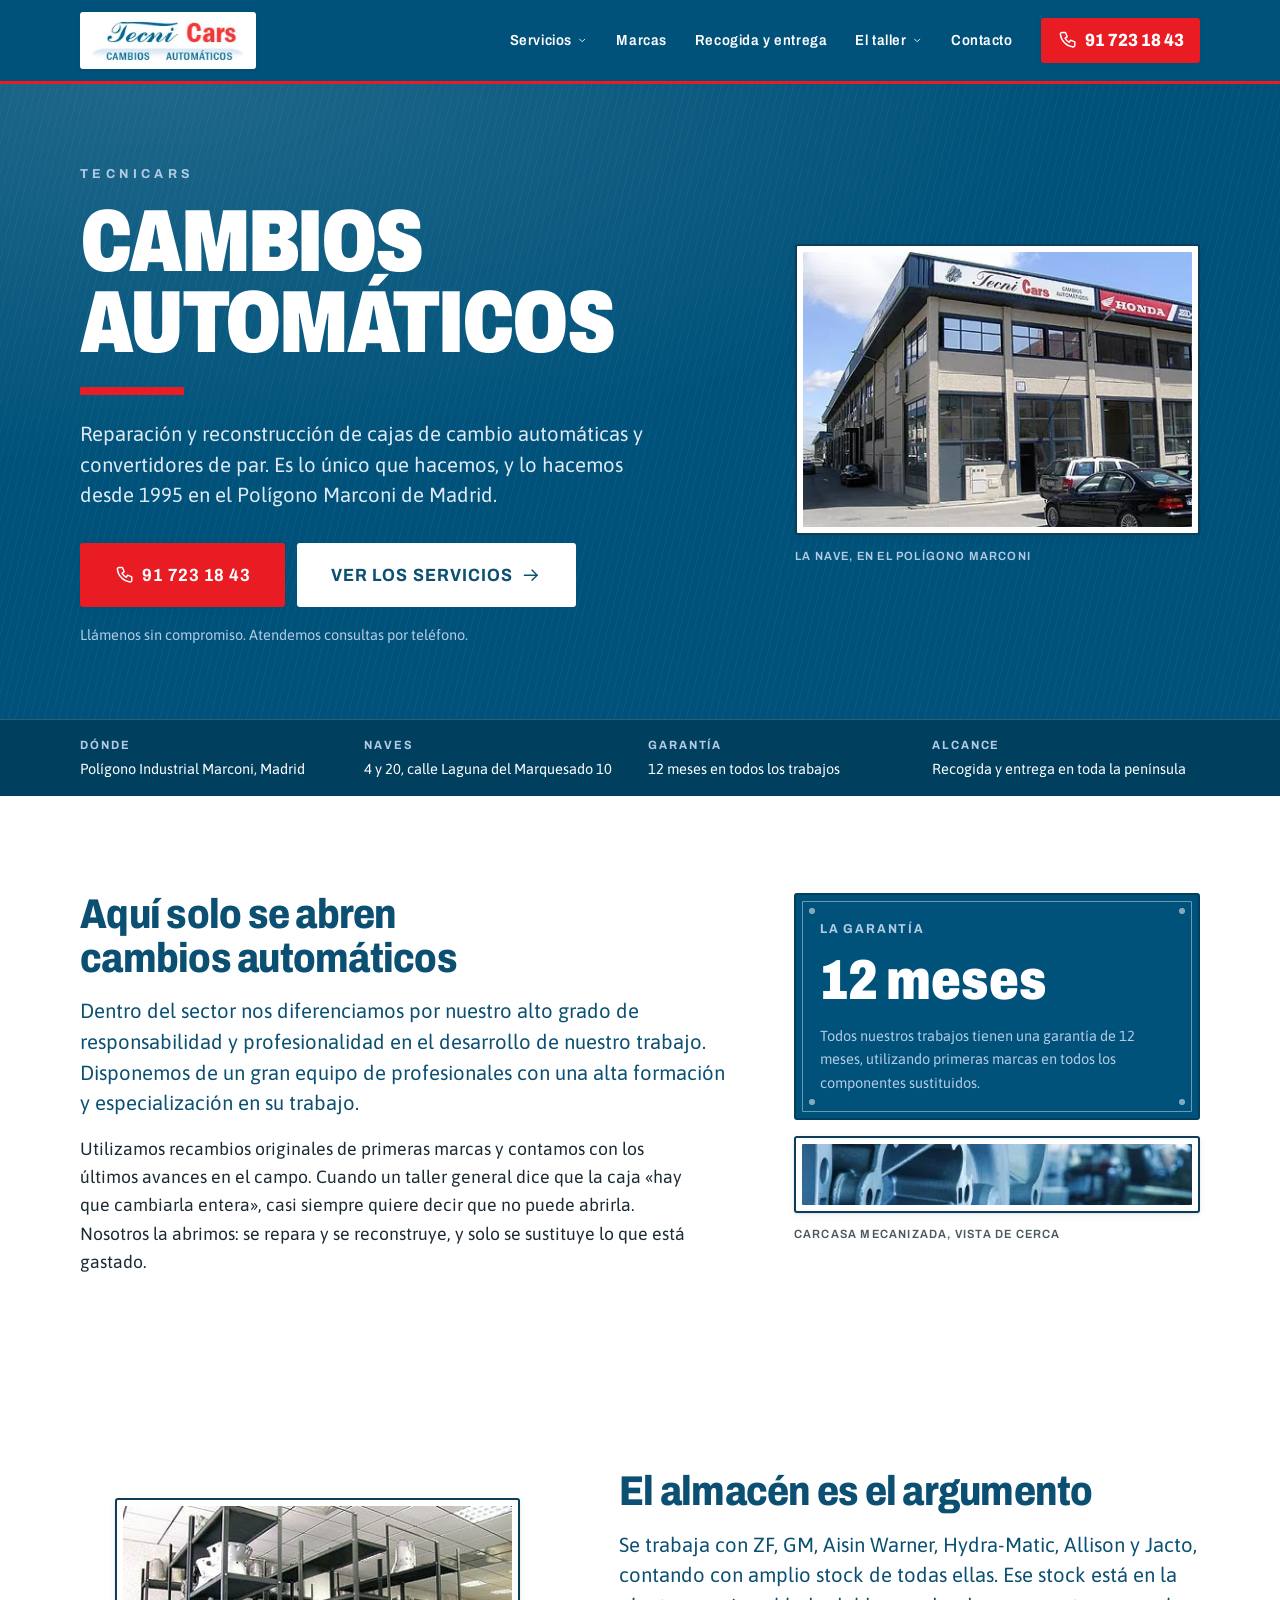
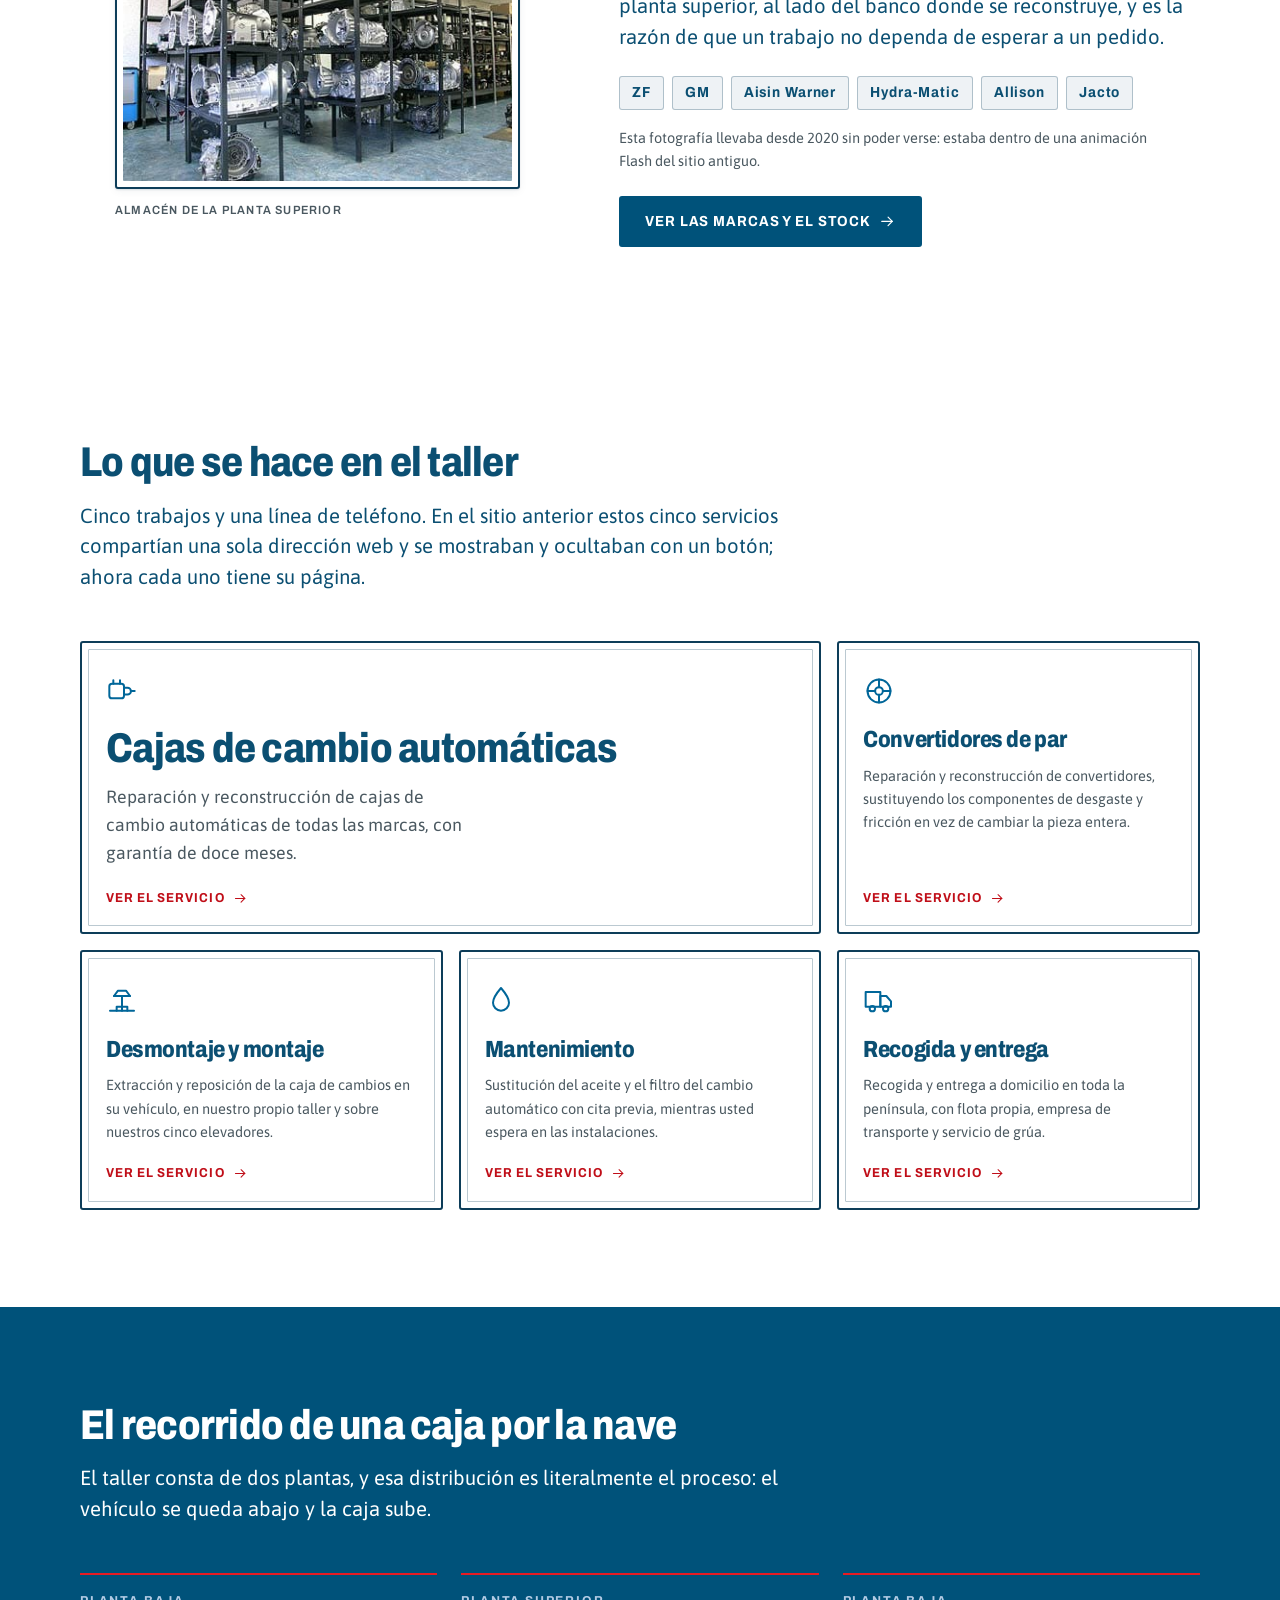
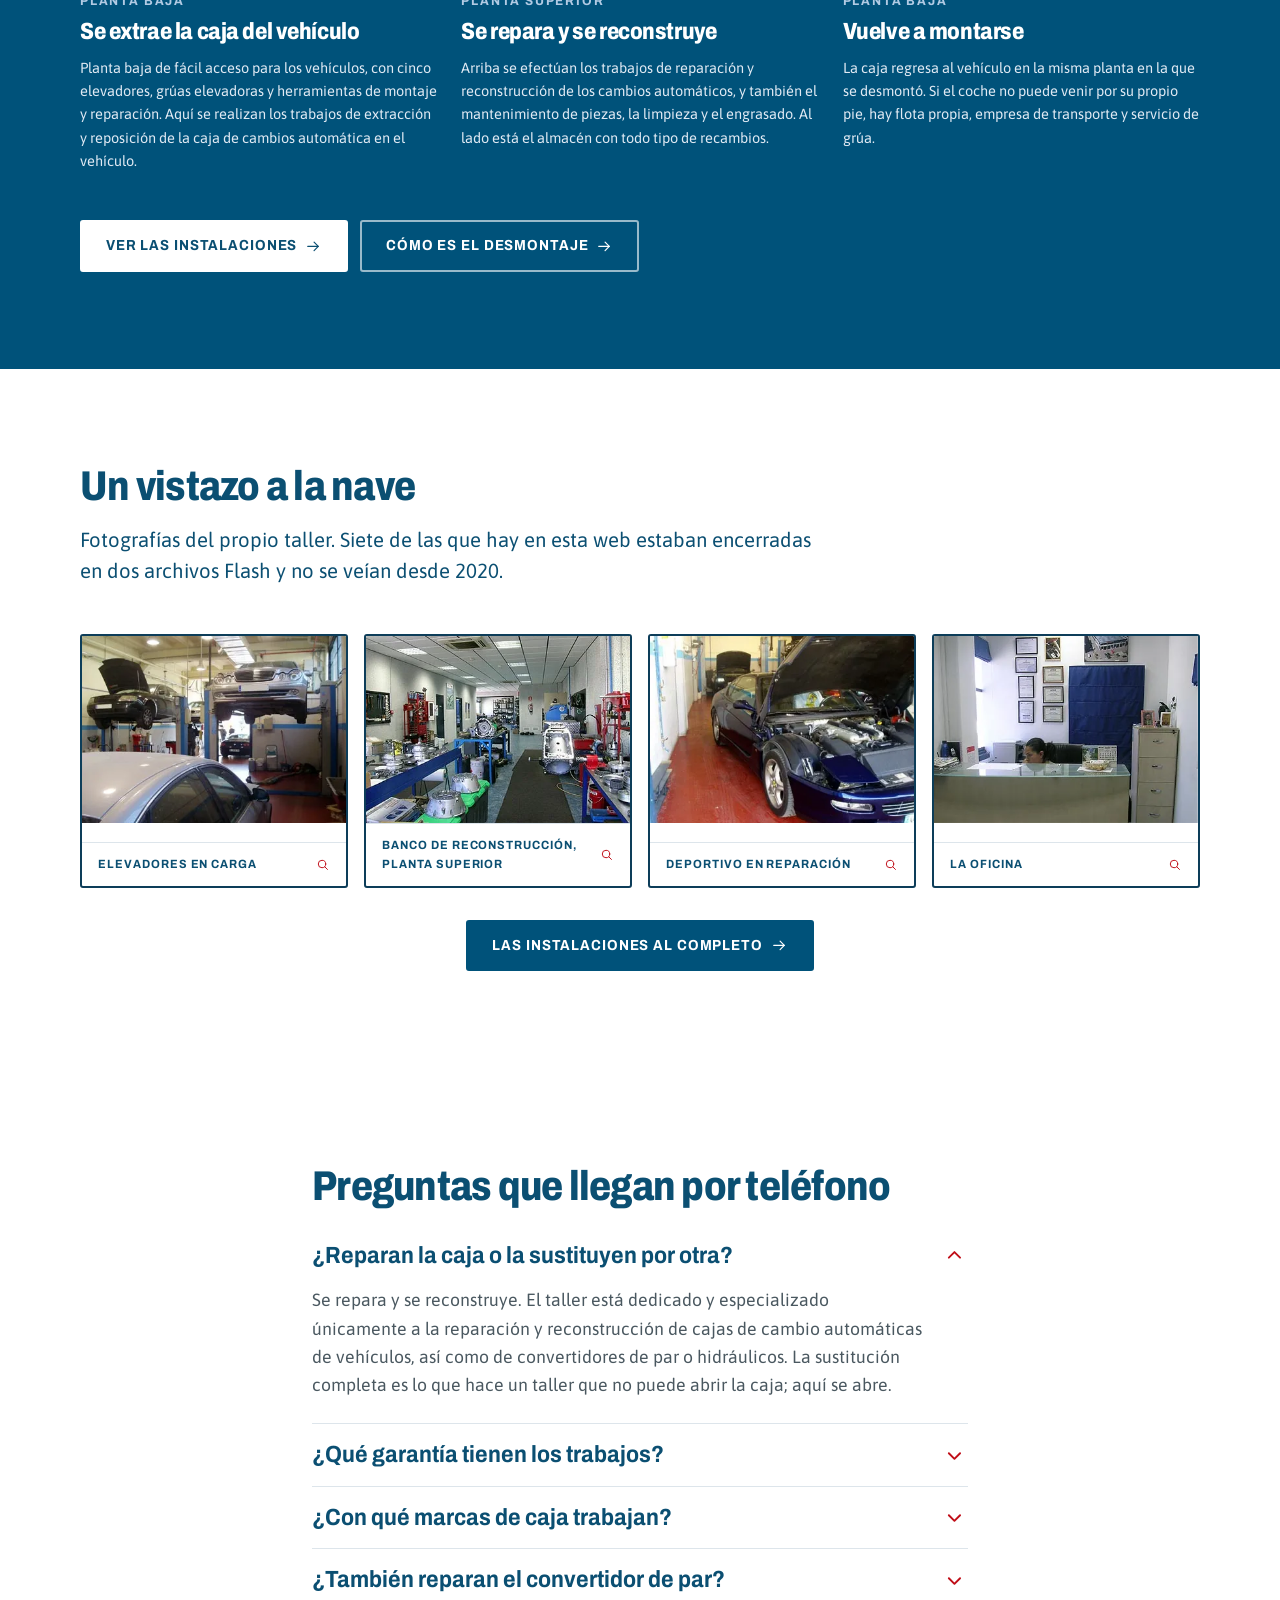
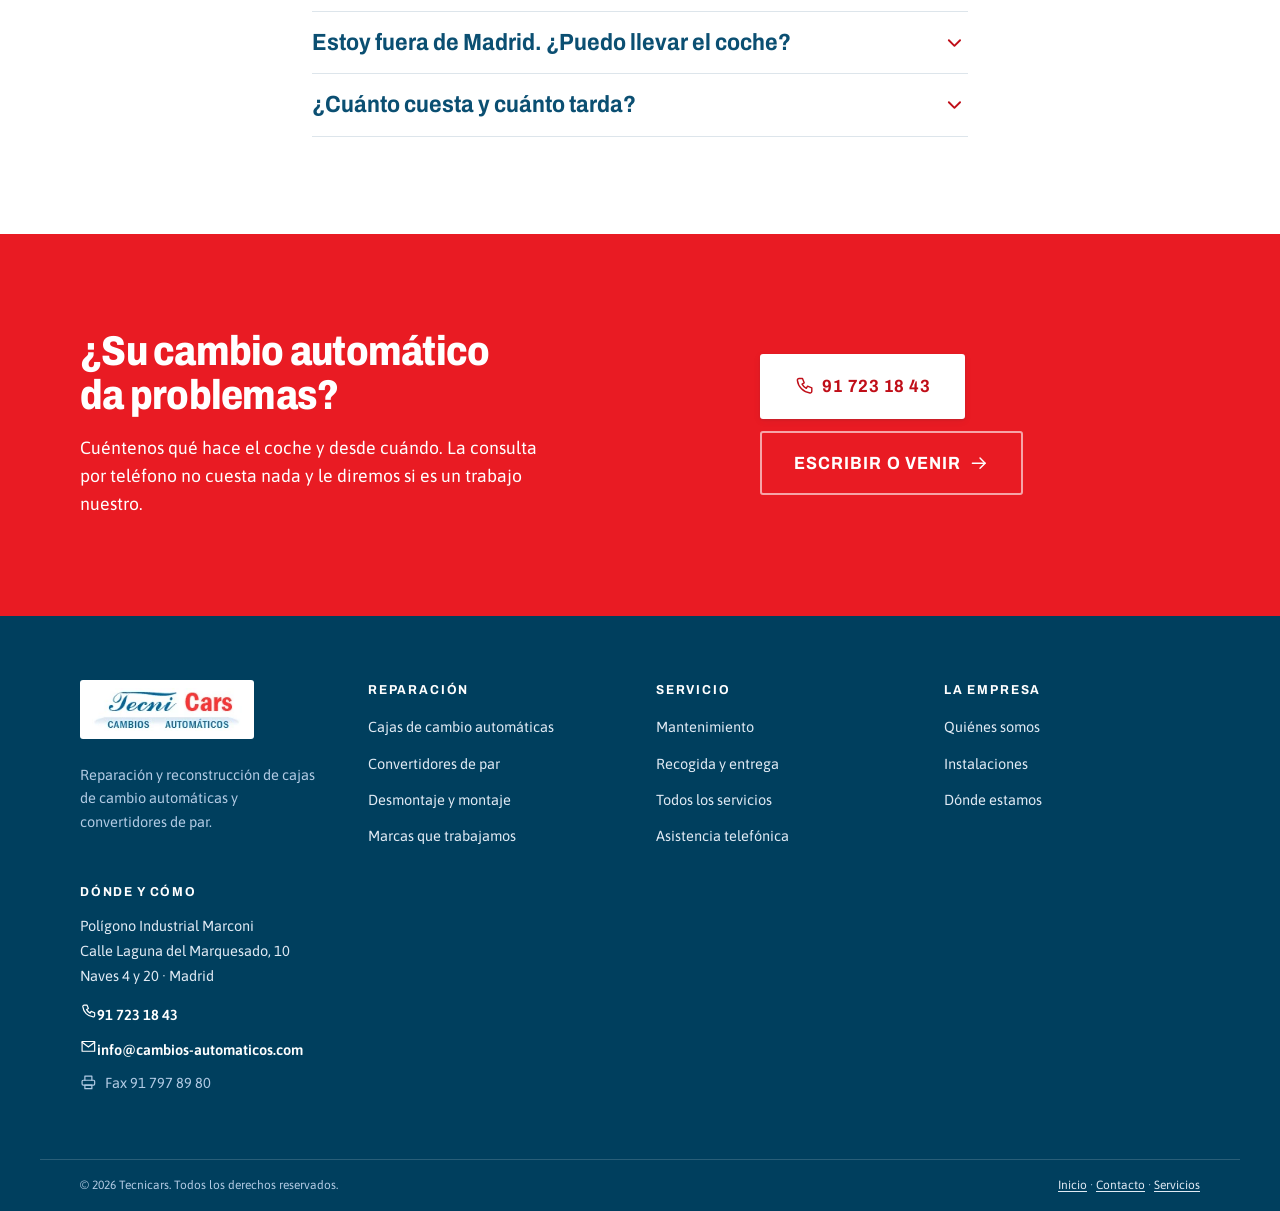
<file: index.html>
<!doctype html>
<html lang="es">
<head>
<!--
  DIRECCIÓN DE DISEÑO — «RÓTULO DE NAVE»

  TESIS: un taller que solo abre cambios automáticos se presenta con el oficio
  de su propio letrero de fachada, no con la foto oscura de motor y las tres
  tarjetas de icono que publica todo el sector.

  MUNDO PROPIO: placas esmaltadas de doble filete sobre esmalte azul #00527a,
  letra de rótulo Archivo condensada y pesada, barra roja #e91b23 de acento,
  aluminio claro para leer. Toda fotografía va montada como placa a su tamaño
  nativo: el material del dominio no pasa de 466 px y no se amplía nunca.

  RELATO: el visitante entiende en un vistazo que aquí se repara la caja en
  vez de sustituirla, lo comprueba viendo el almacén y el banco, y llama.

  PRIMER GOLPE DE VISTA: tablero azul a todo ancho, «CAMBIOS AUTOMÁTICOS» en
  letra de rótulo, teléfono en placa roja a la izquierda, fachada real montada
  a la derecha y banda de datos de nave debajo.

  FORMA: candidata 7 de 7 de la lista ordenada; tirada ae4dd6d5, en modo
  degradado (sin retadores).
-->
<meta charset="utf-8">
<meta name="viewport" content="width=device-width, initial-scale=1, viewport-fit=cover">
<title>Tecnicars · Reparación de cambios automáticos en Madrid</title>
<meta name="description" content="Taller especializado únicamente en reparar y reconstruir cajas de cambio automáticas y convertidores de par. Polígono Marconi, Madrid. Garantía de 12 meses.">
<link rel="canonical" href="https://www.cambios-automaticos.com/">
<meta property="og:type" content="website">
<meta property="og:locale" content="es_ES">
<meta property="og:site_name" content="Tecnicars Cambios Automáticos">
<meta property="og:title" content="Tecnicars · Reparación de cambios automáticos en Madrid">
<meta property="og:description" content="Taller especializado únicamente en reparar y reconstruir cajas de cambio automáticas y convertidores de par. Polígono Marconi, Madrid. Garantía de 12 meses.">
<meta property="og:url" content="https://www.cambios-automaticos.com/">
<meta property="og:image" content="https://www.cambios-automaticos.com/assets/img/og-tecnicars.jpg">
<meta property="og:image:width" content="1200">
<meta property="og:image:height" content="630">
<meta property="og:image:alt" content="Logotipo de Tecnicars Cambios Automáticos junto a la estantería del almacén de cajas de cambio.">
<meta name="twitter:card" content="summary_large_image">
<meta name="twitter:title" content="Tecnicars · Reparación de cambios automáticos en Madrid">
<meta name="twitter:description" content="Taller especializado únicamente en reparar y reconstruir cajas de cambio automáticas y convertidores de par. Polígono Marconi, Madrid. Garantía de 12 meses.">
<meta name="twitter:image" content="https://www.cambios-automaticos.com/assets/img/og-tecnicars.jpg">
<meta name="theme-color" content="#00527a">
<link rel="icon" href="favicon.svg" type="image/svg+xml">
<link rel="icon" href="favicon-32.png" sizes="32x32" type="image/png">
<link rel="apple-touch-icon" href="apple-touch-icon.png">
<link rel="preconnect" href="https://fonts.googleapis.com">
<link rel="preconnect" href="https://fonts.gstatic.com" crossorigin>
<link rel="stylesheet" href="https://fonts.googleapis.com/css2?family=Archivo:wdth,wght@62..125,400..900&amp;family=Asap:ital,wght@0,400..700;1,400..600&amp;display=swap">
<link rel="stylesheet" href="assets/css/site.css">
<!-- Marca el documento como «con JavaScript» antes de que pinte nada, para
     que las animaciones de entrada solo existan si van a poder ejecutarse.
     Sin esta clase, todo el contenido se ve de entrada, sin animación. -->
<script>document.documentElement.className+=" js";</script>

<script type="application/ld+json">[{"@context":"https://schema.org","@type":"AutoRepair","@id":"https://www.cambios-automaticos.com/#negocio","name":"Tecnicars Cambios Automáticos","alternateName":"Tecnicars","url":"https://www.cambios-automaticos.com/","telephone":"+34 91 723 18 43","faxNumber":"+34 91 797 89 80","email":"info@cambios-automaticos.com","image":"https://www.cambios-automaticos.com/assets/img/nave-exterior.jpg","logo":"https://www.cambios-automaticos.com/assets/img/logotipo-tecnicars.png","foundingDate":"1995","description":"Taller especializado únicamente en la reparación y reconstrucción de cajas de cambio automáticas y convertidores de par. Polígono Industrial Marconi, Madrid.","address":{"@type":"PostalAddress","streetAddress":"Calle Laguna del Marquesado, 10, Naves 4 y 20 (Polígono Industrial Marconi)","addressLocality":"Madrid","addressRegion":"Madrid","addressCountry":"ES"},"areaServed":[{"@type":"City","name":"Madrid"},{"@type":"Country","name":"España"}],"knowsAbout":["ZF","GM","Aisin Warner","Hydra-Matic","Allison","Jacto"],"hasOfferCatalog":{"@type":"OfferCatalog","name":"Servicios de Tecnicars","itemListElement":[{"@type":"Offer","itemOffered":{"@type":"Service","name":"Cajas de cambio automáticas","description":"Reparación y reconstrucción de cajas de cambio automáticas de todas las marcas, con garantía de doce meses."}},{"@type":"Offer","itemOffered":{"@type":"Service","name":"Convertidores de par","description":"Reparación y reconstrucción de convertidores, sustituyendo los componentes de desgaste y fricción en vez de cambiar la pieza entera."}},{"@type":"Offer","itemOffered":{"@type":"Service","name":"Desmontaje y montaje","description":"Extracción y reposición de la caja de cambios en su vehículo, en nuestro propio taller y sobre nuestros cinco elevadores."}},{"@type":"Offer","itemOffered":{"@type":"Service","name":"Mantenimiento","description":"Sustitución del aceite y el filtro del cambio automático con cita previa, mientras usted espera en las instalaciones."}},{"@type":"Offer","itemOffered":{"@type":"Service","name":"Recogida y entrega","description":"Recogida y entrega a domicilio en toda la península, con flota propia, empresa de transporte y servicio de grúa."}},{"@type":"Offer","itemOffered":{"@type":"Service","name":"Asistencia telefónica","description":"Para cualquier aclaración, no dude en ponerse en contacto con nosotros por teléfono o por correo."}}]}},{"@context":"https://schema.org","@type":"FAQPage","mainEntity":[{"@type":"Question","name":"¿Reparan la caja o la sustituyen por otra?","acceptedAnswer":{"@type":"Answer","text":"Se repara y se reconstruye. El taller está dedicado y especializado únicamente a la reparación y reconstrucción de cajas de cambio automáticas de vehículos, así como de convertidores de par o hidráulicos. La sustitución completa es lo que hace un taller que no puede abrir la caja; aquí se abre."}},{"@type":"Question","name":"¿Qué garantía tienen los trabajos?","acceptedAnswer":{"@type":"Answer","text":"Todos los trabajos tienen una garantía de 12 meses, utilizando primeras marcas en todos los componentes sustituidos."}},{"@type":"Question","name":"¿Con qué marcas de caja trabajan?","acceptedAnswer":{"@type":"Answer","text":"Algunas de las marcas con las que se trabaja son ZF, GM, Aisin Warner, Hydra-Matic, Allison y Jacto, contando con amplio stock de todas ellas. Si su caja es de otra marca, lo más rápido es preguntarlo por teléfono."}},{"@type":"Question","name":"¿También reparan el convertidor de par?","acceptedAnswer":{"@type":"Answer","text":"Sí. Se sustituyen componentes de desgaste y fricción, como la rueda libre o los discos de impacto, en lugar de reemplazar el convertidor entero."}},{"@type":"Question","name":"Estoy fuera de Madrid. ¿Puedo llevar el coche?","acceptedAnswer":{"@type":"Answer","text":"Hay recogida y entrega a domicilio en toda la península, con flota propia de vehículos, empresa de transporte y servicio de grúa. Las condiciones concretas de cada recogida se acuerdan por teléfono."}},{"@type":"Question","name":"¿Cuánto cuesta y cuánto tarda?","acceptedAnswer":{"@type":"Answer","text":"Depende por completo de la caja y de la avería, y no hay tarifas publicadas: ni el precio ni el plazo se pueden dar por escrito sin ver el vehículo. Llame al 91 723 18 43 y cuéntenos el caso."}}]}]</script>
</head>
<body class="pagina pagina--portada">
<a class="salto" href="#contenido">Saltar al contenido</a>
<header class="cabecera" data-cabecera>
  <div class="cabecera__interior">
    <span class="marca" aria-current="page"><picture><source type="image/webp" srcset="assets/img/logotipo-tecnicars.webp"><img src="assets/img/logotipo-tecnicars.png" alt="Tecnicars, cambios automáticos" width="195" height="56" fetchpriority="high" decoding="async" class="marca__logo"></picture><span class="visually-hidden">Tecnicars Cambios Automáticos, ir a la portada</span></span>
    <nav class="nav" aria-label="Navegación principal">
      <ul class="nav__lista"><li class="nav__item nav__item--mega" data-mega><button type="button" class="nav__enlace nav__enlace--boton" aria-expanded="false" aria-controls="mega-0">Servicios<svg class="ico nav__chevron" viewBox="0 0 24 24" width="24" height="24" fill="none" stroke="currentColor" stroke-width="1.7" stroke-linecap="round" stroke-linejoin="round" aria-hidden="true" focusable="false"><path d="m7 10 5 5 5-5"/></svg></button><div class="mega" id="mega-0" hidden><div class="mega__interior"><div class="mega__columna"><p class="mega__rotulo">En la caja</p><ul class="mega__lista"><li><a class="mega__enlace" href="cajas-de-cambio.html"><span class="mega__enlace-texto">Cajas de cambio automáticas</span><span class="mega__enlace-desc">Reparación y reconstrucción de todas las marcas, con garantía de 12 meses.</span></a></li><li><a class="mega__enlace" href="convertidores.html"><span class="mega__enlace-texto">Convertidores de par</span><span class="mega__enlace-desc">Rueda libre, discos de impacto y demás componentes de desgaste y fricción.</span></a></li></ul></div><div class="mega__columna"><p class="mega__rotulo">En el vehículo</p><ul class="mega__lista"><li><a class="mega__enlace" href="desmontaje-y-montaje.html"><span class="mega__enlace-texto">Desmontaje y montaje</span><span class="mega__enlace-desc">Extracción y reposición de la caja en la planta baja, con cinco elevadores.</span></a></li><li><a class="mega__enlace" href="mantenimiento.html"><span class="mega__enlace-texto">Mantenimiento</span><span class="mega__enlace-desc">Sustitución de aceite y filtro con cita previa, mientras usted espera.</span></a></li></ul></div><div class="mega__columna"><p class="mega__rotulo">Ver todo</p><ul class="mega__lista"><li><a class="mega__enlace" href="servicios.html"><span class="mega__enlace-texto">Los seis servicios</span><span class="mega__enlace-desc">Índice completo de lo que se hace en el taller, en una sola página.</span></a></li></ul></div><div class="mega__destacado"><img src="assets/img/caja-abierta-banco.jpg" alt="Carcasa de una caja de cambios automática abierta sobre el banco de trabajo." width="164" height="123" loading="lazy" decoding="async" class="mega__img"><p class="mega__destacado-titulo">Solo cambios automáticos</p><p class="mega__destacado-texto">No somos un taller general que además toca automáticos. Es lo único que hacemos.</p></div></div></div></li><li class="nav__item"><a class="nav__enlace" href="marcas.html">Marcas</a></li><li class="nav__item"><a class="nav__enlace" href="recogida-y-entrega.html">Recogida y entrega</a></li><li class="nav__item nav__item--mega" data-mega><button type="button" class="nav__enlace nav__enlace--boton" aria-expanded="false" aria-controls="mega-3">El taller<svg class="ico nav__chevron" viewBox="0 0 24 24" width="24" height="24" fill="none" stroke="currentColor" stroke-width="1.7" stroke-linecap="round" stroke-linejoin="round" aria-hidden="true" focusable="false"><path d="m7 10 5 5 5-5"/></svg></button><div class="mega" id="mega-3" hidden><div class="mega__interior"><div class="mega__columna"><p class="mega__rotulo">Quiénes somos</p><ul class="mega__lista"><li><a class="mega__enlace" href="empresa.html"><span class="mega__enlace-texto">La empresa</span><span class="mega__enlace-desc">Especialización, equipo y forma de trabajar desde 1995.</span></a></li></ul></div><div class="mega__columna"><p class="mega__rotulo">Dónde se trabaja</p><ul class="mega__lista"><li><a class="mega__enlace" href="instalaciones.html"><span class="mega__enlace-texto">Instalaciones</span><span class="mega__enlace-desc">Las dos plantas, la oficina y el exterior de la nave, en fotografías.</span></a></li><li><a class="mega__enlace" href="contacto.html#asistencia"><span class="mega__enlace-texto">Asistencia telefónica</span><span class="mega__enlace-desc">Para cualquier aclaración, sin necesidad de acercarse.</span></a></li></ul></div><div class="mega__destacado"><img src="assets/img/almacen-cajas-estanteria.jpg" alt="Estanterías metálicas de la planta superior llenas de cajas de cambio automáticas completas." width="405" height="286" loading="lazy" decoding="async" class="mega__img"><p class="mega__destacado-titulo">Fotografías rescatadas</p><p class="mega__destacado-texto">Siete imágenes del taller llevaban desde 2020 encerradas en dos archivos Flash. Vuelven a verse.</p></div></div></div></li><li class="nav__item"><a class="nav__enlace" href="contacto.html">Contacto</a></li></ul>
    </nav>
    <div class="cabecera__acciones">
      <a class="placa-tel" href="tel:+34917231843" aria-label="Llamar al 91 723 18 43"><svg class="ico" viewBox="0 0 24 24" width="24" height="24" fill="none" stroke="currentColor" stroke-width="1.7" stroke-linecap="round" stroke-linejoin="round" aria-hidden="true" focusable="false"><path d="M6 3h4l2 5-2.5 1.5a12 12 0 0 0 5 5L16 12l5 2v4a2 2 0 0 1-2.2 2A17 17 0 0 1 4 5.2 2 2 0 0 1 6 3Z"/></svg><span>91 723 18 43</span></a>
      <button type="button" class="cajon-boton" aria-expanded="false" aria-controls="cajon" data-abrir-cajon><svg class="ico" viewBox="0 0 24 24" width="24" height="24" fill="none" stroke="currentColor" stroke-width="1.7" stroke-linecap="round" stroke-linejoin="round" aria-hidden="true" focusable="false"><path d="M3 6h18M3 12h18M3 18h18"/></svg><span>Menú</span></button>
    </div>
  </div>
    <noscript><nav class="nav-sin-js" aria-label="Navegación completa"><ul><li><a href="cajas-de-cambio.html">Cajas de cambio automáticas</a></li><li><a href="convertidores.html">Convertidores de par</a></li><li><a href="desmontaje-y-montaje.html">Desmontaje y montaje</a></li><li><a href="mantenimiento.html">Mantenimiento</a></li><li><a href="servicios.html">Los seis servicios</a></li><li><a href="marcas.html">Marcas</a></li><li><a href="recogida-y-entrega.html">Recogida y entrega</a></li><li><a href="empresa.html">La empresa</a></li><li><a href="instalaciones.html">Instalaciones</a></li><li><a href="contacto.html#asistencia">Asistencia telefónica</a></li><li><a href="contacto.html">Contacto</a></li></ul></nav></noscript>
</header>
<div class="cajon-velo" data-velo hidden></div>
<div class="cajon" id="cajon" hidden>
  <div class="cajon__cabeza">
    <p class="cajon__rotulo">Menú</p>
    <button type="button" class="cajon__cerrar" data-cerrar-cajon><svg class="ico" viewBox="0 0 24 24" width="24" height="24" fill="none" stroke="currentColor" stroke-width="1.7" stroke-linecap="round" stroke-linejoin="round" aria-hidden="true" focusable="false"><path d="M5 5 19 19M19 5 5 19"/></svg><span class="visually-hidden">Cerrar el menú</span></button>
  </div>
  <nav class="cajon__nav" aria-label="Navegación del menú lateral">
    <div class="acordeon cajon__acordeon"><details class="acordeon__item"><summary class="acordeon__cabeza"><span class="acordeon__titulo">Servicios</span><span class="acordeon__signo" aria-hidden="true"><svg class="ico" viewBox="0 0 24 24" width="24" height="24" fill="none" stroke="currentColor" stroke-width="1.7" stroke-linecap="round" stroke-linejoin="round" aria-hidden="true" focusable="false"><path d="m7 10 5 5 5-5"/></svg></span></summary><div class="acordeon__cuerpo"><ul class="cajon__lista"><li><a href="cajas-de-cambio.html">Cajas de cambio automáticas</a></li><li><a href="convertidores.html">Convertidores de par</a></li><li><a href="desmontaje-y-montaje.html">Desmontaje y montaje</a></li><li><a href="mantenimiento.html">Mantenimiento</a></li><li><a href="servicios.html">Los seis servicios</a></li></ul></div></details></div><a class="cajon__directo" href="marcas.html">Marcas<svg class="ico" viewBox="0 0 24 24" width="24" height="24" fill="none" stroke="currentColor" stroke-width="1.7" stroke-linecap="round" stroke-linejoin="round" aria-hidden="true" focusable="false"><path d="M4 12h15"/><path d="m13 6 6 6-6 6"/></svg></a><a class="cajon__directo" href="recogida-y-entrega.html">Recogida y entrega<svg class="ico" viewBox="0 0 24 24" width="24" height="24" fill="none" stroke="currentColor" stroke-width="1.7" stroke-linecap="round" stroke-linejoin="round" aria-hidden="true" focusable="false"><path d="M4 12h15"/><path d="m13 6 6 6-6 6"/></svg></a><div class="acordeon cajon__acordeon"><details class="acordeon__item"><summary class="acordeon__cabeza"><span class="acordeon__titulo">El taller</span><span class="acordeon__signo" aria-hidden="true"><svg class="ico" viewBox="0 0 24 24" width="24" height="24" fill="none" stroke="currentColor" stroke-width="1.7" stroke-linecap="round" stroke-linejoin="round" aria-hidden="true" focusable="false"><path d="m7 10 5 5 5-5"/></svg></span></summary><div class="acordeon__cuerpo"><ul class="cajon__lista"><li><a href="empresa.html">La empresa</a></li><li><a href="instalaciones.html">Instalaciones</a></li><li><a href="contacto.html#asistencia">Asistencia telefónica</a></li></ul></div></details></div><a class="cajon__directo" href="contacto.html">Contacto<svg class="ico" viewBox="0 0 24 24" width="24" height="24" fill="none" stroke="currentColor" stroke-width="1.7" stroke-linecap="round" stroke-linejoin="round" aria-hidden="true" focusable="false"><path d="M4 12h15"/><path d="m13 6 6 6-6 6"/></svg></a>
  </nav>
  <div class="cajon__contacto">
    <a class="boton boton--rojo boton--ancho" href="tel:+34917231843"><svg class="ico" viewBox="0 0 24 24" width="24" height="24" fill="none" stroke="currentColor" stroke-width="1.7" stroke-linecap="round" stroke-linejoin="round" aria-hidden="true" focusable="false"><path d="M6 3h4l2 5-2.5 1.5a12 12 0 0 0 5 5L16 12l5 2v4a2 2 0 0 1-2.2 2A17 17 0 0 1 4 5.2 2 2 0 0 1 6 3Z"/></svg><span>Llamar al 91 723 18 43</span></a>
    <a class="boton boton--linea boton--ancho" href="contacto.html" data-correo="info|cambios-automaticos.com"><svg class="ico" viewBox="0 0 24 24" width="24" height="24" fill="none" stroke="currentColor" stroke-width="1.7" stroke-linecap="round" stroke-linejoin="round" aria-hidden="true" focusable="false"><path d="M3 5h18v14H3z"/><path d="m3 6 9 7 9-7"/></svg><span data-correo-texto>Escribir un correo</span></a>
    <p class="cajon__direccion">Calle Laguna del Marquesado, 10, Naves 4 y 20<br>Polígono Industrial Marconi, Madrid</p>
  </div>
</div>
<main id="contenido">
<section class="tablero" aria-labelledby="tablero-titulo">
  <div class="tablero__interior">
    <div class="tablero__texto">
      <p class="tablero__marca">Tecnicars</p>
      <h1 class="tablero__titulo" id="tablero-titulo">Cambios<br>automáticos</h1>
      <p class="tablero__bajada">Reparación y reconstrucción de cajas de cambio automáticas y convertidores de par. Es lo único que hacemos, y lo hacemos desde 1995 en el Polígono Marconi de Madrid.</p>
      <div class="tablero__acciones">
        <a class="boton boton--rojo boton--grande" href="tel:+34917231843" aria-label="Llamar al 91 723 18 43"><svg class="ico" viewBox="0 0 24 24" width="24" height="24" fill="none" stroke="currentColor" stroke-width="1.7" stroke-linecap="round" stroke-linejoin="round" aria-hidden="true" focusable="false"><path d="M6 3h4l2 5-2.5 1.5a12 12 0 0 0 5 5L16 12l5 2v4a2 2 0 0 1-2.2 2A17 17 0 0 1 4 5.2 2 2 0 0 1 6 3Z"/></svg><span>91 723 18 43</span></a>
        <a class="boton boton--claro boton--grande" href="servicios.html">Ver los servicios<svg class="ico" viewBox="0 0 24 24" width="24" height="24" fill="none" stroke="currentColor" stroke-width="1.7" stroke-linecap="round" stroke-linejoin="round" aria-hidden="true" focusable="false"><path d="M4 12h15"/><path d="m13 6 6 6-6 6"/></svg></a>
      </div>
      <p class="tablero__nota">Llámenos sin compromiso. Atendemos consultas por teléfono.</p>
    </div>
    <div class="tablero__placa">
      <figure class="placa-foto" style="--ancho-nativo:405px"><div class="placa-foto__marco"><picture><source type="image/webp" srcset="assets/img/nave-exterior.webp"><img src="assets/img/nave-exterior.jpg" alt="Fachada de la nave de Tecnicars en el Polígono Industrial Marconi, con el rótulo azul y rojo de la empresa sobre la entrada." width="405" height="286" fetchpriority="high" decoding="async"></picture></div><figcaption class="placa-foto__pie">La nave, en el Polígono Marconi</figcaption></figure>
    </div>
  </div>
  <div class="tablero__banda">
    <ul class="banda-datos">
      <li><span class="banda-datos__clave">Dónde</span><span class="banda-datos__valor">Polígono Industrial Marconi, Madrid</span></li>
      <li><span class="banda-datos__clave">Naves</span><span class="banda-datos__valor">4 y 20, calle Laguna del Marquesado 10</span></li>
      <li><span class="banda-datos__clave">Garantía</span><span class="banda-datos__valor">12 meses en todos los trabajos</span></li>
      <li><span class="banda-datos__clave">Alcance</span><span class="banda-datos__valor">Recogida y entrega en toda la península</span></li>
    </ul>
  </div>
</section>
<section class="seccion seccion--especialidad" aria-labelledby="t-especialidad">
  <div class="contenedor">
    <div class="dos-columnas">
      <div class="dos-columnas__principal">
        <h2 class="titular" id="t-especialidad">Aquí solo se abren cambios automáticos</h2>
        <p class="parrafo parrafo--guia">Dentro del sector nos diferenciamos por nuestro alto grado de responsabilidad y profesionalidad en el desarrollo de nuestro trabajo. Disponemos de un gran equipo de profesionales con una alta formación y especialización en su trabajo.</p>
        <p class="parrafo">Utilizamos recambios originales de primeras marcas y contamos con los últimos avances en el campo. Cuando un taller general dice que la caja «hay que cambiarla entera», casi siempre quiere decir que no puede abrirla. Nosotros la abrimos: se repara y se reconstruye, y solo se sustituye lo que está gastado.</p>
      </div>
      <aside class="dos-columnas__lado">
<div class="placa placa--azul destaque"><p class="destaque__rotulo">La garantía</p><p class="destaque__cifra">12 meses</p><p class="destaque__texto">Todos nuestros trabajos tienen una garantía de 12 meses, utilizando primeras marcas en todos los componentes sustituidos.</p></div>
    <figure class="placa-foto placa-foto--lado" style="--ancho-nativo:466px"><div class="placa-foto__marco"><picture><source type="image/webp" srcset="assets/img/detalle-carcasa.webp"><img src="assets/img/detalle-carcasa.jpg" alt="Detalle en primer plano de la carcasa de aluminio de una caja de cambios automática, con el mecanizado a la vista." width="466" height="73" loading="lazy" decoding="async"></picture></div><figcaption class="placa-foto__pie">Carcasa mecanizada, vista de cerca</figcaption></figure>
      </aside>
    </div>
  </div>
</section>
<section class="seccion seccion--prueba" aria-labelledby="t-prueba">
  <div class="contenedor">
    <div class="prueba">
      <div class="prueba__foto">
        <figure class="placa-foto" style="--ancho-nativo:405px"><div class="placa-foto__marco"><img src="assets/img/almacen-cajas-estanteria.jpg" alt="Estanterías metálicas de cuatro alturas llenas de cajas de cambio automáticas completas, ordenadas por modelo." width="405" height="286" loading="lazy" decoding="async"></div><figcaption class="placa-foto__pie">Almacén de la planta superior</figcaption></figure>
      </div>
      <div class="prueba__texto">
        <h2 class="titular" id="t-prueba">El almacén es el argumento</h2>
        <p class="parrafo parrafo--guia">Se trabaja con ZF, GM, Aisin Warner, Hydra-Matic, Allison y Jacto, contando con amplio stock de todas ellas. Ese stock está en la planta superior, al lado del banco donde se reconstruye, y es la razón de que un trabajo no dependa de esperar a un pedido.</p>
        <ul class="lista-marcas">
<li>ZF</li><li>GM</li><li>Aisin Warner</li><li>Hydra-Matic</li><li>Allison</li><li>Jacto</li>
        </ul>
        <p class="parrafo parrafo--pequeno">Esta fotografía llevaba desde 2020 sin poder verse: estaba dentro de una animación Flash del sitio antiguo.</p>
        <a class="boton boton--azul" href="marcas.html">Ver las marcas y el stock<svg class="ico" viewBox="0 0 24 24" width="24" height="24" fill="none" stroke="currentColor" stroke-width="1.7" stroke-linecap="round" stroke-linejoin="round" aria-hidden="true" focusable="false"><path d="M4 12h15"/><path d="m13 6 6 6-6 6"/></svg></a>
      </div>
    </div>
  </div>
</section>
<section class="seccion seccion--servicios" aria-labelledby="t-servicios">
  <div class="contenedor">
    <div class="cabeza-seccion">
      <h2 class="titular" id="t-servicios">Lo que se hace en el taller</h2>
      <p class="parrafo parrafo--guia">Cinco trabajos y una línea de teléfono. En el sitio anterior estos cinco servicios compartían una sola dirección web y se mostraban y ocultaban con un botón; ahora cada uno tiene su página.</p>
    </div>
    <div class="rejilla-servicios">
<div class="placa placa--blanco placa-enlace placa-enlace--ancha"><span class="placa-enlace__ico"><svg class="ico" viewBox="0 0 24 24" width="24" height="24" fill="none" stroke="currentColor" stroke-width="1.7" stroke-linecap="round" stroke-linejoin="round" aria-hidden="true" focusable="false"><rect x="2.5" y="6.5" width="11" height="11" rx="2"/><path d="M13.5 9.5h2.6a2.6 2.6 0 0 1 0 5.2h-2.6"/><path d="M18.7 12H21.5"/><path d="M5.5 6.5V4M10.5 6.5V4"/></svg></span><h3 class="placa-enlace__titulo"><a class="placa-enlace__zona" href="cajas-de-cambio.html">Cajas de cambio automáticas</a></h3><p class="placa-enlace__texto">Reparación y reconstrucción de cajas de cambio automáticas de todas las marcas, con garantía de doce meses.</p><span class="placa-enlace__pie" aria-hidden="true">Ver el servicio<svg class="ico" viewBox="0 0 24 24" width="24" height="24" fill="none" stroke="currentColor" stroke-width="1.7" stroke-linecap="round" stroke-linejoin="round" aria-hidden="true" focusable="false"><path d="M4 12h15"/><path d="m13 6 6 6-6 6"/></svg></span></div><div class="placa placa--blanco placa-enlace"><span class="placa-enlace__ico"><svg class="ico" viewBox="0 0 24 24" width="24" height="24" fill="none" stroke="currentColor" stroke-width="1.7" stroke-linecap="round" stroke-linejoin="round" aria-hidden="true" focusable="false"><circle cx="12" cy="12" r="8.6"/><circle cx="12" cy="12" r="2.9"/><path d="M12 3.4v5.7M12 14.9v5.7M3.4 12h5.7M14.9 12h5.7"/></svg></span><h3 class="placa-enlace__titulo"><a class="placa-enlace__zona" href="convertidores.html">Convertidores de par</a></h3><p class="placa-enlace__texto">Reparación y reconstrucción de convertidores, sustituyendo los componentes de desgaste y fricción en vez de cambiar la pieza entera.</p><span class="placa-enlace__pie" aria-hidden="true">Ver el servicio<svg class="ico" viewBox="0 0 24 24" width="24" height="24" fill="none" stroke="currentColor" stroke-width="1.7" stroke-linecap="round" stroke-linejoin="round" aria-hidden="true" focusable="false"><path d="M4 12h15"/><path d="m13 6 6 6-6 6"/></svg></span></div><div class="placa placa--blanco placa-enlace"><span class="placa-enlace__ico"><svg class="ico" viewBox="0 0 24 24" width="24" height="24" fill="none" stroke="currentColor" stroke-width="1.7" stroke-linecap="round" stroke-linejoin="round" aria-hidden="true" focusable="false"><path d="M3 20h18"/><path d="M12 20V9"/><path d="M6 9h12"/><path d="M6 9 9 5h6l3 4"/><path d="M8 20v-3h8v3"/></svg></span><h3 class="placa-enlace__titulo"><a class="placa-enlace__zona" href="desmontaje-y-montaje.html">Desmontaje y montaje</a></h3><p class="placa-enlace__texto">Extracción y reposición de la caja de cambios en su vehículo, en nuestro propio taller y sobre nuestros cinco elevadores.</p><span class="placa-enlace__pie" aria-hidden="true">Ver el servicio<svg class="ico" viewBox="0 0 24 24" width="24" height="24" fill="none" stroke="currentColor" stroke-width="1.7" stroke-linecap="round" stroke-linejoin="round" aria-hidden="true" focusable="false"><path d="M4 12h15"/><path d="m13 6 6 6-6 6"/></svg></span></div><div class="placa placa--blanco placa-enlace"><span class="placa-enlace__ico"><svg class="ico" viewBox="0 0 24 24" width="24" height="24" fill="none" stroke="currentColor" stroke-width="1.7" stroke-linecap="round" stroke-linejoin="round" aria-hidden="true" focusable="false"><path d="M12 3s6 7 6 11a6 6 0 0 1-12 0c0-4 6-11 6-11Z"/></svg></span><h3 class="placa-enlace__titulo"><a class="placa-enlace__zona" href="mantenimiento.html">Mantenimiento</a></h3><p class="placa-enlace__texto">Sustitución del aceite y el filtro del cambio automático con cita previa, mientras usted espera en las instalaciones.</p><span class="placa-enlace__pie" aria-hidden="true">Ver el servicio<svg class="ico" viewBox="0 0 24 24" width="24" height="24" fill="none" stroke="currentColor" stroke-width="1.7" stroke-linecap="round" stroke-linejoin="round" aria-hidden="true" focusable="false"><path d="M4 12h15"/><path d="m13 6 6 6-6 6"/></svg></span></div><div class="placa placa--blanco placa-enlace"><span class="placa-enlace__ico"><svg class="ico" viewBox="0 0 24 24" width="24" height="24" fill="none" stroke="currentColor" stroke-width="1.7" stroke-linecap="round" stroke-linejoin="round" aria-hidden="true" focusable="false"><path d="M2 6h11v11H2z"/><path d="M13 9h4.5l3.5 4v4h-8z"/><circle cx="7" cy="18.5" r="2"/><circle cx="17" cy="18.5" r="2"/></svg></span><h3 class="placa-enlace__titulo"><a class="placa-enlace__zona" href="recogida-y-entrega.html">Recogida y entrega</a></h3><p class="placa-enlace__texto">Recogida y entrega a domicilio en toda la península, con flota propia, empresa de transporte y servicio de grúa.</p><span class="placa-enlace__pie" aria-hidden="true">Ver el servicio<svg class="ico" viewBox="0 0 24 24" width="24" height="24" fill="none" stroke="currentColor" stroke-width="1.7" stroke-linecap="round" stroke-linejoin="round" aria-hidden="true" focusable="false"><path d="M4 12h15"/><path d="m13 6 6 6-6 6"/></svg></span></div>
    </div>
  </div>
</section>
<section class="seccion seccion--recorrido" aria-labelledby="t-recorrido">
  <div class="contenedor">
    <div class="cabeza-seccion cabeza-seccion--clara">
      <h2 class="titular titular--claro" id="t-recorrido">El recorrido de una caja por la nave</h2>
      <p class="parrafo parrafo--claro parrafo--guia">El taller consta de dos plantas, y esa distribución es literalmente el proceso: el vehículo se queda abajo y la caja sube.</p>
    </div>
    <ol class="recorrido">
      <li class="recorrido__paso">
        <p class="recorrido__planta">Planta baja</p>
        <h3 class="recorrido__titulo">Se extrae la caja del vehículo</h3>
        <p class="recorrido__texto">Planta baja de fácil acceso para los vehículos, con cinco elevadores, grúas elevadoras y herramientas de montaje y reparación. Aquí se realizan los trabajos de extracción y reposición de la caja de cambios automática en el vehículo.</p>
      </li>
      <li class="recorrido__paso">
        <p class="recorrido__planta">Planta superior</p>
        <h3 class="recorrido__titulo">Se repara y se reconstruye</h3>
        <p class="recorrido__texto">Arriba se efectúan los trabajos de reparación y reconstrucción de los cambios automáticos, y también el mantenimiento de piezas, la limpieza y el engrasado. Al lado está el almacén con todo tipo de recambios.</p>
      </li>
      <li class="recorrido__paso">
        <p class="recorrido__planta">Planta baja</p>
        <h3 class="recorrido__titulo">Vuelve a montarse</h3>
        <p class="recorrido__texto">La caja regresa al vehículo en la misma planta en la que se desmontó. Si el coche no puede venir por su propio pie, hay flota propia, empresa de transporte y servicio de grúa.</p>
      </li>
    </ol>
    <div class="recorrido__pie">
      <a class="boton boton--claro" href="instalaciones.html">Ver las instalaciones<svg class="ico" viewBox="0 0 24 24" width="24" height="24" fill="none" stroke="currentColor" stroke-width="1.7" stroke-linecap="round" stroke-linejoin="round" aria-hidden="true" focusable="false"><path d="M4 12h15"/><path d="m13 6 6 6-6 6"/></svg></a>
      <a class="boton boton--linea-claro" href="desmontaje-y-montaje.html">Cómo es el desmontaje<svg class="ico" viewBox="0 0 24 24" width="24" height="24" fill="none" stroke="currentColor" stroke-width="1.7" stroke-linecap="round" stroke-linejoin="round" aria-hidden="true" focusable="false"><path d="M4 12h15"/><path d="m13 6 6 6-6 6"/></svg></a>
    </div>
  </div>
</section>
<section class="seccion seccion--vistazo" aria-labelledby="t-vistazo">
  <div class="contenedor">
    <div class="cabeza-seccion">
      <h2 class="titular" id="t-vistazo">Un vistazo a la nave</h2>
      <p class="parrafo parrafo--guia">Fotografías del propio taller. Siete de las que hay en esta web estaban encerradas en dos archivos Flash y no se veían desde 2020.</p>
    </div>
    <ul class="galeria galeria--cuatro" data-galeria><li class="galeria__item"><a class="galeria__enlace" href="assets/img/planta-baja-elevadores.jpg" data-visor="0" data-pie="Elevadores en carga" data-alt="Dos vehículos subidos en elevadores de la planta baja, con un tercer coche esperando en el suelo rojo del taller."><picture><source type="image/webp" srcset="assets/img/planta-baja-elevadores.webp"><img src="assets/img/planta-baja-elevadores.jpg" alt="Dos vehículos subidos en elevadores de la planta baja, con un tercer coche esperando en el suelo rojo del taller." width="405" height="286" loading="lazy" decoding="async" class="galeria__img"></picture><span class="galeria__pie">Elevadores en carga<span class="galeria__lupa" aria-hidden="true"><svg class="ico" viewBox="0 0 24 24" width="24" height="24" fill="none" stroke="currentColor" stroke-width="1.7" stroke-linecap="round" stroke-linejoin="round" aria-hidden="true" focusable="false"><circle cx="10.5" cy="10.5" r="6.5"/><path d="m15.5 15.5 4.5 4.5"/></svg></span></span><span class="galeria__medidas" aria-hidden="true">405×286</span></a></li><li class="galeria__item"><a class="galeria__enlace" href="assets/img/planta-alta-taller.jpg" data-visor="1" data-pie="Banco de reconstrucción, planta superior" data-alt="Planta superior del taller: bancos azules a ambos lados, carcasas de cambio desmontadas sobre las mesas y prensa roja al fondo."><picture><source type="image/webp" srcset="assets/img/planta-alta-taller.webp"><img src="assets/img/planta-alta-taller.jpg" alt="Planta superior del taller: bancos azules a ambos lados, carcasas de cambio desmontadas sobre las mesas y prensa roja al fondo." width="405" height="286" loading="lazy" decoding="async" class="galeria__img"></picture><span class="galeria__pie">Banco de reconstrucción, planta superior<span class="galeria__lupa" aria-hidden="true"><svg class="ico" viewBox="0 0 24 24" width="24" height="24" fill="none" stroke="currentColor" stroke-width="1.7" stroke-linecap="round" stroke-linejoin="round" aria-hidden="true" focusable="false"><circle cx="10.5" cy="10.5" r="6.5"/><path d="m15.5 15.5 4.5 4.5"/></svg></span></span><span class="galeria__medidas" aria-hidden="true">405×286</span></a></li><li class="galeria__item"><a class="galeria__enlace" href="assets/img/planta-baja-deportivo.jpg" data-visor="2" data-pie="Deportivo en reparación" data-alt="Deportivo azul oscuro de gran cilindrada con el capó levantado, en el interior de la planta baja."><picture><source type="image/webp" srcset="assets/img/planta-baja-deportivo.webp"><img src="assets/img/planta-baja-deportivo.jpg" alt="Deportivo azul oscuro de gran cilindrada con el capó levantado, en el interior de la planta baja." width="405" height="286" loading="lazy" decoding="async" class="galeria__img"></picture><span class="galeria__pie">Deportivo en reparación<span class="galeria__lupa" aria-hidden="true"><svg class="ico" viewBox="0 0 24 24" width="24" height="24" fill="none" stroke="currentColor" stroke-width="1.7" stroke-linecap="round" stroke-linejoin="round" aria-hidden="true" focusable="false"><circle cx="10.5" cy="10.5" r="6.5"/><path d="m15.5 15.5 4.5 4.5"/></svg></span></span><span class="galeria__medidas" aria-hidden="true">405×286</span></a></li><li class="galeria__item"><a class="galeria__enlace" href="assets/img/oficina-recepcion.jpg" data-visor="3" data-pie="La oficina" data-alt="Oficina de recepción con el mostrador, archivadores y una pared con diplomas enmarcados."><picture><source type="image/webp" srcset="assets/img/oficina-recepcion.webp"><img src="assets/img/oficina-recepcion.jpg" alt="Oficina de recepción con el mostrador, archivadores y una pared con diplomas enmarcados." width="405" height="286" loading="lazy" decoding="async" class="galeria__img"></picture><span class="galeria__pie">La oficina<span class="galeria__lupa" aria-hidden="true"><svg class="ico" viewBox="0 0 24 24" width="24" height="24" fill="none" stroke="currentColor" stroke-width="1.7" stroke-linecap="round" stroke-linejoin="round" aria-hidden="true" focusable="false"><circle cx="10.5" cy="10.5" r="6.5"/><path d="m15.5 15.5 4.5 4.5"/></svg></span></span><span class="galeria__medidas" aria-hidden="true">405×286</span></a></li></ul>
    <p class="centrado"><a class="boton boton--azul" href="instalaciones.html">Las instalaciones al completo<svg class="ico" viewBox="0 0 24 24" width="24" height="24" fill="none" stroke="currentColor" stroke-width="1.7" stroke-linecap="round" stroke-linejoin="round" aria-hidden="true" focusable="false"><path d="M4 12h15"/><path d="m13 6 6 6-6 6"/></svg></a></p>
  </div>
</section>
<section class="seccion seccion--preguntas" aria-labelledby="t-preguntas">
  <div class="contenedor contenedor--estrecho">
    <h2 class="titular" id="t-preguntas">Preguntas que llegan por teléfono</h2>
    <div class="acordeon" data-acordeon-unico><details class="acordeon__item" open><summary class="acordeon__cabeza"><span class="acordeon__titulo">¿Reparan la caja o la sustituyen por otra?</span><span class="acordeon__signo" aria-hidden="true"><svg class="ico" viewBox="0 0 24 24" width="24" height="24" fill="none" stroke="currentColor" stroke-width="1.7" stroke-linecap="round" stroke-linejoin="round" aria-hidden="true" focusable="false"><path d="m7 10 5 5 5-5"/></svg></span></summary><div class="acordeon__cuerpo"><p>Se repara y se reconstruye. El taller está dedicado y especializado únicamente a la reparación y reconstrucción de cajas de cambio automáticas de vehículos, así como de convertidores de par o hidráulicos. La sustitución completa es lo que hace un taller que no puede abrir la caja; aquí se abre.</p></div></details><details class="acordeon__item"><summary class="acordeon__cabeza"><span class="acordeon__titulo">¿Qué garantía tienen los trabajos?</span><span class="acordeon__signo" aria-hidden="true"><svg class="ico" viewBox="0 0 24 24" width="24" height="24" fill="none" stroke="currentColor" stroke-width="1.7" stroke-linecap="round" stroke-linejoin="round" aria-hidden="true" focusable="false"><path d="m7 10 5 5 5-5"/></svg></span></summary><div class="acordeon__cuerpo"><p>Todos los trabajos tienen una <strong>garantía de 12 meses</strong>, utilizando primeras marcas en todos los componentes sustituidos.</p></div></details><details class="acordeon__item"><summary class="acordeon__cabeza"><span class="acordeon__titulo">¿Con qué marcas de caja trabajan?</span><span class="acordeon__signo" aria-hidden="true"><svg class="ico" viewBox="0 0 24 24" width="24" height="24" fill="none" stroke="currentColor" stroke-width="1.7" stroke-linecap="round" stroke-linejoin="round" aria-hidden="true" focusable="false"><path d="m7 10 5 5 5-5"/></svg></span></summary><div class="acordeon__cuerpo"><p>Algunas de las marcas con las que se trabaja son <strong>ZF, GM, Aisin Warner, Hydra-Matic, Allison y Jacto</strong>, contando con amplio stock de todas ellas. Si su caja es de otra marca, lo más rápido es preguntarlo por teléfono.</p></div></details><details class="acordeon__item"><summary class="acordeon__cabeza"><span class="acordeon__titulo">¿También reparan el convertidor de par?</span><span class="acordeon__signo" aria-hidden="true"><svg class="ico" viewBox="0 0 24 24" width="24" height="24" fill="none" stroke="currentColor" stroke-width="1.7" stroke-linecap="round" stroke-linejoin="round" aria-hidden="true" focusable="false"><path d="m7 10 5 5 5-5"/></svg></span></summary><div class="acordeon__cuerpo"><p>Sí. Se sustituyen componentes de desgaste y fricción, como la rueda libre o los discos de impacto, en lugar de reemplazar el convertidor entero.</p></div></details><details class="acordeon__item"><summary class="acordeon__cabeza"><span class="acordeon__titulo">Estoy fuera de Madrid. ¿Puedo llevar el coche?</span><span class="acordeon__signo" aria-hidden="true"><svg class="ico" viewBox="0 0 24 24" width="24" height="24" fill="none" stroke="currentColor" stroke-width="1.7" stroke-linecap="round" stroke-linejoin="round" aria-hidden="true" focusable="false"><path d="m7 10 5 5 5-5"/></svg></span></summary><div class="acordeon__cuerpo"><p>Hay recogida y entrega a domicilio en toda la península, con flota propia de vehículos, empresa de transporte y servicio de grúa. Las condiciones concretas de cada recogida se acuerdan por teléfono.</p></div></details><details class="acordeon__item"><summary class="acordeon__cabeza"><span class="acordeon__titulo">¿Cuánto cuesta y cuánto tarda?</span><span class="acordeon__signo" aria-hidden="true"><svg class="ico" viewBox="0 0 24 24" width="24" height="24" fill="none" stroke="currentColor" stroke-width="1.7" stroke-linecap="round" stroke-linejoin="round" aria-hidden="true" focusable="false"><path d="m7 10 5 5 5-5"/></svg></span></summary><div class="acordeon__cuerpo"><p>Depende por completo de la caja y de la avería, y no hay tarifas publicadas: ni el precio ni el plazo se pueden dar por escrito sin ver el vehículo. Llame al <strong>91 723 18 43</strong> y cuéntenos el caso.</p></div></details></div>
  </div>
</section>
</main>
<section class="cta" aria-labelledby="cta-titulo">
  <div class="cta__interior">
    <div class="cta__texto">
      <h2 class="cta__titulo" id="cta-titulo">¿Su cambio automático da problemas?</h2>
      <p class="cta__bajada">Cuéntenos qué hace el coche y desde cuándo. La consulta por teléfono no cuesta nada y le diremos si es un trabajo nuestro.</p>
    </div>
    <div class="cta__acciones">
      <a class="boton boton--rojo boton--grande" href="tel:+34917231843" aria-label="Llamar al 91 723 18 43"><svg class="ico" viewBox="0 0 24 24" width="24" height="24" fill="none" stroke="currentColor" stroke-width="1.7" stroke-linecap="round" stroke-linejoin="round" aria-hidden="true" focusable="false"><path d="M6 3h4l2 5-2.5 1.5a12 12 0 0 0 5 5L16 12l5 2v4a2 2 0 0 1-2.2 2A17 17 0 0 1 4 5.2 2 2 0 0 1 6 3Z"/></svg><span>91 723 18 43</span></a>
      <a class="boton boton--linea-claro boton--grande" href="contacto.html">Escribir o venir<svg class="ico" viewBox="0 0 24 24" width="24" height="24" fill="none" stroke="currentColor" stroke-width="1.7" stroke-linecap="round" stroke-linejoin="round" aria-hidden="true" focusable="false"><path d="M4 12h15"/><path d="m13 6 6 6-6 6"/></svg></a>
    </div>
  </div>
</section>
<footer class="pie">
  <div class="pie__interior">
    <div class="pie__marca">
      <div class="pie__placa"><picture><source type="image/webp" srcset="assets/img/logotipo-tecnicars.webp"><img src="assets/img/logotipo-tecnicars.png" alt="Tecnicars, cambios automáticos" width="195" height="56" loading="lazy" decoding="async" class="pie__logo"></picture></div>
      <p class="pie__lema">Reparación y reconstrucción de cajas de cambio automáticas y convertidores de par.</p>
    </div>
    <div class="pie__columna"><p class="pie__rotulo">Reparación</p><ul><li><a href="cajas-de-cambio.html">Cajas de cambio automáticas</a></li><li><a href="convertidores.html">Convertidores de par</a></li><li><a href="desmontaje-y-montaje.html">Desmontaje y montaje</a></li><li><a href="marcas.html">Marcas que trabajamos</a></li></ul></div><div class="pie__columna"><p class="pie__rotulo">Servicio</p><ul><li><a href="mantenimiento.html">Mantenimiento</a></li><li><a href="recogida-y-entrega.html">Recogida y entrega</a></li><li><a href="servicios.html">Todos los servicios</a></li><li><a href="contacto.html#asistencia">Asistencia telefónica</a></li></ul></div><div class="pie__columna"><p class="pie__rotulo">La empresa</p><ul><li><a href="empresa.html">Quiénes somos</a></li><li><a href="instalaciones.html">Instalaciones</a></li><li><a href="contacto.html">Dónde estamos</a></li></ul></div>
    <div class="pie__columna pie__columna--contacto">
      <p class="pie__rotulo">Dónde y cómo</p>
      <address class="pie__direccion">
        Polígono Industrial Marconi<br>
        Calle Laguna del Marquesado, 10<br>
        Naves 4 y 20 &middot; Madrid<br>
      </address>
      <ul class="pie__contacto">
        <li><a class="enlace-tel" href="tel:+34917231843"><svg class="ico" viewBox="0 0 24 24" width="24" height="24" fill="none" stroke="currentColor" stroke-width="1.7" stroke-linecap="round" stroke-linejoin="round" aria-hidden="true" focusable="false"><path d="M6 3h4l2 5-2.5 1.5a12 12 0 0 0 5 5L16 12l5 2v4a2 2 0 0 1-2.2 2A17 17 0 0 1 4 5.2 2 2 0 0 1 6 3Z"/></svg><span>91 723 18 43</span></a></li>
        <li><a class="enlace-correo" href="contacto.html" data-correo="info|cambios-automaticos.com"><svg class="ico" viewBox="0 0 24 24" width="24" height="24" fill="none" stroke="currentColor" stroke-width="1.7" stroke-linecap="round" stroke-linejoin="round" aria-hidden="true" focusable="false"><path d="M3 5h18v14H3z"/><path d="m3 6 9 7 9-7"/></svg><span data-correo-texto>Escríbanos</span></a></li>
        <li class="pie__fax"><svg class="ico" viewBox="0 0 24 24" width="24" height="24" fill="none" stroke="currentColor" stroke-width="1.7" stroke-linecap="round" stroke-linejoin="round" aria-hidden="true" focusable="false"><path d="M7 9V3h10v6"/><rect x="3" y="9" width="18" height="7" rx="1.5"/><path d="M7 16h10v5H7z"/></svg><span>Fax 91 797 89 80</span></li>
      </ul>
    </div>
  </div>
  <div class="pie__legal">
    <p>&copy; 2026 Tecnicars. Todos los derechos reservados.</p>
    <p><a href="index.html">Inicio</a> &middot; <a href="contacto.html">Contacto</a> &middot; <a href="servicios.html">Servicios</a></p>
  </div>
</footer>
<div class="barra-movil" role="group" aria-label="Acciones rápidas">
  <a class="barra-movil__accion barra-movil__accion--principal" href="tel:+34917231843" aria-label="Llamar al 91 723 18 43"><svg class="ico" viewBox="0 0 24 24" width="24" height="24" fill="none" stroke="currentColor" stroke-width="1.7" stroke-linecap="round" stroke-linejoin="round" aria-hidden="true" focusable="false"><path d="M6 3h4l2 5-2.5 1.5a12 12 0 0 0 5 5L16 12l5 2v4a2 2 0 0 1-2.2 2A17 17 0 0 1 4 5.2 2 2 0 0 1 6 3Z"/></svg><span>Llamar</span></a>
  <a class="barra-movil__accion" href="contacto.html" data-correo="info|cambios-automaticos.com"><svg class="ico" viewBox="0 0 24 24" width="24" height="24" fill="none" stroke="currentColor" stroke-width="1.7" stroke-linecap="round" stroke-linejoin="round" aria-hidden="true" focusable="false"><path d="M3 5h18v14H3z"/><path d="m3 6 9 7 9-7"/></svg><span data-correo-texto>Correo</span></a>
  <a class="barra-movil__accion" href="contacto.html"><svg class="ico" viewBox="0 0 24 24" width="24" height="24" fill="none" stroke="currentColor" stroke-width="1.7" stroke-linecap="round" stroke-linejoin="round" aria-hidden="true" focusable="false"><path d="M12 21s7-6.4 7-11.5A7 7 0 0 0 5 9.5C5 14.6 12 21 12 21Z"/><circle cx="12" cy="9.5" r="2.5"/></svg><span>Cómo llegar</span></a>
</div>
<script src="assets/js/site.js" defer></script>
</body>
</html>
</file>
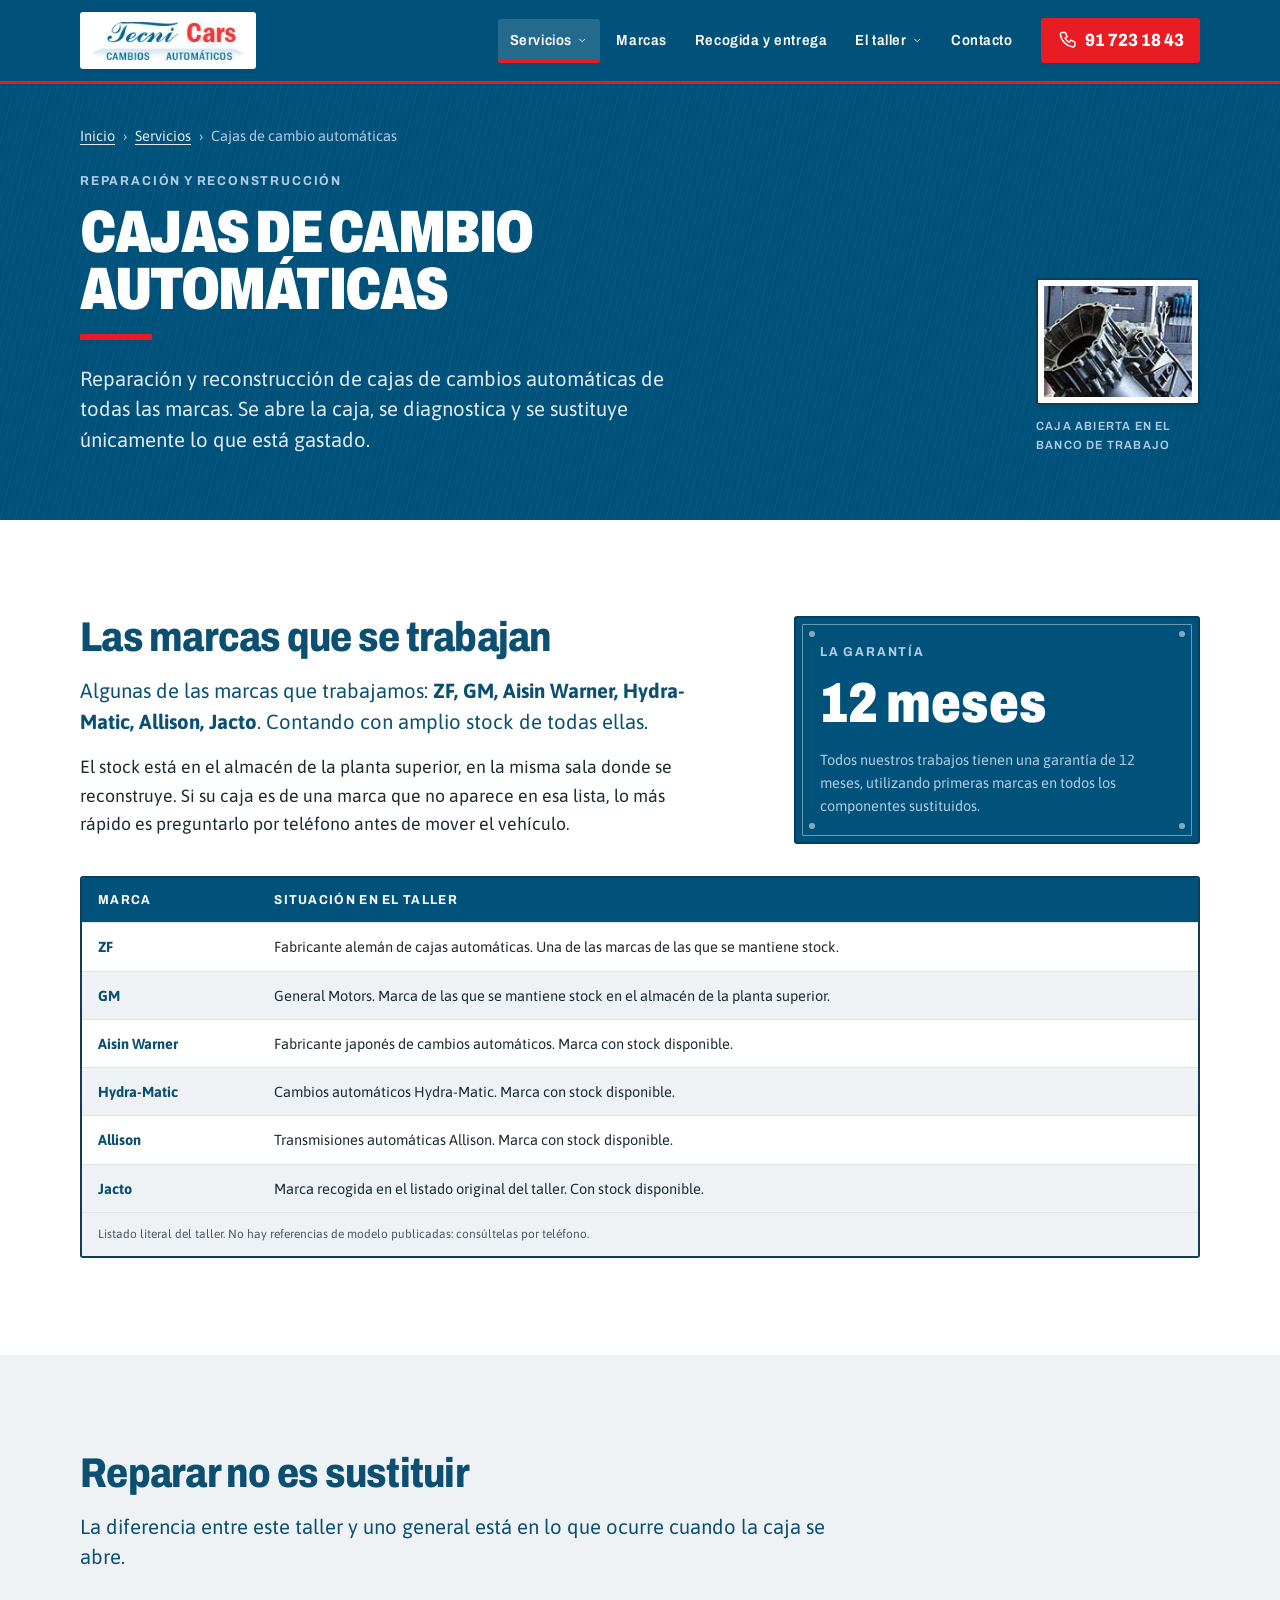
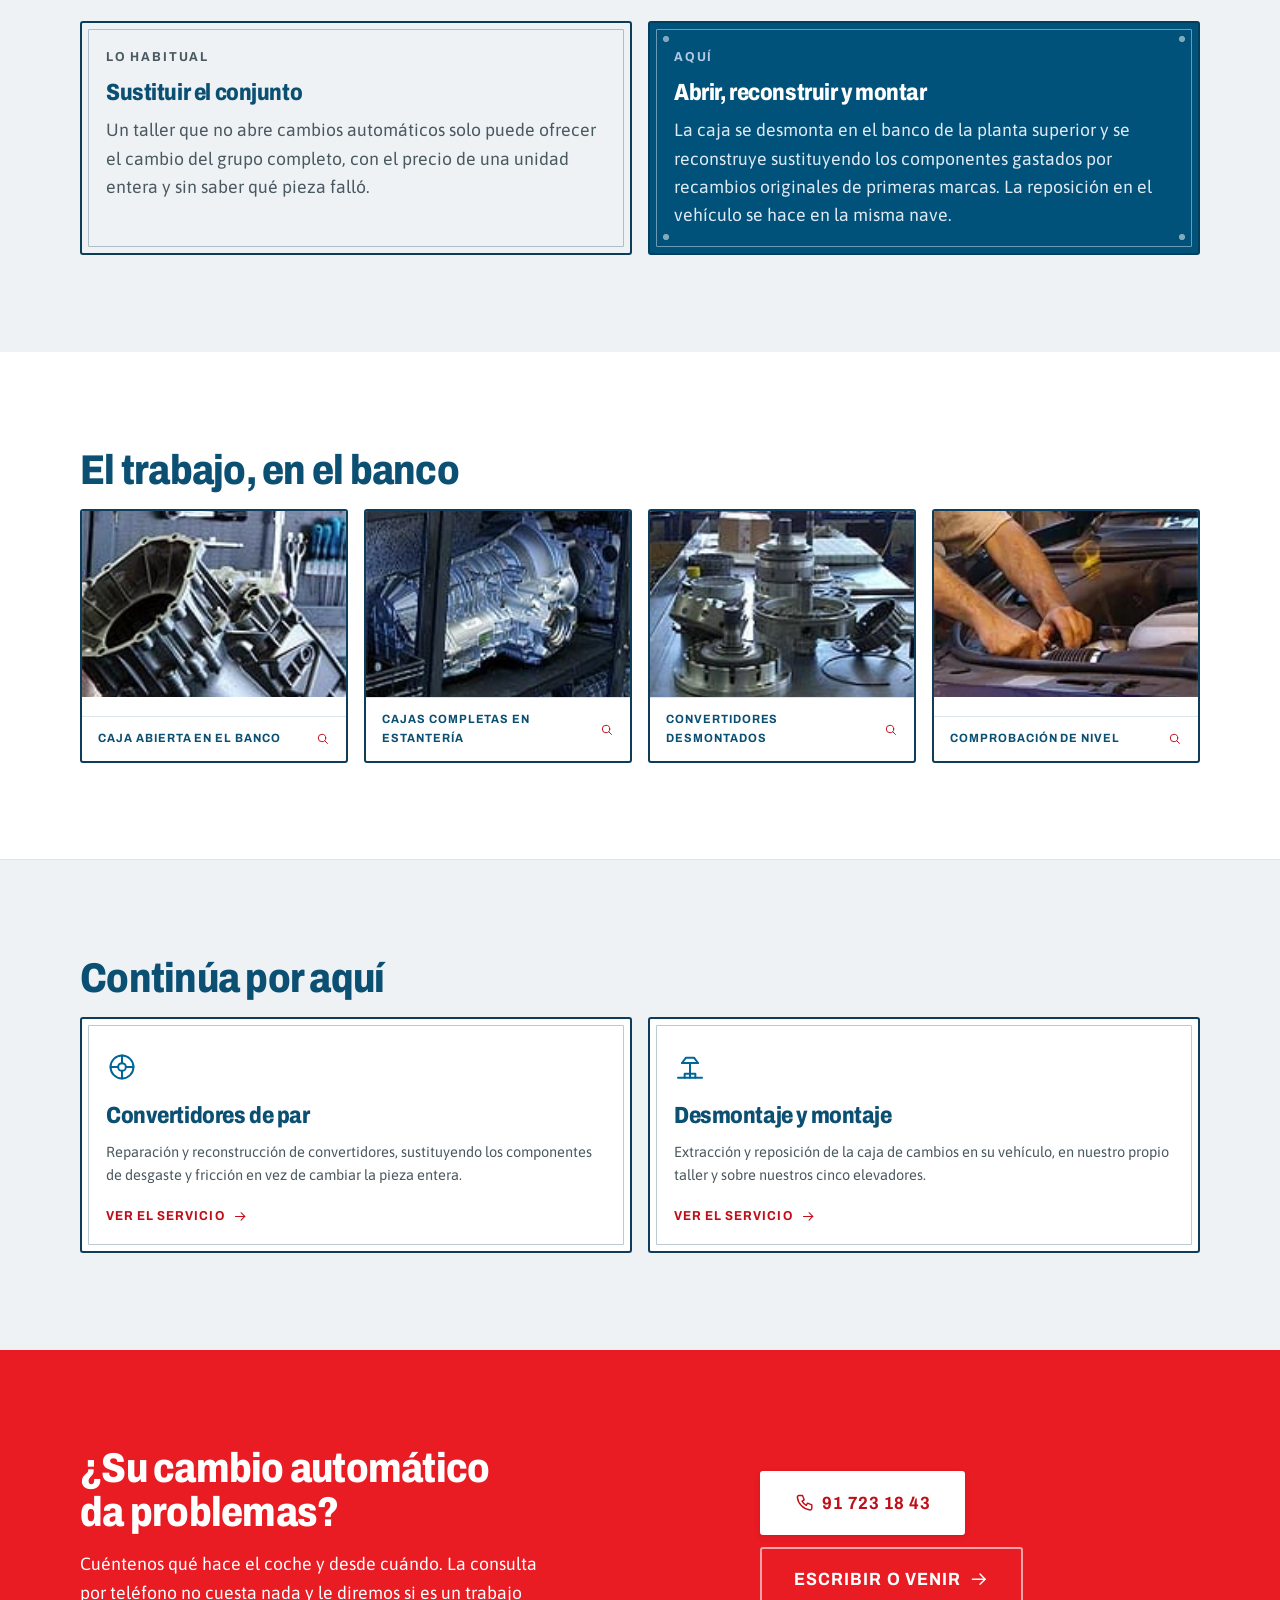
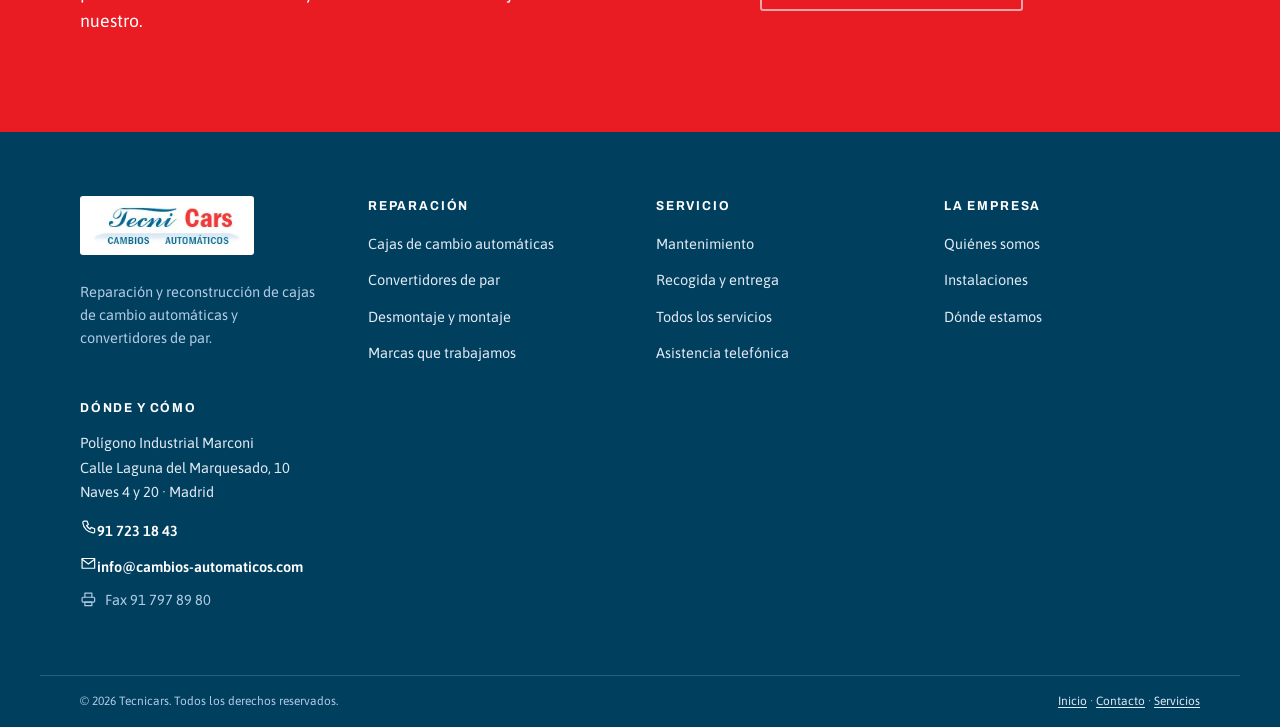
<file: cajas-de-cambio.html>
<!doctype html>
<html lang="es">
<head>
<!--
  DIRECCIÓN DE DISEÑO — «RÓTULO DE NAVE»

  TESIS: un taller que solo abre cambios automáticos se presenta con el oficio
  de su propio letrero de fachada, no con la foto oscura de motor y las tres
  tarjetas de icono que publica todo el sector.

  MUNDO PROPIO: placas esmaltadas de doble filete sobre esmalte azul #00527a,
  letra de rótulo Archivo condensada y pesada, barra roja #e91b23 de acento,
  aluminio claro para leer. Toda fotografía va montada como placa a su tamaño
  nativo: el material del dominio no pasa de 466 px y no se amplía nunca.

  RELATO: el visitante entiende en un vistazo que aquí se repara la caja en
  vez de sustituirla, lo comprueba viendo el almacén y el banco, y llama.

  PRIMER GOLPE DE VISTA: tablero azul a todo ancho, «CAMBIOS AUTOMÁTICOS» en
  letra de rótulo, teléfono en placa roja a la izquierda, fachada real montada
  a la derecha y banda de datos de nave debajo.

  FORMA: candidata 7 de 7 de la lista ordenada; tirada ae4dd6d5, en modo
  degradado (sin retadores).
-->
<meta charset="utf-8">
<meta name="viewport" content="width=device-width, initial-scale=1, viewport-fit=cover">
<title>Reparación de cajas de cambio automáticas · Tecnicars Madrid</title>
<meta name="description" content="Reparación y reconstrucción de cajas automáticas de todas las marcas: ZF, GM, Aisin Warner, Hydra-Matic, Allison y Jacto. Garantía de 12 meses.">
<link rel="canonical" href="https://www.cambios-automaticos.com/cajas-de-cambio.html">
<meta property="og:type" content="website">
<meta property="og:locale" content="es_ES">
<meta property="og:site_name" content="Tecnicars Cambios Automáticos">
<meta property="og:title" content="Reparación de cajas de cambio automáticas · Tecnicars Madrid">
<meta property="og:description" content="Reparación y reconstrucción de cajas automáticas de todas las marcas: ZF, GM, Aisin Warner, Hydra-Matic, Allison y Jacto. Garantía de 12 meses.">
<meta property="og:url" content="https://www.cambios-automaticos.com/cajas-de-cambio.html">
<meta property="og:image" content="https://www.cambios-automaticos.com/assets/img/og-tecnicars.jpg">
<meta property="og:image:width" content="1200">
<meta property="og:image:height" content="630">
<meta property="og:image:alt" content="Logotipo de Tecnicars Cambios Automáticos junto a la estantería del almacén de cajas de cambio.">
<meta name="twitter:card" content="summary_large_image">
<meta name="twitter:title" content="Reparación de cajas de cambio automáticas · Tecnicars Madrid">
<meta name="twitter:description" content="Reparación y reconstrucción de cajas automáticas de todas las marcas: ZF, GM, Aisin Warner, Hydra-Matic, Allison y Jacto. Garantía de 12 meses.">
<meta name="twitter:image" content="https://www.cambios-automaticos.com/assets/img/og-tecnicars.jpg">
<meta name="theme-color" content="#00527a">
<link rel="icon" href="favicon.svg" type="image/svg+xml">
<link rel="icon" href="favicon-32.png" sizes="32x32" type="image/png">
<link rel="apple-touch-icon" href="apple-touch-icon.png">
<link rel="preconnect" href="https://fonts.googleapis.com">
<link rel="preconnect" href="https://fonts.gstatic.com" crossorigin>
<link rel="stylesheet" href="https://fonts.googleapis.com/css2?family=Archivo:wdth,wght@62..125,400..900&amp;family=Asap:ital,wght@0,400..700;1,400..600&amp;display=swap">
<link rel="stylesheet" href="assets/css/site.css">
<!-- Marca el documento como «con JavaScript» antes de que pinte nada, para
     que las animaciones de entrada solo existan si van a poder ejecutarse.
     Sin esta clase, todo el contenido se ve de entrada, sin animación. -->
<script>document.documentElement.className+=" js";</script>

<script type="application/ld+json">{"@context":"https://schema.org","@type":"Service","name":"Cajas de cambio automáticas","description":"Reparación y reconstrucción de cajas de cambio automáticas de todas las marcas, con garantía de doce meses.","serviceType":"Cajas de cambio automáticas","url":"https://www.cambios-automaticos.com/cajas-de-cambio.html","areaServed":{"@type":"Country","name":"España"},"provider":{"@type":"AutoRepair","@id":"https://www.cambios-automaticos.com/#negocio","name":"Tecnicars Cambios Automáticos","telephone":"+34 91 723 18 43"}}</script>
</head>
<body class="pagina pagina--interior">
<a class="salto" href="#contenido">Saltar al contenido</a>
<header class="cabecera" data-cabecera>
  <div class="cabecera__interior">
    <a class="marca" href="index.html"><picture><source type="image/webp" srcset="assets/img/logotipo-tecnicars.webp"><img src="assets/img/logotipo-tecnicars.png" alt="Tecnicars, cambios automáticos" width="195" height="56" fetchpriority="high" decoding="async" class="marca__logo"></picture><span class="visually-hidden">Tecnicars Cambios Automáticos, ir a la portada</span></a>
    <nav class="nav" aria-label="Navegación principal">
      <ul class="nav__lista"><li class="nav__item nav__item--mega" data-mega><button type="button" class="nav__enlace nav__enlace--boton" aria-expanded="false" aria-controls="mega-0" data-familia-activa="true">Servicios<svg class="ico nav__chevron" viewBox="0 0 24 24" width="24" height="24" fill="none" stroke="currentColor" stroke-width="1.7" stroke-linecap="round" stroke-linejoin="round" aria-hidden="true" focusable="false"><path d="m7 10 5 5 5-5"/></svg></button><div class="mega" id="mega-0" hidden><div class="mega__interior"><div class="mega__columna"><p class="mega__rotulo">En la caja</p><ul class="mega__lista"><li><a class="mega__enlace" href="cajas-de-cambio.html" aria-current="page"><span class="mega__enlace-texto">Cajas de cambio automáticas</span><span class="mega__enlace-desc">Reparación y reconstrucción de todas las marcas, con garantía de 12 meses.</span></a></li><li><a class="mega__enlace" href="convertidores.html"><span class="mega__enlace-texto">Convertidores de par</span><span class="mega__enlace-desc">Rueda libre, discos de impacto y demás componentes de desgaste y fricción.</span></a></li></ul></div><div class="mega__columna"><p class="mega__rotulo">En el vehículo</p><ul class="mega__lista"><li><a class="mega__enlace" href="desmontaje-y-montaje.html"><span class="mega__enlace-texto">Desmontaje y montaje</span><span class="mega__enlace-desc">Extracción y reposición de la caja en la planta baja, con cinco elevadores.</span></a></li><li><a class="mega__enlace" href="mantenimiento.html"><span class="mega__enlace-texto">Mantenimiento</span><span class="mega__enlace-desc">Sustitución de aceite y filtro con cita previa, mientras usted espera.</span></a></li></ul></div><div class="mega__columna"><p class="mega__rotulo">Ver todo</p><ul class="mega__lista"><li><a class="mega__enlace" href="servicios.html"><span class="mega__enlace-texto">Los seis servicios</span><span class="mega__enlace-desc">Índice completo de lo que se hace en el taller, en una sola página.</span></a></li></ul></div><div class="mega__destacado"><img src="assets/img/caja-abierta-banco.jpg" alt="Carcasa de una caja de cambios automática abierta sobre el banco de trabajo." width="164" height="123" loading="lazy" decoding="async" class="mega__img"><p class="mega__destacado-titulo">Solo cambios automáticos</p><p class="mega__destacado-texto">No somos un taller general que además toca automáticos. Es lo único que hacemos.</p></div></div></div></li><li class="nav__item"><a class="nav__enlace" href="marcas.html">Marcas</a></li><li class="nav__item"><a class="nav__enlace" href="recogida-y-entrega.html">Recogida y entrega</a></li><li class="nav__item nav__item--mega" data-mega><button type="button" class="nav__enlace nav__enlace--boton" aria-expanded="false" aria-controls="mega-3">El taller<svg class="ico nav__chevron" viewBox="0 0 24 24" width="24" height="24" fill="none" stroke="currentColor" stroke-width="1.7" stroke-linecap="round" stroke-linejoin="round" aria-hidden="true" focusable="false"><path d="m7 10 5 5 5-5"/></svg></button><div class="mega" id="mega-3" hidden><div class="mega__interior"><div class="mega__columna"><p class="mega__rotulo">Quiénes somos</p><ul class="mega__lista"><li><a class="mega__enlace" href="empresa.html"><span class="mega__enlace-texto">La empresa</span><span class="mega__enlace-desc">Especialización, equipo y forma de trabajar desde 1995.</span></a></li></ul></div><div class="mega__columna"><p class="mega__rotulo">Dónde se trabaja</p><ul class="mega__lista"><li><a class="mega__enlace" href="instalaciones.html"><span class="mega__enlace-texto">Instalaciones</span><span class="mega__enlace-desc">Las dos plantas, la oficina y el exterior de la nave, en fotografías.</span></a></li><li><a class="mega__enlace" href="contacto.html#asistencia"><span class="mega__enlace-texto">Asistencia telefónica</span><span class="mega__enlace-desc">Para cualquier aclaración, sin necesidad de acercarse.</span></a></li></ul></div><div class="mega__destacado"><img src="assets/img/almacen-cajas-estanteria.jpg" alt="Estanterías metálicas de la planta superior llenas de cajas de cambio automáticas completas." width="405" height="286" loading="lazy" decoding="async" class="mega__img"><p class="mega__destacado-titulo">Fotografías rescatadas</p><p class="mega__destacado-texto">Siete imágenes del taller llevaban desde 2020 encerradas en dos archivos Flash. Vuelven a verse.</p></div></div></div></li><li class="nav__item"><a class="nav__enlace" href="contacto.html">Contacto</a></li></ul>
    </nav>
    <div class="cabecera__acciones">
      <a class="placa-tel" href="tel:+34917231843" aria-label="Llamar al 91 723 18 43"><svg class="ico" viewBox="0 0 24 24" width="24" height="24" fill="none" stroke="currentColor" stroke-width="1.7" stroke-linecap="round" stroke-linejoin="round" aria-hidden="true" focusable="false"><path d="M6 3h4l2 5-2.5 1.5a12 12 0 0 0 5 5L16 12l5 2v4a2 2 0 0 1-2.2 2A17 17 0 0 1 4 5.2 2 2 0 0 1 6 3Z"/></svg><span>91 723 18 43</span></a>
      <button type="button" class="cajon-boton" aria-expanded="false" aria-controls="cajon" data-abrir-cajon><svg class="ico" viewBox="0 0 24 24" width="24" height="24" fill="none" stroke="currentColor" stroke-width="1.7" stroke-linecap="round" stroke-linejoin="round" aria-hidden="true" focusable="false"><path d="M3 6h18M3 12h18M3 18h18"/></svg><span>Menú</span></button>
    </div>
  </div>
    <noscript><nav class="nav-sin-js" aria-label="Navegación completa"><ul><li><a href="cajas-de-cambio.html" aria-current="page">Cajas de cambio automáticas</a></li><li><a href="convertidores.html">Convertidores de par</a></li><li><a href="desmontaje-y-montaje.html">Desmontaje y montaje</a></li><li><a href="mantenimiento.html">Mantenimiento</a></li><li><a href="servicios.html">Los seis servicios</a></li><li><a href="marcas.html">Marcas</a></li><li><a href="recogida-y-entrega.html">Recogida y entrega</a></li><li><a href="empresa.html">La empresa</a></li><li><a href="instalaciones.html">Instalaciones</a></li><li><a href="contacto.html#asistencia">Asistencia telefónica</a></li><li><a href="contacto.html">Contacto</a></li></ul></nav></noscript>
</header>
<div class="cajon-velo" data-velo hidden></div>
<div class="cajon" id="cajon" hidden>
  <div class="cajon__cabeza">
    <p class="cajon__rotulo">Menú</p>
    <button type="button" class="cajon__cerrar" data-cerrar-cajon><svg class="ico" viewBox="0 0 24 24" width="24" height="24" fill="none" stroke="currentColor" stroke-width="1.7" stroke-linecap="round" stroke-linejoin="round" aria-hidden="true" focusable="false"><path d="M5 5 19 19M19 5 5 19"/></svg><span class="visually-hidden">Cerrar el menú</span></button>
  </div>
  <nav class="cajon__nav" aria-label="Navegación del menú lateral">
    <div class="acordeon cajon__acordeon"><details class="acordeon__item"><summary class="acordeon__cabeza"><span class="acordeon__titulo">Servicios</span><span class="acordeon__signo" aria-hidden="true"><svg class="ico" viewBox="0 0 24 24" width="24" height="24" fill="none" stroke="currentColor" stroke-width="1.7" stroke-linecap="round" stroke-linejoin="round" aria-hidden="true" focusable="false"><path d="m7 10 5 5 5-5"/></svg></span></summary><div class="acordeon__cuerpo"><ul class="cajon__lista"><li><a href="cajas-de-cambio.html" aria-current="page">Cajas de cambio automáticas</a></li><li><a href="convertidores.html">Convertidores de par</a></li><li><a href="desmontaje-y-montaje.html">Desmontaje y montaje</a></li><li><a href="mantenimiento.html">Mantenimiento</a></li><li><a href="servicios.html">Los seis servicios</a></li></ul></div></details></div><a class="cajon__directo" href="marcas.html">Marcas<svg class="ico" viewBox="0 0 24 24" width="24" height="24" fill="none" stroke="currentColor" stroke-width="1.7" stroke-linecap="round" stroke-linejoin="round" aria-hidden="true" focusable="false"><path d="M4 12h15"/><path d="m13 6 6 6-6 6"/></svg></a><a class="cajon__directo" href="recogida-y-entrega.html">Recogida y entrega<svg class="ico" viewBox="0 0 24 24" width="24" height="24" fill="none" stroke="currentColor" stroke-width="1.7" stroke-linecap="round" stroke-linejoin="round" aria-hidden="true" focusable="false"><path d="M4 12h15"/><path d="m13 6 6 6-6 6"/></svg></a><div class="acordeon cajon__acordeon"><details class="acordeon__item"><summary class="acordeon__cabeza"><span class="acordeon__titulo">El taller</span><span class="acordeon__signo" aria-hidden="true"><svg class="ico" viewBox="0 0 24 24" width="24" height="24" fill="none" stroke="currentColor" stroke-width="1.7" stroke-linecap="round" stroke-linejoin="round" aria-hidden="true" focusable="false"><path d="m7 10 5 5 5-5"/></svg></span></summary><div class="acordeon__cuerpo"><ul class="cajon__lista"><li><a href="empresa.html">La empresa</a></li><li><a href="instalaciones.html">Instalaciones</a></li><li><a href="contacto.html#asistencia">Asistencia telefónica</a></li></ul></div></details></div><a class="cajon__directo" href="contacto.html">Contacto<svg class="ico" viewBox="0 0 24 24" width="24" height="24" fill="none" stroke="currentColor" stroke-width="1.7" stroke-linecap="round" stroke-linejoin="round" aria-hidden="true" focusable="false"><path d="M4 12h15"/><path d="m13 6 6 6-6 6"/></svg></a>
  </nav>
  <div class="cajon__contacto">
    <a class="boton boton--rojo boton--ancho" href="tel:+34917231843"><svg class="ico" viewBox="0 0 24 24" width="24" height="24" fill="none" stroke="currentColor" stroke-width="1.7" stroke-linecap="round" stroke-linejoin="round" aria-hidden="true" focusable="false"><path d="M6 3h4l2 5-2.5 1.5a12 12 0 0 0 5 5L16 12l5 2v4a2 2 0 0 1-2.2 2A17 17 0 0 1 4 5.2 2 2 0 0 1 6 3Z"/></svg><span>Llamar al 91 723 18 43</span></a>
    <a class="boton boton--linea boton--ancho" href="contacto.html" data-correo="info|cambios-automaticos.com"><svg class="ico" viewBox="0 0 24 24" width="24" height="24" fill="none" stroke="currentColor" stroke-width="1.7" stroke-linecap="round" stroke-linejoin="round" aria-hidden="true" focusable="false"><path d="M3 5h18v14H3z"/><path d="m3 6 9 7 9-7"/></svg><span data-correo-texto>Escribir un correo</span></a>
    <p class="cajon__direccion">Calle Laguna del Marquesado, 10, Naves 4 y 20<br>Polígono Industrial Marconi, Madrid</p>
  </div>
</div>
<main id="contenido">
<section class="rotulo rotulo--con-foto">
  <div class="rotulo__interior">
    <div class="rotulo__texto">
      <nav class="migas" aria-label="Migas de pan"><ol><li><a href="index.html">Inicio</a></li><li><a href="servicios.html">Servicios</a></li><li><span aria-current="page">Cajas de cambio automáticas</span></li></ol></nav>
      <p class="rotulo__ante">Reparación y reconstrucción</p>
      <h1 class="rotulo__titulo">Cajas de cambio<br>automáticas</h1>
      <p class="rotulo__entradilla">Reparación y reconstrucción de cajas de cambios automáticas de todas las marcas. Se abre la caja, se diagnostica y se sustituye únicamente lo que está gastado.</p>
    </div>
    <div class="rotulo__foto"><figure class="placa-foto" style="--ancho-nativo:164px"><div class="placa-foto__marco"><img src="assets/img/caja-abierta-banco.jpg" alt="Carcasa de una caja de cambios automática abierta sobre el banco, con la herramienta preparada al lado." width="164" height="123" fetchpriority="high" decoding="async"></div><figcaption class="placa-foto__pie">Caja abierta en el banco de trabajo</figcaption></figure></div>
  </div>
</section>
<section class="seccion" aria-labelledby="t-marcas">
  <div class="contenedor">
    <div class="dos-columnas">
      <div class="dos-columnas__principal">
        <h2 class="titular" id="t-marcas">Las marcas que se trabajan</h2>
        <p class="parrafo parrafo--guia">Algunas de las marcas que trabajamos: <strong>ZF, GM, Aisin Warner, Hydra-Matic, Allison, Jacto</strong>. Contando con amplio stock de todas ellas.</p>
        <p class="parrafo">El stock está en el almacén de la planta superior, en la misma sala donde se reconstruye. Si su caja es de una marca que no aparece en esa lista, lo más rápido es preguntarlo por teléfono antes de mover el vehículo.</p>
      </div>
      <aside class="dos-columnas__lado">
<div class="placa placa--azul destaque"><p class="destaque__rotulo">La garantía</p><p class="destaque__cifra">12 meses</p><p class="destaque__texto">Todos nuestros trabajos tienen una garantía de 12 meses, utilizando primeras marcas en todos los componentes sustituidos.</p></div>
      </aside>
    </div>
    <div class="tabla-marco" tabindex="0" role="region" aria-label="Marcas de caja de cambios que se trabajan"><table class="tabla"><caption>Listado literal del taller. No hay referencias de modelo publicadas: consúltelas por teléfono.</caption><thead><tr><th scope="col">Marca</th><th scope="col">Situación en el taller</th></tr></thead><tbody><tr><th scope="row"><strong>ZF</strong></th><td>Fabricante alemán de cajas automáticas. Una de las marcas de las que se mantiene stock.</td></tr><tr><th scope="row"><strong>GM</strong></th><td>General Motors. Marca de las que se mantiene stock en el almacén de la planta superior.</td></tr><tr><th scope="row"><strong>Aisin Warner</strong></th><td>Fabricante japonés de cambios automáticos. Marca con stock disponible.</td></tr><tr><th scope="row"><strong>Hydra-Matic</strong></th><td>Cambios automáticos Hydra-Matic. Marca con stock disponible.</td></tr><tr><th scope="row"><strong>Allison</strong></th><td>Transmisiones automáticas Allison. Marca con stock disponible.</td></tr><tr><th scope="row"><strong>Jacto</strong></th><td>Marca recogida en el listado original del taller. Con stock disponible.</td></tr></tbody></table></div>
  </div>
</section>
<section class="seccion seccion--claro" aria-labelledby="t-proceso">
  <div class="contenedor">
    <div class="cabeza-seccion">
      <h2 class="titular" id="t-proceso">Reparar no es sustituir</h2>
      <p class="parrafo parrafo--guia">La diferencia entre este taller y uno general está en lo que ocurre cuando la caja se abre.</p>
    </div>
    <div class="comparativa">
<div class="placa placa--claro comparativa__lado"><p class="comparativa__rotulo">Lo habitual</p><h3 class="comparativa__titulo">Sustituir el conjunto</h3><p class="comparativa__texto">Un taller que no abre cambios automáticos solo puede ofrecer el cambio del grupo completo, con el precio de una unidad entera y sin saber qué pieza falló.</p></div>
<div class="placa placa--azul comparativa__lado comparativa__lado--nuestro"><p class="comparativa__rotulo">Aquí</p><h3 class="comparativa__titulo">Abrir, reconstruir y montar</h3><p class="comparativa__texto">La caja se desmonta en el banco de la planta superior y se reconstruye sustituyendo los componentes gastados por recambios originales de primeras marcas. La reposición en el vehículo se hace en la misma nave.</p></div>
    </div>
  </div>
</section>
<section class="seccion" aria-labelledby="t-fotos">
  <div class="contenedor">
    <h2 class="titular" id="t-fotos">El trabajo, en el banco</h2>
    <ul class="galeria galeria--cuatro" data-galeria><li class="galeria__item"><a class="galeria__enlace" href="assets/img/caja-abierta-banco.jpg" data-visor="0" data-pie="Caja abierta en el banco" data-alt="Carcasa de una caja de cambios automática abierta sobre el banco, con la herramienta preparada al lado."><img src="assets/img/caja-abierta-banco.jpg" alt="Carcasa de una caja de cambios automática abierta sobre el banco, con la herramienta preparada al lado." width="164" height="123" loading="lazy" decoding="async" class="galeria__img"><span class="galeria__pie">Caja abierta en el banco<span class="galeria__lupa" aria-hidden="true"><svg class="ico" viewBox="0 0 24 24" width="24" height="24" fill="none" stroke="currentColor" stroke-width="1.7" stroke-linecap="round" stroke-linejoin="round" aria-hidden="true" focusable="false"><circle cx="10.5" cy="10.5" r="6.5"/><path d="m15.5 15.5 4.5 4.5"/></svg></span></span><span class="galeria__medidas" aria-hidden="true">164×123</span></a></li><li class="galeria__item"><a class="galeria__enlace" href="assets/img/cajas-estanteria-detalle.jpg" data-visor="1" data-pie="Cajas completas en estantería" data-alt="Detalle de dos cajas de cambio automáticas completas colocadas en la estantería del almacén."><img src="assets/img/cajas-estanteria-detalle.jpg" alt="Detalle de dos cajas de cambio automáticas completas colocadas en la estantería del almacén." width="164" height="123" loading="lazy" decoding="async" class="galeria__img"><span class="galeria__pie">Cajas completas en estantería<span class="galeria__lupa" aria-hidden="true"><svg class="ico" viewBox="0 0 24 24" width="24" height="24" fill="none" stroke="currentColor" stroke-width="1.7" stroke-linecap="round" stroke-linejoin="round" aria-hidden="true" focusable="false"><circle cx="10.5" cy="10.5" r="6.5"/><path d="m15.5 15.5 4.5 4.5"/></svg></span></span><span class="galeria__medidas" aria-hidden="true">164×123</span></a></li><li class="galeria__item"><a class="galeria__enlace" href="assets/img/convertidores-banco.jpg" data-visor="2" data-pie="Convertidores desmontados" data-alt="Cuatro convertidores de par desmontados y colocados en fila sobre la mesa de trabajo."><img src="assets/img/convertidores-banco.jpg" alt="Cuatro convertidores de par desmontados y colocados en fila sobre la mesa de trabajo." width="164" height="123" loading="lazy" decoding="async" class="galeria__img"><span class="galeria__pie">Convertidores desmontados<span class="galeria__lupa" aria-hidden="true"><svg class="ico" viewBox="0 0 24 24" width="24" height="24" fill="none" stroke="currentColor" stroke-width="1.7" stroke-linecap="round" stroke-linejoin="round" aria-hidden="true" focusable="false"><circle cx="10.5" cy="10.5" r="6.5"/><path d="m15.5 15.5 4.5 4.5"/></svg></span></span><span class="galeria__medidas" aria-hidden="true">164×123</span></a></li><li class="galeria__item"><a class="galeria__enlace" href="assets/img/varilla-nivel-aceite.jpg" data-visor="3" data-pie="Comprobación de nivel" data-alt="Manos de un técnico comprobando la varilla del nivel de aceite del cambio en el vano motor de un vehículo."><picture><source type="image/webp" srcset="assets/img/varilla-nivel-aceite.webp"><img src="assets/img/varilla-nivel-aceite.jpg" alt="Manos de un técnico comprobando la varilla del nivel de aceite del cambio en el vano motor de un vehículo." width="164" height="123" loading="lazy" decoding="async" class="galeria__img"></picture><span class="galeria__pie">Comprobación de nivel<span class="galeria__lupa" aria-hidden="true"><svg class="ico" viewBox="0 0 24 24" width="24" height="24" fill="none" stroke="currentColor" stroke-width="1.7" stroke-linecap="round" stroke-linejoin="round" aria-hidden="true" focusable="false"><circle cx="10.5" cy="10.5" r="6.5"/><path d="m15.5 15.5 4.5 4.5"/></svg></span></span><span class="galeria__medidas" aria-hidden="true">164×123</span></a></li></ul>
  </div>
</section>
<section class="seccion seccion--siguiente" aria-labelledby="t-siguiente">
  <div class="contenedor">
    <h2 class="titular" id="t-siguiente">Continúa por aquí</h2>
    <div class="rejilla-servicios rejilla-servicios--pareja">
<div class="placa placa--blanco placa-enlace"><span class="placa-enlace__ico"><svg class="ico" viewBox="0 0 24 24" width="24" height="24" fill="none" stroke="currentColor" stroke-width="1.7" stroke-linecap="round" stroke-linejoin="round" aria-hidden="true" focusable="false"><circle cx="12" cy="12" r="8.6"/><circle cx="12" cy="12" r="2.9"/><path d="M12 3.4v5.7M12 14.9v5.7M3.4 12h5.7M14.9 12h5.7"/></svg></span><h3 class="placa-enlace__titulo"><a class="placa-enlace__zona" href="convertidores.html">Convertidores de par</a></h3><p class="placa-enlace__texto">Reparación y reconstrucción de convertidores, sustituyendo los componentes de desgaste y fricción en vez de cambiar la pieza entera.</p><span class="placa-enlace__pie" aria-hidden="true">Ver el servicio<svg class="ico" viewBox="0 0 24 24" width="24" height="24" fill="none" stroke="currentColor" stroke-width="1.7" stroke-linecap="round" stroke-linejoin="round" aria-hidden="true" focusable="false"><path d="M4 12h15"/><path d="m13 6 6 6-6 6"/></svg></span></div>
<div class="placa placa--blanco placa-enlace"><span class="placa-enlace__ico"><svg class="ico" viewBox="0 0 24 24" width="24" height="24" fill="none" stroke="currentColor" stroke-width="1.7" stroke-linecap="round" stroke-linejoin="round" aria-hidden="true" focusable="false"><path d="M3 20h18"/><path d="M12 20V9"/><path d="M6 9h12"/><path d="M6 9 9 5h6l3 4"/><path d="M8 20v-3h8v3"/></svg></span><h3 class="placa-enlace__titulo"><a class="placa-enlace__zona" href="desmontaje-y-montaje.html">Desmontaje y montaje</a></h3><p class="placa-enlace__texto">Extracción y reposición de la caja de cambios en su vehículo, en nuestro propio taller y sobre nuestros cinco elevadores.</p><span class="placa-enlace__pie" aria-hidden="true">Ver el servicio<svg class="ico" viewBox="0 0 24 24" width="24" height="24" fill="none" stroke="currentColor" stroke-width="1.7" stroke-linecap="round" stroke-linejoin="round" aria-hidden="true" focusable="false"><path d="M4 12h15"/><path d="m13 6 6 6-6 6"/></svg></span></div>
    </div>
  </div>
</section>
</main>
<section class="cta" aria-labelledby="cta-titulo">
  <div class="cta__interior">
    <div class="cta__texto">
      <h2 class="cta__titulo" id="cta-titulo">¿Su cambio automático da problemas?</h2>
      <p class="cta__bajada">Cuéntenos qué hace el coche y desde cuándo. La consulta por teléfono no cuesta nada y le diremos si es un trabajo nuestro.</p>
    </div>
    <div class="cta__acciones">
      <a class="boton boton--rojo boton--grande" href="tel:+34917231843" aria-label="Llamar al 91 723 18 43"><svg class="ico" viewBox="0 0 24 24" width="24" height="24" fill="none" stroke="currentColor" stroke-width="1.7" stroke-linecap="round" stroke-linejoin="round" aria-hidden="true" focusable="false"><path d="M6 3h4l2 5-2.5 1.5a12 12 0 0 0 5 5L16 12l5 2v4a2 2 0 0 1-2.2 2A17 17 0 0 1 4 5.2 2 2 0 0 1 6 3Z"/></svg><span>91 723 18 43</span></a>
      <a class="boton boton--linea-claro boton--grande" href="contacto.html">Escribir o venir<svg class="ico" viewBox="0 0 24 24" width="24" height="24" fill="none" stroke="currentColor" stroke-width="1.7" stroke-linecap="round" stroke-linejoin="round" aria-hidden="true" focusable="false"><path d="M4 12h15"/><path d="m13 6 6 6-6 6"/></svg></a>
    </div>
  </div>
</section>
<footer class="pie">
  <div class="pie__interior">
    <div class="pie__marca">
      <div class="pie__placa"><picture><source type="image/webp" srcset="assets/img/logotipo-tecnicars.webp"><img src="assets/img/logotipo-tecnicars.png" alt="Tecnicars, cambios automáticos" width="195" height="56" loading="lazy" decoding="async" class="pie__logo"></picture></div>
      <p class="pie__lema">Reparación y reconstrucción de cajas de cambio automáticas y convertidores de par.</p>
    </div>
    <div class="pie__columna"><p class="pie__rotulo">Reparación</p><ul><li><a href="cajas-de-cambio.html">Cajas de cambio automáticas</a></li><li><a href="convertidores.html">Convertidores de par</a></li><li><a href="desmontaje-y-montaje.html">Desmontaje y montaje</a></li><li><a href="marcas.html">Marcas que trabajamos</a></li></ul></div><div class="pie__columna"><p class="pie__rotulo">Servicio</p><ul><li><a href="mantenimiento.html">Mantenimiento</a></li><li><a href="recogida-y-entrega.html">Recogida y entrega</a></li><li><a href="servicios.html">Todos los servicios</a></li><li><a href="contacto.html#asistencia">Asistencia telefónica</a></li></ul></div><div class="pie__columna"><p class="pie__rotulo">La empresa</p><ul><li><a href="empresa.html">Quiénes somos</a></li><li><a href="instalaciones.html">Instalaciones</a></li><li><a href="contacto.html">Dónde estamos</a></li></ul></div>
    <div class="pie__columna pie__columna--contacto">
      <p class="pie__rotulo">Dónde y cómo</p>
      <address class="pie__direccion">
        Polígono Industrial Marconi<br>
        Calle Laguna del Marquesado, 10<br>
        Naves 4 y 20 &middot; Madrid<br>
      </address>
      <ul class="pie__contacto">
        <li><a class="enlace-tel" href="tel:+34917231843"><svg class="ico" viewBox="0 0 24 24" width="24" height="24" fill="none" stroke="currentColor" stroke-width="1.7" stroke-linecap="round" stroke-linejoin="round" aria-hidden="true" focusable="false"><path d="M6 3h4l2 5-2.5 1.5a12 12 0 0 0 5 5L16 12l5 2v4a2 2 0 0 1-2.2 2A17 17 0 0 1 4 5.2 2 2 0 0 1 6 3Z"/></svg><span>91 723 18 43</span></a></li>
        <li><a class="enlace-correo" href="contacto.html" data-correo="info|cambios-automaticos.com"><svg class="ico" viewBox="0 0 24 24" width="24" height="24" fill="none" stroke="currentColor" stroke-width="1.7" stroke-linecap="round" stroke-linejoin="round" aria-hidden="true" focusable="false"><path d="M3 5h18v14H3z"/><path d="m3 6 9 7 9-7"/></svg><span data-correo-texto>Escríbanos</span></a></li>
        <li class="pie__fax"><svg class="ico" viewBox="0 0 24 24" width="24" height="24" fill="none" stroke="currentColor" stroke-width="1.7" stroke-linecap="round" stroke-linejoin="round" aria-hidden="true" focusable="false"><path d="M7 9V3h10v6"/><rect x="3" y="9" width="18" height="7" rx="1.5"/><path d="M7 16h10v5H7z"/></svg><span>Fax 91 797 89 80</span></li>
      </ul>
    </div>
  </div>
  <div class="pie__legal">
    <p>&copy; 2026 Tecnicars. Todos los derechos reservados.</p>
    <p><a href="index.html">Inicio</a> &middot; <a href="contacto.html">Contacto</a> &middot; <a href="servicios.html">Servicios</a></p>
  </div>
</footer>
<div class="barra-movil" role="group" aria-label="Acciones rápidas">
  <a class="barra-movil__accion barra-movil__accion--principal" href="tel:+34917231843" aria-label="Llamar al 91 723 18 43"><svg class="ico" viewBox="0 0 24 24" width="24" height="24" fill="none" stroke="currentColor" stroke-width="1.7" stroke-linecap="round" stroke-linejoin="round" aria-hidden="true" focusable="false"><path d="M6 3h4l2 5-2.5 1.5a12 12 0 0 0 5 5L16 12l5 2v4a2 2 0 0 1-2.2 2A17 17 0 0 1 4 5.2 2 2 0 0 1 6 3Z"/></svg><span>Llamar</span></a>
  <a class="barra-movil__accion" href="contacto.html" data-correo="info|cambios-automaticos.com"><svg class="ico" viewBox="0 0 24 24" width="24" height="24" fill="none" stroke="currentColor" stroke-width="1.7" stroke-linecap="round" stroke-linejoin="round" aria-hidden="true" focusable="false"><path d="M3 5h18v14H3z"/><path d="m3 6 9 7 9-7"/></svg><span data-correo-texto>Correo</span></a>
  <a class="barra-movil__accion" href="contacto.html"><svg class="ico" viewBox="0 0 24 24" width="24" height="24" fill="none" stroke="currentColor" stroke-width="1.7" stroke-linecap="round" stroke-linejoin="round" aria-hidden="true" focusable="false"><path d="M12 21s7-6.4 7-11.5A7 7 0 0 0 5 9.5C5 14.6 12 21 12 21Z"/><circle cx="12" cy="9.5" r="2.5"/></svg><span>Cómo llegar</span></a>
</div>
<script src="assets/js/site.js" defer></script>
</body>
</html>
</file>
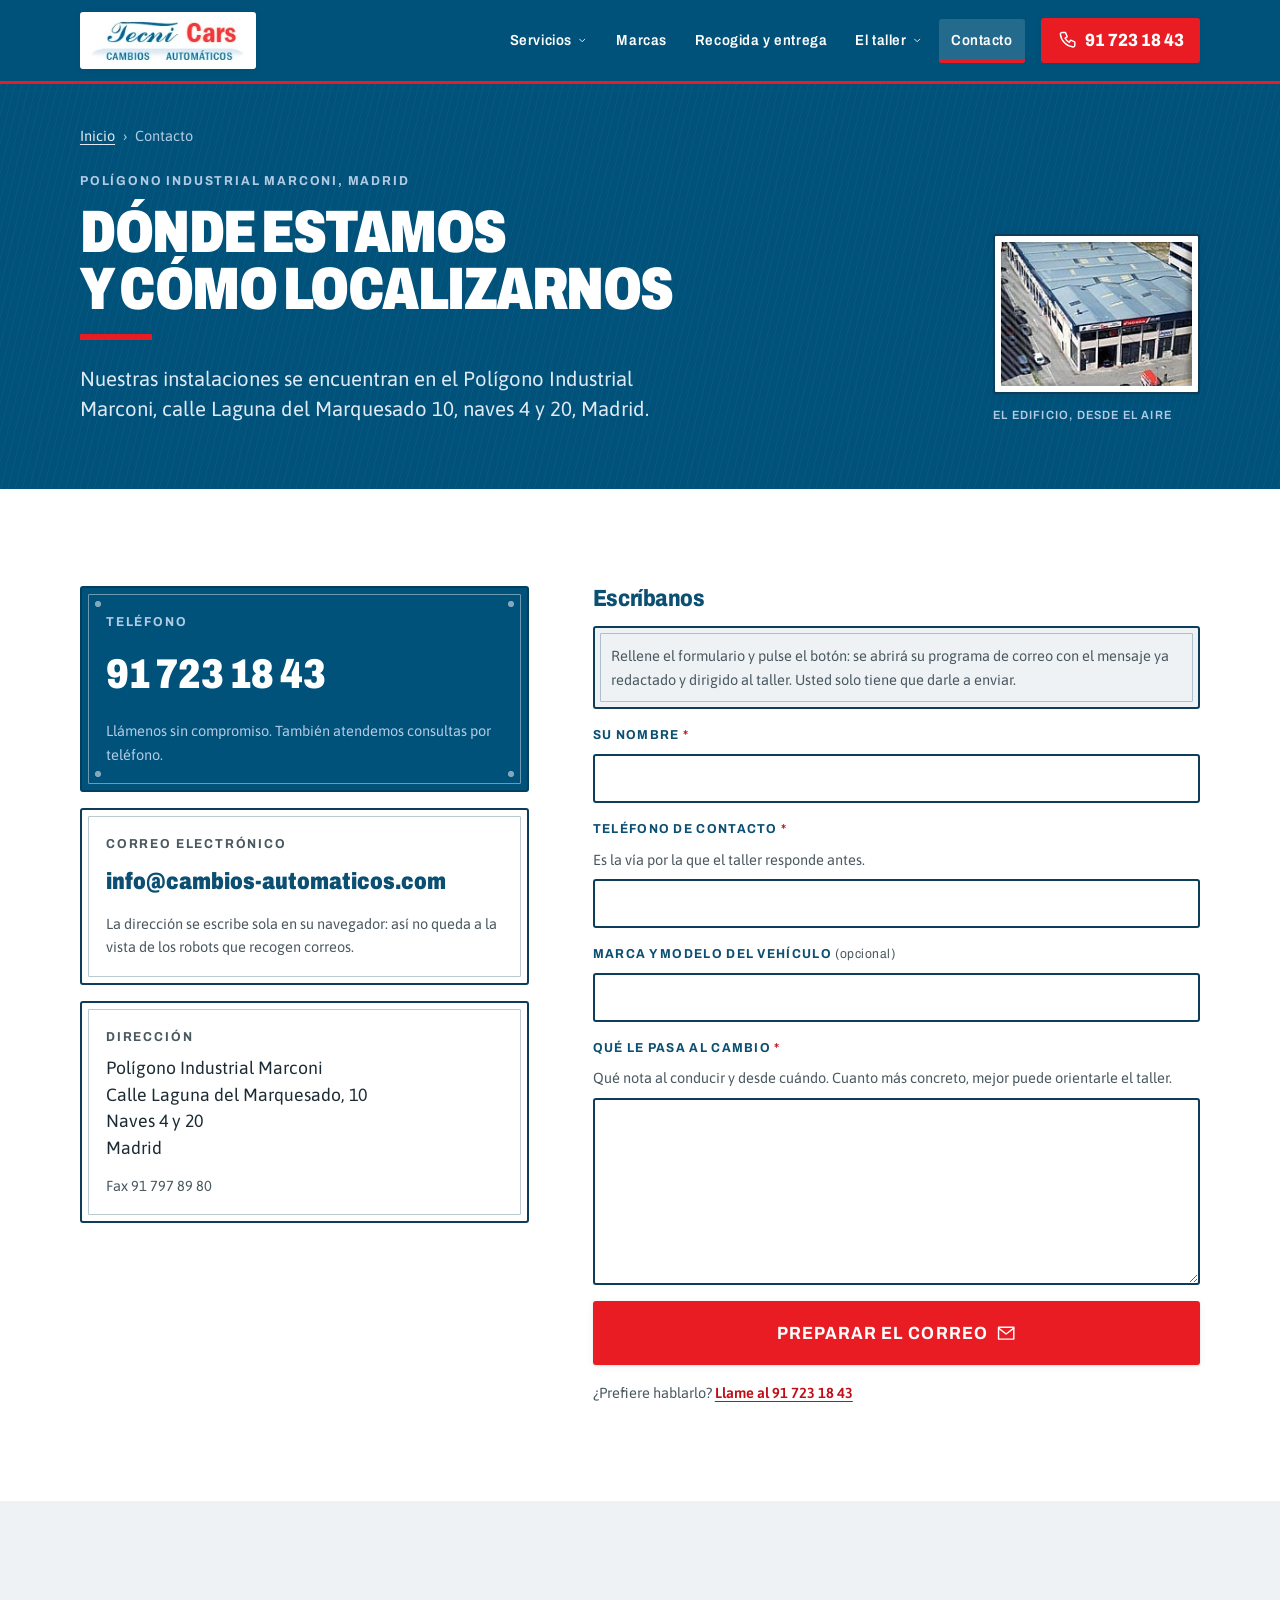
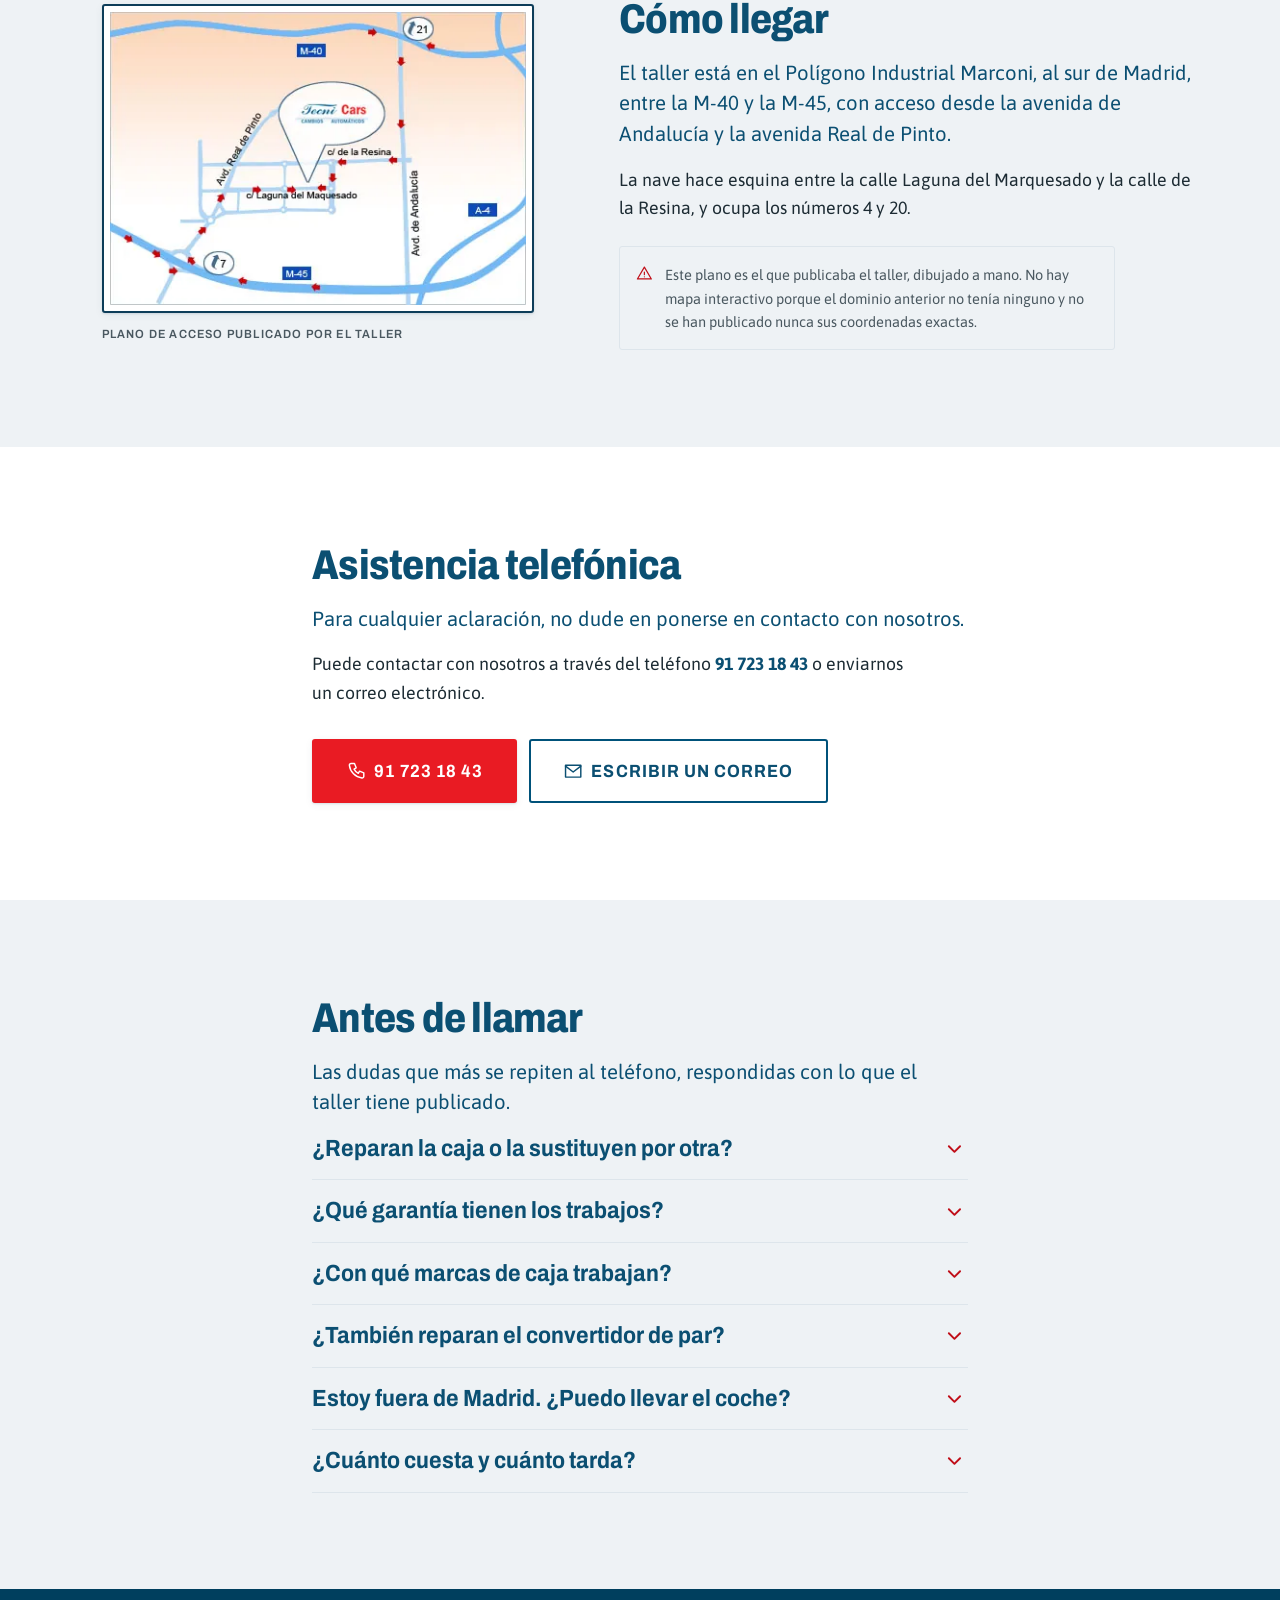
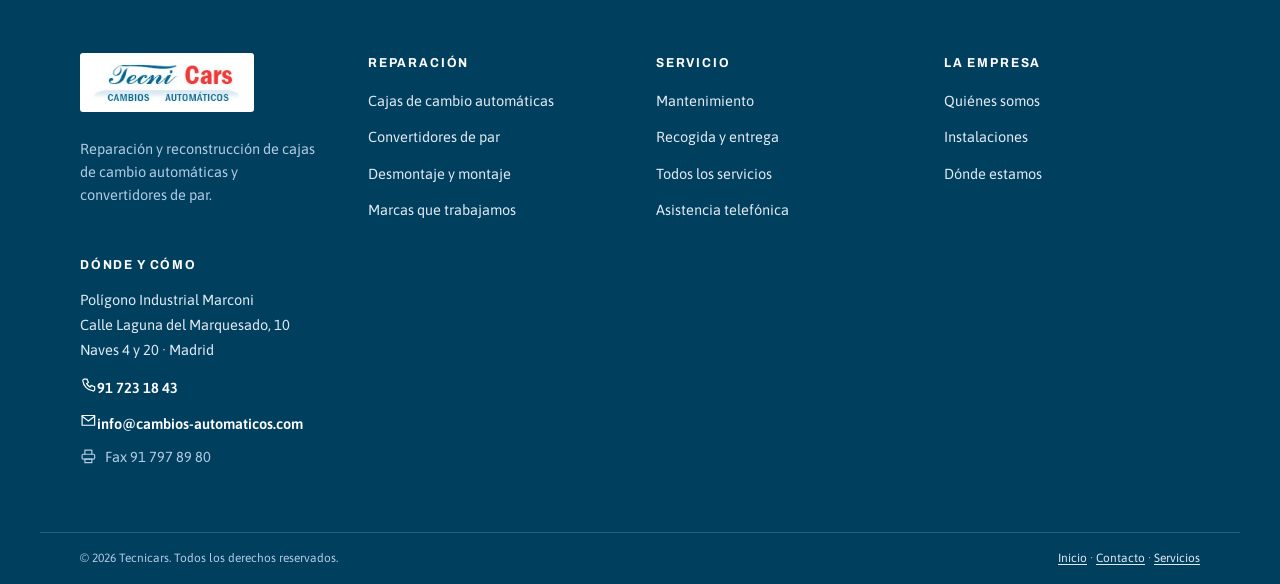
<file: contacto.html>
<!doctype html>
<html lang="es">
<head>
<!--
  DIRECCIÓN DE DISEÑO — «RÓTULO DE NAVE»

  TESIS: un taller que solo abre cambios automáticos se presenta con el oficio
  de su propio letrero de fachada, no con la foto oscura de motor y las tres
  tarjetas de icono que publica todo el sector.

  MUNDO PROPIO: placas esmaltadas de doble filete sobre esmalte azul #00527a,
  letra de rótulo Archivo condensada y pesada, barra roja #e91b23 de acento,
  aluminio claro para leer. Toda fotografía va montada como placa a su tamaño
  nativo: el material del dominio no pasa de 466 px y no se amplía nunca.

  RELATO: el visitante entiende en un vistazo que aquí se repara la caja en
  vez de sustituirla, lo comprueba viendo el almacén y el banco, y llama.

  PRIMER GOLPE DE VISTA: tablero azul a todo ancho, «CAMBIOS AUTOMÁTICOS» en
  letra de rótulo, teléfono en placa roja a la izquierda, fachada real montada
  a la derecha y banda de datos de nave debajo.

  FORMA: candidata 7 de 7 de la lista ordenada; tirada ae4dd6d5, en modo
  degradado (sin retadores).
-->
<meta charset="utf-8">
<meta name="viewport" content="width=device-width, initial-scale=1, viewport-fit=cover">
<title>Contacto y cómo llegar · Tecnicars, Polígono Marconi Madrid</title>
<meta name="description" content="Teléfono 91 723 18 43, fax 91 797 89 80 y dirección del taller: calle Laguna del Marquesado 10, naves 4 y 20, Polígono Industrial Marconi, Madrid.">
<link rel="canonical" href="https://www.cambios-automaticos.com/contacto.html">
<meta property="og:type" content="website">
<meta property="og:locale" content="es_ES">
<meta property="og:site_name" content="Tecnicars Cambios Automáticos">
<meta property="og:title" content="Contacto y cómo llegar · Tecnicars, Polígono Marconi Madrid">
<meta property="og:description" content="Teléfono 91 723 18 43, fax 91 797 89 80 y dirección del taller: calle Laguna del Marquesado 10, naves 4 y 20, Polígono Industrial Marconi, Madrid.">
<meta property="og:url" content="https://www.cambios-automaticos.com/contacto.html">
<meta property="og:image" content="https://www.cambios-automaticos.com/assets/img/og-tecnicars.jpg">
<meta property="og:image:width" content="1200">
<meta property="og:image:height" content="630">
<meta property="og:image:alt" content="Logotipo de Tecnicars Cambios Automáticos junto a la estantería del almacén de cajas de cambio.">
<meta name="twitter:card" content="summary_large_image">
<meta name="twitter:title" content="Contacto y cómo llegar · Tecnicars, Polígono Marconi Madrid">
<meta name="twitter:description" content="Teléfono 91 723 18 43, fax 91 797 89 80 y dirección del taller: calle Laguna del Marquesado 10, naves 4 y 20, Polígono Industrial Marconi, Madrid.">
<meta name="twitter:image" content="https://www.cambios-automaticos.com/assets/img/og-tecnicars.jpg">
<meta name="theme-color" content="#00527a">
<link rel="icon" href="favicon.svg" type="image/svg+xml">
<link rel="icon" href="favicon-32.png" sizes="32x32" type="image/png">
<link rel="apple-touch-icon" href="apple-touch-icon.png">
<link rel="preconnect" href="https://fonts.googleapis.com">
<link rel="preconnect" href="https://fonts.gstatic.com" crossorigin>
<link rel="stylesheet" href="https://fonts.googleapis.com/css2?family=Archivo:wdth,wght@62..125,400..900&amp;family=Asap:ital,wght@0,400..700;1,400..600&amp;display=swap">
<link rel="stylesheet" href="assets/css/site.css">
<!-- Marca el documento como «con JavaScript» antes de que pinte nada, para
     que las animaciones de entrada solo existan si van a poder ejecutarse.
     Sin esta clase, todo el contenido se ve de entrada, sin animación. -->
<script>document.documentElement.className+=" js";</script>

<script type="application/ld+json">{"@context":"https://schema.org","@type":"AutoRepair","@id":"https://www.cambios-automaticos.com/#negocio","name":"Tecnicars Cambios Automáticos","alternateName":"Tecnicars","url":"https://www.cambios-automaticos.com/","telephone":"+34 91 723 18 43","faxNumber":"+34 91 797 89 80","email":"info@cambios-automaticos.com","image":"https://www.cambios-automaticos.com/assets/img/nave-exterior.jpg","logo":"https://www.cambios-automaticos.com/assets/img/logotipo-tecnicars.png","foundingDate":"1995","description":"Taller especializado únicamente en la reparación y reconstrucción de cajas de cambio automáticas y convertidores de par. Polígono Industrial Marconi, Madrid.","address":{"@type":"PostalAddress","streetAddress":"Calle Laguna del Marquesado, 10, Naves 4 y 20 (Polígono Industrial Marconi)","addressLocality":"Madrid","addressRegion":"Madrid","addressCountry":"ES"},"areaServed":[{"@type":"City","name":"Madrid"},{"@type":"Country","name":"España"}],"knowsAbout":["ZF","GM","Aisin Warner","Hydra-Matic","Allison","Jacto"],"hasOfferCatalog":{"@type":"OfferCatalog","name":"Servicios de Tecnicars","itemListElement":[{"@type":"Offer","itemOffered":{"@type":"Service","name":"Cajas de cambio automáticas","description":"Reparación y reconstrucción de cajas de cambio automáticas de todas las marcas, con garantía de doce meses."}},{"@type":"Offer","itemOffered":{"@type":"Service","name":"Convertidores de par","description":"Reparación y reconstrucción de convertidores, sustituyendo los componentes de desgaste y fricción en vez de cambiar la pieza entera."}},{"@type":"Offer","itemOffered":{"@type":"Service","name":"Desmontaje y montaje","description":"Extracción y reposición de la caja de cambios en su vehículo, en nuestro propio taller y sobre nuestros cinco elevadores."}},{"@type":"Offer","itemOffered":{"@type":"Service","name":"Mantenimiento","description":"Sustitución del aceite y el filtro del cambio automático con cita previa, mientras usted espera en las instalaciones."}},{"@type":"Offer","itemOffered":{"@type":"Service","name":"Recogida y entrega","description":"Recogida y entrega a domicilio en toda la península, con flota propia, empresa de transporte y servicio de grúa."}},{"@type":"Offer","itemOffered":{"@type":"Service","name":"Asistencia telefónica","description":"Para cualquier aclaración, no dude en ponerse en contacto con nosotros por teléfono o por correo."}}]}}</script>
</head>
<body class="pagina pagina--interior">
<a class="salto" href="#contenido">Saltar al contenido</a>
<header class="cabecera" data-cabecera>
  <div class="cabecera__interior">
    <a class="marca" href="index.html"><picture><source type="image/webp" srcset="assets/img/logotipo-tecnicars.webp"><img src="assets/img/logotipo-tecnicars.png" alt="Tecnicars, cambios automáticos" width="195" height="56" fetchpriority="high" decoding="async" class="marca__logo"></picture><span class="visually-hidden">Tecnicars Cambios Automáticos, ir a la portada</span></a>
    <nav class="nav" aria-label="Navegación principal">
      <ul class="nav__lista"><li class="nav__item nav__item--mega" data-mega><button type="button" class="nav__enlace nav__enlace--boton" aria-expanded="false" aria-controls="mega-0">Servicios<svg class="ico nav__chevron" viewBox="0 0 24 24" width="24" height="24" fill="none" stroke="currentColor" stroke-width="1.7" stroke-linecap="round" stroke-linejoin="round" aria-hidden="true" focusable="false"><path d="m7 10 5 5 5-5"/></svg></button><div class="mega" id="mega-0" hidden><div class="mega__interior"><div class="mega__columna"><p class="mega__rotulo">En la caja</p><ul class="mega__lista"><li><a class="mega__enlace" href="cajas-de-cambio.html"><span class="mega__enlace-texto">Cajas de cambio automáticas</span><span class="mega__enlace-desc">Reparación y reconstrucción de todas las marcas, con garantía de 12 meses.</span></a></li><li><a class="mega__enlace" href="convertidores.html"><span class="mega__enlace-texto">Convertidores de par</span><span class="mega__enlace-desc">Rueda libre, discos de impacto y demás componentes de desgaste y fricción.</span></a></li></ul></div><div class="mega__columna"><p class="mega__rotulo">En el vehículo</p><ul class="mega__lista"><li><a class="mega__enlace" href="desmontaje-y-montaje.html"><span class="mega__enlace-texto">Desmontaje y montaje</span><span class="mega__enlace-desc">Extracción y reposición de la caja en la planta baja, con cinco elevadores.</span></a></li><li><a class="mega__enlace" href="mantenimiento.html"><span class="mega__enlace-texto">Mantenimiento</span><span class="mega__enlace-desc">Sustitución de aceite y filtro con cita previa, mientras usted espera.</span></a></li></ul></div><div class="mega__columna"><p class="mega__rotulo">Ver todo</p><ul class="mega__lista"><li><a class="mega__enlace" href="servicios.html"><span class="mega__enlace-texto">Los seis servicios</span><span class="mega__enlace-desc">Índice completo de lo que se hace en el taller, en una sola página.</span></a></li></ul></div><div class="mega__destacado"><img src="assets/img/caja-abierta-banco.jpg" alt="Carcasa de una caja de cambios automática abierta sobre el banco de trabajo." width="164" height="123" loading="lazy" decoding="async" class="mega__img"><p class="mega__destacado-titulo">Solo cambios automáticos</p><p class="mega__destacado-texto">No somos un taller general que además toca automáticos. Es lo único que hacemos.</p></div></div></div></li><li class="nav__item"><a class="nav__enlace" href="marcas.html">Marcas</a></li><li class="nav__item"><a class="nav__enlace" href="recogida-y-entrega.html">Recogida y entrega</a></li><li class="nav__item nav__item--mega" data-mega><button type="button" class="nav__enlace nav__enlace--boton" aria-expanded="false" aria-controls="mega-3">El taller<svg class="ico nav__chevron" viewBox="0 0 24 24" width="24" height="24" fill="none" stroke="currentColor" stroke-width="1.7" stroke-linecap="round" stroke-linejoin="round" aria-hidden="true" focusable="false"><path d="m7 10 5 5 5-5"/></svg></button><div class="mega" id="mega-3" hidden><div class="mega__interior"><div class="mega__columna"><p class="mega__rotulo">Quiénes somos</p><ul class="mega__lista"><li><a class="mega__enlace" href="empresa.html"><span class="mega__enlace-texto">La empresa</span><span class="mega__enlace-desc">Especialización, equipo y forma de trabajar desde 1995.</span></a></li></ul></div><div class="mega__columna"><p class="mega__rotulo">Dónde se trabaja</p><ul class="mega__lista"><li><a class="mega__enlace" href="instalaciones.html"><span class="mega__enlace-texto">Instalaciones</span><span class="mega__enlace-desc">Las dos plantas, la oficina y el exterior de la nave, en fotografías.</span></a></li><li><a class="mega__enlace" href="contacto.html#asistencia"><span class="mega__enlace-texto">Asistencia telefónica</span><span class="mega__enlace-desc">Para cualquier aclaración, sin necesidad de acercarse.</span></a></li></ul></div><div class="mega__destacado"><img src="assets/img/almacen-cajas-estanteria.jpg" alt="Estanterías metálicas de la planta superior llenas de cajas de cambio automáticas completas." width="405" height="286" loading="lazy" decoding="async" class="mega__img"><p class="mega__destacado-titulo">Fotografías rescatadas</p><p class="mega__destacado-texto">Siete imágenes del taller llevaban desde 2020 encerradas en dos archivos Flash. Vuelven a verse.</p></div></div></div></li><li class="nav__item"><a class="nav__enlace" href="contacto.html" aria-current="page">Contacto</a></li></ul>
    </nav>
    <div class="cabecera__acciones">
      <a class="placa-tel" href="tel:+34917231843" aria-label="Llamar al 91 723 18 43"><svg class="ico" viewBox="0 0 24 24" width="24" height="24" fill="none" stroke="currentColor" stroke-width="1.7" stroke-linecap="round" stroke-linejoin="round" aria-hidden="true" focusable="false"><path d="M6 3h4l2 5-2.5 1.5a12 12 0 0 0 5 5L16 12l5 2v4a2 2 0 0 1-2.2 2A17 17 0 0 1 4 5.2 2 2 0 0 1 6 3Z"/></svg><span>91 723 18 43</span></a>
      <button type="button" class="cajon-boton" aria-expanded="false" aria-controls="cajon" data-abrir-cajon><svg class="ico" viewBox="0 0 24 24" width="24" height="24" fill="none" stroke="currentColor" stroke-width="1.7" stroke-linecap="round" stroke-linejoin="round" aria-hidden="true" focusable="false"><path d="M3 6h18M3 12h18M3 18h18"/></svg><span>Menú</span></button>
    </div>
  </div>
    <noscript><nav class="nav-sin-js" aria-label="Navegación completa"><ul><li><a href="cajas-de-cambio.html">Cajas de cambio automáticas</a></li><li><a href="convertidores.html">Convertidores de par</a></li><li><a href="desmontaje-y-montaje.html">Desmontaje y montaje</a></li><li><a href="mantenimiento.html">Mantenimiento</a></li><li><a href="servicios.html">Los seis servicios</a></li><li><a href="marcas.html">Marcas</a></li><li><a href="recogida-y-entrega.html">Recogida y entrega</a></li><li><a href="empresa.html">La empresa</a></li><li><a href="instalaciones.html">Instalaciones</a></li><li><a href="contacto.html#asistencia">Asistencia telefónica</a></li><li><a href="contacto.html" aria-current="page">Contacto</a></li></ul></nav></noscript>
</header>
<div class="cajon-velo" data-velo hidden></div>
<div class="cajon" id="cajon" hidden>
  <div class="cajon__cabeza">
    <p class="cajon__rotulo">Menú</p>
    <button type="button" class="cajon__cerrar" data-cerrar-cajon><svg class="ico" viewBox="0 0 24 24" width="24" height="24" fill="none" stroke="currentColor" stroke-width="1.7" stroke-linecap="round" stroke-linejoin="round" aria-hidden="true" focusable="false"><path d="M5 5 19 19M19 5 5 19"/></svg><span class="visually-hidden">Cerrar el menú</span></button>
  </div>
  <nav class="cajon__nav" aria-label="Navegación del menú lateral">
    <div class="acordeon cajon__acordeon"><details class="acordeon__item"><summary class="acordeon__cabeza"><span class="acordeon__titulo">Servicios</span><span class="acordeon__signo" aria-hidden="true"><svg class="ico" viewBox="0 0 24 24" width="24" height="24" fill="none" stroke="currentColor" stroke-width="1.7" stroke-linecap="round" stroke-linejoin="round" aria-hidden="true" focusable="false"><path d="m7 10 5 5 5-5"/></svg></span></summary><div class="acordeon__cuerpo"><ul class="cajon__lista"><li><a href="cajas-de-cambio.html">Cajas de cambio automáticas</a></li><li><a href="convertidores.html">Convertidores de par</a></li><li><a href="desmontaje-y-montaje.html">Desmontaje y montaje</a></li><li><a href="mantenimiento.html">Mantenimiento</a></li><li><a href="servicios.html">Los seis servicios</a></li></ul></div></details></div><a class="cajon__directo" href="marcas.html">Marcas<svg class="ico" viewBox="0 0 24 24" width="24" height="24" fill="none" stroke="currentColor" stroke-width="1.7" stroke-linecap="round" stroke-linejoin="round" aria-hidden="true" focusable="false"><path d="M4 12h15"/><path d="m13 6 6 6-6 6"/></svg></a><a class="cajon__directo" href="recogida-y-entrega.html">Recogida y entrega<svg class="ico" viewBox="0 0 24 24" width="24" height="24" fill="none" stroke="currentColor" stroke-width="1.7" stroke-linecap="round" stroke-linejoin="round" aria-hidden="true" focusable="false"><path d="M4 12h15"/><path d="m13 6 6 6-6 6"/></svg></a><div class="acordeon cajon__acordeon"><details class="acordeon__item"><summary class="acordeon__cabeza"><span class="acordeon__titulo">El taller</span><span class="acordeon__signo" aria-hidden="true"><svg class="ico" viewBox="0 0 24 24" width="24" height="24" fill="none" stroke="currentColor" stroke-width="1.7" stroke-linecap="round" stroke-linejoin="round" aria-hidden="true" focusable="false"><path d="m7 10 5 5 5-5"/></svg></span></summary><div class="acordeon__cuerpo"><ul class="cajon__lista"><li><a href="empresa.html">La empresa</a></li><li><a href="instalaciones.html">Instalaciones</a></li><li><a href="contacto.html#asistencia">Asistencia telefónica</a></li></ul></div></details></div><a class="cajon__directo" href="contacto.html" aria-current="page">Contacto<svg class="ico" viewBox="0 0 24 24" width="24" height="24" fill="none" stroke="currentColor" stroke-width="1.7" stroke-linecap="round" stroke-linejoin="round" aria-hidden="true" focusable="false"><path d="M4 12h15"/><path d="m13 6 6 6-6 6"/></svg></a>
  </nav>
  <div class="cajon__contacto">
    <a class="boton boton--rojo boton--ancho" href="tel:+34917231843"><svg class="ico" viewBox="0 0 24 24" width="24" height="24" fill="none" stroke="currentColor" stroke-width="1.7" stroke-linecap="round" stroke-linejoin="round" aria-hidden="true" focusable="false"><path d="M6 3h4l2 5-2.5 1.5a12 12 0 0 0 5 5L16 12l5 2v4a2 2 0 0 1-2.2 2A17 17 0 0 1 4 5.2 2 2 0 0 1 6 3Z"/></svg><span>Llamar al 91 723 18 43</span></a>
    <a class="boton boton--linea boton--ancho" href="contacto.html" data-correo="info|cambios-automaticos.com"><svg class="ico" viewBox="0 0 24 24" width="24" height="24" fill="none" stroke="currentColor" stroke-width="1.7" stroke-linecap="round" stroke-linejoin="round" aria-hidden="true" focusable="false"><path d="M3 5h18v14H3z"/><path d="m3 6 9 7 9-7"/></svg><span data-correo-texto>Escribir un correo</span></a>
    <p class="cajon__direccion">Calle Laguna del Marquesado, 10, Naves 4 y 20<br>Polígono Industrial Marconi, Madrid</p>
  </div>
</div>
<main id="contenido">
<section class="rotulo rotulo--con-foto">
  <div class="rotulo__interior">
    <div class="rotulo__texto">
      <nav class="migas" aria-label="Migas de pan"><ol><li><a href="index.html">Inicio</a></li><li><span aria-current="page">Contacto</span></li></ol></nav>
      <p class="rotulo__ante">Polígono Industrial Marconi, Madrid</p>
      <h1 class="rotulo__titulo">Dónde estamos<br>y cómo localizarnos</h1>
      <p class="rotulo__entradilla">Nuestras instalaciones se encuentran en el Polígono Industrial Marconi, calle Laguna del Marquesado 10, naves 4 y 20, Madrid.</p>
    </div>
    <div class="rotulo__foto"><figure class="placa-foto" style="--ancho-nativo:207px"><div class="placa-foto__marco"><img src="assets/img/nave-vista-aerea.jpg" alt="Vista aérea del edificio de Tecnicars, con la cubierta azul y los rótulos comerciales en la fachada." width="207" height="156" fetchpriority="high" decoding="async"></div><figcaption class="placa-foto__pie">El edificio, desde el aire</figcaption></figure></div>
  </div>
</section>
<section class="seccion seccion--contacto" aria-labelledby="t-datos">
  <div class="contenedor">
    <h2 class="visually-hidden" id="t-datos">Datos de contacto</h2>
    <div class="contacto">
      <div class="contacto__datos">
<div class="placa placa--azul ficha ficha--principal"><p class="ficha__rotulo">Teléfono</p><p class="ficha__dato"><a class="ficha__enlace" href="tel:+34917231843"><span>91 723 18 43</span></a></p><p class="ficha__nota">Llámenos sin compromiso. También atendemos consultas por teléfono.</p></div>
<div class="placa placa--blanco ficha"><p class="ficha__rotulo">Correo electrónico</p><p class="ficha__dato"><a class="ficha__enlace" href="contacto.html" data-correo="info|cambios-automaticos.com"><span data-correo-texto>Escríbanos</span></a></p><p class="ficha__nota">La dirección se escribe sola en su navegador: así no queda a la vista de los robots que recogen correos.</p></div>
<div class="placa placa--blanco ficha"><p class="ficha__rotulo">Dirección</p><address class="ficha__direccion">Polígono Industrial Marconi<br>Calle Laguna del Marquesado, 10<br>Naves 4 y 20<br>Madrid</address><p class="ficha__nota">Fax 91 797 89 80</p></div>
      </div>
      <div class="contacto__formulario">
        <h3 class="titular titular--menor">Escríbanos</h3>
<form class="formulario" data-formulario novalidate>
  <p class="formulario__intro">Rellene el formulario y pulse el botón: se abrirá su programa de correo con el mensaje ya redactado y dirigido al taller. Usted solo tiene que darle a enviar.</p>
<div class="campo" data-campo><label class="campo__etiqueta" for="c-nombre">Su nombre <span class="campo__obligatorio" aria-hidden="true">*</span></label><input type="text" id="c-nombre" name="nombre" class="campo__control" required autocomplete="name" aria-describedby="c-nombre-error"><p class="campo__error" id="c-nombre-error" data-error hidden></p></div>
<div class="campo" data-campo><label class="campo__etiqueta" for="c-telefono">Teléfono de contacto <span class="campo__obligatorio" aria-hidden="true">*</span></label><p class="campo__ayuda" id="c-telefono-ayuda">Es la vía por la que el taller responde antes.</p><input type="tel" id="c-telefono" name="telefono" class="campo__control" required inputmode="tel" autocomplete="tel" aria-describedby="c-telefono-error c-telefono-ayuda"><p class="campo__error" id="c-telefono-error" data-error hidden></p></div>
<div class="campo" data-campo><label class="campo__etiqueta" for="c-vehiculo">Marca y modelo del vehículo <span class="campo__opcional">(opcional)</span></label><input type="text" id="c-vehiculo" name="vehiculo" class="campo__control" aria-describedby="c-vehiculo-error"><p class="campo__error" id="c-vehiculo-error" data-error hidden></p></div>
<div class="campo" data-campo><label class="campo__etiqueta" for="c-mensaje">Qué le pasa al cambio <span class="campo__obligatorio" aria-hidden="true">*</span></label><p class="campo__ayuda" id="c-mensaje-ayuda">Qué nota al conducir y desde cuándo. Cuanto más concreto, mejor puede orientarle el taller.</p><textarea id="c-mensaje" name="mensaje" class="campo__control" required aria-describedby="c-mensaje-error c-mensaje-ayuda" rows="6"></textarea><p class="campo__error" id="c-mensaje-error" data-error hidden></p></div>
  <div class="trampa" aria-hidden="true">
    <label for="c-empresa-web">No rellene este campo</label>
    <input type="text" id="c-empresa-web" name="empresa_web" tabindex="-1" autocomplete="off">
  </div>
  <noscript><p class="formulario__intro formulario__intro--sinjs">Su navegador tiene JavaScript desactivado, así que este formulario no puede componer el correo. Llame al 91 723 18 43 o escriba a info (arroba) cambios-automaticos.com.</p></noscript>
  <p class="formulario__aviso" data-formulario-estado role="status"></p>
  <button type="submit" class="boton boton--rojo boton--grande boton--ancho">Preparar el correo<svg class="ico" viewBox="0 0 24 24" width="24" height="24" fill="none" stroke="currentColor" stroke-width="1.7" stroke-linecap="round" stroke-linejoin="round" aria-hidden="true" focusable="false"><path d="M3 5h18v14H3z"/><path d="m3 6 9 7 9-7"/></svg></button>
  <p class="formulario__pie">¿Prefiere hablarlo? <a class="enlace-tel enlace-tel--linea" href="tel:+34917231843"><span>Llame al 91 723 18 43</span></a></p>
</form>
      </div>
    </div>
  </div>
</section>
<section class="seccion seccion--claro" aria-labelledby="t-plano">
  <div class="contenedor">
    <div class="prueba">
      <div class="prueba__foto">
        <figure class="placa-foto" style="--ancho-nativo:432px"><div class="placa-foto__marco"><picture><source type="image/webp" srcset="assets/img/plano-acceso.webp"><img src="assets/img/plano-acceso.jpg" alt="Plano de acceso dibujado a mano: la nave de Tecnicars entre la calle Laguna del Marquesado y la calle de la Resina, con las salidas de la M-40, la M-45, la A-4 y la avenida de Andalucía." width="432" height="305" loading="lazy" decoding="async"></picture></div><figcaption class="placa-foto__pie">Plano de acceso publicado por el taller</figcaption></figure>
      </div>
      <div class="prueba__texto">
        <h2 class="titular" id="t-plano">Cómo llegar</h2>
        <p class="parrafo parrafo--guia">El taller está en el Polígono Industrial Marconi, al sur de Madrid, entre la M-40 y la M-45, con acceso desde la avenida de Andalucía y la avenida Real de Pinto.</p>
        <p class="parrafo">La nave hace esquina entre la calle Laguna del Marquesado y la calle de la Resina, y ocupa los números 4 y 20.</p>
        <p class="aviso" role="note"><svg class="ico" viewBox="0 0 24 24" width="24" height="24" fill="none" stroke="currentColor" stroke-width="1.7" stroke-linecap="round" stroke-linejoin="round" aria-hidden="true" focusable="false"><path d="M12 3 2 20h20Z"/><path d="M12 10v4"/><path d="M12 17h.01"/></svg><span>Este plano es el que publicaba el taller, dibujado a mano. No hay mapa interactivo porque el dominio anterior no tenía ninguno y no se han publicado nunca sus coordenadas exactas.</span></p>
      </div>
    </div>
  </div>
</section>
<section class="seccion" id="asistencia" aria-labelledby="t-asistencia">
  <div class="contenedor contenedor--estrecho">
    <h2 class="titular" id="t-asistencia">Asistencia telefónica</h2>
    <p class="parrafo parrafo--guia">Para cualquier aclaración, no dude en ponerse en contacto con nosotros.</p>
    <p class="parrafo">Puede contactar con nosotros a través del teléfono <strong>91 723 18 43</strong> o enviarnos un correo electrónico.</p>
    <div class="asistencia__acciones">
      <a class="boton boton--rojo boton--grande" href="tel:+34917231843" aria-label="Llamar al 91 723 18 43"><svg class="ico" viewBox="0 0 24 24" width="24" height="24" fill="none" stroke="currentColor" stroke-width="1.7" stroke-linecap="round" stroke-linejoin="round" aria-hidden="true" focusable="false"><path d="M6 3h4l2 5-2.5 1.5a12 12 0 0 0 5 5L16 12l5 2v4a2 2 0 0 1-2.2 2A17 17 0 0 1 4 5.2 2 2 0 0 1 6 3Z"/></svg><span>91 723 18 43</span></a>
      <a class="boton boton--linea boton--grande" href="contacto.html" data-correo="info|cambios-automaticos.com"><svg class="ico" viewBox="0 0 24 24" width="24" height="24" fill="none" stroke="currentColor" stroke-width="1.7" stroke-linecap="round" stroke-linejoin="round" aria-hidden="true" focusable="false"><path d="M3 5h18v14H3z"/><path d="m3 6 9 7 9-7"/></svg><span data-correo-texto>Escribir un correo</span></a>
    </div>
  </div>
</section>
<section class="seccion seccion--claro" aria-labelledby="t-preguntas">
  <div class="contenedor contenedor--estrecho">
    <h2 class="titular" id="t-preguntas">Antes de llamar</h2>
    <p class="parrafo parrafo--guia">Las dudas que más se repiten al teléfono, respondidas con lo que el taller tiene publicado.</p>
    <div class="acordeon" data-acordeon-unico><details class="acordeon__item"><summary class="acordeon__cabeza"><span class="acordeon__titulo">¿Reparan la caja o la sustituyen por otra?</span><span class="acordeon__signo" aria-hidden="true"><svg class="ico" viewBox="0 0 24 24" width="24" height="24" fill="none" stroke="currentColor" stroke-width="1.7" stroke-linecap="round" stroke-linejoin="round" aria-hidden="true" focusable="false"><path d="m7 10 5 5 5-5"/></svg></span></summary><div class="acordeon__cuerpo"><p>Se repara y se reconstruye. El taller está dedicado y especializado únicamente a la reparación y reconstrucción de cajas de cambio automáticas de vehículos, así como de convertidores de par o hidráulicos. La sustitución completa es lo que hace un taller que no puede abrir la caja; aquí se abre.</p></div></details><details class="acordeon__item"><summary class="acordeon__cabeza"><span class="acordeon__titulo">¿Qué garantía tienen los trabajos?</span><span class="acordeon__signo" aria-hidden="true"><svg class="ico" viewBox="0 0 24 24" width="24" height="24" fill="none" stroke="currentColor" stroke-width="1.7" stroke-linecap="round" stroke-linejoin="round" aria-hidden="true" focusable="false"><path d="m7 10 5 5 5-5"/></svg></span></summary><div class="acordeon__cuerpo"><p>Todos los trabajos tienen una <strong>garantía de 12 meses</strong>, utilizando primeras marcas en todos los componentes sustituidos.</p></div></details><details class="acordeon__item"><summary class="acordeon__cabeza"><span class="acordeon__titulo">¿Con qué marcas de caja trabajan?</span><span class="acordeon__signo" aria-hidden="true"><svg class="ico" viewBox="0 0 24 24" width="24" height="24" fill="none" stroke="currentColor" stroke-width="1.7" stroke-linecap="round" stroke-linejoin="round" aria-hidden="true" focusable="false"><path d="m7 10 5 5 5-5"/></svg></span></summary><div class="acordeon__cuerpo"><p>Algunas de las marcas con las que se trabaja son <strong>ZF, GM, Aisin Warner, Hydra-Matic, Allison y Jacto</strong>, contando con amplio stock de todas ellas. Si su caja es de otra marca, lo más rápido es preguntarlo por teléfono.</p></div></details><details class="acordeon__item"><summary class="acordeon__cabeza"><span class="acordeon__titulo">¿También reparan el convertidor de par?</span><span class="acordeon__signo" aria-hidden="true"><svg class="ico" viewBox="0 0 24 24" width="24" height="24" fill="none" stroke="currentColor" stroke-width="1.7" stroke-linecap="round" stroke-linejoin="round" aria-hidden="true" focusable="false"><path d="m7 10 5 5 5-5"/></svg></span></summary><div class="acordeon__cuerpo"><p>Sí. Se sustituyen componentes de desgaste y fricción, como la rueda libre o los discos de impacto, en lugar de reemplazar el convertidor entero.</p></div></details><details class="acordeon__item"><summary class="acordeon__cabeza"><span class="acordeon__titulo">Estoy fuera de Madrid. ¿Puedo llevar el coche?</span><span class="acordeon__signo" aria-hidden="true"><svg class="ico" viewBox="0 0 24 24" width="24" height="24" fill="none" stroke="currentColor" stroke-width="1.7" stroke-linecap="round" stroke-linejoin="round" aria-hidden="true" focusable="false"><path d="m7 10 5 5 5-5"/></svg></span></summary><div class="acordeon__cuerpo"><p>Hay recogida y entrega a domicilio en toda la península, con flota propia de vehículos, empresa de transporte y servicio de grúa. Las condiciones concretas de cada recogida se acuerdan por teléfono.</p></div></details><details class="acordeon__item"><summary class="acordeon__cabeza"><span class="acordeon__titulo">¿Cuánto cuesta y cuánto tarda?</span><span class="acordeon__signo" aria-hidden="true"><svg class="ico" viewBox="0 0 24 24" width="24" height="24" fill="none" stroke="currentColor" stroke-width="1.7" stroke-linecap="round" stroke-linejoin="round" aria-hidden="true" focusable="false"><path d="m7 10 5 5 5-5"/></svg></span></summary><div class="acordeon__cuerpo"><p>Depende por completo de la caja y de la avería, y no hay tarifas publicadas: ni el precio ni el plazo se pueden dar por escrito sin ver el vehículo. Llame al <strong>91 723 18 43</strong> y cuéntenos el caso.</p></div></details></div>
  </div>
</section>
</main>
<footer class="pie">
  <div class="pie__interior">
    <div class="pie__marca">
      <div class="pie__placa"><picture><source type="image/webp" srcset="assets/img/logotipo-tecnicars.webp"><img src="assets/img/logotipo-tecnicars.png" alt="Tecnicars, cambios automáticos" width="195" height="56" loading="lazy" decoding="async" class="pie__logo"></picture></div>
      <p class="pie__lema">Reparación y reconstrucción de cajas de cambio automáticas y convertidores de par.</p>
    </div>
    <div class="pie__columna"><p class="pie__rotulo">Reparación</p><ul><li><a href="cajas-de-cambio.html">Cajas de cambio automáticas</a></li><li><a href="convertidores.html">Convertidores de par</a></li><li><a href="desmontaje-y-montaje.html">Desmontaje y montaje</a></li><li><a href="marcas.html">Marcas que trabajamos</a></li></ul></div><div class="pie__columna"><p class="pie__rotulo">Servicio</p><ul><li><a href="mantenimiento.html">Mantenimiento</a></li><li><a href="recogida-y-entrega.html">Recogida y entrega</a></li><li><a href="servicios.html">Todos los servicios</a></li><li><a href="contacto.html#asistencia">Asistencia telefónica</a></li></ul></div><div class="pie__columna"><p class="pie__rotulo">La empresa</p><ul><li><a href="empresa.html">Quiénes somos</a></li><li><a href="instalaciones.html">Instalaciones</a></li><li><a href="contacto.html">Dónde estamos</a></li></ul></div>
    <div class="pie__columna pie__columna--contacto">
      <p class="pie__rotulo">Dónde y cómo</p>
      <address class="pie__direccion">
        Polígono Industrial Marconi<br>
        Calle Laguna del Marquesado, 10<br>
        Naves 4 y 20 &middot; Madrid<br>
      </address>
      <ul class="pie__contacto">
        <li><a class="enlace-tel" href="tel:+34917231843"><svg class="ico" viewBox="0 0 24 24" width="24" height="24" fill="none" stroke="currentColor" stroke-width="1.7" stroke-linecap="round" stroke-linejoin="round" aria-hidden="true" focusable="false"><path d="M6 3h4l2 5-2.5 1.5a12 12 0 0 0 5 5L16 12l5 2v4a2 2 0 0 1-2.2 2A17 17 0 0 1 4 5.2 2 2 0 0 1 6 3Z"/></svg><span>91 723 18 43</span></a></li>
        <li><a class="enlace-correo" href="contacto.html" data-correo="info|cambios-automaticos.com"><svg class="ico" viewBox="0 0 24 24" width="24" height="24" fill="none" stroke="currentColor" stroke-width="1.7" stroke-linecap="round" stroke-linejoin="round" aria-hidden="true" focusable="false"><path d="M3 5h18v14H3z"/><path d="m3 6 9 7 9-7"/></svg><span data-correo-texto>Escríbanos</span></a></li>
        <li class="pie__fax"><svg class="ico" viewBox="0 0 24 24" width="24" height="24" fill="none" stroke="currentColor" stroke-width="1.7" stroke-linecap="round" stroke-linejoin="round" aria-hidden="true" focusable="false"><path d="M7 9V3h10v6"/><rect x="3" y="9" width="18" height="7" rx="1.5"/><path d="M7 16h10v5H7z"/></svg><span>Fax 91 797 89 80</span></li>
      </ul>
    </div>
  </div>
  <div class="pie__legal">
    <p>&copy; 2026 Tecnicars. Todos los derechos reservados.</p>
    <p><a href="index.html">Inicio</a> &middot; <a href="contacto.html">Contacto</a> &middot; <a href="servicios.html">Servicios</a></p>
  </div>
</footer>
<div class="barra-movil" role="group" aria-label="Acciones rápidas">
  <a class="barra-movil__accion barra-movil__accion--principal" href="tel:+34917231843" aria-label="Llamar al 91 723 18 43"><svg class="ico" viewBox="0 0 24 24" width="24" height="24" fill="none" stroke="currentColor" stroke-width="1.7" stroke-linecap="round" stroke-linejoin="round" aria-hidden="true" focusable="false"><path d="M6 3h4l2 5-2.5 1.5a12 12 0 0 0 5 5L16 12l5 2v4a2 2 0 0 1-2.2 2A17 17 0 0 1 4 5.2 2 2 0 0 1 6 3Z"/></svg><span>Llamar</span></a>
  <a class="barra-movil__accion" href="contacto.html" data-correo="info|cambios-automaticos.com"><svg class="ico" viewBox="0 0 24 24" width="24" height="24" fill="none" stroke="currentColor" stroke-width="1.7" stroke-linecap="round" stroke-linejoin="round" aria-hidden="true" focusable="false"><path d="M3 5h18v14H3z"/><path d="m3 6 9 7 9-7"/></svg><span data-correo-texto>Correo</span></a>
  <a class="barra-movil__accion" href="contacto.html"><svg class="ico" viewBox="0 0 24 24" width="24" height="24" fill="none" stroke="currentColor" stroke-width="1.7" stroke-linecap="round" stroke-linejoin="round" aria-hidden="true" focusable="false"><path d="M12 21s7-6.4 7-11.5A7 7 0 0 0 5 9.5C5 14.6 12 21 12 21Z"/><circle cx="12" cy="9.5" r="2.5"/></svg><span>Cómo llegar</span></a>
</div>
<script src="assets/js/site.js" defer></script>
</body>
</html>
</file>
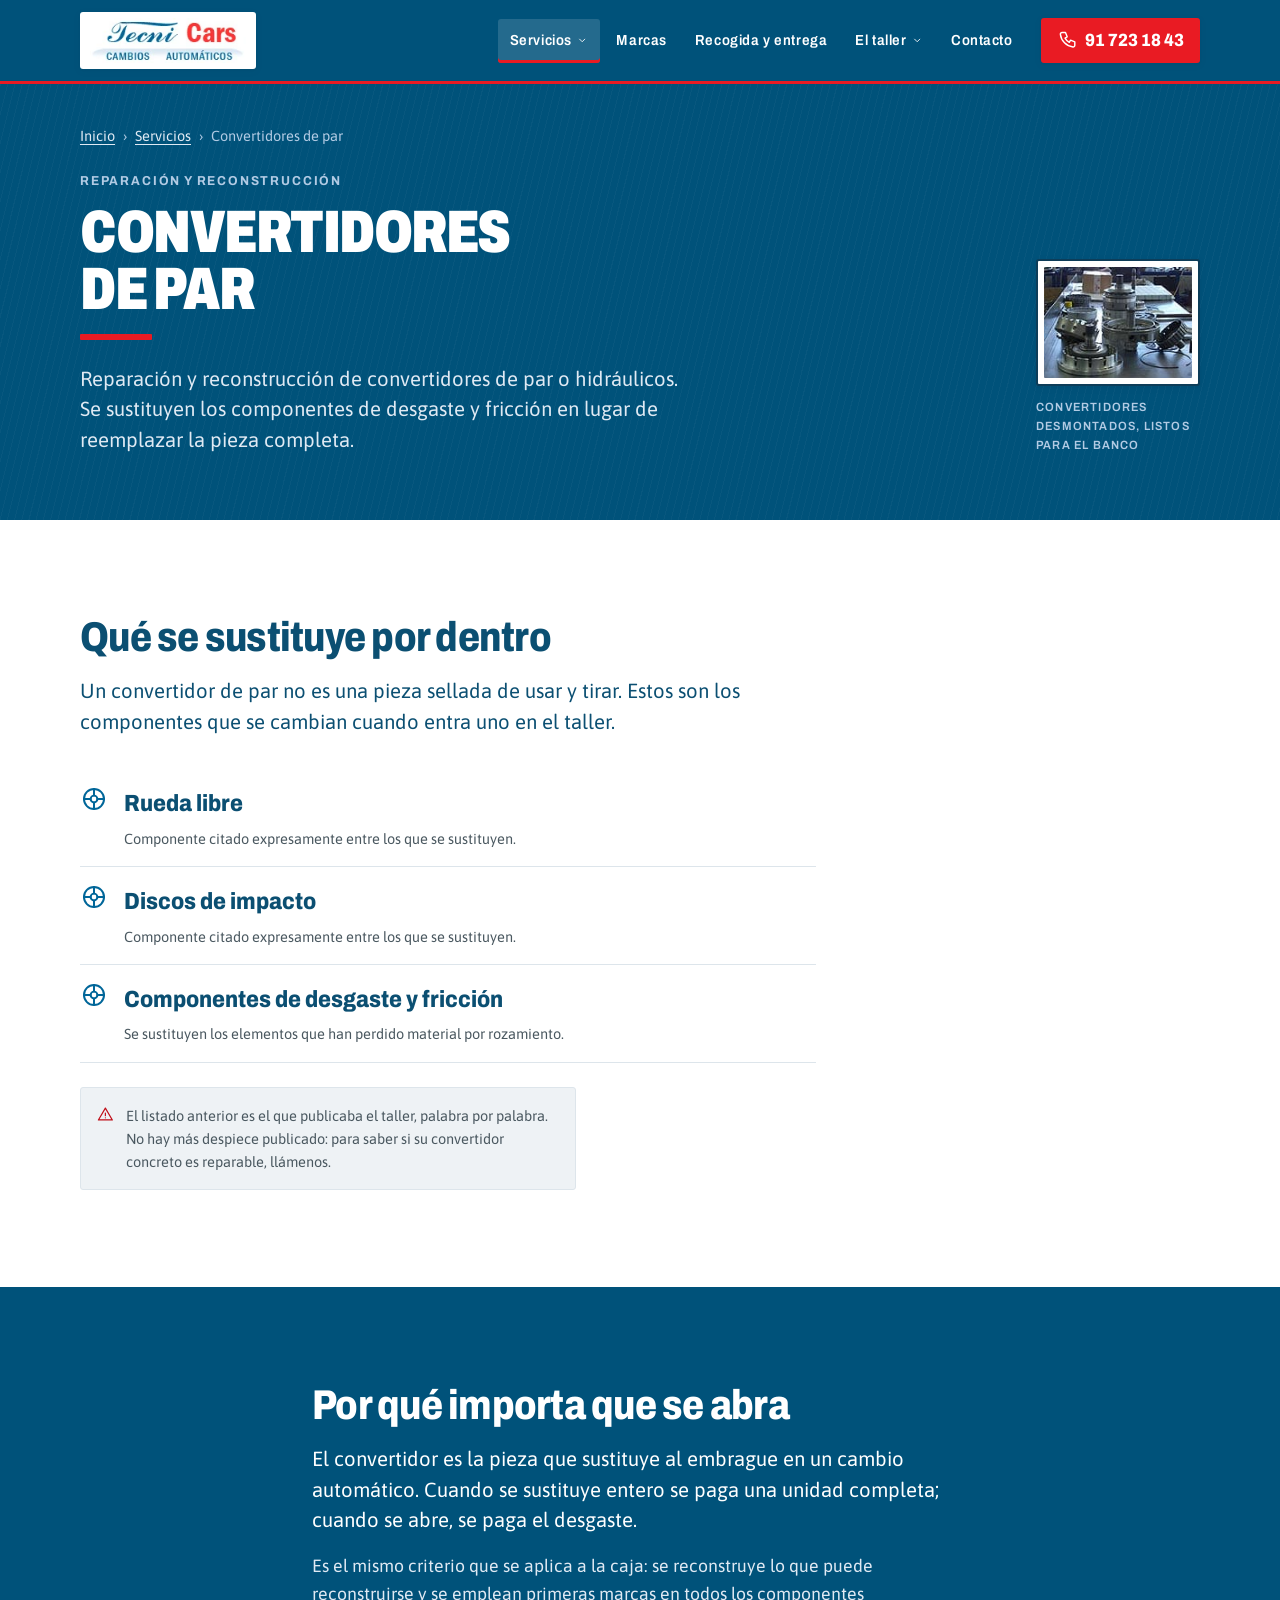
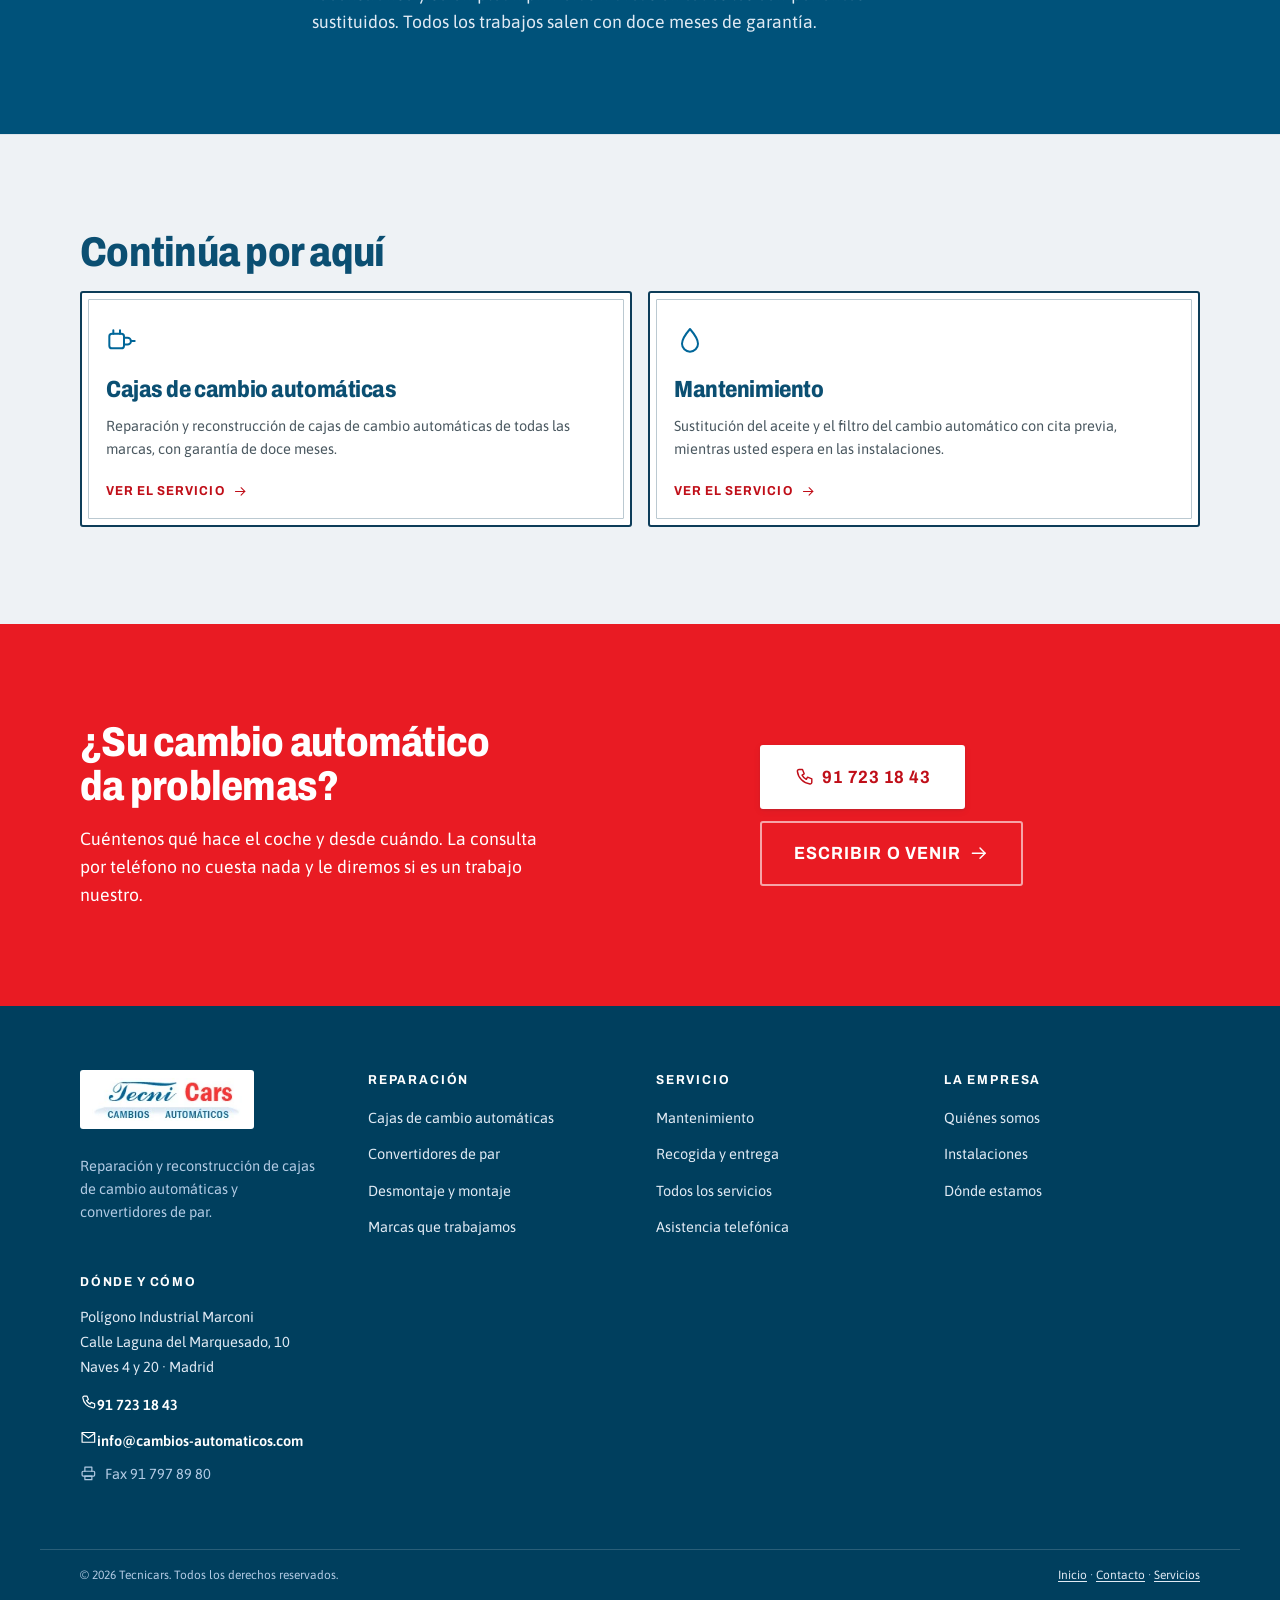
<file: convertidores.html>
<!doctype html>
<html lang="es">
<head>
<!--
  DIRECCIÓN DE DISEÑO — «RÓTULO DE NAVE»

  TESIS: un taller que solo abre cambios automáticos se presenta con el oficio
  de su propio letrero de fachada, no con la foto oscura de motor y las tres
  tarjetas de icono que publica todo el sector.

  MUNDO PROPIO: placas esmaltadas de doble filete sobre esmalte azul #00527a,
  letra de rótulo Archivo condensada y pesada, barra roja #e91b23 de acento,
  aluminio claro para leer. Toda fotografía va montada como placa a su tamaño
  nativo: el material del dominio no pasa de 466 px y no se amplía nunca.

  RELATO: el visitante entiende en un vistazo que aquí se repara la caja en
  vez de sustituirla, lo comprueba viendo el almacén y el banco, y llama.

  PRIMER GOLPE DE VISTA: tablero azul a todo ancho, «CAMBIOS AUTOMÁTICOS» en
  letra de rótulo, teléfono en placa roja a la izquierda, fachada real montada
  a la derecha y banda de datos de nave debajo.

  FORMA: candidata 7 de 7 de la lista ordenada; tirada ae4dd6d5, en modo
  degradado (sin retadores).
-->
<meta charset="utf-8">
<meta name="viewport" content="width=device-width, initial-scale=1, viewport-fit=cover">
<title>Reparación de convertidores de par · Tecnicars Madrid</title>
<meta name="description" content="Reparación y reconstrucción de convertidores de par o hidráulicos: rueda libre, discos de impacto y demás componentes de desgaste y fricción. Garantía de 12 meses.">
<link rel="canonical" href="https://www.cambios-automaticos.com/convertidores.html">
<meta property="og:type" content="website">
<meta property="og:locale" content="es_ES">
<meta property="og:site_name" content="Tecnicars Cambios Automáticos">
<meta property="og:title" content="Reparación de convertidores de par · Tecnicars Madrid">
<meta property="og:description" content="Reparación y reconstrucción de convertidores de par o hidráulicos: rueda libre, discos de impacto y demás componentes de desgaste y fricción. Garantía de 12 meses.">
<meta property="og:url" content="https://www.cambios-automaticos.com/convertidores.html">
<meta property="og:image" content="https://www.cambios-automaticos.com/assets/img/og-tecnicars.jpg">
<meta property="og:image:width" content="1200">
<meta property="og:image:height" content="630">
<meta property="og:image:alt" content="Logotipo de Tecnicars Cambios Automáticos junto a la estantería del almacén de cajas de cambio.">
<meta name="twitter:card" content="summary_large_image">
<meta name="twitter:title" content="Reparación de convertidores de par · Tecnicars Madrid">
<meta name="twitter:description" content="Reparación y reconstrucción de convertidores de par o hidráulicos: rueda libre, discos de impacto y demás componentes de desgaste y fricción. Garantía de 12 meses.">
<meta name="twitter:image" content="https://www.cambios-automaticos.com/assets/img/og-tecnicars.jpg">
<meta name="theme-color" content="#00527a">
<link rel="icon" href="favicon.svg" type="image/svg+xml">
<link rel="icon" href="favicon-32.png" sizes="32x32" type="image/png">
<link rel="apple-touch-icon" href="apple-touch-icon.png">
<link rel="preconnect" href="https://fonts.googleapis.com">
<link rel="preconnect" href="https://fonts.gstatic.com" crossorigin>
<link rel="stylesheet" href="https://fonts.googleapis.com/css2?family=Archivo:wdth,wght@62..125,400..900&amp;family=Asap:ital,wght@0,400..700;1,400..600&amp;display=swap">
<link rel="stylesheet" href="assets/css/site.css">
<!-- Marca el documento como «con JavaScript» antes de que pinte nada, para
     que las animaciones de entrada solo existan si van a poder ejecutarse.
     Sin esta clase, todo el contenido se ve de entrada, sin animación. -->
<script>document.documentElement.className+=" js";</script>

<script type="application/ld+json">{"@context":"https://schema.org","@type":"Service","name":"Convertidores de par","description":"Reparación y reconstrucción de convertidores, sustituyendo los componentes de desgaste y fricción en vez de cambiar la pieza entera.","serviceType":"Convertidores de par","url":"https://www.cambios-automaticos.com/convertidores.html","areaServed":{"@type":"Country","name":"España"},"provider":{"@type":"AutoRepair","@id":"https://www.cambios-automaticos.com/#negocio","name":"Tecnicars Cambios Automáticos","telephone":"+34 91 723 18 43"}}</script>
</head>
<body class="pagina pagina--interior">
<a class="salto" href="#contenido">Saltar al contenido</a>
<header class="cabecera" data-cabecera>
  <div class="cabecera__interior">
    <a class="marca" href="index.html"><picture><source type="image/webp" srcset="assets/img/logotipo-tecnicars.webp"><img src="assets/img/logotipo-tecnicars.png" alt="Tecnicars, cambios automáticos" width="195" height="56" fetchpriority="high" decoding="async" class="marca__logo"></picture><span class="visually-hidden">Tecnicars Cambios Automáticos, ir a la portada</span></a>
    <nav class="nav" aria-label="Navegación principal">
      <ul class="nav__lista"><li class="nav__item nav__item--mega" data-mega><button type="button" class="nav__enlace nav__enlace--boton" aria-expanded="false" aria-controls="mega-0" data-familia-activa="true">Servicios<svg class="ico nav__chevron" viewBox="0 0 24 24" width="24" height="24" fill="none" stroke="currentColor" stroke-width="1.7" stroke-linecap="round" stroke-linejoin="round" aria-hidden="true" focusable="false"><path d="m7 10 5 5 5-5"/></svg></button><div class="mega" id="mega-0" hidden><div class="mega__interior"><div class="mega__columna"><p class="mega__rotulo">En la caja</p><ul class="mega__lista"><li><a class="mega__enlace" href="cajas-de-cambio.html"><span class="mega__enlace-texto">Cajas de cambio automáticas</span><span class="mega__enlace-desc">Reparación y reconstrucción de todas las marcas, con garantía de 12 meses.</span></a></li><li><a class="mega__enlace" href="convertidores.html" aria-current="page"><span class="mega__enlace-texto">Convertidores de par</span><span class="mega__enlace-desc">Rueda libre, discos de impacto y demás componentes de desgaste y fricción.</span></a></li></ul></div><div class="mega__columna"><p class="mega__rotulo">En el vehículo</p><ul class="mega__lista"><li><a class="mega__enlace" href="desmontaje-y-montaje.html"><span class="mega__enlace-texto">Desmontaje y montaje</span><span class="mega__enlace-desc">Extracción y reposición de la caja en la planta baja, con cinco elevadores.</span></a></li><li><a class="mega__enlace" href="mantenimiento.html"><span class="mega__enlace-texto">Mantenimiento</span><span class="mega__enlace-desc">Sustitución de aceite y filtro con cita previa, mientras usted espera.</span></a></li></ul></div><div class="mega__columna"><p class="mega__rotulo">Ver todo</p><ul class="mega__lista"><li><a class="mega__enlace" href="servicios.html"><span class="mega__enlace-texto">Los seis servicios</span><span class="mega__enlace-desc">Índice completo de lo que se hace en el taller, en una sola página.</span></a></li></ul></div><div class="mega__destacado"><img src="assets/img/caja-abierta-banco.jpg" alt="Carcasa de una caja de cambios automática abierta sobre el banco de trabajo." width="164" height="123" loading="lazy" decoding="async" class="mega__img"><p class="mega__destacado-titulo">Solo cambios automáticos</p><p class="mega__destacado-texto">No somos un taller general que además toca automáticos. Es lo único que hacemos.</p></div></div></div></li><li class="nav__item"><a class="nav__enlace" href="marcas.html">Marcas</a></li><li class="nav__item"><a class="nav__enlace" href="recogida-y-entrega.html">Recogida y entrega</a></li><li class="nav__item nav__item--mega" data-mega><button type="button" class="nav__enlace nav__enlace--boton" aria-expanded="false" aria-controls="mega-3">El taller<svg class="ico nav__chevron" viewBox="0 0 24 24" width="24" height="24" fill="none" stroke="currentColor" stroke-width="1.7" stroke-linecap="round" stroke-linejoin="round" aria-hidden="true" focusable="false"><path d="m7 10 5 5 5-5"/></svg></button><div class="mega" id="mega-3" hidden><div class="mega__interior"><div class="mega__columna"><p class="mega__rotulo">Quiénes somos</p><ul class="mega__lista"><li><a class="mega__enlace" href="empresa.html"><span class="mega__enlace-texto">La empresa</span><span class="mega__enlace-desc">Especialización, equipo y forma de trabajar desde 1995.</span></a></li></ul></div><div class="mega__columna"><p class="mega__rotulo">Dónde se trabaja</p><ul class="mega__lista"><li><a class="mega__enlace" href="instalaciones.html"><span class="mega__enlace-texto">Instalaciones</span><span class="mega__enlace-desc">Las dos plantas, la oficina y el exterior de la nave, en fotografías.</span></a></li><li><a class="mega__enlace" href="contacto.html#asistencia"><span class="mega__enlace-texto">Asistencia telefónica</span><span class="mega__enlace-desc">Para cualquier aclaración, sin necesidad de acercarse.</span></a></li></ul></div><div class="mega__destacado"><img src="assets/img/almacen-cajas-estanteria.jpg" alt="Estanterías metálicas de la planta superior llenas de cajas de cambio automáticas completas." width="405" height="286" loading="lazy" decoding="async" class="mega__img"><p class="mega__destacado-titulo">Fotografías rescatadas</p><p class="mega__destacado-texto">Siete imágenes del taller llevaban desde 2020 encerradas en dos archivos Flash. Vuelven a verse.</p></div></div></div></li><li class="nav__item"><a class="nav__enlace" href="contacto.html">Contacto</a></li></ul>
    </nav>
    <div class="cabecera__acciones">
      <a class="placa-tel" href="tel:+34917231843" aria-label="Llamar al 91 723 18 43"><svg class="ico" viewBox="0 0 24 24" width="24" height="24" fill="none" stroke="currentColor" stroke-width="1.7" stroke-linecap="round" stroke-linejoin="round" aria-hidden="true" focusable="false"><path d="M6 3h4l2 5-2.5 1.5a12 12 0 0 0 5 5L16 12l5 2v4a2 2 0 0 1-2.2 2A17 17 0 0 1 4 5.2 2 2 0 0 1 6 3Z"/></svg><span>91 723 18 43</span></a>
      <button type="button" class="cajon-boton" aria-expanded="false" aria-controls="cajon" data-abrir-cajon><svg class="ico" viewBox="0 0 24 24" width="24" height="24" fill="none" stroke="currentColor" stroke-width="1.7" stroke-linecap="round" stroke-linejoin="round" aria-hidden="true" focusable="false"><path d="M3 6h18M3 12h18M3 18h18"/></svg><span>Menú</span></button>
    </div>
  </div>
    <noscript><nav class="nav-sin-js" aria-label="Navegación completa"><ul><li><a href="cajas-de-cambio.html">Cajas de cambio automáticas</a></li><li><a href="convertidores.html" aria-current="page">Convertidores de par</a></li><li><a href="desmontaje-y-montaje.html">Desmontaje y montaje</a></li><li><a href="mantenimiento.html">Mantenimiento</a></li><li><a href="servicios.html">Los seis servicios</a></li><li><a href="marcas.html">Marcas</a></li><li><a href="recogida-y-entrega.html">Recogida y entrega</a></li><li><a href="empresa.html">La empresa</a></li><li><a href="instalaciones.html">Instalaciones</a></li><li><a href="contacto.html#asistencia">Asistencia telefónica</a></li><li><a href="contacto.html">Contacto</a></li></ul></nav></noscript>
</header>
<div class="cajon-velo" data-velo hidden></div>
<div class="cajon" id="cajon" hidden>
  <div class="cajon__cabeza">
    <p class="cajon__rotulo">Menú</p>
    <button type="button" class="cajon__cerrar" data-cerrar-cajon><svg class="ico" viewBox="0 0 24 24" width="24" height="24" fill="none" stroke="currentColor" stroke-width="1.7" stroke-linecap="round" stroke-linejoin="round" aria-hidden="true" focusable="false"><path d="M5 5 19 19M19 5 5 19"/></svg><span class="visually-hidden">Cerrar el menú</span></button>
  </div>
  <nav class="cajon__nav" aria-label="Navegación del menú lateral">
    <div class="acordeon cajon__acordeon"><details class="acordeon__item"><summary class="acordeon__cabeza"><span class="acordeon__titulo">Servicios</span><span class="acordeon__signo" aria-hidden="true"><svg class="ico" viewBox="0 0 24 24" width="24" height="24" fill="none" stroke="currentColor" stroke-width="1.7" stroke-linecap="round" stroke-linejoin="round" aria-hidden="true" focusable="false"><path d="m7 10 5 5 5-5"/></svg></span></summary><div class="acordeon__cuerpo"><ul class="cajon__lista"><li><a href="cajas-de-cambio.html">Cajas de cambio automáticas</a></li><li><a href="convertidores.html" aria-current="page">Convertidores de par</a></li><li><a href="desmontaje-y-montaje.html">Desmontaje y montaje</a></li><li><a href="mantenimiento.html">Mantenimiento</a></li><li><a href="servicios.html">Los seis servicios</a></li></ul></div></details></div><a class="cajon__directo" href="marcas.html">Marcas<svg class="ico" viewBox="0 0 24 24" width="24" height="24" fill="none" stroke="currentColor" stroke-width="1.7" stroke-linecap="round" stroke-linejoin="round" aria-hidden="true" focusable="false"><path d="M4 12h15"/><path d="m13 6 6 6-6 6"/></svg></a><a class="cajon__directo" href="recogida-y-entrega.html">Recogida y entrega<svg class="ico" viewBox="0 0 24 24" width="24" height="24" fill="none" stroke="currentColor" stroke-width="1.7" stroke-linecap="round" stroke-linejoin="round" aria-hidden="true" focusable="false"><path d="M4 12h15"/><path d="m13 6 6 6-6 6"/></svg></a><div class="acordeon cajon__acordeon"><details class="acordeon__item"><summary class="acordeon__cabeza"><span class="acordeon__titulo">El taller</span><span class="acordeon__signo" aria-hidden="true"><svg class="ico" viewBox="0 0 24 24" width="24" height="24" fill="none" stroke="currentColor" stroke-width="1.7" stroke-linecap="round" stroke-linejoin="round" aria-hidden="true" focusable="false"><path d="m7 10 5 5 5-5"/></svg></span></summary><div class="acordeon__cuerpo"><ul class="cajon__lista"><li><a href="empresa.html">La empresa</a></li><li><a href="instalaciones.html">Instalaciones</a></li><li><a href="contacto.html#asistencia">Asistencia telefónica</a></li></ul></div></details></div><a class="cajon__directo" href="contacto.html">Contacto<svg class="ico" viewBox="0 0 24 24" width="24" height="24" fill="none" stroke="currentColor" stroke-width="1.7" stroke-linecap="round" stroke-linejoin="round" aria-hidden="true" focusable="false"><path d="M4 12h15"/><path d="m13 6 6 6-6 6"/></svg></a>
  </nav>
  <div class="cajon__contacto">
    <a class="boton boton--rojo boton--ancho" href="tel:+34917231843"><svg class="ico" viewBox="0 0 24 24" width="24" height="24" fill="none" stroke="currentColor" stroke-width="1.7" stroke-linecap="round" stroke-linejoin="round" aria-hidden="true" focusable="false"><path d="M6 3h4l2 5-2.5 1.5a12 12 0 0 0 5 5L16 12l5 2v4a2 2 0 0 1-2.2 2A17 17 0 0 1 4 5.2 2 2 0 0 1 6 3Z"/></svg><span>Llamar al 91 723 18 43</span></a>
    <a class="boton boton--linea boton--ancho" href="contacto.html" data-correo="info|cambios-automaticos.com"><svg class="ico" viewBox="0 0 24 24" width="24" height="24" fill="none" stroke="currentColor" stroke-width="1.7" stroke-linecap="round" stroke-linejoin="round" aria-hidden="true" focusable="false"><path d="M3 5h18v14H3z"/><path d="m3 6 9 7 9-7"/></svg><span data-correo-texto>Escribir un correo</span></a>
    <p class="cajon__direccion">Calle Laguna del Marquesado, 10, Naves 4 y 20<br>Polígono Industrial Marconi, Madrid</p>
  </div>
</div>
<main id="contenido">
<section class="rotulo rotulo--con-foto">
  <div class="rotulo__interior">
    <div class="rotulo__texto">
      <nav class="migas" aria-label="Migas de pan"><ol><li><a href="index.html">Inicio</a></li><li><a href="servicios.html">Servicios</a></li><li><span aria-current="page">Convertidores de par</span></li></ol></nav>
      <p class="rotulo__ante">Reparación y reconstrucción</p>
      <h1 class="rotulo__titulo">Convertidores<br>de par</h1>
      <p class="rotulo__entradilla">Reparación y reconstrucción de convertidores de par o hidráulicos. Se sustituyen los componentes de desgaste y fricción en lugar de reemplazar la pieza completa.</p>
    </div>
    <div class="rotulo__foto"><figure class="placa-foto" style="--ancho-nativo:164px"><div class="placa-foto__marco"><img src="assets/img/convertidores-banco.jpg" alt="Cuatro convertidores de par desmontados y colocados en fila sobre la mesa de trabajo." width="164" height="123" fetchpriority="high" decoding="async"></div><figcaption class="placa-foto__pie">Convertidores desmontados, listos para el banco</figcaption></figure></div>
  </div>
</section>
<section class="seccion" aria-labelledby="t-piezas">
  <div class="contenedor">
    <div class="cabeza-seccion">
      <h2 class="titular" id="t-piezas">Qué se sustituye por dentro</h2>
      <p class="parrafo parrafo--guia">Un convertidor de par no es una pieza sellada de usar y tirar. Estos son los componentes que se cambian cuando entra uno en el taller.</p>
    </div>
    <ul class="lista-piezas">
<li class="lista-piezas__item"><span class="lista-piezas__ico"><svg class="ico" viewBox="0 0 24 24" width="24" height="24" fill="none" stroke="currentColor" stroke-width="1.7" stroke-linecap="round" stroke-linejoin="round" aria-hidden="true" focusable="false"><circle cx="12" cy="12" r="8.6"/><circle cx="12" cy="12" r="2.9"/><path d="M12 3.4v5.7M12 14.9v5.7M3.4 12h5.7M14.9 12h5.7"/></svg></span><div><p class="lista-piezas__nombre">Rueda libre</p><p class="lista-piezas__nota">Componente citado expresamente entre los que se sustituyen.</p></div></li><li class="lista-piezas__item"><span class="lista-piezas__ico"><svg class="ico" viewBox="0 0 24 24" width="24" height="24" fill="none" stroke="currentColor" stroke-width="1.7" stroke-linecap="round" stroke-linejoin="round" aria-hidden="true" focusable="false"><circle cx="12" cy="12" r="8.6"/><circle cx="12" cy="12" r="2.9"/><path d="M12 3.4v5.7M12 14.9v5.7M3.4 12h5.7M14.9 12h5.7"/></svg></span><div><p class="lista-piezas__nombre">Discos de impacto</p><p class="lista-piezas__nota">Componente citado expresamente entre los que se sustituyen.</p></div></li><li class="lista-piezas__item"><span class="lista-piezas__ico"><svg class="ico" viewBox="0 0 24 24" width="24" height="24" fill="none" stroke="currentColor" stroke-width="1.7" stroke-linecap="round" stroke-linejoin="round" aria-hidden="true" focusable="false"><circle cx="12" cy="12" r="8.6"/><circle cx="12" cy="12" r="2.9"/><path d="M12 3.4v5.7M12 14.9v5.7M3.4 12h5.7M14.9 12h5.7"/></svg></span><div><p class="lista-piezas__nombre">Componentes de desgaste y fricción</p><p class="lista-piezas__nota">Se sustituyen los elementos que han perdido material por rozamiento.</p></div></li>
    </ul>
    <p class="aviso" role="note"><svg class="ico" viewBox="0 0 24 24" width="24" height="24" fill="none" stroke="currentColor" stroke-width="1.7" stroke-linecap="round" stroke-linejoin="round" aria-hidden="true" focusable="false"><path d="M12 3 2 20h20Z"/><path d="M12 10v4"/><path d="M12 17h.01"/></svg><span>El listado anterior es el que publicaba el taller, palabra por palabra. No hay más despiece publicado: para saber si su convertidor concreto es reparable, llámenos.</span></p>
  </div>
</section>
<section class="seccion seccion--azul" aria-labelledby="t-porque">
  <div class="contenedor contenedor--estrecho">
    <h2 class="titular titular--claro" id="t-porque">Por qué importa que se abra</h2>
    <p class="parrafo parrafo--claro parrafo--guia">El convertidor es la pieza que sustituye al embrague en un cambio automático. Cuando se sustituye entero se paga una unidad completa; cuando se abre, se paga el desgaste.</p>
    <p class="parrafo parrafo--claro">Es el mismo criterio que se aplica a la caja: se reconstruye lo que puede reconstruirse y se emplean primeras marcas en todos los componentes sustituidos. Todos los trabajos salen con doce meses de garantía.</p>
  </div>
</section>
<section class="seccion seccion--siguiente" aria-labelledby="t-siguiente">
  <div class="contenedor">
    <h2 class="titular" id="t-siguiente">Continúa por aquí</h2>
    <div class="rejilla-servicios rejilla-servicios--pareja">
<div class="placa placa--blanco placa-enlace"><span class="placa-enlace__ico"><svg class="ico" viewBox="0 0 24 24" width="24" height="24" fill="none" stroke="currentColor" stroke-width="1.7" stroke-linecap="round" stroke-linejoin="round" aria-hidden="true" focusable="false"><rect x="2.5" y="6.5" width="11" height="11" rx="2"/><path d="M13.5 9.5h2.6a2.6 2.6 0 0 1 0 5.2h-2.6"/><path d="M18.7 12H21.5"/><path d="M5.5 6.5V4M10.5 6.5V4"/></svg></span><h3 class="placa-enlace__titulo"><a class="placa-enlace__zona" href="cajas-de-cambio.html">Cajas de cambio automáticas</a></h3><p class="placa-enlace__texto">Reparación y reconstrucción de cajas de cambio automáticas de todas las marcas, con garantía de doce meses.</p><span class="placa-enlace__pie" aria-hidden="true">Ver el servicio<svg class="ico" viewBox="0 0 24 24" width="24" height="24" fill="none" stroke="currentColor" stroke-width="1.7" stroke-linecap="round" stroke-linejoin="round" aria-hidden="true" focusable="false"><path d="M4 12h15"/><path d="m13 6 6 6-6 6"/></svg></span></div>
<div class="placa placa--blanco placa-enlace"><span class="placa-enlace__ico"><svg class="ico" viewBox="0 0 24 24" width="24" height="24" fill="none" stroke="currentColor" stroke-width="1.7" stroke-linecap="round" stroke-linejoin="round" aria-hidden="true" focusable="false"><path d="M12 3s6 7 6 11a6 6 0 0 1-12 0c0-4 6-11 6-11Z"/></svg></span><h3 class="placa-enlace__titulo"><a class="placa-enlace__zona" href="mantenimiento.html">Mantenimiento</a></h3><p class="placa-enlace__texto">Sustitución del aceite y el filtro del cambio automático con cita previa, mientras usted espera en las instalaciones.</p><span class="placa-enlace__pie" aria-hidden="true">Ver el servicio<svg class="ico" viewBox="0 0 24 24" width="24" height="24" fill="none" stroke="currentColor" stroke-width="1.7" stroke-linecap="round" stroke-linejoin="round" aria-hidden="true" focusable="false"><path d="M4 12h15"/><path d="m13 6 6 6-6 6"/></svg></span></div>
    </div>
  </div>
</section>
</main>
<section class="cta" aria-labelledby="cta-titulo">
  <div class="cta__interior">
    <div class="cta__texto">
      <h2 class="cta__titulo" id="cta-titulo">¿Su cambio automático da problemas?</h2>
      <p class="cta__bajada">Cuéntenos qué hace el coche y desde cuándo. La consulta por teléfono no cuesta nada y le diremos si es un trabajo nuestro.</p>
    </div>
    <div class="cta__acciones">
      <a class="boton boton--rojo boton--grande" href="tel:+34917231843" aria-label="Llamar al 91 723 18 43"><svg class="ico" viewBox="0 0 24 24" width="24" height="24" fill="none" stroke="currentColor" stroke-width="1.7" stroke-linecap="round" stroke-linejoin="round" aria-hidden="true" focusable="false"><path d="M6 3h4l2 5-2.5 1.5a12 12 0 0 0 5 5L16 12l5 2v4a2 2 0 0 1-2.2 2A17 17 0 0 1 4 5.2 2 2 0 0 1 6 3Z"/></svg><span>91 723 18 43</span></a>
      <a class="boton boton--linea-claro boton--grande" href="contacto.html">Escribir o venir<svg class="ico" viewBox="0 0 24 24" width="24" height="24" fill="none" stroke="currentColor" stroke-width="1.7" stroke-linecap="round" stroke-linejoin="round" aria-hidden="true" focusable="false"><path d="M4 12h15"/><path d="m13 6 6 6-6 6"/></svg></a>
    </div>
  </div>
</section>
<footer class="pie">
  <div class="pie__interior">
    <div class="pie__marca">
      <div class="pie__placa"><picture><source type="image/webp" srcset="assets/img/logotipo-tecnicars.webp"><img src="assets/img/logotipo-tecnicars.png" alt="Tecnicars, cambios automáticos" width="195" height="56" loading="lazy" decoding="async" class="pie__logo"></picture></div>
      <p class="pie__lema">Reparación y reconstrucción de cajas de cambio automáticas y convertidores de par.</p>
    </div>
    <div class="pie__columna"><p class="pie__rotulo">Reparación</p><ul><li><a href="cajas-de-cambio.html">Cajas de cambio automáticas</a></li><li><a href="convertidores.html">Convertidores de par</a></li><li><a href="desmontaje-y-montaje.html">Desmontaje y montaje</a></li><li><a href="marcas.html">Marcas que trabajamos</a></li></ul></div><div class="pie__columna"><p class="pie__rotulo">Servicio</p><ul><li><a href="mantenimiento.html">Mantenimiento</a></li><li><a href="recogida-y-entrega.html">Recogida y entrega</a></li><li><a href="servicios.html">Todos los servicios</a></li><li><a href="contacto.html#asistencia">Asistencia telefónica</a></li></ul></div><div class="pie__columna"><p class="pie__rotulo">La empresa</p><ul><li><a href="empresa.html">Quiénes somos</a></li><li><a href="instalaciones.html">Instalaciones</a></li><li><a href="contacto.html">Dónde estamos</a></li></ul></div>
    <div class="pie__columna pie__columna--contacto">
      <p class="pie__rotulo">Dónde y cómo</p>
      <address class="pie__direccion">
        Polígono Industrial Marconi<br>
        Calle Laguna del Marquesado, 10<br>
        Naves 4 y 20 &middot; Madrid<br>
      </address>
      <ul class="pie__contacto">
        <li><a class="enlace-tel" href="tel:+34917231843"><svg class="ico" viewBox="0 0 24 24" width="24" height="24" fill="none" stroke="currentColor" stroke-width="1.7" stroke-linecap="round" stroke-linejoin="round" aria-hidden="true" focusable="false"><path d="M6 3h4l2 5-2.5 1.5a12 12 0 0 0 5 5L16 12l5 2v4a2 2 0 0 1-2.2 2A17 17 0 0 1 4 5.2 2 2 0 0 1 6 3Z"/></svg><span>91 723 18 43</span></a></li>
        <li><a class="enlace-correo" href="contacto.html" data-correo="info|cambios-automaticos.com"><svg class="ico" viewBox="0 0 24 24" width="24" height="24" fill="none" stroke="currentColor" stroke-width="1.7" stroke-linecap="round" stroke-linejoin="round" aria-hidden="true" focusable="false"><path d="M3 5h18v14H3z"/><path d="m3 6 9 7 9-7"/></svg><span data-correo-texto>Escríbanos</span></a></li>
        <li class="pie__fax"><svg class="ico" viewBox="0 0 24 24" width="24" height="24" fill="none" stroke="currentColor" stroke-width="1.7" stroke-linecap="round" stroke-linejoin="round" aria-hidden="true" focusable="false"><path d="M7 9V3h10v6"/><rect x="3" y="9" width="18" height="7" rx="1.5"/><path d="M7 16h10v5H7z"/></svg><span>Fax 91 797 89 80</span></li>
      </ul>
    </div>
  </div>
  <div class="pie__legal">
    <p>&copy; 2026 Tecnicars. Todos los derechos reservados.</p>
    <p><a href="index.html">Inicio</a> &middot; <a href="contacto.html">Contacto</a> &middot; <a href="servicios.html">Servicios</a></p>
  </div>
</footer>
<div class="barra-movil" role="group" aria-label="Acciones rápidas">
  <a class="barra-movil__accion barra-movil__accion--principal" href="tel:+34917231843" aria-label="Llamar al 91 723 18 43"><svg class="ico" viewBox="0 0 24 24" width="24" height="24" fill="none" stroke="currentColor" stroke-width="1.7" stroke-linecap="round" stroke-linejoin="round" aria-hidden="true" focusable="false"><path d="M6 3h4l2 5-2.5 1.5a12 12 0 0 0 5 5L16 12l5 2v4a2 2 0 0 1-2.2 2A17 17 0 0 1 4 5.2 2 2 0 0 1 6 3Z"/></svg><span>Llamar</span></a>
  <a class="barra-movil__accion" href="contacto.html" data-correo="info|cambios-automaticos.com"><svg class="ico" viewBox="0 0 24 24" width="24" height="24" fill="none" stroke="currentColor" stroke-width="1.7" stroke-linecap="round" stroke-linejoin="round" aria-hidden="true" focusable="false"><path d="M3 5h18v14H3z"/><path d="m3 6 9 7 9-7"/></svg><span data-correo-texto>Correo</span></a>
  <a class="barra-movil__accion" href="contacto.html"><svg class="ico" viewBox="0 0 24 24" width="24" height="24" fill="none" stroke="currentColor" stroke-width="1.7" stroke-linecap="round" stroke-linejoin="round" aria-hidden="true" focusable="false"><path d="M12 21s7-6.4 7-11.5A7 7 0 0 0 5 9.5C5 14.6 12 21 12 21Z"/><circle cx="12" cy="9.5" r="2.5"/></svg><span>Cómo llegar</span></a>
</div>
<script src="assets/js/site.js" defer></script>
</body>
</html>
</file>
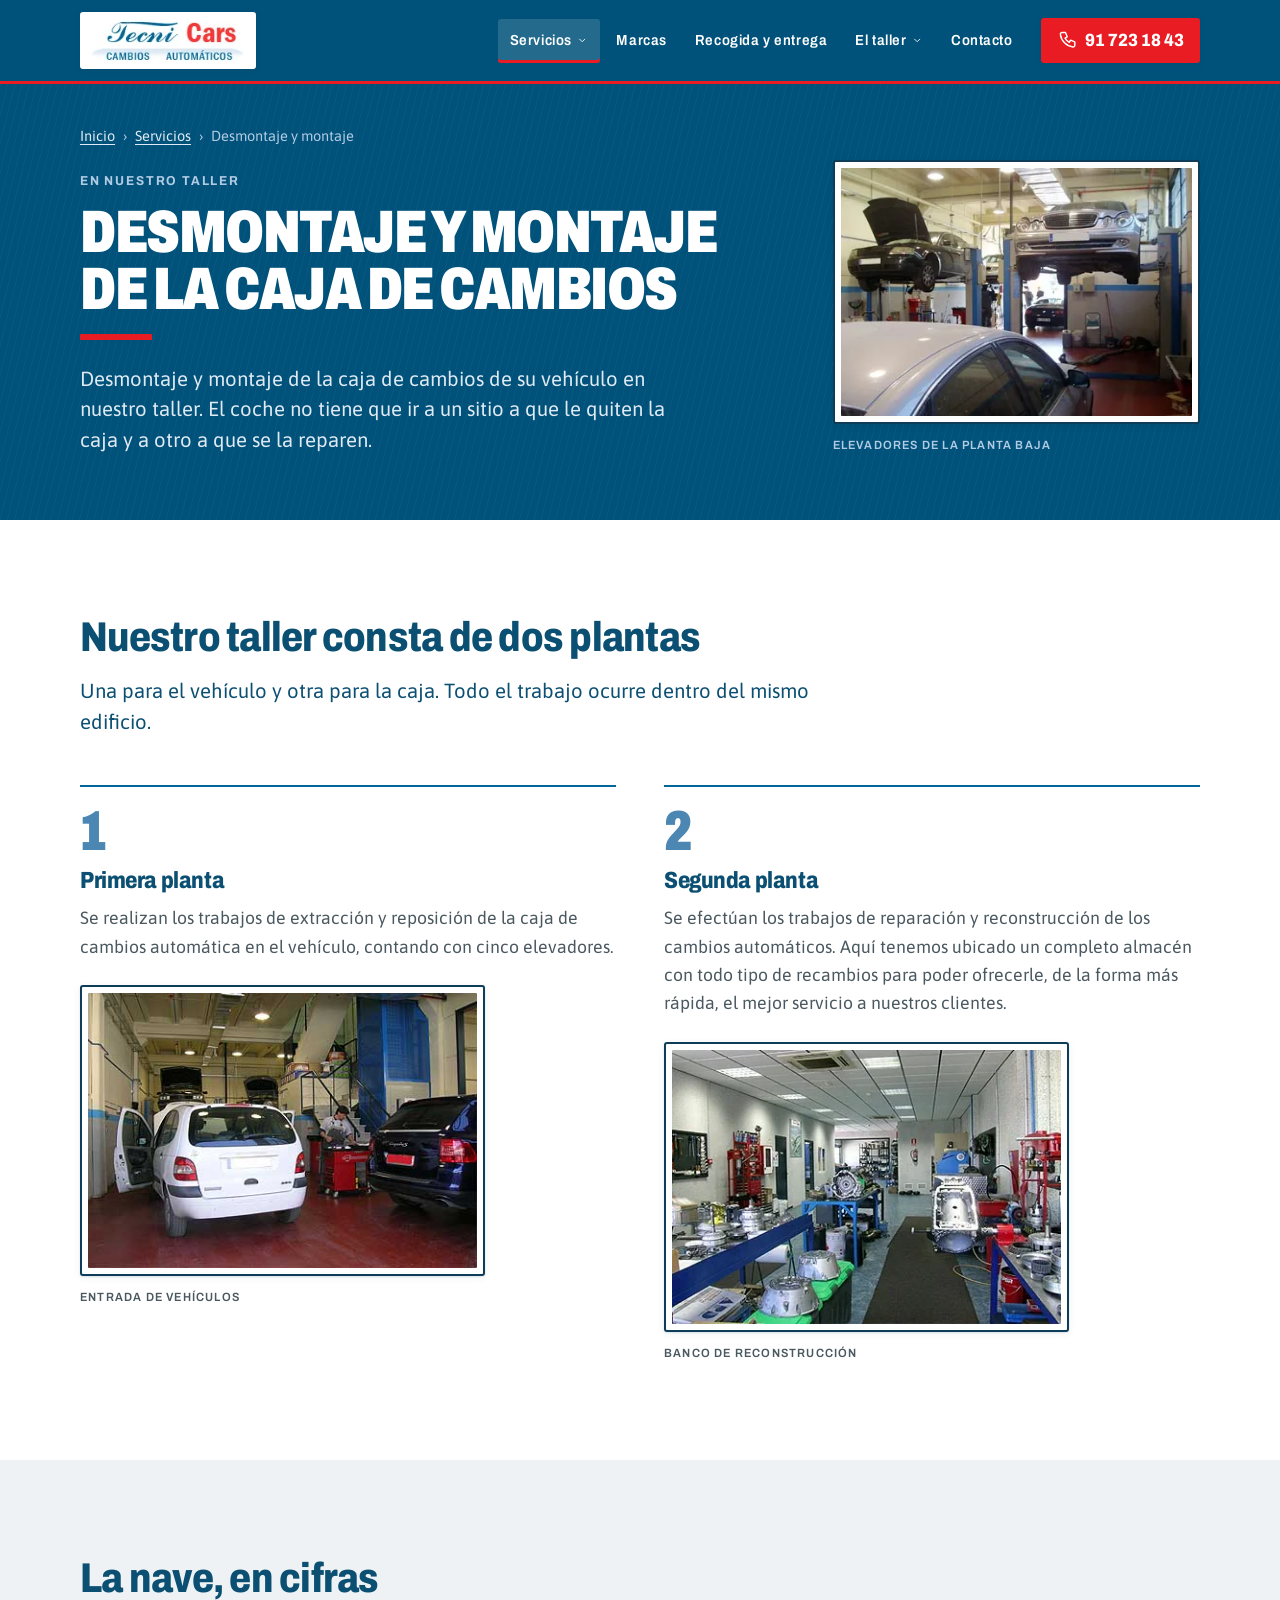
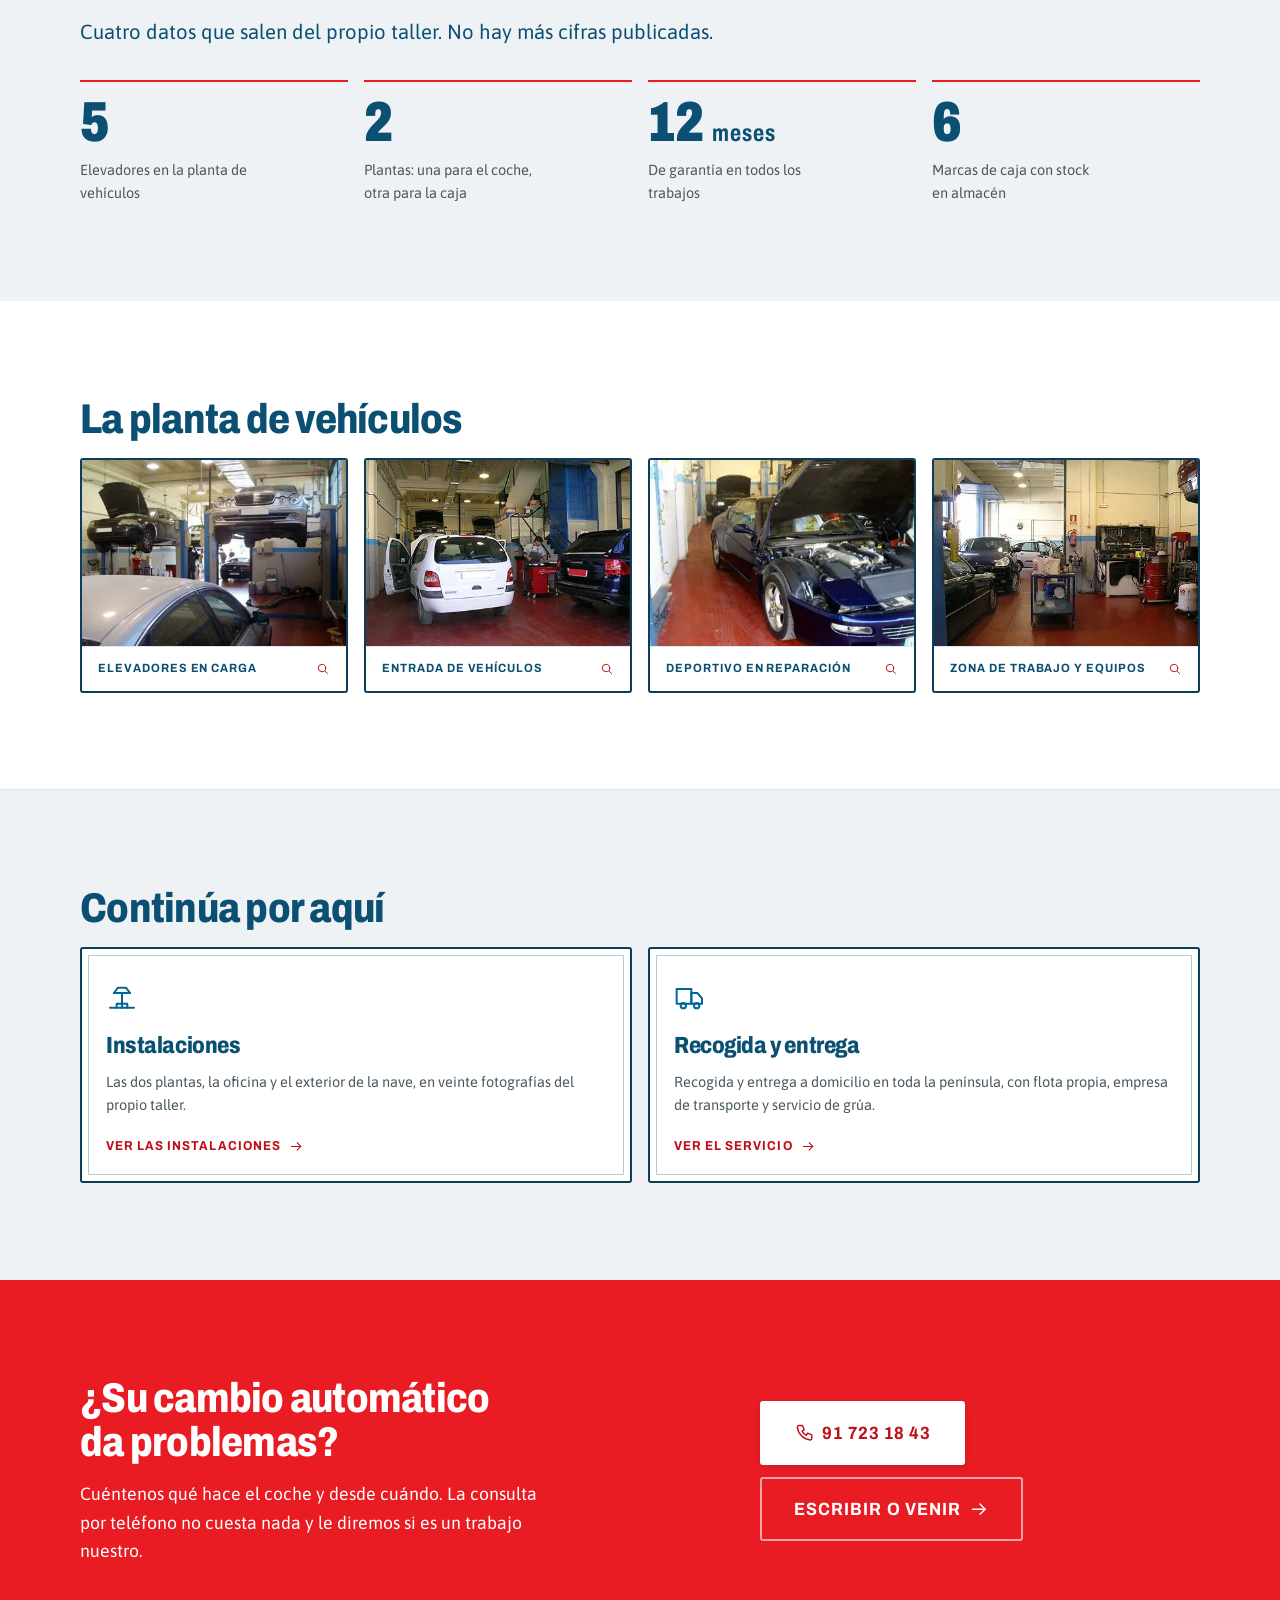
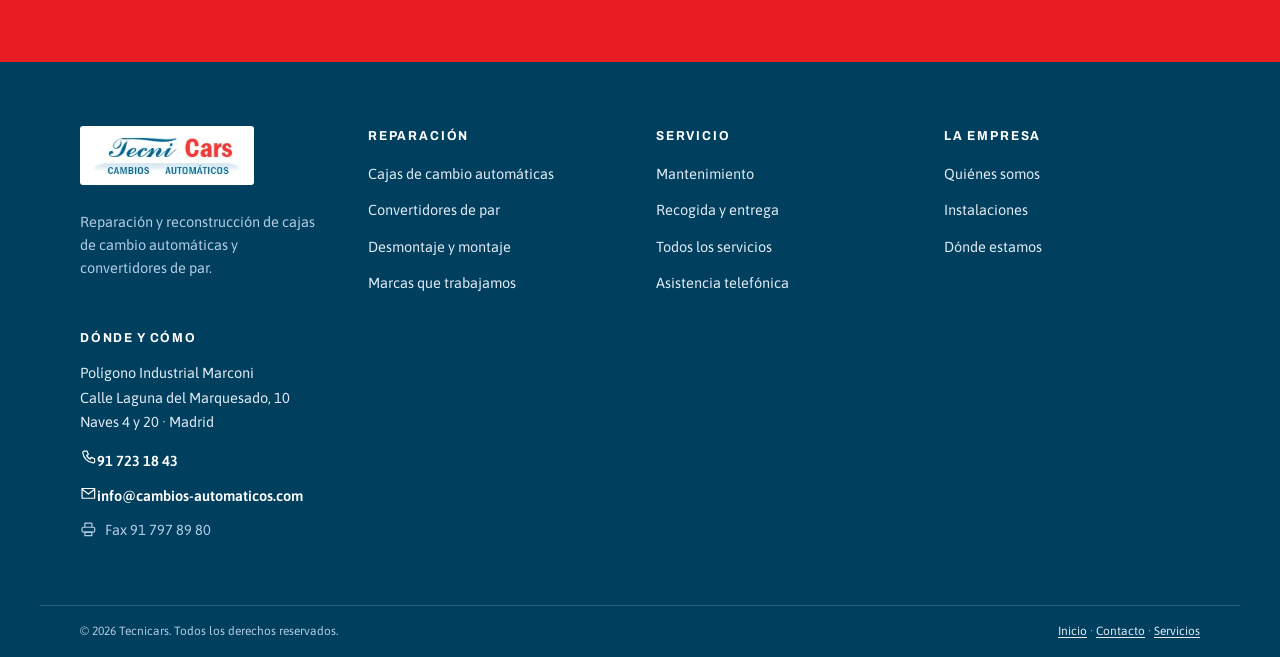
<file: desmontaje-y-montaje.html>
<!doctype html>
<html lang="es">
<head>
<!--
  DIRECCIÓN DE DISEÑO — «RÓTULO DE NAVE»

  TESIS: un taller que solo abre cambios automáticos se presenta con el oficio
  de su propio letrero de fachada, no con la foto oscura de motor y las tres
  tarjetas de icono que publica todo el sector.

  MUNDO PROPIO: placas esmaltadas de doble filete sobre esmalte azul #00527a,
  letra de rótulo Archivo condensada y pesada, barra roja #e91b23 de acento,
  aluminio claro para leer. Toda fotografía va montada como placa a su tamaño
  nativo: el material del dominio no pasa de 466 px y no se amplía nunca.

  RELATO: el visitante entiende en un vistazo que aquí se repara la caja en
  vez de sustituirla, lo comprueba viendo el almacén y el banco, y llama.

  PRIMER GOLPE DE VISTA: tablero azul a todo ancho, «CAMBIOS AUTOMÁTICOS» en
  letra de rótulo, teléfono en placa roja a la izquierda, fachada real montada
  a la derecha y banda de datos de nave debajo.

  FORMA: candidata 7 de 7 de la lista ordenada; tirada ae4dd6d5, en modo
  degradado (sin retadores).
-->
<meta charset="utf-8">
<meta name="viewport" content="width=device-width, initial-scale=1, viewport-fit=cover">
<title>Desmontaje y montaje de la caja de cambios · Tecnicars Madrid</title>
<meta name="description" content="Extracción y reposición de la caja de cambios automática en su vehículo, en nuestro propio taller de dos plantas del Polígono Marconi, con cinco elevadores.">
<link rel="canonical" href="https://www.cambios-automaticos.com/desmontaje-y-montaje.html">
<meta property="og:type" content="website">
<meta property="og:locale" content="es_ES">
<meta property="og:site_name" content="Tecnicars Cambios Automáticos">
<meta property="og:title" content="Desmontaje y montaje de la caja de cambios · Tecnicars Madrid">
<meta property="og:description" content="Extracción y reposición de la caja de cambios automática en su vehículo, en nuestro propio taller de dos plantas del Polígono Marconi, con cinco elevadores.">
<meta property="og:url" content="https://www.cambios-automaticos.com/desmontaje-y-montaje.html">
<meta property="og:image" content="https://www.cambios-automaticos.com/assets/img/og-tecnicars.jpg">
<meta property="og:image:width" content="1200">
<meta property="og:image:height" content="630">
<meta property="og:image:alt" content="Logotipo de Tecnicars Cambios Automáticos junto a la estantería del almacén de cajas de cambio.">
<meta name="twitter:card" content="summary_large_image">
<meta name="twitter:title" content="Desmontaje y montaje de la caja de cambios · Tecnicars Madrid">
<meta name="twitter:description" content="Extracción y reposición de la caja de cambios automática en su vehículo, en nuestro propio taller de dos plantas del Polígono Marconi, con cinco elevadores.">
<meta name="twitter:image" content="https://www.cambios-automaticos.com/assets/img/og-tecnicars.jpg">
<meta name="theme-color" content="#00527a">
<link rel="icon" href="favicon.svg" type="image/svg+xml">
<link rel="icon" href="favicon-32.png" sizes="32x32" type="image/png">
<link rel="apple-touch-icon" href="apple-touch-icon.png">
<link rel="preconnect" href="https://fonts.googleapis.com">
<link rel="preconnect" href="https://fonts.gstatic.com" crossorigin>
<link rel="stylesheet" href="https://fonts.googleapis.com/css2?family=Archivo:wdth,wght@62..125,400..900&amp;family=Asap:ital,wght@0,400..700;1,400..600&amp;display=swap">
<link rel="stylesheet" href="assets/css/site.css">
<!-- Marca el documento como «con JavaScript» antes de que pinte nada, para
     que las animaciones de entrada solo existan si van a poder ejecutarse.
     Sin esta clase, todo el contenido se ve de entrada, sin animación. -->
<script>document.documentElement.className+=" js";</script>

<script type="application/ld+json">{"@context":"https://schema.org","@type":"Service","name":"Desmontaje y montaje","description":"Extracción y reposición de la caja de cambios en su vehículo, en nuestro propio taller y sobre nuestros cinco elevadores.","serviceType":"Desmontaje y montaje","url":"https://www.cambios-automaticos.com/desmontaje-y-montaje.html","areaServed":{"@type":"Country","name":"España"},"provider":{"@type":"AutoRepair","@id":"https://www.cambios-automaticos.com/#negocio","name":"Tecnicars Cambios Automáticos","telephone":"+34 91 723 18 43"}}</script>
</head>
<body class="pagina pagina--interior">
<a class="salto" href="#contenido">Saltar al contenido</a>
<header class="cabecera" data-cabecera>
  <div class="cabecera__interior">
    <a class="marca" href="index.html"><picture><source type="image/webp" srcset="assets/img/logotipo-tecnicars.webp"><img src="assets/img/logotipo-tecnicars.png" alt="Tecnicars, cambios automáticos" width="195" height="56" fetchpriority="high" decoding="async" class="marca__logo"></picture><span class="visually-hidden">Tecnicars Cambios Automáticos, ir a la portada</span></a>
    <nav class="nav" aria-label="Navegación principal">
      <ul class="nav__lista"><li class="nav__item nav__item--mega" data-mega><button type="button" class="nav__enlace nav__enlace--boton" aria-expanded="false" aria-controls="mega-0" data-familia-activa="true">Servicios<svg class="ico nav__chevron" viewBox="0 0 24 24" width="24" height="24" fill="none" stroke="currentColor" stroke-width="1.7" stroke-linecap="round" stroke-linejoin="round" aria-hidden="true" focusable="false"><path d="m7 10 5 5 5-5"/></svg></button><div class="mega" id="mega-0" hidden><div class="mega__interior"><div class="mega__columna"><p class="mega__rotulo">En la caja</p><ul class="mega__lista"><li><a class="mega__enlace" href="cajas-de-cambio.html"><span class="mega__enlace-texto">Cajas de cambio automáticas</span><span class="mega__enlace-desc">Reparación y reconstrucción de todas las marcas, con garantía de 12 meses.</span></a></li><li><a class="mega__enlace" href="convertidores.html"><span class="mega__enlace-texto">Convertidores de par</span><span class="mega__enlace-desc">Rueda libre, discos de impacto y demás componentes de desgaste y fricción.</span></a></li></ul></div><div class="mega__columna"><p class="mega__rotulo">En el vehículo</p><ul class="mega__lista"><li><a class="mega__enlace" href="desmontaje-y-montaje.html" aria-current="page"><span class="mega__enlace-texto">Desmontaje y montaje</span><span class="mega__enlace-desc">Extracción y reposición de la caja en la planta baja, con cinco elevadores.</span></a></li><li><a class="mega__enlace" href="mantenimiento.html"><span class="mega__enlace-texto">Mantenimiento</span><span class="mega__enlace-desc">Sustitución de aceite y filtro con cita previa, mientras usted espera.</span></a></li></ul></div><div class="mega__columna"><p class="mega__rotulo">Ver todo</p><ul class="mega__lista"><li><a class="mega__enlace" href="servicios.html"><span class="mega__enlace-texto">Los seis servicios</span><span class="mega__enlace-desc">Índice completo de lo que se hace en el taller, en una sola página.</span></a></li></ul></div><div class="mega__destacado"><img src="assets/img/caja-abierta-banco.jpg" alt="Carcasa de una caja de cambios automática abierta sobre el banco de trabajo." width="164" height="123" loading="lazy" decoding="async" class="mega__img"><p class="mega__destacado-titulo">Solo cambios automáticos</p><p class="mega__destacado-texto">No somos un taller general que además toca automáticos. Es lo único que hacemos.</p></div></div></div></li><li class="nav__item"><a class="nav__enlace" href="marcas.html">Marcas</a></li><li class="nav__item"><a class="nav__enlace" href="recogida-y-entrega.html">Recogida y entrega</a></li><li class="nav__item nav__item--mega" data-mega><button type="button" class="nav__enlace nav__enlace--boton" aria-expanded="false" aria-controls="mega-3">El taller<svg class="ico nav__chevron" viewBox="0 0 24 24" width="24" height="24" fill="none" stroke="currentColor" stroke-width="1.7" stroke-linecap="round" stroke-linejoin="round" aria-hidden="true" focusable="false"><path d="m7 10 5 5 5-5"/></svg></button><div class="mega" id="mega-3" hidden><div class="mega__interior"><div class="mega__columna"><p class="mega__rotulo">Quiénes somos</p><ul class="mega__lista"><li><a class="mega__enlace" href="empresa.html"><span class="mega__enlace-texto">La empresa</span><span class="mega__enlace-desc">Especialización, equipo y forma de trabajar desde 1995.</span></a></li></ul></div><div class="mega__columna"><p class="mega__rotulo">Dónde se trabaja</p><ul class="mega__lista"><li><a class="mega__enlace" href="instalaciones.html"><span class="mega__enlace-texto">Instalaciones</span><span class="mega__enlace-desc">Las dos plantas, la oficina y el exterior de la nave, en fotografías.</span></a></li><li><a class="mega__enlace" href="contacto.html#asistencia"><span class="mega__enlace-texto">Asistencia telefónica</span><span class="mega__enlace-desc">Para cualquier aclaración, sin necesidad de acercarse.</span></a></li></ul></div><div class="mega__destacado"><img src="assets/img/almacen-cajas-estanteria.jpg" alt="Estanterías metálicas de la planta superior llenas de cajas de cambio automáticas completas." width="405" height="286" loading="lazy" decoding="async" class="mega__img"><p class="mega__destacado-titulo">Fotografías rescatadas</p><p class="mega__destacado-texto">Siete imágenes del taller llevaban desde 2020 encerradas en dos archivos Flash. Vuelven a verse.</p></div></div></div></li><li class="nav__item"><a class="nav__enlace" href="contacto.html">Contacto</a></li></ul>
    </nav>
    <div class="cabecera__acciones">
      <a class="placa-tel" href="tel:+34917231843" aria-label="Llamar al 91 723 18 43"><svg class="ico" viewBox="0 0 24 24" width="24" height="24" fill="none" stroke="currentColor" stroke-width="1.7" stroke-linecap="round" stroke-linejoin="round" aria-hidden="true" focusable="false"><path d="M6 3h4l2 5-2.5 1.5a12 12 0 0 0 5 5L16 12l5 2v4a2 2 0 0 1-2.2 2A17 17 0 0 1 4 5.2 2 2 0 0 1 6 3Z"/></svg><span>91 723 18 43</span></a>
      <button type="button" class="cajon-boton" aria-expanded="false" aria-controls="cajon" data-abrir-cajon><svg class="ico" viewBox="0 0 24 24" width="24" height="24" fill="none" stroke="currentColor" stroke-width="1.7" stroke-linecap="round" stroke-linejoin="round" aria-hidden="true" focusable="false"><path d="M3 6h18M3 12h18M3 18h18"/></svg><span>Menú</span></button>
    </div>
  </div>
    <noscript><nav class="nav-sin-js" aria-label="Navegación completa"><ul><li><a href="cajas-de-cambio.html">Cajas de cambio automáticas</a></li><li><a href="convertidores.html">Convertidores de par</a></li><li><a href="desmontaje-y-montaje.html" aria-current="page">Desmontaje y montaje</a></li><li><a href="mantenimiento.html">Mantenimiento</a></li><li><a href="servicios.html">Los seis servicios</a></li><li><a href="marcas.html">Marcas</a></li><li><a href="recogida-y-entrega.html">Recogida y entrega</a></li><li><a href="empresa.html">La empresa</a></li><li><a href="instalaciones.html">Instalaciones</a></li><li><a href="contacto.html#asistencia">Asistencia telefónica</a></li><li><a href="contacto.html">Contacto</a></li></ul></nav></noscript>
</header>
<div class="cajon-velo" data-velo hidden></div>
<div class="cajon" id="cajon" hidden>
  <div class="cajon__cabeza">
    <p class="cajon__rotulo">Menú</p>
    <button type="button" class="cajon__cerrar" data-cerrar-cajon><svg class="ico" viewBox="0 0 24 24" width="24" height="24" fill="none" stroke="currentColor" stroke-width="1.7" stroke-linecap="round" stroke-linejoin="round" aria-hidden="true" focusable="false"><path d="M5 5 19 19M19 5 5 19"/></svg><span class="visually-hidden">Cerrar el menú</span></button>
  </div>
  <nav class="cajon__nav" aria-label="Navegación del menú lateral">
    <div class="acordeon cajon__acordeon"><details class="acordeon__item"><summary class="acordeon__cabeza"><span class="acordeon__titulo">Servicios</span><span class="acordeon__signo" aria-hidden="true"><svg class="ico" viewBox="0 0 24 24" width="24" height="24" fill="none" stroke="currentColor" stroke-width="1.7" stroke-linecap="round" stroke-linejoin="round" aria-hidden="true" focusable="false"><path d="m7 10 5 5 5-5"/></svg></span></summary><div class="acordeon__cuerpo"><ul class="cajon__lista"><li><a href="cajas-de-cambio.html">Cajas de cambio automáticas</a></li><li><a href="convertidores.html">Convertidores de par</a></li><li><a href="desmontaje-y-montaje.html" aria-current="page">Desmontaje y montaje</a></li><li><a href="mantenimiento.html">Mantenimiento</a></li><li><a href="servicios.html">Los seis servicios</a></li></ul></div></details></div><a class="cajon__directo" href="marcas.html">Marcas<svg class="ico" viewBox="0 0 24 24" width="24" height="24" fill="none" stroke="currentColor" stroke-width="1.7" stroke-linecap="round" stroke-linejoin="round" aria-hidden="true" focusable="false"><path d="M4 12h15"/><path d="m13 6 6 6-6 6"/></svg></a><a class="cajon__directo" href="recogida-y-entrega.html">Recogida y entrega<svg class="ico" viewBox="0 0 24 24" width="24" height="24" fill="none" stroke="currentColor" stroke-width="1.7" stroke-linecap="round" stroke-linejoin="round" aria-hidden="true" focusable="false"><path d="M4 12h15"/><path d="m13 6 6 6-6 6"/></svg></a><div class="acordeon cajon__acordeon"><details class="acordeon__item"><summary class="acordeon__cabeza"><span class="acordeon__titulo">El taller</span><span class="acordeon__signo" aria-hidden="true"><svg class="ico" viewBox="0 0 24 24" width="24" height="24" fill="none" stroke="currentColor" stroke-width="1.7" stroke-linecap="round" stroke-linejoin="round" aria-hidden="true" focusable="false"><path d="m7 10 5 5 5-5"/></svg></span></summary><div class="acordeon__cuerpo"><ul class="cajon__lista"><li><a href="empresa.html">La empresa</a></li><li><a href="instalaciones.html">Instalaciones</a></li><li><a href="contacto.html#asistencia">Asistencia telefónica</a></li></ul></div></details></div><a class="cajon__directo" href="contacto.html">Contacto<svg class="ico" viewBox="0 0 24 24" width="24" height="24" fill="none" stroke="currentColor" stroke-width="1.7" stroke-linecap="round" stroke-linejoin="round" aria-hidden="true" focusable="false"><path d="M4 12h15"/><path d="m13 6 6 6-6 6"/></svg></a>
  </nav>
  <div class="cajon__contacto">
    <a class="boton boton--rojo boton--ancho" href="tel:+34917231843"><svg class="ico" viewBox="0 0 24 24" width="24" height="24" fill="none" stroke="currentColor" stroke-width="1.7" stroke-linecap="round" stroke-linejoin="round" aria-hidden="true" focusable="false"><path d="M6 3h4l2 5-2.5 1.5a12 12 0 0 0 5 5L16 12l5 2v4a2 2 0 0 1-2.2 2A17 17 0 0 1 4 5.2 2 2 0 0 1 6 3Z"/></svg><span>Llamar al 91 723 18 43</span></a>
    <a class="boton boton--linea boton--ancho" href="contacto.html" data-correo="info|cambios-automaticos.com"><svg class="ico" viewBox="0 0 24 24" width="24" height="24" fill="none" stroke="currentColor" stroke-width="1.7" stroke-linecap="round" stroke-linejoin="round" aria-hidden="true" focusable="false"><path d="M3 5h18v14H3z"/><path d="m3 6 9 7 9-7"/></svg><span data-correo-texto>Escribir un correo</span></a>
    <p class="cajon__direccion">Calle Laguna del Marquesado, 10, Naves 4 y 20<br>Polígono Industrial Marconi, Madrid</p>
  </div>
</div>
<main id="contenido">
<section class="rotulo rotulo--con-foto">
  <div class="rotulo__interior">
    <div class="rotulo__texto">
      <nav class="migas" aria-label="Migas de pan"><ol><li><a href="index.html">Inicio</a></li><li><a href="servicios.html">Servicios</a></li><li><span aria-current="page">Desmontaje y montaje</span></li></ol></nav>
      <p class="rotulo__ante">En nuestro taller</p>
      <h1 class="rotulo__titulo">Desmontaje y montaje<br>de la caja de cambios</h1>
      <p class="rotulo__entradilla">Desmontaje y montaje de la caja de cambios de su vehículo en nuestro taller. El coche no tiene que ir a un sitio a que le quiten la caja y a otro a que se la reparen.</p>
    </div>
    <div class="rotulo__foto"><figure class="placa-foto" style="--ancho-nativo:405px"><div class="placa-foto__marco"><picture><source type="image/webp" srcset="assets/img/planta-baja-elevadores.webp"><img src="assets/img/planta-baja-elevadores.jpg" alt="Dos vehículos subidos en elevadores de la planta baja, con un tercer coche esperando en el suelo rojo del taller." width="405" height="286" fetchpriority="high" decoding="async"></picture></div><figcaption class="placa-foto__pie">Elevadores de la planta baja</figcaption></figure></div>
  </div>
</section>
<section class="seccion" aria-labelledby="t-plantas">
  <div class="contenedor">
    <div class="cabeza-seccion">
      <h2 class="titular" id="t-plantas">Nuestro taller consta de dos plantas</h2>
      <p class="parrafo parrafo--guia">Una para el vehículo y otra para la caja. Todo el trabajo ocurre dentro del mismo edificio.</p>
    </div>
    <div class="plantas">
      <article class="plantas__ficha">
        <p class="plantas__numero" aria-hidden="true">1</p>
        <h3 class="plantas__titulo">Primera planta</h3>
        <p class="plantas__texto">Se realizan los trabajos de extracción y reposición de la caja de cambios automática en el vehículo, contando con cinco elevadores.</p>
        <figure class="placa-foto" style="--ancho-nativo:405px"><div class="placa-foto__marco"><img src="assets/img/planta-baja-vehiculos.jpg" alt="Monovolumen blanco con las puertas abiertas junto a una berlina, en la nave de la planta baja con dos elevadores al fondo." width="405" height="286" loading="lazy" decoding="async"></div><figcaption class="placa-foto__pie">Entrada de vehículos</figcaption></figure>
      </article>
      <article class="plantas__ficha">
        <p class="plantas__numero" aria-hidden="true">2</p>
        <h3 class="plantas__titulo">Segunda planta</h3>
        <p class="plantas__texto">Se efectúan los trabajos de reparación y reconstrucción de los cambios automáticos. Aquí tenemos ubicado un completo almacén con todo tipo de recambios para poder ofrecerle, de la forma más rápida, el mejor servicio a nuestros clientes.</p>
        <figure class="placa-foto" style="--ancho-nativo:405px"><div class="placa-foto__marco"><picture><source type="image/webp" srcset="assets/img/planta-alta-taller.webp"><img src="assets/img/planta-alta-taller.jpg" alt="Planta superior del taller: bancos azules a ambos lados, carcasas de cambio desmontadas sobre las mesas y prensa roja al fondo." width="405" height="286" loading="lazy" decoding="async"></picture></div><figcaption class="placa-foto__pie">Banco de reconstrucción</figcaption></figure>
      </article>
    </div>
  </div>
</section>
<section class="seccion seccion--claro" aria-labelledby="t-cifras">
  <div class="contenedor">
    <h2 class="titular" id="t-cifras">La nave, en cifras</h2>
    <p class="parrafo parrafo--guia">Cuatro datos que salen del propio taller. No hay más cifras publicadas.</p>
    <div class="cifras">
<div class="cifra"><p class="cifra__valor">5</p><p class="cifra__texto">Elevadores en la planta de vehículos</p></div>
<div class="cifra"><p class="cifra__valor">2</p><p class="cifra__texto">Plantas: una para el coche, otra para la caja</p></div>
<div class="cifra"><p class="cifra__valor">12<span class="cifra__unidad"> meses</span></p><p class="cifra__texto">De garantía en todos los trabajos</p></div>
<div class="cifra"><p class="cifra__valor">6</p><p class="cifra__texto">Marcas de caja con stock en almacén</p></div>
    </div>
  </div>
</section>
<section class="seccion" aria-labelledby="t-galeria">
  <div class="contenedor">
    <h2 class="titular" id="t-galeria">La planta de vehículos</h2>
    <ul class="galeria galeria--cuatro" data-galeria><li class="galeria__item"><a class="galeria__enlace" href="assets/img/planta-baja-elevadores.jpg" data-visor="0" data-pie="Elevadores en carga" data-alt="Dos vehículos subidos en elevadores de la planta baja, con un tercer coche esperando en el suelo rojo del taller."><picture><source type="image/webp" srcset="assets/img/planta-baja-elevadores.webp"><img src="assets/img/planta-baja-elevadores.jpg" alt="Dos vehículos subidos en elevadores de la planta baja, con un tercer coche esperando en el suelo rojo del taller." width="405" height="286" loading="lazy" decoding="async" class="galeria__img"></picture><span class="galeria__pie">Elevadores en carga<span class="galeria__lupa" aria-hidden="true"><svg class="ico" viewBox="0 0 24 24" width="24" height="24" fill="none" stroke="currentColor" stroke-width="1.7" stroke-linecap="round" stroke-linejoin="round" aria-hidden="true" focusable="false"><circle cx="10.5" cy="10.5" r="6.5"/><path d="m15.5 15.5 4.5 4.5"/></svg></span></span><span class="galeria__medidas" aria-hidden="true">405×286</span></a></li><li class="galeria__item"><a class="galeria__enlace" href="assets/img/planta-baja-vehiculos.jpg" data-visor="1" data-pie="Entrada de vehículos" data-alt="Monovolumen blanco con las puertas abiertas junto a una berlina, en la nave de la planta baja con dos elevadores al fondo."><img src="assets/img/planta-baja-vehiculos.jpg" alt="Monovolumen blanco con las puertas abiertas junto a una berlina, en la nave de la planta baja con dos elevadores al fondo." width="405" height="286" loading="lazy" decoding="async" class="galeria__img"><span class="galeria__pie">Entrada de vehículos<span class="galeria__lupa" aria-hidden="true"><svg class="ico" viewBox="0 0 24 24" width="24" height="24" fill="none" stroke="currentColor" stroke-width="1.7" stroke-linecap="round" stroke-linejoin="round" aria-hidden="true" focusable="false"><circle cx="10.5" cy="10.5" r="6.5"/><path d="m15.5 15.5 4.5 4.5"/></svg></span></span><span class="galeria__medidas" aria-hidden="true">405×286</span></a></li><li class="galeria__item"><a class="galeria__enlace" href="assets/img/planta-baja-deportivo.jpg" data-visor="2" data-pie="Deportivo en reparación" data-alt="Deportivo azul oscuro de gran cilindrada con el capó levantado, en el interior de la planta baja."><picture><source type="image/webp" srcset="assets/img/planta-baja-deportivo.webp"><img src="assets/img/planta-baja-deportivo.jpg" alt="Deportivo azul oscuro de gran cilindrada con el capó levantado, en el interior de la planta baja." width="405" height="286" loading="lazy" decoding="async" class="galeria__img"></picture><span class="galeria__pie">Deportivo en reparación<span class="galeria__lupa" aria-hidden="true"><svg class="ico" viewBox="0 0 24 24" width="24" height="24" fill="none" stroke="currentColor" stroke-width="1.7" stroke-linecap="round" stroke-linejoin="round" aria-hidden="true" focusable="false"><circle cx="10.5" cy="10.5" r="6.5"/><path d="m15.5 15.5 4.5 4.5"/></svg></span></span><span class="galeria__medidas" aria-hidden="true">405×286</span></a></li><li class="galeria__item"><a class="galeria__enlace" href="assets/img/planta-baja-zona-trabajo.jpg" data-visor="3" data-pie="Zona de trabajo y equipos" data-alt="Zona de trabajo de la planta baja con carro de herramienta, equipos de taller contra la pared y varios vehículos aparcados."><picture><source type="image/webp" srcset="assets/img/planta-baja-zona-trabajo.webp"><img src="assets/img/planta-baja-zona-trabajo.jpg" alt="Zona de trabajo de la planta baja con carro de herramienta, equipos de taller contra la pared y varios vehículos aparcados." width="405" height="286" loading="lazy" decoding="async" class="galeria__img"></picture><span class="galeria__pie">Zona de trabajo y equipos<span class="galeria__lupa" aria-hidden="true"><svg class="ico" viewBox="0 0 24 24" width="24" height="24" fill="none" stroke="currentColor" stroke-width="1.7" stroke-linecap="round" stroke-linejoin="round" aria-hidden="true" focusable="false"><circle cx="10.5" cy="10.5" r="6.5"/><path d="m15.5 15.5 4.5 4.5"/></svg></span></span><span class="galeria__medidas" aria-hidden="true">405×286</span></a></li></ul>
  </div>
</section>
<section class="seccion seccion--siguiente" aria-labelledby="t-siguiente">
  <div class="contenedor">
    <h2 class="titular" id="t-siguiente">Continúa por aquí</h2>
    <div class="rejilla-servicios rejilla-servicios--pareja">
<div class="placa placa--blanco placa-enlace"><span class="placa-enlace__ico"><svg class="ico" viewBox="0 0 24 24" width="24" height="24" fill="none" stroke="currentColor" stroke-width="1.7" stroke-linecap="round" stroke-linejoin="round" aria-hidden="true" focusable="false"><path d="M3 20h18"/><path d="M12 20V9"/><path d="M6 9h12"/><path d="M6 9 9 5h6l3 4"/><path d="M8 20v-3h8v3"/></svg></span><h3 class="placa-enlace__titulo"><a class="placa-enlace__zona" href="instalaciones.html">Instalaciones</a></h3><p class="placa-enlace__texto">Las dos plantas, la oficina y el exterior de la nave, en veinte fotografías del propio taller.</p><span class="placa-enlace__pie" aria-hidden="true">Ver las instalaciones<svg class="ico" viewBox="0 0 24 24" width="24" height="24" fill="none" stroke="currentColor" stroke-width="1.7" stroke-linecap="round" stroke-linejoin="round" aria-hidden="true" focusable="false"><path d="M4 12h15"/><path d="m13 6 6 6-6 6"/></svg></span></div>
<div class="placa placa--blanco placa-enlace"><span class="placa-enlace__ico"><svg class="ico" viewBox="0 0 24 24" width="24" height="24" fill="none" stroke="currentColor" stroke-width="1.7" stroke-linecap="round" stroke-linejoin="round" aria-hidden="true" focusable="false"><path d="M2 6h11v11H2z"/><path d="M13 9h4.5l3.5 4v4h-8z"/><circle cx="7" cy="18.5" r="2"/><circle cx="17" cy="18.5" r="2"/></svg></span><h3 class="placa-enlace__titulo"><a class="placa-enlace__zona" href="recogida-y-entrega.html">Recogida y entrega</a></h3><p class="placa-enlace__texto">Recogida y entrega a domicilio en toda la península, con flota propia, empresa de transporte y servicio de grúa.</p><span class="placa-enlace__pie" aria-hidden="true">Ver el servicio<svg class="ico" viewBox="0 0 24 24" width="24" height="24" fill="none" stroke="currentColor" stroke-width="1.7" stroke-linecap="round" stroke-linejoin="round" aria-hidden="true" focusable="false"><path d="M4 12h15"/><path d="m13 6 6 6-6 6"/></svg></span></div>
    </div>
  </div>
</section>
</main>
<section class="cta" aria-labelledby="cta-titulo">
  <div class="cta__interior">
    <div class="cta__texto">
      <h2 class="cta__titulo" id="cta-titulo">¿Su cambio automático da problemas?</h2>
      <p class="cta__bajada">Cuéntenos qué hace el coche y desde cuándo. La consulta por teléfono no cuesta nada y le diremos si es un trabajo nuestro.</p>
    </div>
    <div class="cta__acciones">
      <a class="boton boton--rojo boton--grande" href="tel:+34917231843" aria-label="Llamar al 91 723 18 43"><svg class="ico" viewBox="0 0 24 24" width="24" height="24" fill="none" stroke="currentColor" stroke-width="1.7" stroke-linecap="round" stroke-linejoin="round" aria-hidden="true" focusable="false"><path d="M6 3h4l2 5-2.5 1.5a12 12 0 0 0 5 5L16 12l5 2v4a2 2 0 0 1-2.2 2A17 17 0 0 1 4 5.2 2 2 0 0 1 6 3Z"/></svg><span>91 723 18 43</span></a>
      <a class="boton boton--linea-claro boton--grande" href="contacto.html">Escribir o venir<svg class="ico" viewBox="0 0 24 24" width="24" height="24" fill="none" stroke="currentColor" stroke-width="1.7" stroke-linecap="round" stroke-linejoin="round" aria-hidden="true" focusable="false"><path d="M4 12h15"/><path d="m13 6 6 6-6 6"/></svg></a>
    </div>
  </div>
</section>
<footer class="pie">
  <div class="pie__interior">
    <div class="pie__marca">
      <div class="pie__placa"><picture><source type="image/webp" srcset="assets/img/logotipo-tecnicars.webp"><img src="assets/img/logotipo-tecnicars.png" alt="Tecnicars, cambios automáticos" width="195" height="56" loading="lazy" decoding="async" class="pie__logo"></picture></div>
      <p class="pie__lema">Reparación y reconstrucción de cajas de cambio automáticas y convertidores de par.</p>
    </div>
    <div class="pie__columna"><p class="pie__rotulo">Reparación</p><ul><li><a href="cajas-de-cambio.html">Cajas de cambio automáticas</a></li><li><a href="convertidores.html">Convertidores de par</a></li><li><a href="desmontaje-y-montaje.html">Desmontaje y montaje</a></li><li><a href="marcas.html">Marcas que trabajamos</a></li></ul></div><div class="pie__columna"><p class="pie__rotulo">Servicio</p><ul><li><a href="mantenimiento.html">Mantenimiento</a></li><li><a href="recogida-y-entrega.html">Recogida y entrega</a></li><li><a href="servicios.html">Todos los servicios</a></li><li><a href="contacto.html#asistencia">Asistencia telefónica</a></li></ul></div><div class="pie__columna"><p class="pie__rotulo">La empresa</p><ul><li><a href="empresa.html">Quiénes somos</a></li><li><a href="instalaciones.html">Instalaciones</a></li><li><a href="contacto.html">Dónde estamos</a></li></ul></div>
    <div class="pie__columna pie__columna--contacto">
      <p class="pie__rotulo">Dónde y cómo</p>
      <address class="pie__direccion">
        Polígono Industrial Marconi<br>
        Calle Laguna del Marquesado, 10<br>
        Naves 4 y 20 &middot; Madrid<br>
      </address>
      <ul class="pie__contacto">
        <li><a class="enlace-tel" href="tel:+34917231843"><svg class="ico" viewBox="0 0 24 24" width="24" height="24" fill="none" stroke="currentColor" stroke-width="1.7" stroke-linecap="round" stroke-linejoin="round" aria-hidden="true" focusable="false"><path d="M6 3h4l2 5-2.5 1.5a12 12 0 0 0 5 5L16 12l5 2v4a2 2 0 0 1-2.2 2A17 17 0 0 1 4 5.2 2 2 0 0 1 6 3Z"/></svg><span>91 723 18 43</span></a></li>
        <li><a class="enlace-correo" href="contacto.html" data-correo="info|cambios-automaticos.com"><svg class="ico" viewBox="0 0 24 24" width="24" height="24" fill="none" stroke="currentColor" stroke-width="1.7" stroke-linecap="round" stroke-linejoin="round" aria-hidden="true" focusable="false"><path d="M3 5h18v14H3z"/><path d="m3 6 9 7 9-7"/></svg><span data-correo-texto>Escríbanos</span></a></li>
        <li class="pie__fax"><svg class="ico" viewBox="0 0 24 24" width="24" height="24" fill="none" stroke="currentColor" stroke-width="1.7" stroke-linecap="round" stroke-linejoin="round" aria-hidden="true" focusable="false"><path d="M7 9V3h10v6"/><rect x="3" y="9" width="18" height="7" rx="1.5"/><path d="M7 16h10v5H7z"/></svg><span>Fax 91 797 89 80</span></li>
      </ul>
    </div>
  </div>
  <div class="pie__legal">
    <p>&copy; 2026 Tecnicars. Todos los derechos reservados.</p>
    <p><a href="index.html">Inicio</a> &middot; <a href="contacto.html">Contacto</a> &middot; <a href="servicios.html">Servicios</a></p>
  </div>
</footer>
<div class="barra-movil" role="group" aria-label="Acciones rápidas">
  <a class="barra-movil__accion barra-movil__accion--principal" href="tel:+34917231843" aria-label="Llamar al 91 723 18 43"><svg class="ico" viewBox="0 0 24 24" width="24" height="24" fill="none" stroke="currentColor" stroke-width="1.7" stroke-linecap="round" stroke-linejoin="round" aria-hidden="true" focusable="false"><path d="M6 3h4l2 5-2.5 1.5a12 12 0 0 0 5 5L16 12l5 2v4a2 2 0 0 1-2.2 2A17 17 0 0 1 4 5.2 2 2 0 0 1 6 3Z"/></svg><span>Llamar</span></a>
  <a class="barra-movil__accion" href="contacto.html" data-correo="info|cambios-automaticos.com"><svg class="ico" viewBox="0 0 24 24" width="24" height="24" fill="none" stroke="currentColor" stroke-width="1.7" stroke-linecap="round" stroke-linejoin="round" aria-hidden="true" focusable="false"><path d="M3 5h18v14H3z"/><path d="m3 6 9 7 9-7"/></svg><span data-correo-texto>Correo</span></a>
  <a class="barra-movil__accion" href="contacto.html"><svg class="ico" viewBox="0 0 24 24" width="24" height="24" fill="none" stroke="currentColor" stroke-width="1.7" stroke-linecap="round" stroke-linejoin="round" aria-hidden="true" focusable="false"><path d="M12 21s7-6.4 7-11.5A7 7 0 0 0 5 9.5C5 14.6 12 21 12 21Z"/><circle cx="12" cy="9.5" r="2.5"/></svg><span>Cómo llegar</span></a>
</div>
<script src="assets/js/site.js" defer></script>
</body>
</html>
</file>
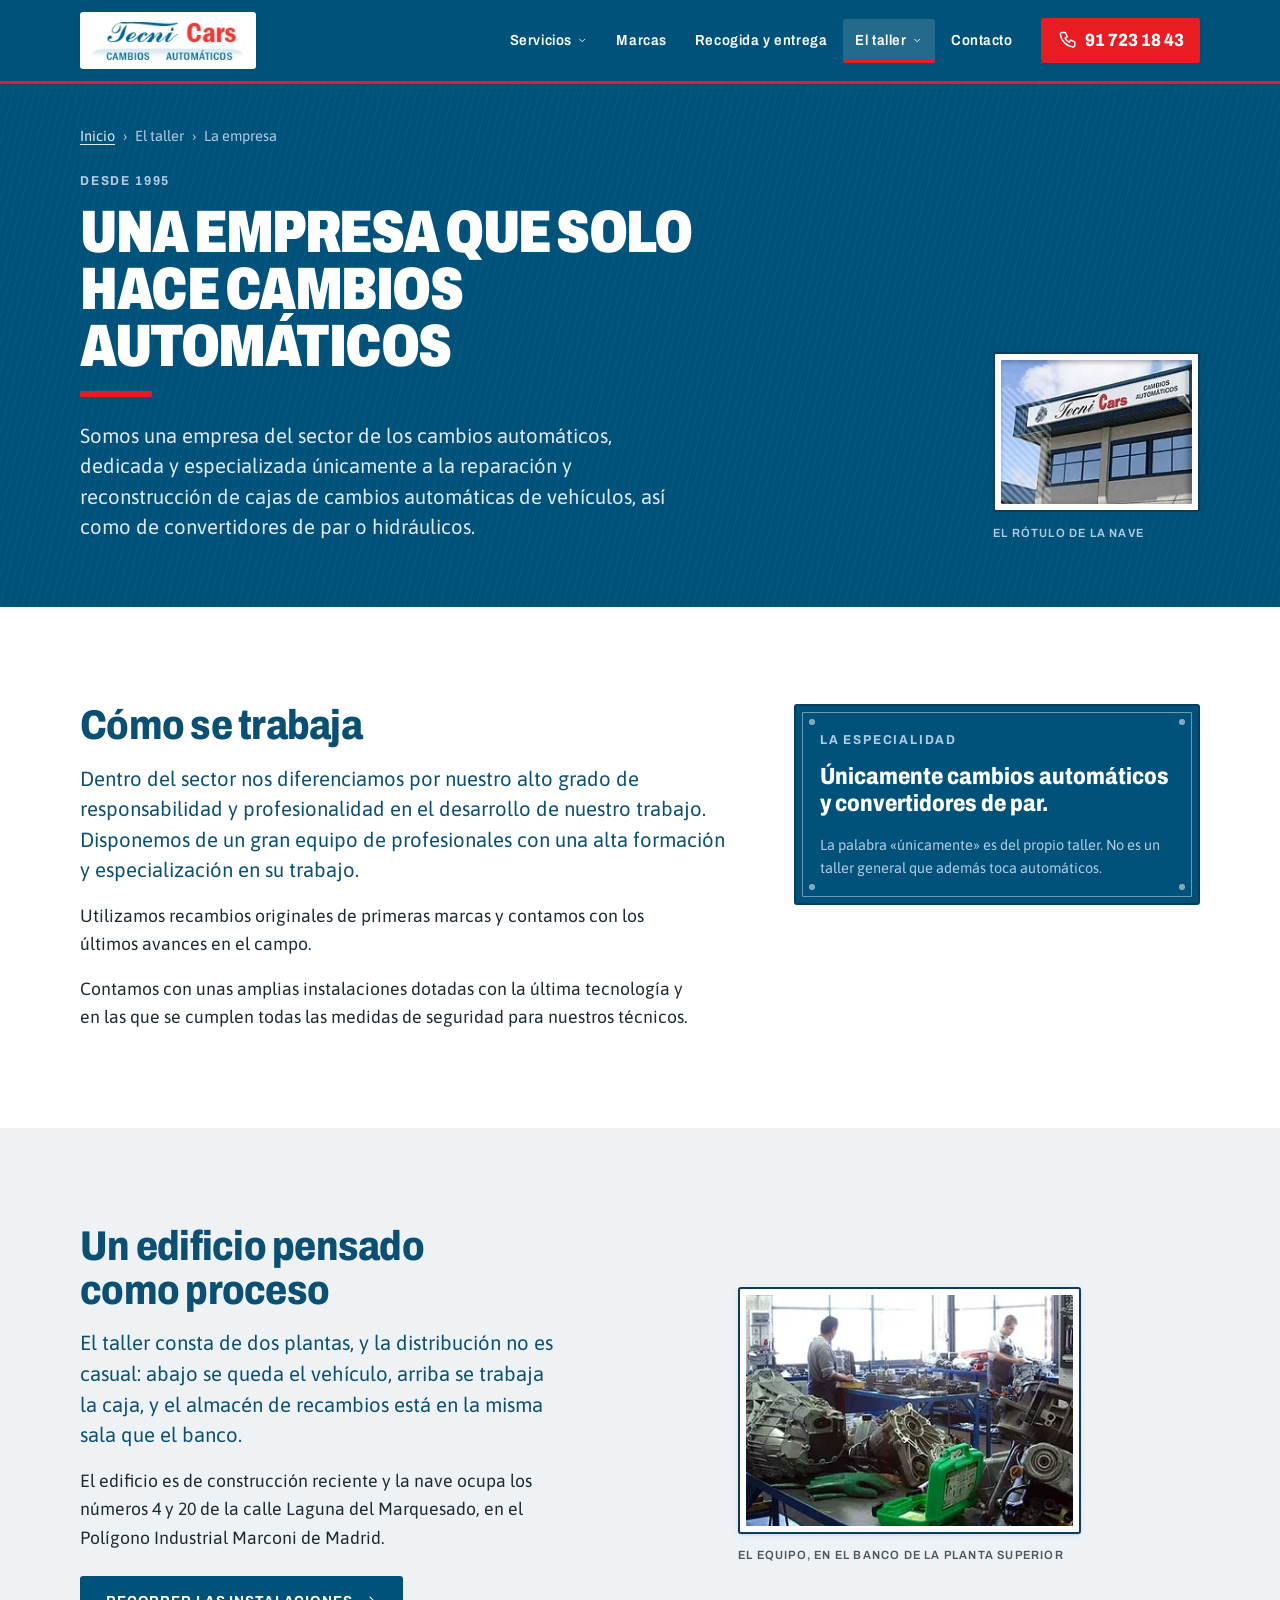
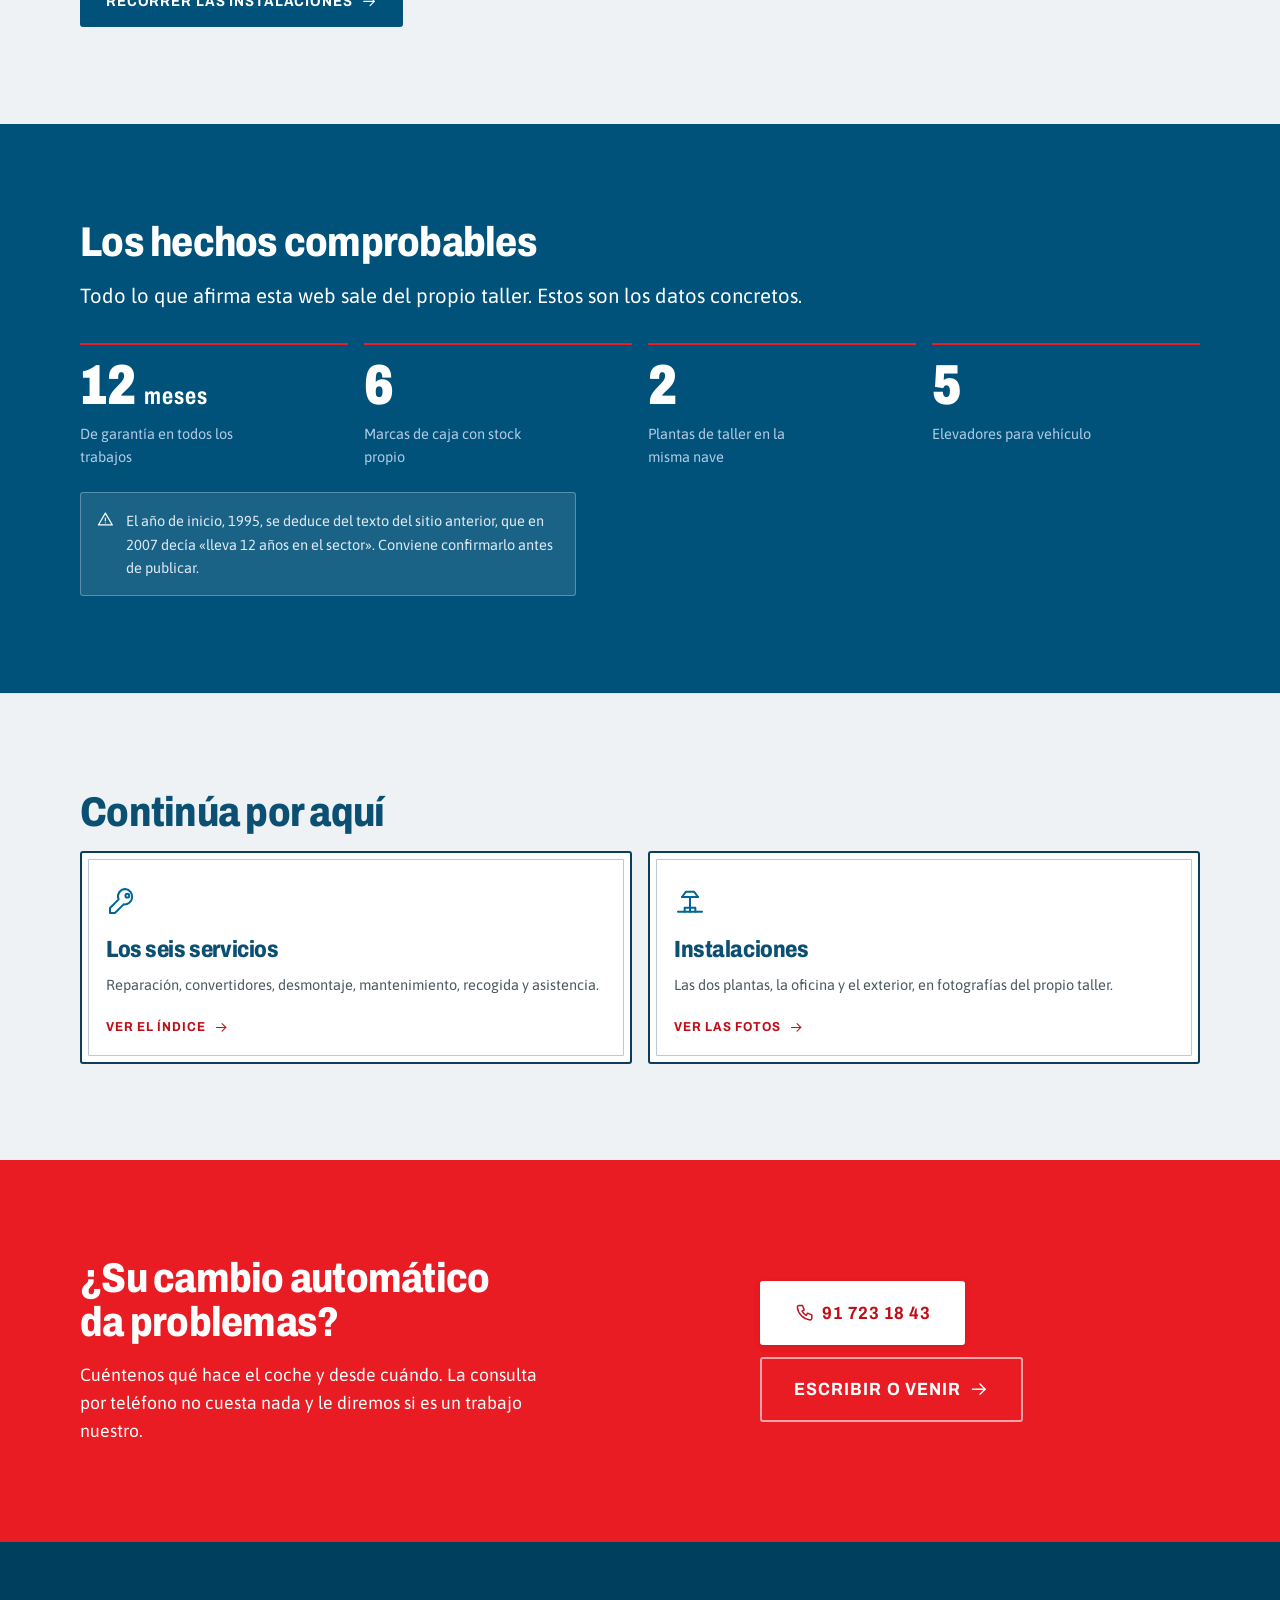
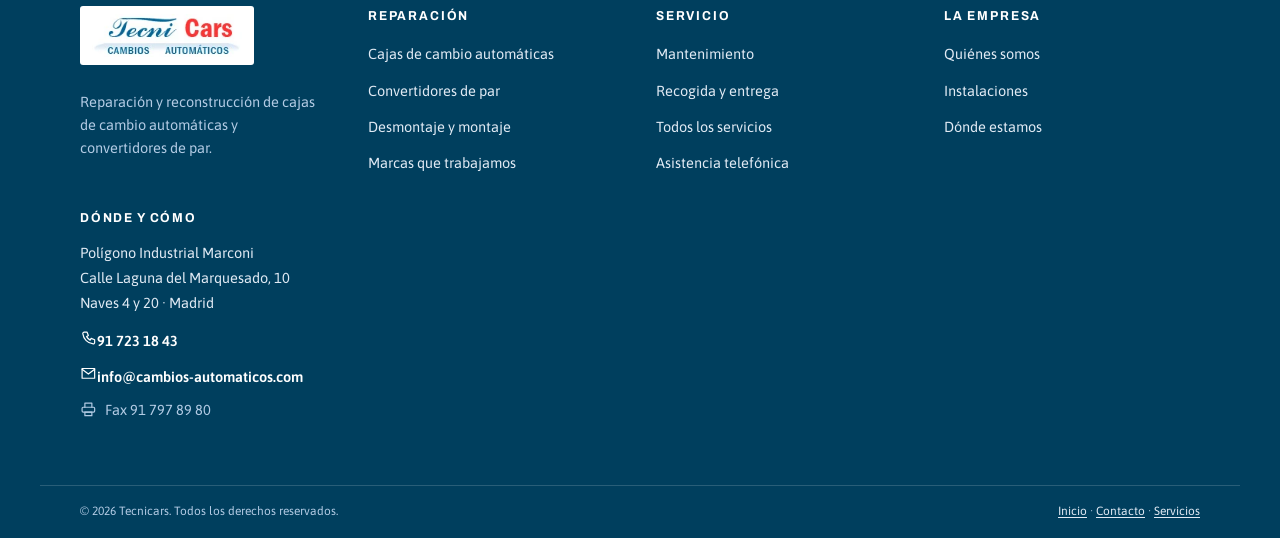
<file: empresa.html>
<!doctype html>
<html lang="es">
<head>
<!--
  DIRECCIÓN DE DISEÑO — «RÓTULO DE NAVE»

  TESIS: un taller que solo abre cambios automáticos se presenta con el oficio
  de su propio letrero de fachada, no con la foto oscura de motor y las tres
  tarjetas de icono que publica todo el sector.

  MUNDO PROPIO: placas esmaltadas de doble filete sobre esmalte azul #00527a,
  letra de rótulo Archivo condensada y pesada, barra roja #e91b23 de acento,
  aluminio claro para leer. Toda fotografía va montada como placa a su tamaño
  nativo: el material del dominio no pasa de 466 px y no se amplía nunca.

  RELATO: el visitante entiende en un vistazo que aquí se repara la caja en
  vez de sustituirla, lo comprueba viendo el almacén y el banco, y llama.

  PRIMER GOLPE DE VISTA: tablero azul a todo ancho, «CAMBIOS AUTOMÁTICOS» en
  letra de rótulo, teléfono en placa roja a la izquierda, fachada real montada
  a la derecha y banda de datos de nave debajo.

  FORMA: candidata 7 de 7 de la lista ordenada; tirada ae4dd6d5, en modo
  degradado (sin retadores).
-->
<meta charset="utf-8">
<meta name="viewport" content="width=device-width, initial-scale=1, viewport-fit=cover">
<title>La empresa · Tecnicars Cambios Automáticos, Madrid</title>
<meta name="description" content="Empresa dedicada únicamente a la reparación y reconstrucción de cajas de cambio automáticas y convertidores de par, en el Polígono Marconi de Madrid.">
<link rel="canonical" href="https://www.cambios-automaticos.com/empresa.html">
<meta property="og:type" content="website">
<meta property="og:locale" content="es_ES">
<meta property="og:site_name" content="Tecnicars Cambios Automáticos">
<meta property="og:title" content="La empresa · Tecnicars Cambios Automáticos, Madrid">
<meta property="og:description" content="Empresa dedicada únicamente a la reparación y reconstrucción de cajas de cambio automáticas y convertidores de par, en el Polígono Marconi de Madrid.">
<meta property="og:url" content="https://www.cambios-automaticos.com/empresa.html">
<meta property="og:image" content="https://www.cambios-automaticos.com/assets/img/og-tecnicars.jpg">
<meta property="og:image:width" content="1200">
<meta property="og:image:height" content="630">
<meta property="og:image:alt" content="Logotipo de Tecnicars Cambios Automáticos junto a la estantería del almacén de cajas de cambio.">
<meta name="twitter:card" content="summary_large_image">
<meta name="twitter:title" content="La empresa · Tecnicars Cambios Automáticos, Madrid">
<meta name="twitter:description" content="Empresa dedicada únicamente a la reparación y reconstrucción de cajas de cambio automáticas y convertidores de par, en el Polígono Marconi de Madrid.">
<meta name="twitter:image" content="https://www.cambios-automaticos.com/assets/img/og-tecnicars.jpg">
<meta name="theme-color" content="#00527a">
<link rel="icon" href="favicon.svg" type="image/svg+xml">
<link rel="icon" href="favicon-32.png" sizes="32x32" type="image/png">
<link rel="apple-touch-icon" href="apple-touch-icon.png">
<link rel="preconnect" href="https://fonts.googleapis.com">
<link rel="preconnect" href="https://fonts.gstatic.com" crossorigin>
<link rel="stylesheet" href="https://fonts.googleapis.com/css2?family=Archivo:wdth,wght@62..125,400..900&amp;family=Asap:ital,wght@0,400..700;1,400..600&amp;display=swap">
<link rel="stylesheet" href="assets/css/site.css">
<!-- Marca el documento como «con JavaScript» antes de que pinte nada, para
     que las animaciones de entrada solo existan si van a poder ejecutarse.
     Sin esta clase, todo el contenido se ve de entrada, sin animación. -->
<script>document.documentElement.className+=" js";</script>
</head>
<body class="pagina pagina--interior">
<a class="salto" href="#contenido">Saltar al contenido</a>
<header class="cabecera" data-cabecera>
  <div class="cabecera__interior">
    <a class="marca" href="index.html"><picture><source type="image/webp" srcset="assets/img/logotipo-tecnicars.webp"><img src="assets/img/logotipo-tecnicars.png" alt="Tecnicars, cambios automáticos" width="195" height="56" fetchpriority="high" decoding="async" class="marca__logo"></picture><span class="visually-hidden">Tecnicars Cambios Automáticos, ir a la portada</span></a>
    <nav class="nav" aria-label="Navegación principal">
      <ul class="nav__lista"><li class="nav__item nav__item--mega" data-mega><button type="button" class="nav__enlace nav__enlace--boton" aria-expanded="false" aria-controls="mega-0">Servicios<svg class="ico nav__chevron" viewBox="0 0 24 24" width="24" height="24" fill="none" stroke="currentColor" stroke-width="1.7" stroke-linecap="round" stroke-linejoin="round" aria-hidden="true" focusable="false"><path d="m7 10 5 5 5-5"/></svg></button><div class="mega" id="mega-0" hidden><div class="mega__interior"><div class="mega__columna"><p class="mega__rotulo">En la caja</p><ul class="mega__lista"><li><a class="mega__enlace" href="cajas-de-cambio.html"><span class="mega__enlace-texto">Cajas de cambio automáticas</span><span class="mega__enlace-desc">Reparación y reconstrucción de todas las marcas, con garantía de 12 meses.</span></a></li><li><a class="mega__enlace" href="convertidores.html"><span class="mega__enlace-texto">Convertidores de par</span><span class="mega__enlace-desc">Rueda libre, discos de impacto y demás componentes de desgaste y fricción.</span></a></li></ul></div><div class="mega__columna"><p class="mega__rotulo">En el vehículo</p><ul class="mega__lista"><li><a class="mega__enlace" href="desmontaje-y-montaje.html"><span class="mega__enlace-texto">Desmontaje y montaje</span><span class="mega__enlace-desc">Extracción y reposición de la caja en la planta baja, con cinco elevadores.</span></a></li><li><a class="mega__enlace" href="mantenimiento.html"><span class="mega__enlace-texto">Mantenimiento</span><span class="mega__enlace-desc">Sustitución de aceite y filtro con cita previa, mientras usted espera.</span></a></li></ul></div><div class="mega__columna"><p class="mega__rotulo">Ver todo</p><ul class="mega__lista"><li><a class="mega__enlace" href="servicios.html"><span class="mega__enlace-texto">Los seis servicios</span><span class="mega__enlace-desc">Índice completo de lo que se hace en el taller, en una sola página.</span></a></li></ul></div><div class="mega__destacado"><img src="assets/img/caja-abierta-banco.jpg" alt="Carcasa de una caja de cambios automática abierta sobre el banco de trabajo." width="164" height="123" loading="lazy" decoding="async" class="mega__img"><p class="mega__destacado-titulo">Solo cambios automáticos</p><p class="mega__destacado-texto">No somos un taller general que además toca automáticos. Es lo único que hacemos.</p></div></div></div></li><li class="nav__item"><a class="nav__enlace" href="marcas.html">Marcas</a></li><li class="nav__item"><a class="nav__enlace" href="recogida-y-entrega.html">Recogida y entrega</a></li><li class="nav__item nav__item--mega" data-mega><button type="button" class="nav__enlace nav__enlace--boton" aria-expanded="false" aria-controls="mega-3" data-familia-activa="true">El taller<svg class="ico nav__chevron" viewBox="0 0 24 24" width="24" height="24" fill="none" stroke="currentColor" stroke-width="1.7" stroke-linecap="round" stroke-linejoin="round" aria-hidden="true" focusable="false"><path d="m7 10 5 5 5-5"/></svg></button><div class="mega" id="mega-3" hidden><div class="mega__interior"><div class="mega__columna"><p class="mega__rotulo">Quiénes somos</p><ul class="mega__lista"><li><a class="mega__enlace" href="empresa.html" aria-current="page"><span class="mega__enlace-texto">La empresa</span><span class="mega__enlace-desc">Especialización, equipo y forma de trabajar desde 1995.</span></a></li></ul></div><div class="mega__columna"><p class="mega__rotulo">Dónde se trabaja</p><ul class="mega__lista"><li><a class="mega__enlace" href="instalaciones.html"><span class="mega__enlace-texto">Instalaciones</span><span class="mega__enlace-desc">Las dos plantas, la oficina y el exterior de la nave, en fotografías.</span></a></li><li><a class="mega__enlace" href="contacto.html#asistencia"><span class="mega__enlace-texto">Asistencia telefónica</span><span class="mega__enlace-desc">Para cualquier aclaración, sin necesidad de acercarse.</span></a></li></ul></div><div class="mega__destacado"><img src="assets/img/almacen-cajas-estanteria.jpg" alt="Estanterías metálicas de la planta superior llenas de cajas de cambio automáticas completas." width="405" height="286" loading="lazy" decoding="async" class="mega__img"><p class="mega__destacado-titulo">Fotografías rescatadas</p><p class="mega__destacado-texto">Siete imágenes del taller llevaban desde 2020 encerradas en dos archivos Flash. Vuelven a verse.</p></div></div></div></li><li class="nav__item"><a class="nav__enlace" href="contacto.html">Contacto</a></li></ul>
    </nav>
    <div class="cabecera__acciones">
      <a class="placa-tel" href="tel:+34917231843" aria-label="Llamar al 91 723 18 43"><svg class="ico" viewBox="0 0 24 24" width="24" height="24" fill="none" stroke="currentColor" stroke-width="1.7" stroke-linecap="round" stroke-linejoin="round" aria-hidden="true" focusable="false"><path d="M6 3h4l2 5-2.5 1.5a12 12 0 0 0 5 5L16 12l5 2v4a2 2 0 0 1-2.2 2A17 17 0 0 1 4 5.2 2 2 0 0 1 6 3Z"/></svg><span>91 723 18 43</span></a>
      <button type="button" class="cajon-boton" aria-expanded="false" aria-controls="cajon" data-abrir-cajon><svg class="ico" viewBox="0 0 24 24" width="24" height="24" fill="none" stroke="currentColor" stroke-width="1.7" stroke-linecap="round" stroke-linejoin="round" aria-hidden="true" focusable="false"><path d="M3 6h18M3 12h18M3 18h18"/></svg><span>Menú</span></button>
    </div>
  </div>
    <noscript><nav class="nav-sin-js" aria-label="Navegación completa"><ul><li><a href="cajas-de-cambio.html">Cajas de cambio automáticas</a></li><li><a href="convertidores.html">Convertidores de par</a></li><li><a href="desmontaje-y-montaje.html">Desmontaje y montaje</a></li><li><a href="mantenimiento.html">Mantenimiento</a></li><li><a href="servicios.html">Los seis servicios</a></li><li><a href="marcas.html">Marcas</a></li><li><a href="recogida-y-entrega.html">Recogida y entrega</a></li><li><a href="empresa.html" aria-current="page">La empresa</a></li><li><a href="instalaciones.html">Instalaciones</a></li><li><a href="contacto.html#asistencia">Asistencia telefónica</a></li><li><a href="contacto.html">Contacto</a></li></ul></nav></noscript>
</header>
<div class="cajon-velo" data-velo hidden></div>
<div class="cajon" id="cajon" hidden>
  <div class="cajon__cabeza">
    <p class="cajon__rotulo">Menú</p>
    <button type="button" class="cajon__cerrar" data-cerrar-cajon><svg class="ico" viewBox="0 0 24 24" width="24" height="24" fill="none" stroke="currentColor" stroke-width="1.7" stroke-linecap="round" stroke-linejoin="round" aria-hidden="true" focusable="false"><path d="M5 5 19 19M19 5 5 19"/></svg><span class="visually-hidden">Cerrar el menú</span></button>
  </div>
  <nav class="cajon__nav" aria-label="Navegación del menú lateral">
    <div class="acordeon cajon__acordeon"><details class="acordeon__item"><summary class="acordeon__cabeza"><span class="acordeon__titulo">Servicios</span><span class="acordeon__signo" aria-hidden="true"><svg class="ico" viewBox="0 0 24 24" width="24" height="24" fill="none" stroke="currentColor" stroke-width="1.7" stroke-linecap="round" stroke-linejoin="round" aria-hidden="true" focusable="false"><path d="m7 10 5 5 5-5"/></svg></span></summary><div class="acordeon__cuerpo"><ul class="cajon__lista"><li><a href="cajas-de-cambio.html">Cajas de cambio automáticas</a></li><li><a href="convertidores.html">Convertidores de par</a></li><li><a href="desmontaje-y-montaje.html">Desmontaje y montaje</a></li><li><a href="mantenimiento.html">Mantenimiento</a></li><li><a href="servicios.html">Los seis servicios</a></li></ul></div></details></div><a class="cajon__directo" href="marcas.html">Marcas<svg class="ico" viewBox="0 0 24 24" width="24" height="24" fill="none" stroke="currentColor" stroke-width="1.7" stroke-linecap="round" stroke-linejoin="round" aria-hidden="true" focusable="false"><path d="M4 12h15"/><path d="m13 6 6 6-6 6"/></svg></a><a class="cajon__directo" href="recogida-y-entrega.html">Recogida y entrega<svg class="ico" viewBox="0 0 24 24" width="24" height="24" fill="none" stroke="currentColor" stroke-width="1.7" stroke-linecap="round" stroke-linejoin="round" aria-hidden="true" focusable="false"><path d="M4 12h15"/><path d="m13 6 6 6-6 6"/></svg></a><div class="acordeon cajon__acordeon"><details class="acordeon__item"><summary class="acordeon__cabeza"><span class="acordeon__titulo">El taller</span><span class="acordeon__signo" aria-hidden="true"><svg class="ico" viewBox="0 0 24 24" width="24" height="24" fill="none" stroke="currentColor" stroke-width="1.7" stroke-linecap="round" stroke-linejoin="round" aria-hidden="true" focusable="false"><path d="m7 10 5 5 5-5"/></svg></span></summary><div class="acordeon__cuerpo"><ul class="cajon__lista"><li><a href="empresa.html" aria-current="page">La empresa</a></li><li><a href="instalaciones.html">Instalaciones</a></li><li><a href="contacto.html#asistencia">Asistencia telefónica</a></li></ul></div></details></div><a class="cajon__directo" href="contacto.html">Contacto<svg class="ico" viewBox="0 0 24 24" width="24" height="24" fill="none" stroke="currentColor" stroke-width="1.7" stroke-linecap="round" stroke-linejoin="round" aria-hidden="true" focusable="false"><path d="M4 12h15"/><path d="m13 6 6 6-6 6"/></svg></a>
  </nav>
  <div class="cajon__contacto">
    <a class="boton boton--rojo boton--ancho" href="tel:+34917231843"><svg class="ico" viewBox="0 0 24 24" width="24" height="24" fill="none" stroke="currentColor" stroke-width="1.7" stroke-linecap="round" stroke-linejoin="round" aria-hidden="true" focusable="false"><path d="M6 3h4l2 5-2.5 1.5a12 12 0 0 0 5 5L16 12l5 2v4a2 2 0 0 1-2.2 2A17 17 0 0 1 4 5.2 2 2 0 0 1 6 3Z"/></svg><span>Llamar al 91 723 18 43</span></a>
    <a class="boton boton--linea boton--ancho" href="contacto.html" data-correo="info|cambios-automaticos.com"><svg class="ico" viewBox="0 0 24 24" width="24" height="24" fill="none" stroke="currentColor" stroke-width="1.7" stroke-linecap="round" stroke-linejoin="round" aria-hidden="true" focusable="false"><path d="M3 5h18v14H3z"/><path d="m3 6 9 7 9-7"/></svg><span data-correo-texto>Escribir un correo</span></a>
    <p class="cajon__direccion">Calle Laguna del Marquesado, 10, Naves 4 y 20<br>Polígono Industrial Marconi, Madrid</p>
  </div>
</div>
<main id="contenido">
<section class="rotulo rotulo--con-foto">
  <div class="rotulo__interior">
    <div class="rotulo__texto">
      <nav class="migas" aria-label="Migas de pan"><ol><li><a href="index.html">Inicio</a></li><li><span aria-current="page">El taller</span></li><li><span aria-current="page">La empresa</span></li></ol></nav>
      <p class="rotulo__ante">Desde 1995</p>
      <h1 class="rotulo__titulo">Una empresa que solo<br>hace cambios automáticos</h1>
      <p class="rotulo__entradilla">Somos una empresa del sector de los cambios automáticos, dedicada y especializada únicamente a la reparación y reconstrucción de cajas de cambios automáticas de vehículos, así como de convertidores de par o hidráulicos.</p>
    </div>
    <div class="rotulo__foto"><figure class="placa-foto" style="--ancho-nativo:207px"><div class="placa-foto__marco"><picture><source type="image/webp" srcset="assets/img/rotulo-fachada.webp"><img src="assets/img/rotulo-fachada.jpg" alt="Rótulo de Tecnicars Cambios Automáticos sobre la marquesina de la nave, visto desde abajo." width="207" height="156" fetchpriority="high" decoding="async"></picture></div><figcaption class="placa-foto__pie">El rótulo de la nave</figcaption></figure></div>
  </div>
</section>
<section class="seccion" aria-labelledby="t-diferencia">
  <div class="contenedor">
    <div class="dos-columnas">
      <div class="dos-columnas__principal">
        <h2 class="titular" id="t-diferencia">Cómo se trabaja</h2>
        <p class="parrafo parrafo--guia">Dentro del sector nos diferenciamos por nuestro alto grado de responsabilidad y profesionalidad en el desarrollo de nuestro trabajo. Disponemos de un gran equipo de profesionales con una alta formación y especialización en su trabajo.</p>
        <p class="parrafo">Utilizamos recambios originales de primeras marcas y contamos con los últimos avances en el campo.</p>
        <p class="parrafo">Contamos con unas amplias instalaciones dotadas con la última tecnología y en las que se cumplen todas las medidas de seguridad para nuestros técnicos.</p>
      </div>
      <aside class="dos-columnas__lado">
<div class="placa placa--azul destaque"><p class="destaque__rotulo">La especialidad</p><p class="destaque__frase">Únicamente cambios automáticos y convertidores de par.</p><p class="destaque__texto">La palabra «únicamente» es del propio taller. No es un taller general que además toca automáticos.</p></div>
      </aside>
    </div>
  </div>
</section>
<section class="seccion seccion--claro" aria-labelledby="t-nave">
  <div class="contenedor">
    <div class="prueba prueba--invertida">
      <div class="prueba__foto">
        <figure class="placa-foto" style="--ancho-nativo:343px"><div class="placa-foto__marco"><picture><source type="image/webp" srcset="assets/img/banco-trabajo-planta-alta.webp"><img src="assets/img/banco-trabajo-planta-alta.jpg" alt="Dos técnicos trabajando en la planta superior sobre carcasas de cambio automático desmontadas." width="343" height="242" loading="lazy" decoding="async"></picture></div><figcaption class="placa-foto__pie">El equipo, en el banco de la planta superior</figcaption></figure>
      </div>
      <div class="prueba__texto">
        <h2 class="titular" id="t-nave">Un edificio pensado como proceso</h2>
        <p class="parrafo parrafo--guia">El taller consta de dos plantas, y la distribución no es casual: abajo se queda el vehículo, arriba se trabaja la caja, y el almacén de recambios está en la misma sala que el banco.</p>
        <p class="parrafo">El edificio es de construcción reciente y la nave ocupa los números 4 y 20 de la calle Laguna del Marquesado, en el Polígono Industrial Marconi de Madrid.</p>
        <a class="boton boton--azul" href="instalaciones.html">Recorrer las instalaciones<svg class="ico" viewBox="0 0 24 24" width="24" height="24" fill="none" stroke="currentColor" stroke-width="1.7" stroke-linecap="round" stroke-linejoin="round" aria-hidden="true" focusable="false"><path d="M4 12h15"/><path d="m13 6 6 6-6 6"/></svg></a>
      </div>
    </div>
  </div>
</section>
<section class="seccion seccion--azul" aria-labelledby="t-hechos">
  <div class="contenedor">
    <h2 class="titular titular--claro" id="t-hechos">Los hechos comprobables</h2>
    <p class="parrafo parrafo--claro parrafo--guia">Todo lo que afirma esta web sale del propio taller. Estos son los datos concretos.</p>
    <div class="cifras cifras--claro">
<div class="cifra"><p class="cifra__valor">12<span class="cifra__unidad"> meses</span></p><p class="cifra__texto">De garantía en todos los trabajos</p></div>
<div class="cifra"><p class="cifra__valor">6</p><p class="cifra__texto">Marcas de caja con stock propio</p></div>
<div class="cifra"><p class="cifra__valor">2</p><p class="cifra__texto">Plantas de taller en la misma nave</p></div>
<div class="cifra"><p class="cifra__valor">5</p><p class="cifra__texto">Elevadores para vehículo</p></div>
    </div>
    <p class="aviso aviso--claro" role="note"><svg class="ico" viewBox="0 0 24 24" width="24" height="24" fill="none" stroke="currentColor" stroke-width="1.7" stroke-linecap="round" stroke-linejoin="round" aria-hidden="true" focusable="false"><path d="M12 3 2 20h20Z"/><path d="M12 10v4"/><path d="M12 17h.01"/></svg><span>El año de inicio, 1995, se deduce del texto del sitio anterior, que en 2007 decía «lleva 12 años en el sector». Conviene confirmarlo antes de publicar.</span></p>
  </div>
</section>
<section class="seccion seccion--siguiente" aria-labelledby="t-siguiente">
  <div class="contenedor">
    <h2 class="titular" id="t-siguiente">Continúa por aquí</h2>
    <div class="rejilla-servicios rejilla-servicios--pareja">
<div class="placa placa--blanco placa-enlace"><span class="placa-enlace__ico"><svg class="ico" viewBox="0 0 24 24" width="24" height="24" fill="none" stroke="currentColor" stroke-width="1.7" stroke-linecap="round" stroke-linejoin="round" aria-hidden="true" focusable="false"><path d="M14.5 3a5.5 5.5 0 0 0-5 7.8L3 17.3V21h3.7l6.5-6.5A5.5 5.5 0 1 0 14.5 3Z"/><circle cx="16" cy="8" r="1.4"/></svg></span><h3 class="placa-enlace__titulo"><a class="placa-enlace__zona" href="servicios.html">Los seis servicios</a></h3><p class="placa-enlace__texto">Reparación, convertidores, desmontaje, mantenimiento, recogida y asistencia.</p><span class="placa-enlace__pie" aria-hidden="true">Ver el índice<svg class="ico" viewBox="0 0 24 24" width="24" height="24" fill="none" stroke="currentColor" stroke-width="1.7" stroke-linecap="round" stroke-linejoin="round" aria-hidden="true" focusable="false"><path d="M4 12h15"/><path d="m13 6 6 6-6 6"/></svg></span></div>
<div class="placa placa--blanco placa-enlace"><span class="placa-enlace__ico"><svg class="ico" viewBox="0 0 24 24" width="24" height="24" fill="none" stroke="currentColor" stroke-width="1.7" stroke-linecap="round" stroke-linejoin="round" aria-hidden="true" focusable="false"><path d="M3 20h18"/><path d="M12 20V9"/><path d="M6 9h12"/><path d="M6 9 9 5h6l3 4"/><path d="M8 20v-3h8v3"/></svg></span><h3 class="placa-enlace__titulo"><a class="placa-enlace__zona" href="instalaciones.html">Instalaciones</a></h3><p class="placa-enlace__texto">Las dos plantas, la oficina y el exterior, en fotografías del propio taller.</p><span class="placa-enlace__pie" aria-hidden="true">Ver las fotos<svg class="ico" viewBox="0 0 24 24" width="24" height="24" fill="none" stroke="currentColor" stroke-width="1.7" stroke-linecap="round" stroke-linejoin="round" aria-hidden="true" focusable="false"><path d="M4 12h15"/><path d="m13 6 6 6-6 6"/></svg></span></div>
    </div>
  </div>
</section>
</main>
<section class="cta" aria-labelledby="cta-titulo">
  <div class="cta__interior">
    <div class="cta__texto">
      <h2 class="cta__titulo" id="cta-titulo">¿Su cambio automático da problemas?</h2>
      <p class="cta__bajada">Cuéntenos qué hace el coche y desde cuándo. La consulta por teléfono no cuesta nada y le diremos si es un trabajo nuestro.</p>
    </div>
    <div class="cta__acciones">
      <a class="boton boton--rojo boton--grande" href="tel:+34917231843" aria-label="Llamar al 91 723 18 43"><svg class="ico" viewBox="0 0 24 24" width="24" height="24" fill="none" stroke="currentColor" stroke-width="1.7" stroke-linecap="round" stroke-linejoin="round" aria-hidden="true" focusable="false"><path d="M6 3h4l2 5-2.5 1.5a12 12 0 0 0 5 5L16 12l5 2v4a2 2 0 0 1-2.2 2A17 17 0 0 1 4 5.2 2 2 0 0 1 6 3Z"/></svg><span>91 723 18 43</span></a>
      <a class="boton boton--linea-claro boton--grande" href="contacto.html">Escribir o venir<svg class="ico" viewBox="0 0 24 24" width="24" height="24" fill="none" stroke="currentColor" stroke-width="1.7" stroke-linecap="round" stroke-linejoin="round" aria-hidden="true" focusable="false"><path d="M4 12h15"/><path d="m13 6 6 6-6 6"/></svg></a>
    </div>
  </div>
</section>
<footer class="pie">
  <div class="pie__interior">
    <div class="pie__marca">
      <div class="pie__placa"><picture><source type="image/webp" srcset="assets/img/logotipo-tecnicars.webp"><img src="assets/img/logotipo-tecnicars.png" alt="Tecnicars, cambios automáticos" width="195" height="56" loading="lazy" decoding="async" class="pie__logo"></picture></div>
      <p class="pie__lema">Reparación y reconstrucción de cajas de cambio automáticas y convertidores de par.</p>
    </div>
    <div class="pie__columna"><p class="pie__rotulo">Reparación</p><ul><li><a href="cajas-de-cambio.html">Cajas de cambio automáticas</a></li><li><a href="convertidores.html">Convertidores de par</a></li><li><a href="desmontaje-y-montaje.html">Desmontaje y montaje</a></li><li><a href="marcas.html">Marcas que trabajamos</a></li></ul></div><div class="pie__columna"><p class="pie__rotulo">Servicio</p><ul><li><a href="mantenimiento.html">Mantenimiento</a></li><li><a href="recogida-y-entrega.html">Recogida y entrega</a></li><li><a href="servicios.html">Todos los servicios</a></li><li><a href="contacto.html#asistencia">Asistencia telefónica</a></li></ul></div><div class="pie__columna"><p class="pie__rotulo">La empresa</p><ul><li><a href="empresa.html">Quiénes somos</a></li><li><a href="instalaciones.html">Instalaciones</a></li><li><a href="contacto.html">Dónde estamos</a></li></ul></div>
    <div class="pie__columna pie__columna--contacto">
      <p class="pie__rotulo">Dónde y cómo</p>
      <address class="pie__direccion">
        Polígono Industrial Marconi<br>
        Calle Laguna del Marquesado, 10<br>
        Naves 4 y 20 &middot; Madrid<br>
      </address>
      <ul class="pie__contacto">
        <li><a class="enlace-tel" href="tel:+34917231843"><svg class="ico" viewBox="0 0 24 24" width="24" height="24" fill="none" stroke="currentColor" stroke-width="1.7" stroke-linecap="round" stroke-linejoin="round" aria-hidden="true" focusable="false"><path d="M6 3h4l2 5-2.5 1.5a12 12 0 0 0 5 5L16 12l5 2v4a2 2 0 0 1-2.2 2A17 17 0 0 1 4 5.2 2 2 0 0 1 6 3Z"/></svg><span>91 723 18 43</span></a></li>
        <li><a class="enlace-correo" href="contacto.html" data-correo="info|cambios-automaticos.com"><svg class="ico" viewBox="0 0 24 24" width="24" height="24" fill="none" stroke="currentColor" stroke-width="1.7" stroke-linecap="round" stroke-linejoin="round" aria-hidden="true" focusable="false"><path d="M3 5h18v14H3z"/><path d="m3 6 9 7 9-7"/></svg><span data-correo-texto>Escríbanos</span></a></li>
        <li class="pie__fax"><svg class="ico" viewBox="0 0 24 24" width="24" height="24" fill="none" stroke="currentColor" stroke-width="1.7" stroke-linecap="round" stroke-linejoin="round" aria-hidden="true" focusable="false"><path d="M7 9V3h10v6"/><rect x="3" y="9" width="18" height="7" rx="1.5"/><path d="M7 16h10v5H7z"/></svg><span>Fax 91 797 89 80</span></li>
      </ul>
    </div>
  </div>
  <div class="pie__legal">
    <p>&copy; 2026 Tecnicars. Todos los derechos reservados.</p>
    <p><a href="index.html">Inicio</a> &middot; <a href="contacto.html">Contacto</a> &middot; <a href="servicios.html">Servicios</a></p>
  </div>
</footer>
<div class="barra-movil" role="group" aria-label="Acciones rápidas">
  <a class="barra-movil__accion barra-movil__accion--principal" href="tel:+34917231843" aria-label="Llamar al 91 723 18 43"><svg class="ico" viewBox="0 0 24 24" width="24" height="24" fill="none" stroke="currentColor" stroke-width="1.7" stroke-linecap="round" stroke-linejoin="round" aria-hidden="true" focusable="false"><path d="M6 3h4l2 5-2.5 1.5a12 12 0 0 0 5 5L16 12l5 2v4a2 2 0 0 1-2.2 2A17 17 0 0 1 4 5.2 2 2 0 0 1 6 3Z"/></svg><span>Llamar</span></a>
  <a class="barra-movil__accion" href="contacto.html" data-correo="info|cambios-automaticos.com"><svg class="ico" viewBox="0 0 24 24" width="24" height="24" fill="none" stroke="currentColor" stroke-width="1.7" stroke-linecap="round" stroke-linejoin="round" aria-hidden="true" focusable="false"><path d="M3 5h18v14H3z"/><path d="m3 6 9 7 9-7"/></svg><span data-correo-texto>Correo</span></a>
  <a class="barra-movil__accion" href="contacto.html"><svg class="ico" viewBox="0 0 24 24" width="24" height="24" fill="none" stroke="currentColor" stroke-width="1.7" stroke-linecap="round" stroke-linejoin="round" aria-hidden="true" focusable="false"><path d="M12 21s7-6.4 7-11.5A7 7 0 0 0 5 9.5C5 14.6 12 21 12 21Z"/><circle cx="12" cy="9.5" r="2.5"/></svg><span>Cómo llegar</span></a>
</div>
<script src="assets/js/site.js" defer></script>
</body>
</html>
</file>
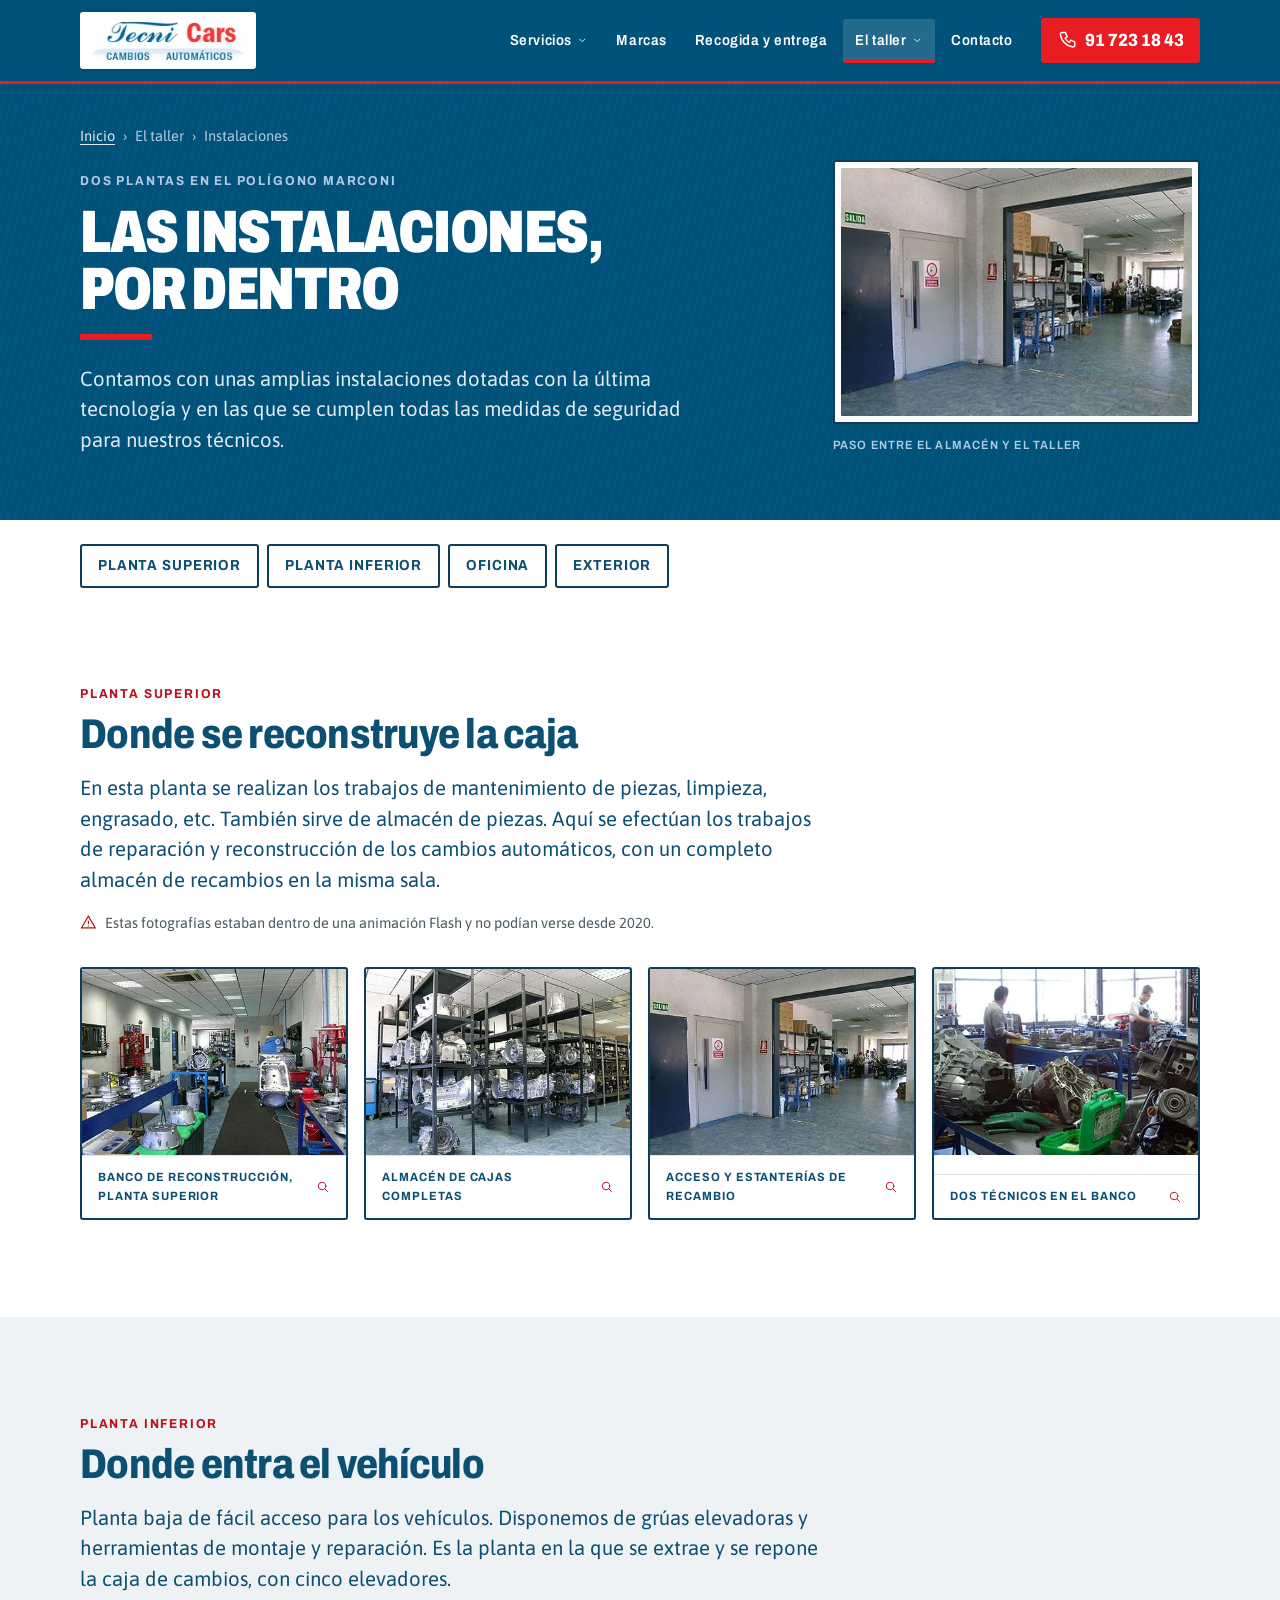
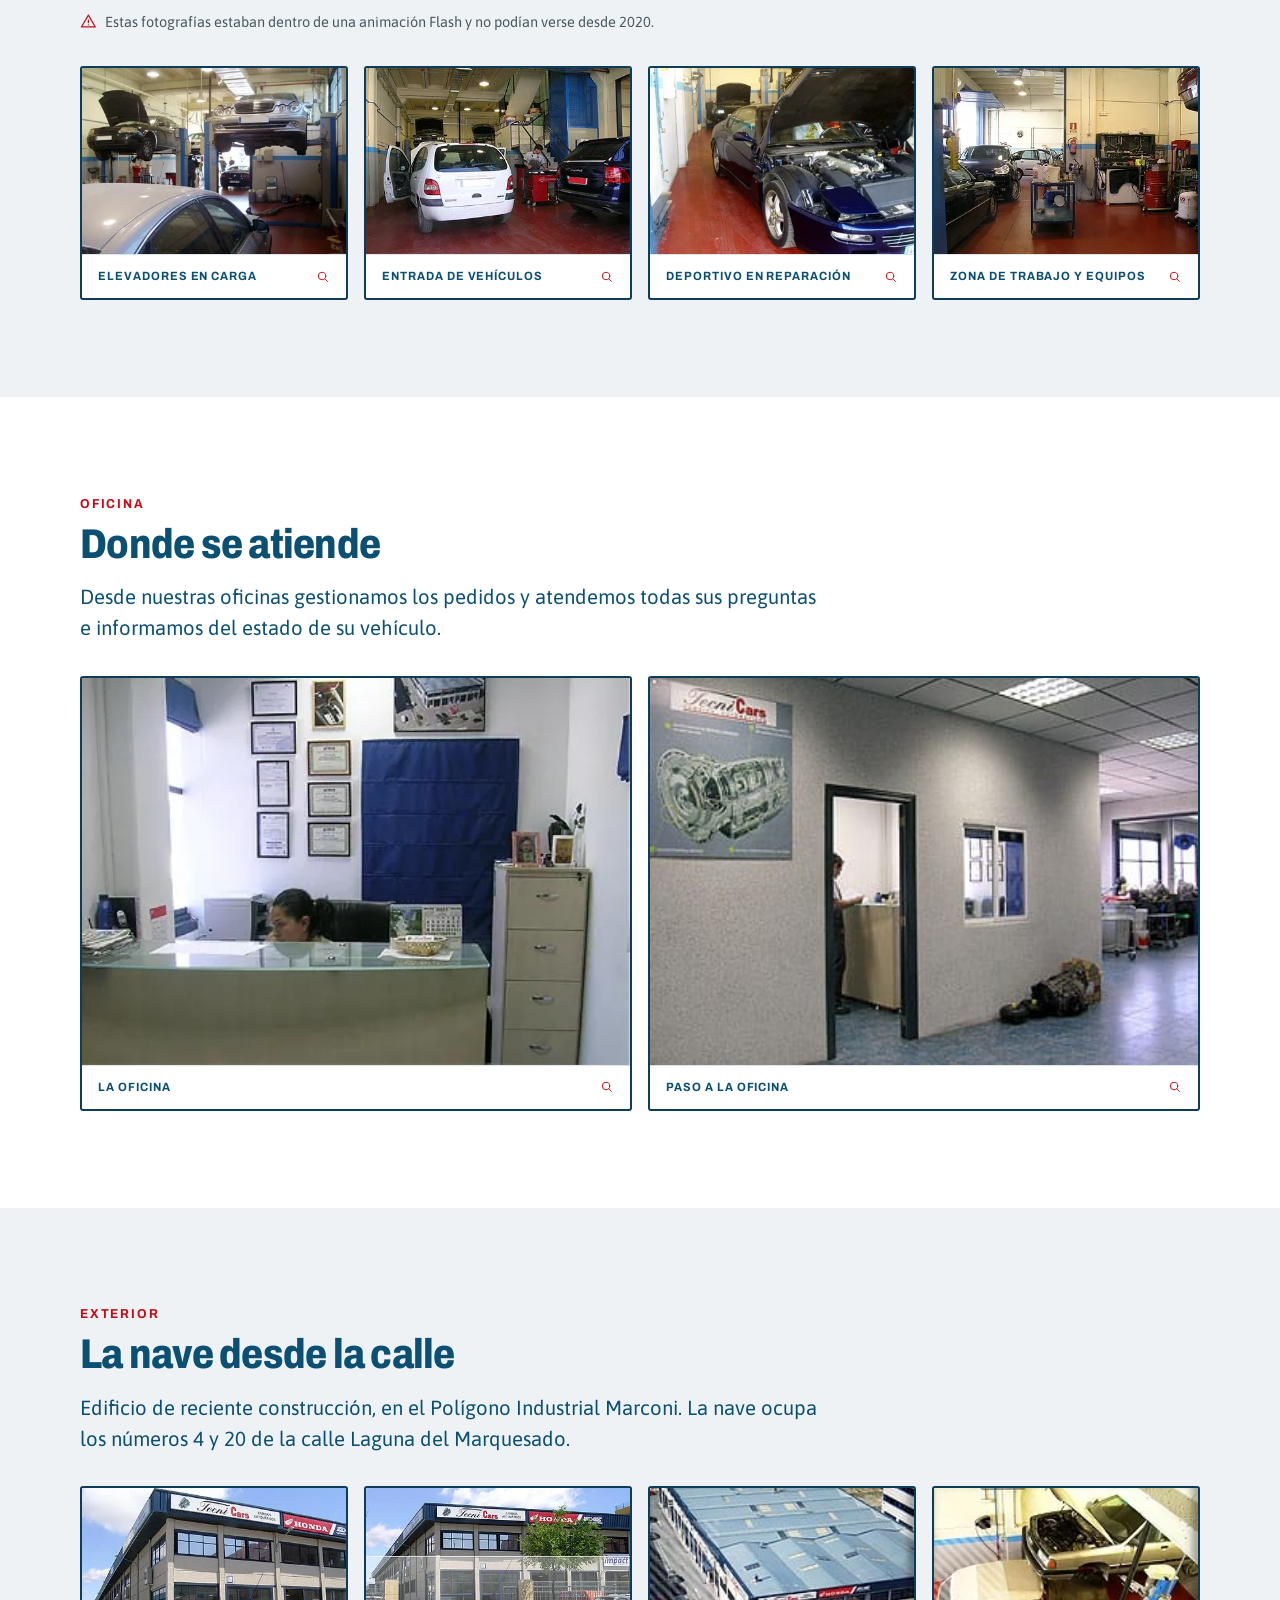
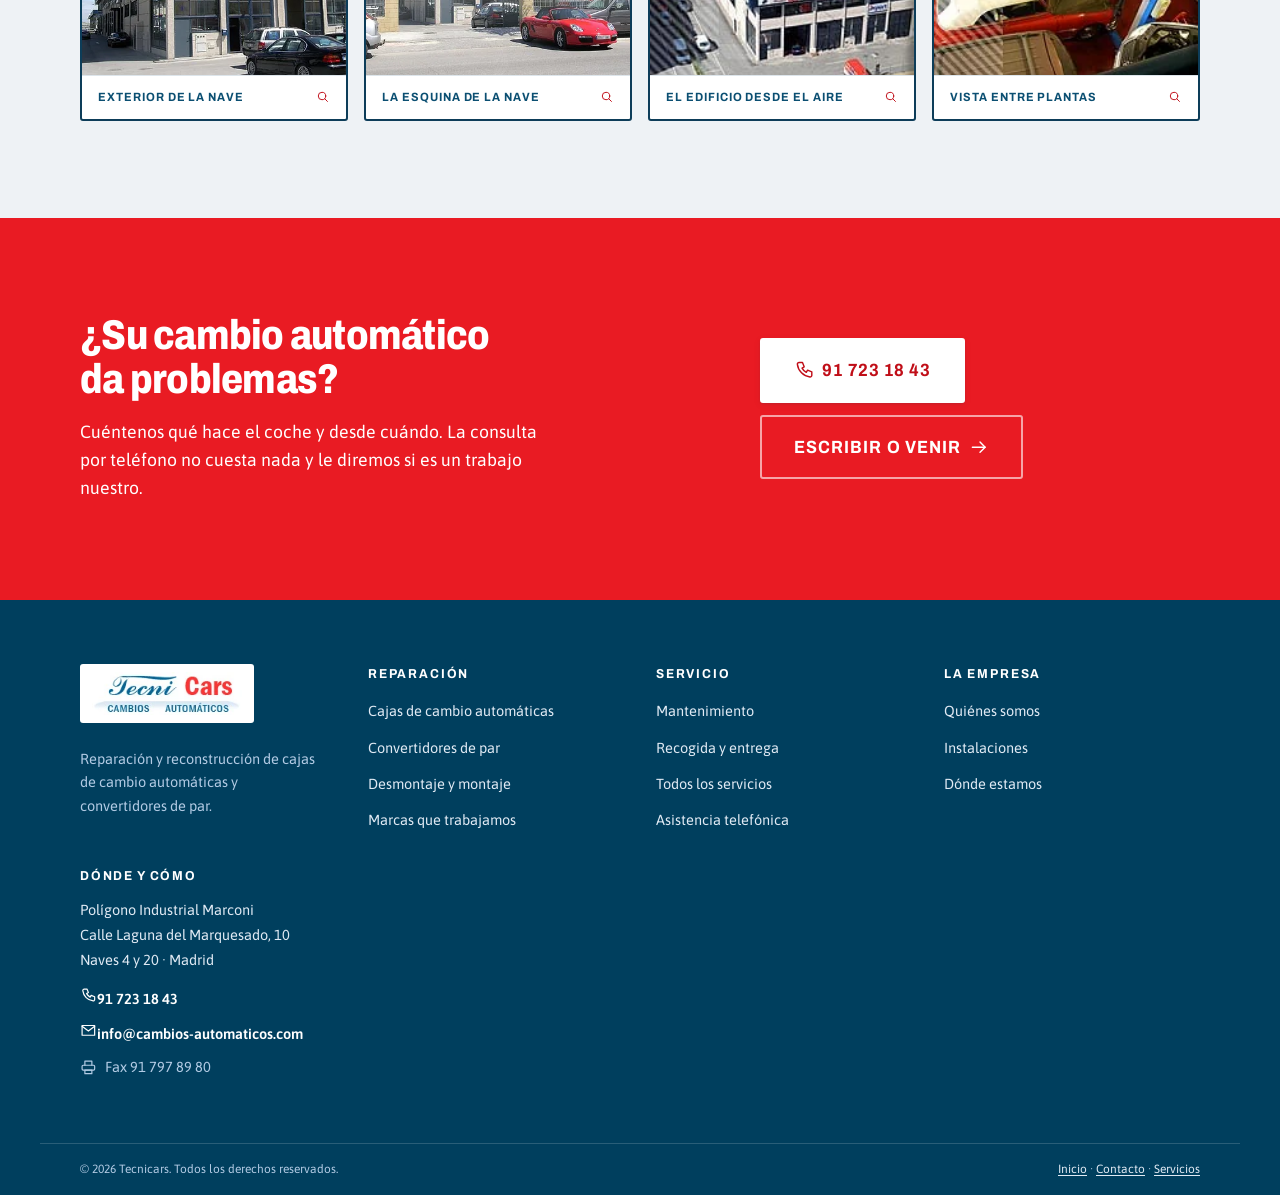
<file: instalaciones.html>
<!doctype html>
<html lang="es">
<head>
<!--
  DIRECCIÓN DE DISEÑO — «RÓTULO DE NAVE»

  TESIS: un taller que solo abre cambios automáticos se presenta con el oficio
  de su propio letrero de fachada, no con la foto oscura de motor y las tres
  tarjetas de icono que publica todo el sector.

  MUNDO PROPIO: placas esmaltadas de doble filete sobre esmalte azul #00527a,
  letra de rótulo Archivo condensada y pesada, barra roja #e91b23 de acento,
  aluminio claro para leer. Toda fotografía va montada como placa a su tamaño
  nativo: el material del dominio no pasa de 466 px y no se amplía nunca.

  RELATO: el visitante entiende en un vistazo que aquí se repara la caja en
  vez de sustituirla, lo comprueba viendo el almacén y el banco, y llama.

  PRIMER GOLPE DE VISTA: tablero azul a todo ancho, «CAMBIOS AUTOMÁTICOS» en
  letra de rótulo, teléfono en placa roja a la izquierda, fachada real montada
  a la derecha y banda de datos de nave debajo.

  FORMA: candidata 7 de 7 de la lista ordenada; tirada ae4dd6d5, en modo
  degradado (sin retadores).
-->
<meta charset="utf-8">
<meta name="viewport" content="width=device-width, initial-scale=1, viewport-fit=cover">
<title>Instalaciones del taller · Tecnicars Cambios Automáticos</title>
<meta name="description" content="Las dos plantas del taller, la oficina y el exterior de la nave, en fotografías reales, incluidas siete rescatadas de las animaciones Flash del sitio de 2007.">
<link rel="canonical" href="https://www.cambios-automaticos.com/instalaciones.html">
<meta property="og:type" content="website">
<meta property="og:locale" content="es_ES">
<meta property="og:site_name" content="Tecnicars Cambios Automáticos">
<meta property="og:title" content="Instalaciones del taller · Tecnicars Cambios Automáticos">
<meta property="og:description" content="Las dos plantas del taller, la oficina y el exterior de la nave, en fotografías reales, incluidas siete rescatadas de las animaciones Flash del sitio de 2007.">
<meta property="og:url" content="https://www.cambios-automaticos.com/instalaciones.html">
<meta property="og:image" content="https://www.cambios-automaticos.com/assets/img/og-tecnicars.jpg">
<meta property="og:image:width" content="1200">
<meta property="og:image:height" content="630">
<meta property="og:image:alt" content="Logotipo de Tecnicars Cambios Automáticos junto a la estantería del almacén de cajas de cambio.">
<meta name="twitter:card" content="summary_large_image">
<meta name="twitter:title" content="Instalaciones del taller · Tecnicars Cambios Automáticos">
<meta name="twitter:description" content="Las dos plantas del taller, la oficina y el exterior de la nave, en fotografías reales, incluidas siete rescatadas de las animaciones Flash del sitio de 2007.">
<meta name="twitter:image" content="https://www.cambios-automaticos.com/assets/img/og-tecnicars.jpg">
<meta name="theme-color" content="#00527a">
<link rel="icon" href="favicon.svg" type="image/svg+xml">
<link rel="icon" href="favicon-32.png" sizes="32x32" type="image/png">
<link rel="apple-touch-icon" href="apple-touch-icon.png">
<link rel="preconnect" href="https://fonts.googleapis.com">
<link rel="preconnect" href="https://fonts.gstatic.com" crossorigin>
<link rel="stylesheet" href="https://fonts.googleapis.com/css2?family=Archivo:wdth,wght@62..125,400..900&amp;family=Asap:ital,wght@0,400..700;1,400..600&amp;display=swap">
<link rel="stylesheet" href="assets/css/site.css">
<!-- Marca el documento como «con JavaScript» antes de que pinte nada, para
     que las animaciones de entrada solo existan si van a poder ejecutarse.
     Sin esta clase, todo el contenido se ve de entrada, sin animación. -->
<script>document.documentElement.className+=" js";</script>
</head>
<body class="pagina pagina--interior">
<a class="salto" href="#contenido">Saltar al contenido</a>
<header class="cabecera" data-cabecera>
  <div class="cabecera__interior">
    <a class="marca" href="index.html"><picture><source type="image/webp" srcset="assets/img/logotipo-tecnicars.webp"><img src="assets/img/logotipo-tecnicars.png" alt="Tecnicars, cambios automáticos" width="195" height="56" fetchpriority="high" decoding="async" class="marca__logo"></picture><span class="visually-hidden">Tecnicars Cambios Automáticos, ir a la portada</span></a>
    <nav class="nav" aria-label="Navegación principal">
      <ul class="nav__lista"><li class="nav__item nav__item--mega" data-mega><button type="button" class="nav__enlace nav__enlace--boton" aria-expanded="false" aria-controls="mega-0">Servicios<svg class="ico nav__chevron" viewBox="0 0 24 24" width="24" height="24" fill="none" stroke="currentColor" stroke-width="1.7" stroke-linecap="round" stroke-linejoin="round" aria-hidden="true" focusable="false"><path d="m7 10 5 5 5-5"/></svg></button><div class="mega" id="mega-0" hidden><div class="mega__interior"><div class="mega__columna"><p class="mega__rotulo">En la caja</p><ul class="mega__lista"><li><a class="mega__enlace" href="cajas-de-cambio.html"><span class="mega__enlace-texto">Cajas de cambio automáticas</span><span class="mega__enlace-desc">Reparación y reconstrucción de todas las marcas, con garantía de 12 meses.</span></a></li><li><a class="mega__enlace" href="convertidores.html"><span class="mega__enlace-texto">Convertidores de par</span><span class="mega__enlace-desc">Rueda libre, discos de impacto y demás componentes de desgaste y fricción.</span></a></li></ul></div><div class="mega__columna"><p class="mega__rotulo">En el vehículo</p><ul class="mega__lista"><li><a class="mega__enlace" href="desmontaje-y-montaje.html"><span class="mega__enlace-texto">Desmontaje y montaje</span><span class="mega__enlace-desc">Extracción y reposición de la caja en la planta baja, con cinco elevadores.</span></a></li><li><a class="mega__enlace" href="mantenimiento.html"><span class="mega__enlace-texto">Mantenimiento</span><span class="mega__enlace-desc">Sustitución de aceite y filtro con cita previa, mientras usted espera.</span></a></li></ul></div><div class="mega__columna"><p class="mega__rotulo">Ver todo</p><ul class="mega__lista"><li><a class="mega__enlace" href="servicios.html"><span class="mega__enlace-texto">Los seis servicios</span><span class="mega__enlace-desc">Índice completo de lo que se hace en el taller, en una sola página.</span></a></li></ul></div><div class="mega__destacado"><img src="assets/img/caja-abierta-banco.jpg" alt="Carcasa de una caja de cambios automática abierta sobre el banco de trabajo." width="164" height="123" loading="lazy" decoding="async" class="mega__img"><p class="mega__destacado-titulo">Solo cambios automáticos</p><p class="mega__destacado-texto">No somos un taller general que además toca automáticos. Es lo único que hacemos.</p></div></div></div></li><li class="nav__item"><a class="nav__enlace" href="marcas.html">Marcas</a></li><li class="nav__item"><a class="nav__enlace" href="recogida-y-entrega.html">Recogida y entrega</a></li><li class="nav__item nav__item--mega" data-mega><button type="button" class="nav__enlace nav__enlace--boton" aria-expanded="false" aria-controls="mega-3" data-familia-activa="true">El taller<svg class="ico nav__chevron" viewBox="0 0 24 24" width="24" height="24" fill="none" stroke="currentColor" stroke-width="1.7" stroke-linecap="round" stroke-linejoin="round" aria-hidden="true" focusable="false"><path d="m7 10 5 5 5-5"/></svg></button><div class="mega" id="mega-3" hidden><div class="mega__interior"><div class="mega__columna"><p class="mega__rotulo">Quiénes somos</p><ul class="mega__lista"><li><a class="mega__enlace" href="empresa.html"><span class="mega__enlace-texto">La empresa</span><span class="mega__enlace-desc">Especialización, equipo y forma de trabajar desde 1995.</span></a></li></ul></div><div class="mega__columna"><p class="mega__rotulo">Dónde se trabaja</p><ul class="mega__lista"><li><a class="mega__enlace" href="instalaciones.html" aria-current="page"><span class="mega__enlace-texto">Instalaciones</span><span class="mega__enlace-desc">Las dos plantas, la oficina y el exterior de la nave, en fotografías.</span></a></li><li><a class="mega__enlace" href="contacto.html#asistencia"><span class="mega__enlace-texto">Asistencia telefónica</span><span class="mega__enlace-desc">Para cualquier aclaración, sin necesidad de acercarse.</span></a></li></ul></div><div class="mega__destacado"><img src="assets/img/almacen-cajas-estanteria.jpg" alt="Estanterías metálicas de la planta superior llenas de cajas de cambio automáticas completas." width="405" height="286" loading="lazy" decoding="async" class="mega__img"><p class="mega__destacado-titulo">Fotografías rescatadas</p><p class="mega__destacado-texto">Siete imágenes del taller llevaban desde 2020 encerradas en dos archivos Flash. Vuelven a verse.</p></div></div></div></li><li class="nav__item"><a class="nav__enlace" href="contacto.html">Contacto</a></li></ul>
    </nav>
    <div class="cabecera__acciones">
      <a class="placa-tel" href="tel:+34917231843" aria-label="Llamar al 91 723 18 43"><svg class="ico" viewBox="0 0 24 24" width="24" height="24" fill="none" stroke="currentColor" stroke-width="1.7" stroke-linecap="round" stroke-linejoin="round" aria-hidden="true" focusable="false"><path d="M6 3h4l2 5-2.5 1.5a12 12 0 0 0 5 5L16 12l5 2v4a2 2 0 0 1-2.2 2A17 17 0 0 1 4 5.2 2 2 0 0 1 6 3Z"/></svg><span>91 723 18 43</span></a>
      <button type="button" class="cajon-boton" aria-expanded="false" aria-controls="cajon" data-abrir-cajon><svg class="ico" viewBox="0 0 24 24" width="24" height="24" fill="none" stroke="currentColor" stroke-width="1.7" stroke-linecap="round" stroke-linejoin="round" aria-hidden="true" focusable="false"><path d="M3 6h18M3 12h18M3 18h18"/></svg><span>Menú</span></button>
    </div>
  </div>
    <noscript><nav class="nav-sin-js" aria-label="Navegación completa"><ul><li><a href="cajas-de-cambio.html">Cajas de cambio automáticas</a></li><li><a href="convertidores.html">Convertidores de par</a></li><li><a href="desmontaje-y-montaje.html">Desmontaje y montaje</a></li><li><a href="mantenimiento.html">Mantenimiento</a></li><li><a href="servicios.html">Los seis servicios</a></li><li><a href="marcas.html">Marcas</a></li><li><a href="recogida-y-entrega.html">Recogida y entrega</a></li><li><a href="empresa.html">La empresa</a></li><li><a href="instalaciones.html" aria-current="page">Instalaciones</a></li><li><a href="contacto.html#asistencia">Asistencia telefónica</a></li><li><a href="contacto.html">Contacto</a></li></ul></nav></noscript>
</header>
<div class="cajon-velo" data-velo hidden></div>
<div class="cajon" id="cajon" hidden>
  <div class="cajon__cabeza">
    <p class="cajon__rotulo">Menú</p>
    <button type="button" class="cajon__cerrar" data-cerrar-cajon><svg class="ico" viewBox="0 0 24 24" width="24" height="24" fill="none" stroke="currentColor" stroke-width="1.7" stroke-linecap="round" stroke-linejoin="round" aria-hidden="true" focusable="false"><path d="M5 5 19 19M19 5 5 19"/></svg><span class="visually-hidden">Cerrar el menú</span></button>
  </div>
  <nav class="cajon__nav" aria-label="Navegación del menú lateral">
    <div class="acordeon cajon__acordeon"><details class="acordeon__item"><summary class="acordeon__cabeza"><span class="acordeon__titulo">Servicios</span><span class="acordeon__signo" aria-hidden="true"><svg class="ico" viewBox="0 0 24 24" width="24" height="24" fill="none" stroke="currentColor" stroke-width="1.7" stroke-linecap="round" stroke-linejoin="round" aria-hidden="true" focusable="false"><path d="m7 10 5 5 5-5"/></svg></span></summary><div class="acordeon__cuerpo"><ul class="cajon__lista"><li><a href="cajas-de-cambio.html">Cajas de cambio automáticas</a></li><li><a href="convertidores.html">Convertidores de par</a></li><li><a href="desmontaje-y-montaje.html">Desmontaje y montaje</a></li><li><a href="mantenimiento.html">Mantenimiento</a></li><li><a href="servicios.html">Los seis servicios</a></li></ul></div></details></div><a class="cajon__directo" href="marcas.html">Marcas<svg class="ico" viewBox="0 0 24 24" width="24" height="24" fill="none" stroke="currentColor" stroke-width="1.7" stroke-linecap="round" stroke-linejoin="round" aria-hidden="true" focusable="false"><path d="M4 12h15"/><path d="m13 6 6 6-6 6"/></svg></a><a class="cajon__directo" href="recogida-y-entrega.html">Recogida y entrega<svg class="ico" viewBox="0 0 24 24" width="24" height="24" fill="none" stroke="currentColor" stroke-width="1.7" stroke-linecap="round" stroke-linejoin="round" aria-hidden="true" focusable="false"><path d="M4 12h15"/><path d="m13 6 6 6-6 6"/></svg></a><div class="acordeon cajon__acordeon"><details class="acordeon__item"><summary class="acordeon__cabeza"><span class="acordeon__titulo">El taller</span><span class="acordeon__signo" aria-hidden="true"><svg class="ico" viewBox="0 0 24 24" width="24" height="24" fill="none" stroke="currentColor" stroke-width="1.7" stroke-linecap="round" stroke-linejoin="round" aria-hidden="true" focusable="false"><path d="m7 10 5 5 5-5"/></svg></span></summary><div class="acordeon__cuerpo"><ul class="cajon__lista"><li><a href="empresa.html">La empresa</a></li><li><a href="instalaciones.html" aria-current="page">Instalaciones</a></li><li><a href="contacto.html#asistencia">Asistencia telefónica</a></li></ul></div></details></div><a class="cajon__directo" href="contacto.html">Contacto<svg class="ico" viewBox="0 0 24 24" width="24" height="24" fill="none" stroke="currentColor" stroke-width="1.7" stroke-linecap="round" stroke-linejoin="round" aria-hidden="true" focusable="false"><path d="M4 12h15"/><path d="m13 6 6 6-6 6"/></svg></a>
  </nav>
  <div class="cajon__contacto">
    <a class="boton boton--rojo boton--ancho" href="tel:+34917231843"><svg class="ico" viewBox="0 0 24 24" width="24" height="24" fill="none" stroke="currentColor" stroke-width="1.7" stroke-linecap="round" stroke-linejoin="round" aria-hidden="true" focusable="false"><path d="M6 3h4l2 5-2.5 1.5a12 12 0 0 0 5 5L16 12l5 2v4a2 2 0 0 1-2.2 2A17 17 0 0 1 4 5.2 2 2 0 0 1 6 3Z"/></svg><span>Llamar al 91 723 18 43</span></a>
    <a class="boton boton--linea boton--ancho" href="contacto.html" data-correo="info|cambios-automaticos.com"><svg class="ico" viewBox="0 0 24 24" width="24" height="24" fill="none" stroke="currentColor" stroke-width="1.7" stroke-linecap="round" stroke-linejoin="round" aria-hidden="true" focusable="false"><path d="M3 5h18v14H3z"/><path d="m3 6 9 7 9-7"/></svg><span data-correo-texto>Escribir un correo</span></a>
    <p class="cajon__direccion">Calle Laguna del Marquesado, 10, Naves 4 y 20<br>Polígono Industrial Marconi, Madrid</p>
  </div>
</div>
<main id="contenido">
<section class="rotulo rotulo--con-foto">
  <div class="rotulo__interior">
    <div class="rotulo__texto">
      <nav class="migas" aria-label="Migas de pan"><ol><li><a href="index.html">Inicio</a></li><li><span aria-current="page">El taller</span></li><li><span aria-current="page">Instalaciones</span></li></ol></nav>
      <p class="rotulo__ante">Dos plantas en el Polígono Marconi</p>
      <h1 class="rotulo__titulo">Las instalaciones,<br>por dentro</h1>
      <p class="rotulo__entradilla">Contamos con unas amplias instalaciones dotadas con la última tecnología y en las que se cumplen todas las medidas de seguridad para nuestros técnicos.</p>
    </div>
    <div class="rotulo__foto"><figure class="placa-foto" style="--ancho-nativo:405px"><div class="placa-foto__marco"><picture><source type="image/webp" srcset="assets/img/planta-alta-acceso.webp"><img src="assets/img/planta-alta-acceso.jpg" alt="Zona de paso de la planta superior, con puerta de salida señalizada, estanterías de recambios y la oficina técnica al fondo." width="405" height="286" fetchpriority="high" decoding="async"></picture></div><figcaption class="placa-foto__pie">Paso entre el almacén y el taller</figcaption></figure></div>
  </div>
</section>
<div class="contenedor contenedor--indice"><nav class="indice-zonas" aria-label="Zonas de las instalaciones"><ul><li><a href="#planta-superior">Planta superior</a></li><li><a href="#planta-inferior">Planta inferior</a></li><li><a href="#oficina">Oficina</a></li><li><a href="#exterior">Exterior</a></li></ul></nav></div>
<section class="seccion seccion--zona" id="planta-superior" aria-labelledby="t-planta-superior">
  <div class="contenedor">
    <div class="zona__cabeza">
      <p class="zona__rotulo">Planta superior</p>
      <h2 class="titular" id="t-planta-superior">Donde se reconstruye la caja</h2>
      <p class="parrafo parrafo--guia">En esta planta se realizan los trabajos de mantenimiento de piezas, limpieza, engrasado, etc. También sirve de almacén de piezas. Aquí se efectúan los trabajos de reparación y reconstrucción de los cambios automáticos, con un completo almacén de recambios en la misma sala.</p>
      <p class="zona__nota"><svg class="ico" viewBox="0 0 24 24" width="24" height="24" fill="none" stroke="currentColor" stroke-width="1.7" stroke-linecap="round" stroke-linejoin="round" aria-hidden="true" focusable="false"><path d="M12 3 2 20h20Z"/><path d="M12 10v4"/><path d="M12 17h.01"/></svg><span>Estas fotografías estaban dentro de una animación Flash y no podían verse desde 2020.</span></p>
    </div>
    <ul class="galeria galeria--cuatro" data-galeria><li class="galeria__item"><a class="galeria__enlace" href="assets/img/planta-alta-taller.jpg" data-visor="0" data-pie="Banco de reconstrucción, planta superior" data-alt="Planta superior del taller: bancos azules a ambos lados, carcasas de cambio desmontadas sobre las mesas y prensa roja al fondo."><picture><source type="image/webp" srcset="assets/img/planta-alta-taller.webp"><img src="assets/img/planta-alta-taller.jpg" alt="Planta superior del taller: bancos azules a ambos lados, carcasas de cambio desmontadas sobre las mesas y prensa roja al fondo." width="405" height="286" loading="lazy" decoding="async" class="galeria__img"></picture><span class="galeria__pie">Banco de reconstrucción, planta superior<span class="galeria__lupa" aria-hidden="true"><svg class="ico" viewBox="0 0 24 24" width="24" height="24" fill="none" stroke="currentColor" stroke-width="1.7" stroke-linecap="round" stroke-linejoin="round" aria-hidden="true" focusable="false"><circle cx="10.5" cy="10.5" r="6.5"/><path d="m15.5 15.5 4.5 4.5"/></svg></span></span><span class="galeria__medidas" aria-hidden="true">405×286</span></a></li><li class="galeria__item"><a class="galeria__enlace" href="assets/img/almacen-cajas-estanteria.jpg" data-visor="1" data-pie="Almacén de cajas completas" data-alt="Estanterías metálicas de cuatro alturas llenas de cajas de cambio automáticas completas, ordenadas por modelo."><img src="assets/img/almacen-cajas-estanteria.jpg" alt="Estanterías metálicas de cuatro alturas llenas de cajas de cambio automáticas completas, ordenadas por modelo." width="405" height="286" loading="lazy" decoding="async" class="galeria__img"><span class="galeria__pie">Almacén de cajas completas<span class="galeria__lupa" aria-hidden="true"><svg class="ico" viewBox="0 0 24 24" width="24" height="24" fill="none" stroke="currentColor" stroke-width="1.7" stroke-linecap="round" stroke-linejoin="round" aria-hidden="true" focusable="false"><circle cx="10.5" cy="10.5" r="6.5"/><path d="m15.5 15.5 4.5 4.5"/></svg></span></span><span class="galeria__medidas" aria-hidden="true">405×286</span></a></li><li class="galeria__item"><a class="galeria__enlace" href="assets/img/planta-alta-acceso.jpg" data-visor="2" data-pie="Acceso y estanterías de recambio" data-alt="Zona de paso de la planta superior, con puerta de salida señalizada, estanterías de recambios y la oficina técnica al fondo."><picture><source type="image/webp" srcset="assets/img/planta-alta-acceso.webp"><img src="assets/img/planta-alta-acceso.jpg" alt="Zona de paso de la planta superior, con puerta de salida señalizada, estanterías de recambios y la oficina técnica al fondo." width="405" height="286" loading="lazy" decoding="async" class="galeria__img"></picture><span class="galeria__pie">Acceso y estanterías de recambio<span class="galeria__lupa" aria-hidden="true"><svg class="ico" viewBox="0 0 24 24" width="24" height="24" fill="none" stroke="currentColor" stroke-width="1.7" stroke-linecap="round" stroke-linejoin="round" aria-hidden="true" focusable="false"><circle cx="10.5" cy="10.5" r="6.5"/><path d="m15.5 15.5 4.5 4.5"/></svg></span></span><span class="galeria__medidas" aria-hidden="true">405×286</span></a></li><li class="galeria__item"><a class="galeria__enlace" href="assets/img/banco-trabajo-planta-alta.jpg" data-visor="3" data-pie="Dos técnicos en el banco" data-alt="Dos técnicos trabajando en la planta superior sobre carcasas de cambio automático desmontadas."><picture><source type="image/webp" srcset="assets/img/banco-trabajo-planta-alta.webp"><img src="assets/img/banco-trabajo-planta-alta.jpg" alt="Dos técnicos trabajando en la planta superior sobre carcasas de cambio automático desmontadas." width="343" height="242" loading="lazy" decoding="async" class="galeria__img"></picture><span class="galeria__pie">Dos técnicos en el banco<span class="galeria__lupa" aria-hidden="true"><svg class="ico" viewBox="0 0 24 24" width="24" height="24" fill="none" stroke="currentColor" stroke-width="1.7" stroke-linecap="round" stroke-linejoin="round" aria-hidden="true" focusable="false"><circle cx="10.5" cy="10.5" r="6.5"/><path d="m15.5 15.5 4.5 4.5"/></svg></span></span><span class="galeria__medidas" aria-hidden="true">343×242</span></a></li></ul>
  </div>
</section>
<section class="seccion seccion--zona seccion--claro" id="planta-inferior" aria-labelledby="t-planta-inferior">
  <div class="contenedor">
    <div class="zona__cabeza">
      <p class="zona__rotulo">Planta inferior</p>
      <h2 class="titular" id="t-planta-inferior">Donde entra el vehículo</h2>
      <p class="parrafo parrafo--guia">Planta baja de fácil acceso para los vehículos. Disponemos de grúas elevadoras y herramientas de montaje y reparación. Es la planta en la que se extrae y se repone la caja de cambios, con cinco elevadores.</p>
      <p class="zona__nota"><svg class="ico" viewBox="0 0 24 24" width="24" height="24" fill="none" stroke="currentColor" stroke-width="1.7" stroke-linecap="round" stroke-linejoin="round" aria-hidden="true" focusable="false"><path d="M12 3 2 20h20Z"/><path d="M12 10v4"/><path d="M12 17h.01"/></svg><span>Estas fotografías estaban dentro de una animación Flash y no podían verse desde 2020.</span></p>
    </div>
    <ul class="galeria galeria--cuatro" data-galeria><li class="galeria__item"><a class="galeria__enlace" href="assets/img/planta-baja-elevadores.jpg" data-visor="0" data-pie="Elevadores en carga" data-alt="Dos vehículos subidos en elevadores de la planta baja, con un tercer coche esperando en el suelo rojo del taller."><picture><source type="image/webp" srcset="assets/img/planta-baja-elevadores.webp"><img src="assets/img/planta-baja-elevadores.jpg" alt="Dos vehículos subidos en elevadores de la planta baja, con un tercer coche esperando en el suelo rojo del taller." width="405" height="286" loading="lazy" decoding="async" class="galeria__img"></picture><span class="galeria__pie">Elevadores en carga<span class="galeria__lupa" aria-hidden="true"><svg class="ico" viewBox="0 0 24 24" width="24" height="24" fill="none" stroke="currentColor" stroke-width="1.7" stroke-linecap="round" stroke-linejoin="round" aria-hidden="true" focusable="false"><circle cx="10.5" cy="10.5" r="6.5"/><path d="m15.5 15.5 4.5 4.5"/></svg></span></span><span class="galeria__medidas" aria-hidden="true">405×286</span></a></li><li class="galeria__item"><a class="galeria__enlace" href="assets/img/planta-baja-vehiculos.jpg" data-visor="1" data-pie="Entrada de vehículos" data-alt="Monovolumen blanco con las puertas abiertas junto a una berlina, en la nave de la planta baja con dos elevadores al fondo."><img src="assets/img/planta-baja-vehiculos.jpg" alt="Monovolumen blanco con las puertas abiertas junto a una berlina, en la nave de la planta baja con dos elevadores al fondo." width="405" height="286" loading="lazy" decoding="async" class="galeria__img"><span class="galeria__pie">Entrada de vehículos<span class="galeria__lupa" aria-hidden="true"><svg class="ico" viewBox="0 0 24 24" width="24" height="24" fill="none" stroke="currentColor" stroke-width="1.7" stroke-linecap="round" stroke-linejoin="round" aria-hidden="true" focusable="false"><circle cx="10.5" cy="10.5" r="6.5"/><path d="m15.5 15.5 4.5 4.5"/></svg></span></span><span class="galeria__medidas" aria-hidden="true">405×286</span></a></li><li class="galeria__item"><a class="galeria__enlace" href="assets/img/planta-baja-deportivo.jpg" data-visor="2" data-pie="Deportivo en reparación" data-alt="Deportivo azul oscuro de gran cilindrada con el capó levantado, en el interior de la planta baja."><picture><source type="image/webp" srcset="assets/img/planta-baja-deportivo.webp"><img src="assets/img/planta-baja-deportivo.jpg" alt="Deportivo azul oscuro de gran cilindrada con el capó levantado, en el interior de la planta baja." width="405" height="286" loading="lazy" decoding="async" class="galeria__img"></picture><span class="galeria__pie">Deportivo en reparación<span class="galeria__lupa" aria-hidden="true"><svg class="ico" viewBox="0 0 24 24" width="24" height="24" fill="none" stroke="currentColor" stroke-width="1.7" stroke-linecap="round" stroke-linejoin="round" aria-hidden="true" focusable="false"><circle cx="10.5" cy="10.5" r="6.5"/><path d="m15.5 15.5 4.5 4.5"/></svg></span></span><span class="galeria__medidas" aria-hidden="true">405×286</span></a></li><li class="galeria__item"><a class="galeria__enlace" href="assets/img/planta-baja-zona-trabajo.jpg" data-visor="3" data-pie="Zona de trabajo y equipos" data-alt="Zona de trabajo de la planta baja con carro de herramienta, equipos de taller contra la pared y varios vehículos aparcados."><picture><source type="image/webp" srcset="assets/img/planta-baja-zona-trabajo.webp"><img src="assets/img/planta-baja-zona-trabajo.jpg" alt="Zona de trabajo de la planta baja con carro de herramienta, equipos de taller contra la pared y varios vehículos aparcados." width="405" height="286" loading="lazy" decoding="async" class="galeria__img"></picture><span class="galeria__pie">Zona de trabajo y equipos<span class="galeria__lupa" aria-hidden="true"><svg class="ico" viewBox="0 0 24 24" width="24" height="24" fill="none" stroke="currentColor" stroke-width="1.7" stroke-linecap="round" stroke-linejoin="round" aria-hidden="true" focusable="false"><circle cx="10.5" cy="10.5" r="6.5"/><path d="m15.5 15.5 4.5 4.5"/></svg></span></span><span class="galeria__medidas" aria-hidden="true">405×286</span></a></li></ul>
  </div>
</section>
<section class="seccion seccion--zona" id="oficina" aria-labelledby="t-oficina">
  <div class="contenedor">
    <div class="zona__cabeza">
      <p class="zona__rotulo">Oficina</p>
      <h2 class="titular" id="t-oficina">Donde se atiende</h2>
      <p class="parrafo parrafo--guia">Desde nuestras oficinas gestionamos los pedidos y atendemos todas sus preguntas e informamos del estado de su vehículo.</p>
    </div>
    <ul class="galeria galeria--cuatro" data-galeria><li class="galeria__item"><a class="galeria__enlace" href="assets/img/oficina-recepcion.jpg" data-visor="0" data-pie="La oficina" data-alt="Oficina de recepción con el mostrador, archivadores y una pared con diplomas enmarcados."><picture><source type="image/webp" srcset="assets/img/oficina-recepcion.webp"><img src="assets/img/oficina-recepcion.jpg" alt="Oficina de recepción con el mostrador, archivadores y una pared con diplomas enmarcados." width="405" height="286" loading="lazy" decoding="async" class="galeria__img"></picture><span class="galeria__pie">La oficina<span class="galeria__lupa" aria-hidden="true"><svg class="ico" viewBox="0 0 24 24" width="24" height="24" fill="none" stroke="currentColor" stroke-width="1.7" stroke-linecap="round" stroke-linejoin="round" aria-hidden="true" focusable="false"><circle cx="10.5" cy="10.5" r="6.5"/><path d="m15.5 15.5 4.5 4.5"/></svg></span></span><span class="galeria__medidas" aria-hidden="true">405×286</span></a></li><li class="galeria__item"><a class="galeria__enlace" href="assets/img/pasillo-oficina-cartel.jpg" data-visor="1" data-pie="Paso a la oficina" data-alt="Pasillo interior con un cartel de Tecnicars que muestra el despiece de una caja de cambios, y la oficina acristalada al fondo."><img src="assets/img/pasillo-oficina-cartel.jpg" alt="Pasillo interior con un cartel de Tecnicars que muestra el despiece de una caja de cambios, y la oficina acristalada al fondo." width="343" height="243" loading="lazy" decoding="async" class="galeria__img"><span class="galeria__pie">Paso a la oficina<span class="galeria__lupa" aria-hidden="true"><svg class="ico" viewBox="0 0 24 24" width="24" height="24" fill="none" stroke="currentColor" stroke-width="1.7" stroke-linecap="round" stroke-linejoin="round" aria-hidden="true" focusable="false"><circle cx="10.5" cy="10.5" r="6.5"/><path d="m15.5 15.5 4.5 4.5"/></svg></span></span><span class="galeria__medidas" aria-hidden="true">343×243</span></a></li></ul>
  </div>
</section>
<section class="seccion seccion--zona seccion--claro" id="exterior" aria-labelledby="t-exterior">
  <div class="contenedor">
    <div class="zona__cabeza">
      <p class="zona__rotulo">Exterior</p>
      <h2 class="titular" id="t-exterior">La nave desde la calle</h2>
      <p class="parrafo parrafo--guia">Edificio de reciente construcción, en el Polígono Industrial Marconi. La nave ocupa los números 4 y 20 de la calle Laguna del Marquesado.</p>
    </div>
    <ul class="galeria galeria--cuatro" data-galeria><li class="galeria__item"><a class="galeria__enlace" href="assets/img/nave-exterior.jpg" data-visor="0" data-pie="Exterior de la nave" data-alt="Fachada de la nave de Tecnicars en el Polígono Industrial Marconi, con el rótulo azul y rojo de la empresa sobre la entrada."><picture><source type="image/webp" srcset="assets/img/nave-exterior.webp"><img src="assets/img/nave-exterior.jpg" alt="Fachada de la nave de Tecnicars en el Polígono Industrial Marconi, con el rótulo azul y rojo de la empresa sobre la entrada." width="405" height="286" loading="lazy" decoding="async" class="galeria__img"></picture><span class="galeria__pie">Exterior de la nave<span class="galeria__lupa" aria-hidden="true"><svg class="ico" viewBox="0 0 24 24" width="24" height="24" fill="none" stroke="currentColor" stroke-width="1.7" stroke-linecap="round" stroke-linejoin="round" aria-hidden="true" focusable="false"><circle cx="10.5" cy="10.5" r="6.5"/><path d="m15.5 15.5 4.5 4.5"/></svg></span></span><span class="galeria__medidas" aria-hidden="true">405×286</span></a></li><li class="galeria__item"><a class="galeria__enlace" href="assets/img/nave-fachada-lateral.jpg" data-visor="1" data-pie="La esquina de la nave" data-alt="Esquina del edificio de Tecnicars vista desde la calle, con un descapotable rojo aparcado delante."><picture><source type="image/webp" srcset="assets/img/nave-fachada-lateral.webp"><img src="assets/img/nave-fachada-lateral.jpg" alt="Esquina del edificio de Tecnicars vista desde la calle, con un descapotable rojo aparcado delante." width="432" height="305" loading="lazy" decoding="async" class="galeria__img"></picture><span class="galeria__pie">La esquina de la nave<span class="galeria__lupa" aria-hidden="true"><svg class="ico" viewBox="0 0 24 24" width="24" height="24" fill="none" stroke="currentColor" stroke-width="1.7" stroke-linecap="round" stroke-linejoin="round" aria-hidden="true" focusable="false"><circle cx="10.5" cy="10.5" r="6.5"/><path d="m15.5 15.5 4.5 4.5"/></svg></span></span><span class="galeria__medidas" aria-hidden="true">432×305</span></a></li><li class="galeria__item"><a class="galeria__enlace" href="assets/img/nave-vista-aerea.jpg" data-visor="2" data-pie="El edificio desde el aire" data-alt="Vista aérea del edificio de Tecnicars, con la cubierta azul y los rótulos comerciales en la fachada."><img src="assets/img/nave-vista-aerea.jpg" alt="Vista aérea del edificio de Tecnicars, con la cubierta azul y los rótulos comerciales en la fachada." width="207" height="156" loading="lazy" decoding="async" class="galeria__img"><span class="galeria__pie">El edificio desde el aire<span class="galeria__lupa" aria-hidden="true"><svg class="ico" viewBox="0 0 24 24" width="24" height="24" fill="none" stroke="currentColor" stroke-width="1.7" stroke-linecap="round" stroke-linejoin="round" aria-hidden="true" focusable="false"><circle cx="10.5" cy="10.5" r="6.5"/><path d="m15.5 15.5 4.5 4.5"/></svg></span></span><span class="galeria__medidas" aria-hidden="true">207×156</span></a></li><li class="galeria__item"><a class="galeria__enlace" href="assets/img/elevadores-vista-alta.jpg" data-visor="3" data-pie="Vista entre plantas" data-alt="Vista desde la planta superior hacia los vehículos aparcados en la planta baja del taller."><picture><source type="image/webp" srcset="assets/img/elevadores-vista-alta.webp"><img src="assets/img/elevadores-vista-alta.jpg" alt="Vista desde la planta superior hacia los vehículos aparcados en la planta baja del taller." width="207" height="156" loading="lazy" decoding="async" class="galeria__img"></picture><span class="galeria__pie">Vista entre plantas<span class="galeria__lupa" aria-hidden="true"><svg class="ico" viewBox="0 0 24 24" width="24" height="24" fill="none" stroke="currentColor" stroke-width="1.7" stroke-linecap="round" stroke-linejoin="round" aria-hidden="true" focusable="false"><circle cx="10.5" cy="10.5" r="6.5"/><path d="m15.5 15.5 4.5 4.5"/></svg></span></span><span class="galeria__medidas" aria-hidden="true">207×156</span></a></li></ul>
  </div>
</section>
</main>
<section class="cta" aria-labelledby="cta-titulo">
  <div class="cta__interior">
    <div class="cta__texto">
      <h2 class="cta__titulo" id="cta-titulo">¿Su cambio automático da problemas?</h2>
      <p class="cta__bajada">Cuéntenos qué hace el coche y desde cuándo. La consulta por teléfono no cuesta nada y le diremos si es un trabajo nuestro.</p>
    </div>
    <div class="cta__acciones">
      <a class="boton boton--rojo boton--grande" href="tel:+34917231843" aria-label="Llamar al 91 723 18 43"><svg class="ico" viewBox="0 0 24 24" width="24" height="24" fill="none" stroke="currentColor" stroke-width="1.7" stroke-linecap="round" stroke-linejoin="round" aria-hidden="true" focusable="false"><path d="M6 3h4l2 5-2.5 1.5a12 12 0 0 0 5 5L16 12l5 2v4a2 2 0 0 1-2.2 2A17 17 0 0 1 4 5.2 2 2 0 0 1 6 3Z"/></svg><span>91 723 18 43</span></a>
      <a class="boton boton--linea-claro boton--grande" href="contacto.html">Escribir o venir<svg class="ico" viewBox="0 0 24 24" width="24" height="24" fill="none" stroke="currentColor" stroke-width="1.7" stroke-linecap="round" stroke-linejoin="round" aria-hidden="true" focusable="false"><path d="M4 12h15"/><path d="m13 6 6 6-6 6"/></svg></a>
    </div>
  </div>
</section>
<footer class="pie">
  <div class="pie__interior">
    <div class="pie__marca">
      <div class="pie__placa"><picture><source type="image/webp" srcset="assets/img/logotipo-tecnicars.webp"><img src="assets/img/logotipo-tecnicars.png" alt="Tecnicars, cambios automáticos" width="195" height="56" loading="lazy" decoding="async" class="pie__logo"></picture></div>
      <p class="pie__lema">Reparación y reconstrucción de cajas de cambio automáticas y convertidores de par.</p>
    </div>
    <div class="pie__columna"><p class="pie__rotulo">Reparación</p><ul><li><a href="cajas-de-cambio.html">Cajas de cambio automáticas</a></li><li><a href="convertidores.html">Convertidores de par</a></li><li><a href="desmontaje-y-montaje.html">Desmontaje y montaje</a></li><li><a href="marcas.html">Marcas que trabajamos</a></li></ul></div><div class="pie__columna"><p class="pie__rotulo">Servicio</p><ul><li><a href="mantenimiento.html">Mantenimiento</a></li><li><a href="recogida-y-entrega.html">Recogida y entrega</a></li><li><a href="servicios.html">Todos los servicios</a></li><li><a href="contacto.html#asistencia">Asistencia telefónica</a></li></ul></div><div class="pie__columna"><p class="pie__rotulo">La empresa</p><ul><li><a href="empresa.html">Quiénes somos</a></li><li><a href="instalaciones.html">Instalaciones</a></li><li><a href="contacto.html">Dónde estamos</a></li></ul></div>
    <div class="pie__columna pie__columna--contacto">
      <p class="pie__rotulo">Dónde y cómo</p>
      <address class="pie__direccion">
        Polígono Industrial Marconi<br>
        Calle Laguna del Marquesado, 10<br>
        Naves 4 y 20 &middot; Madrid<br>
      </address>
      <ul class="pie__contacto">
        <li><a class="enlace-tel" href="tel:+34917231843"><svg class="ico" viewBox="0 0 24 24" width="24" height="24" fill="none" stroke="currentColor" stroke-width="1.7" stroke-linecap="round" stroke-linejoin="round" aria-hidden="true" focusable="false"><path d="M6 3h4l2 5-2.5 1.5a12 12 0 0 0 5 5L16 12l5 2v4a2 2 0 0 1-2.2 2A17 17 0 0 1 4 5.2 2 2 0 0 1 6 3Z"/></svg><span>91 723 18 43</span></a></li>
        <li><a class="enlace-correo" href="contacto.html" data-correo="info|cambios-automaticos.com"><svg class="ico" viewBox="0 0 24 24" width="24" height="24" fill="none" stroke="currentColor" stroke-width="1.7" stroke-linecap="round" stroke-linejoin="round" aria-hidden="true" focusable="false"><path d="M3 5h18v14H3z"/><path d="m3 6 9 7 9-7"/></svg><span data-correo-texto>Escríbanos</span></a></li>
        <li class="pie__fax"><svg class="ico" viewBox="0 0 24 24" width="24" height="24" fill="none" stroke="currentColor" stroke-width="1.7" stroke-linecap="round" stroke-linejoin="round" aria-hidden="true" focusable="false"><path d="M7 9V3h10v6"/><rect x="3" y="9" width="18" height="7" rx="1.5"/><path d="M7 16h10v5H7z"/></svg><span>Fax 91 797 89 80</span></li>
      </ul>
    </div>
  </div>
  <div class="pie__legal">
    <p>&copy; 2026 Tecnicars. Todos los derechos reservados.</p>
    <p><a href="index.html">Inicio</a> &middot; <a href="contacto.html">Contacto</a> &middot; <a href="servicios.html">Servicios</a></p>
  </div>
</footer>
<div class="barra-movil" role="group" aria-label="Acciones rápidas">
  <a class="barra-movil__accion barra-movil__accion--principal" href="tel:+34917231843" aria-label="Llamar al 91 723 18 43"><svg class="ico" viewBox="0 0 24 24" width="24" height="24" fill="none" stroke="currentColor" stroke-width="1.7" stroke-linecap="round" stroke-linejoin="round" aria-hidden="true" focusable="false"><path d="M6 3h4l2 5-2.5 1.5a12 12 0 0 0 5 5L16 12l5 2v4a2 2 0 0 1-2.2 2A17 17 0 0 1 4 5.2 2 2 0 0 1 6 3Z"/></svg><span>Llamar</span></a>
  <a class="barra-movil__accion" href="contacto.html" data-correo="info|cambios-automaticos.com"><svg class="ico" viewBox="0 0 24 24" width="24" height="24" fill="none" stroke="currentColor" stroke-width="1.7" stroke-linecap="round" stroke-linejoin="round" aria-hidden="true" focusable="false"><path d="M3 5h18v14H3z"/><path d="m3 6 9 7 9-7"/></svg><span data-correo-texto>Correo</span></a>
  <a class="barra-movil__accion" href="contacto.html"><svg class="ico" viewBox="0 0 24 24" width="24" height="24" fill="none" stroke="currentColor" stroke-width="1.7" stroke-linecap="round" stroke-linejoin="round" aria-hidden="true" focusable="false"><path d="M12 21s7-6.4 7-11.5A7 7 0 0 0 5 9.5C5 14.6 12 21 12 21Z"/><circle cx="12" cy="9.5" r="2.5"/></svg><span>Cómo llegar</span></a>
</div>
<script src="assets/js/site.js" defer></script>
</body>
</html>
</file>
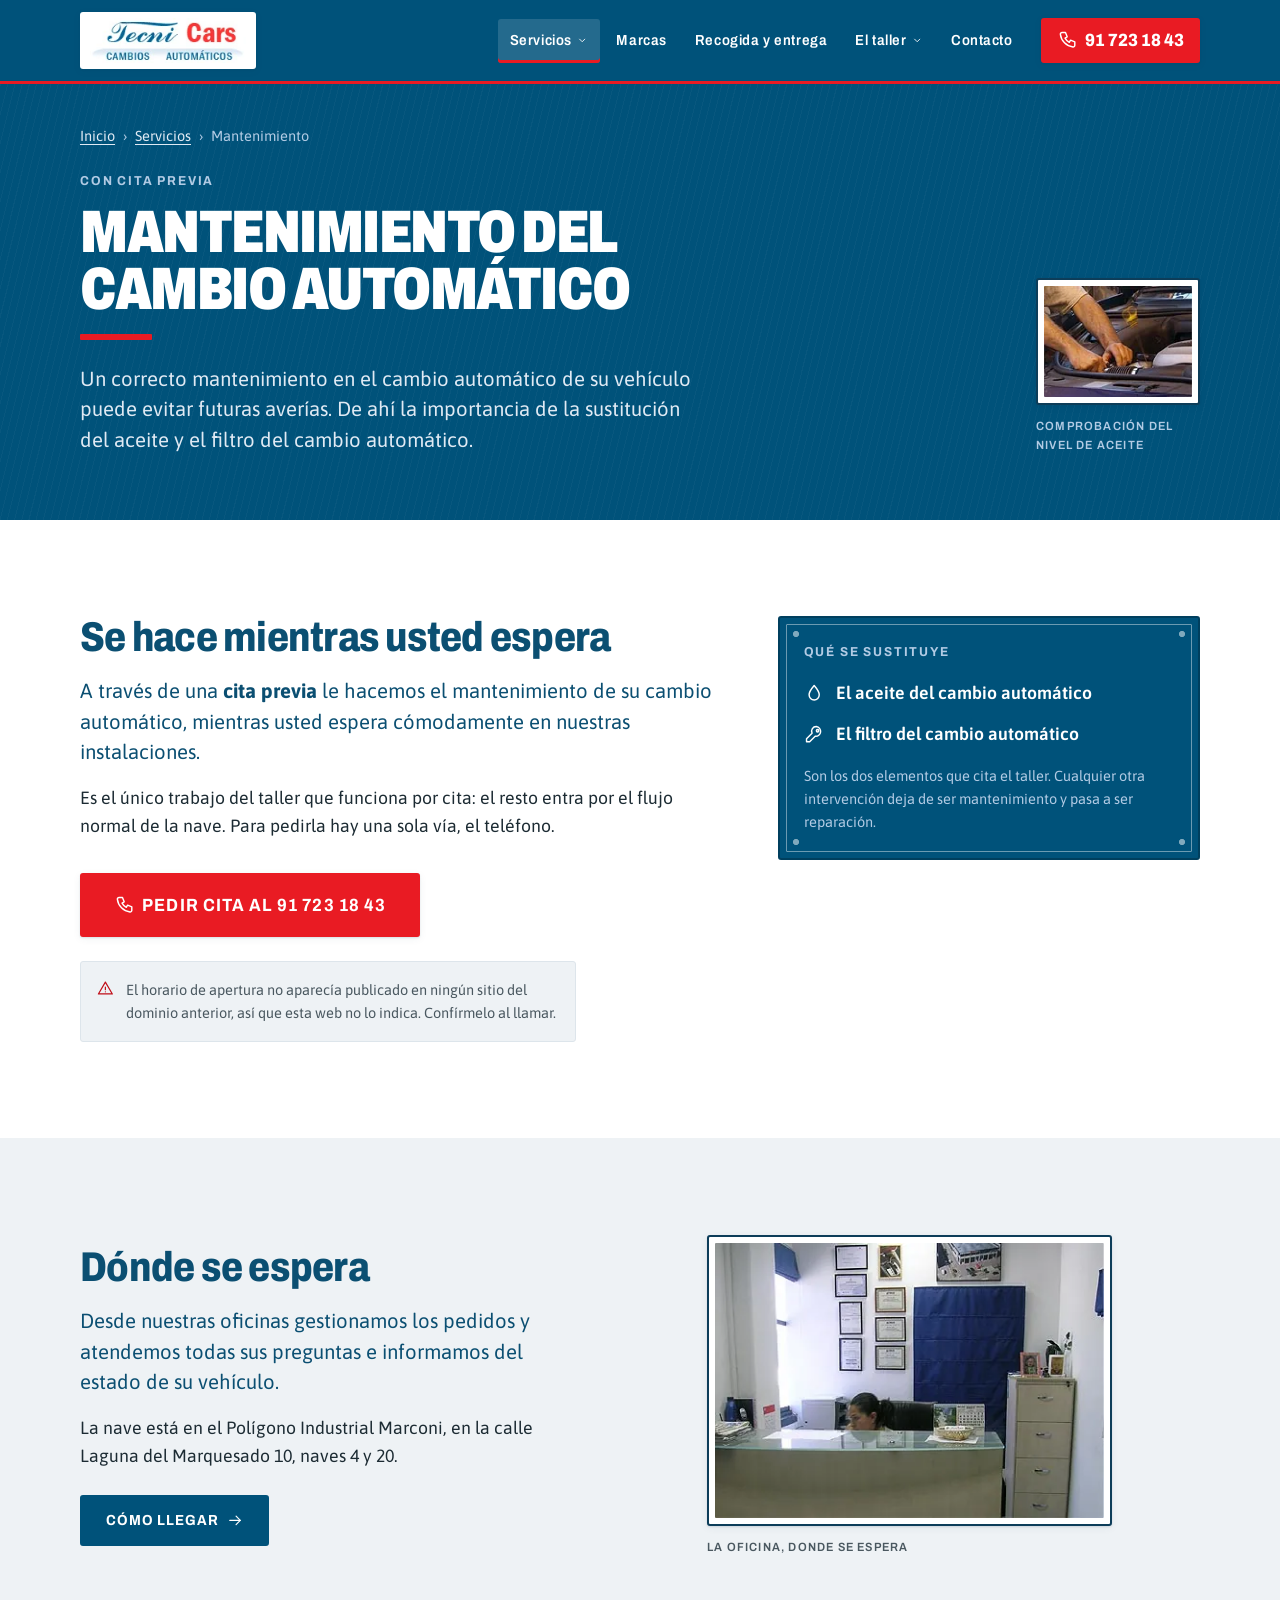
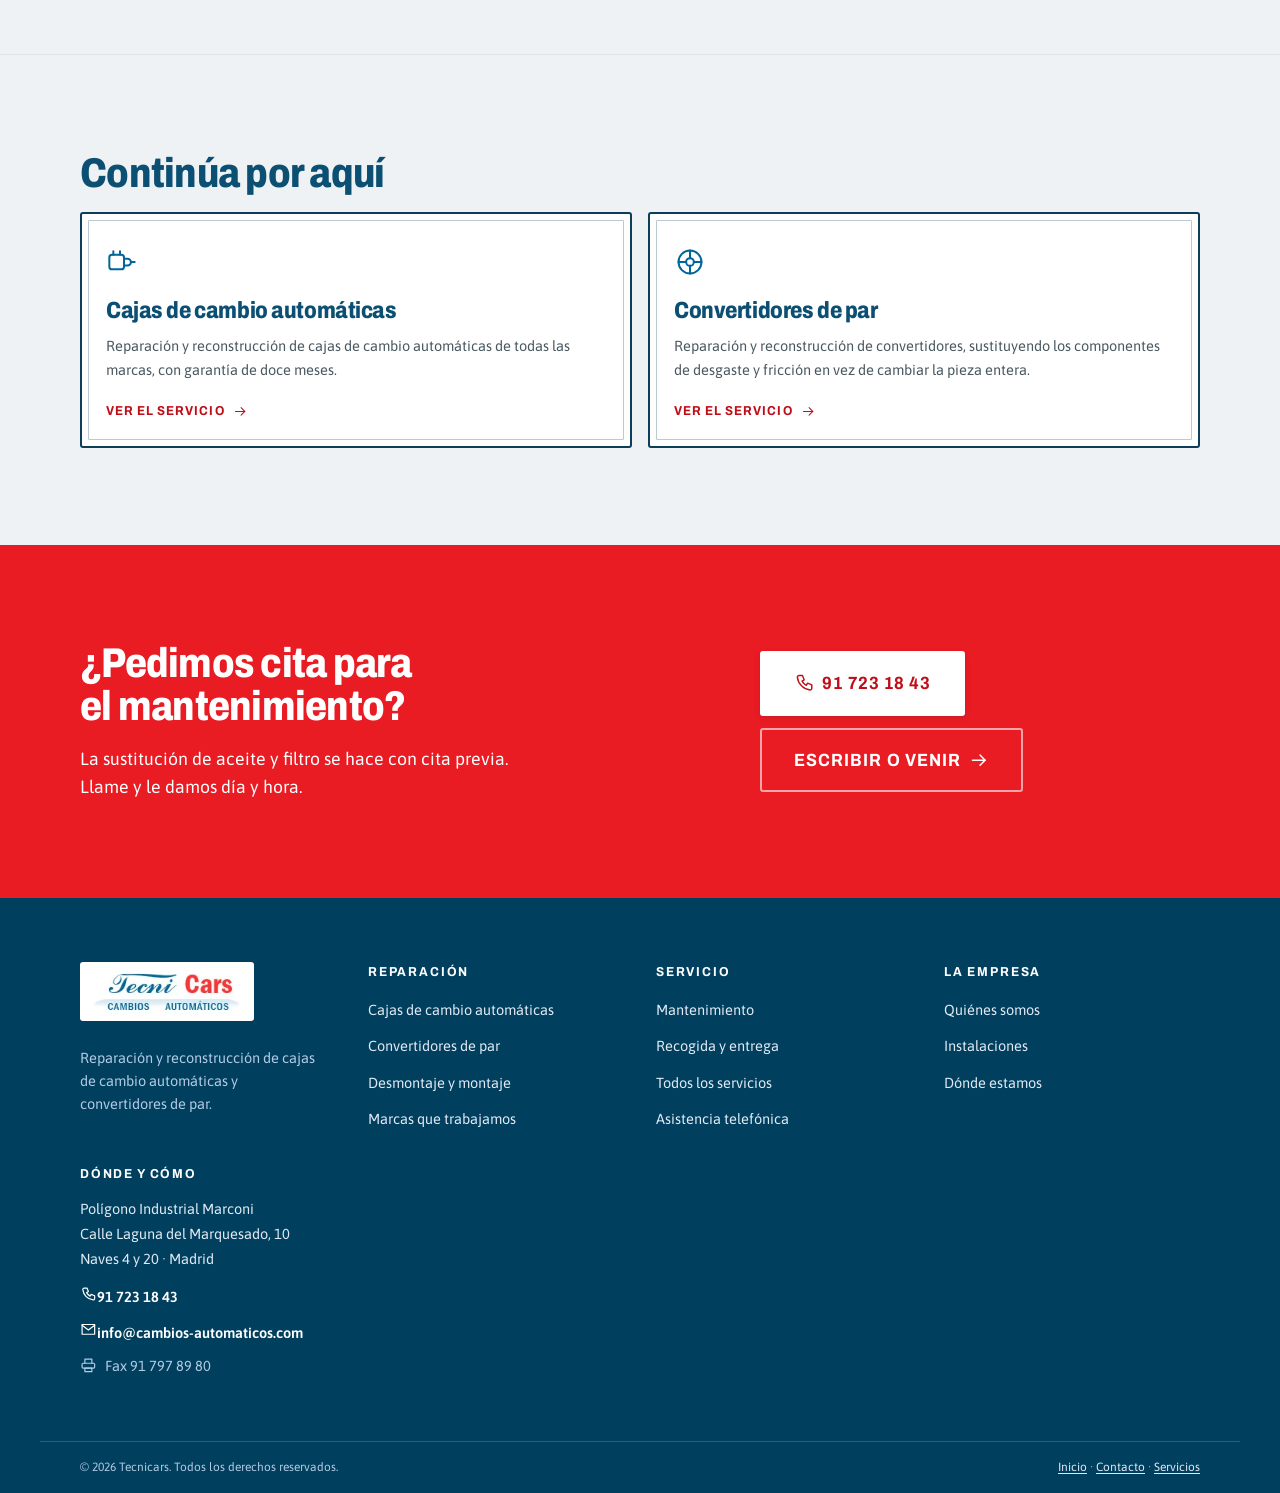
<file: mantenimiento.html>
<!doctype html>
<html lang="es">
<head>
<!--
  DIRECCIÓN DE DISEÑO — «RÓTULO DE NAVE»

  TESIS: un taller que solo abre cambios automáticos se presenta con el oficio
  de su propio letrero de fachada, no con la foto oscura de motor y las tres
  tarjetas de icono que publica todo el sector.

  MUNDO PROPIO: placas esmaltadas de doble filete sobre esmalte azul #00527a,
  letra de rótulo Archivo condensada y pesada, barra roja #e91b23 de acento,
  aluminio claro para leer. Toda fotografía va montada como placa a su tamaño
  nativo: el material del dominio no pasa de 466 px y no se amplía nunca.

  RELATO: el visitante entiende en un vistazo que aquí se repara la caja en
  vez de sustituirla, lo comprueba viendo el almacén y el banco, y llama.

  PRIMER GOLPE DE VISTA: tablero azul a todo ancho, «CAMBIOS AUTOMÁTICOS» en
  letra de rótulo, teléfono en placa roja a la izquierda, fachada real montada
  a la derecha y banda de datos de nave debajo.

  FORMA: candidata 7 de 7 de la lista ordenada; tirada ae4dd6d5, en modo
  degradado (sin retadores).
-->
<meta charset="utf-8">
<meta name="viewport" content="width=device-width, initial-scale=1, viewport-fit=cover">
<title>Mantenimiento del cambio automático · Tecnicars Madrid</title>
<meta name="description" content="Sustitución del aceite y el filtro del cambio automático con cita previa, mientras espera en nuestras instalaciones del Polígono Marconi, Madrid.">
<link rel="canonical" href="https://www.cambios-automaticos.com/mantenimiento.html">
<meta property="og:type" content="website">
<meta property="og:locale" content="es_ES">
<meta property="og:site_name" content="Tecnicars Cambios Automáticos">
<meta property="og:title" content="Mantenimiento del cambio automático · Tecnicars Madrid">
<meta property="og:description" content="Sustitución del aceite y el filtro del cambio automático con cita previa, mientras espera en nuestras instalaciones del Polígono Marconi, Madrid.">
<meta property="og:url" content="https://www.cambios-automaticos.com/mantenimiento.html">
<meta property="og:image" content="https://www.cambios-automaticos.com/assets/img/og-tecnicars.jpg">
<meta property="og:image:width" content="1200">
<meta property="og:image:height" content="630">
<meta property="og:image:alt" content="Logotipo de Tecnicars Cambios Automáticos junto a la estantería del almacén de cajas de cambio.">
<meta name="twitter:card" content="summary_large_image">
<meta name="twitter:title" content="Mantenimiento del cambio automático · Tecnicars Madrid">
<meta name="twitter:description" content="Sustitución del aceite y el filtro del cambio automático con cita previa, mientras espera en nuestras instalaciones del Polígono Marconi, Madrid.">
<meta name="twitter:image" content="https://www.cambios-automaticos.com/assets/img/og-tecnicars.jpg">
<meta name="theme-color" content="#00527a">
<link rel="icon" href="favicon.svg" type="image/svg+xml">
<link rel="icon" href="favicon-32.png" sizes="32x32" type="image/png">
<link rel="apple-touch-icon" href="apple-touch-icon.png">
<link rel="preconnect" href="https://fonts.googleapis.com">
<link rel="preconnect" href="https://fonts.gstatic.com" crossorigin>
<link rel="stylesheet" href="https://fonts.googleapis.com/css2?family=Archivo:wdth,wght@62..125,400..900&amp;family=Asap:ital,wght@0,400..700;1,400..600&amp;display=swap">
<link rel="stylesheet" href="assets/css/site.css">
<!-- Marca el documento como «con JavaScript» antes de que pinte nada, para
     que las animaciones de entrada solo existan si van a poder ejecutarse.
     Sin esta clase, todo el contenido se ve de entrada, sin animación. -->
<script>document.documentElement.className+=" js";</script>

<script type="application/ld+json">{"@context":"https://schema.org","@type":"Service","name":"Mantenimiento","description":"Sustitución del aceite y el filtro del cambio automático con cita previa, mientras usted espera en las instalaciones.","serviceType":"Mantenimiento","url":"https://www.cambios-automaticos.com/mantenimiento.html","areaServed":{"@type":"Country","name":"España"},"provider":{"@type":"AutoRepair","@id":"https://www.cambios-automaticos.com/#negocio","name":"Tecnicars Cambios Automáticos","telephone":"+34 91 723 18 43"}}</script>
</head>
<body class="pagina pagina--interior">
<a class="salto" href="#contenido">Saltar al contenido</a>
<header class="cabecera" data-cabecera>
  <div class="cabecera__interior">
    <a class="marca" href="index.html"><picture><source type="image/webp" srcset="assets/img/logotipo-tecnicars.webp"><img src="assets/img/logotipo-tecnicars.png" alt="Tecnicars, cambios automáticos" width="195" height="56" fetchpriority="high" decoding="async" class="marca__logo"></picture><span class="visually-hidden">Tecnicars Cambios Automáticos, ir a la portada</span></a>
    <nav class="nav" aria-label="Navegación principal">
      <ul class="nav__lista"><li class="nav__item nav__item--mega" data-mega><button type="button" class="nav__enlace nav__enlace--boton" aria-expanded="false" aria-controls="mega-0" data-familia-activa="true">Servicios<svg class="ico nav__chevron" viewBox="0 0 24 24" width="24" height="24" fill="none" stroke="currentColor" stroke-width="1.7" stroke-linecap="round" stroke-linejoin="round" aria-hidden="true" focusable="false"><path d="m7 10 5 5 5-5"/></svg></button><div class="mega" id="mega-0" hidden><div class="mega__interior"><div class="mega__columna"><p class="mega__rotulo">En la caja</p><ul class="mega__lista"><li><a class="mega__enlace" href="cajas-de-cambio.html"><span class="mega__enlace-texto">Cajas de cambio automáticas</span><span class="mega__enlace-desc">Reparación y reconstrucción de todas las marcas, con garantía de 12 meses.</span></a></li><li><a class="mega__enlace" href="convertidores.html"><span class="mega__enlace-texto">Convertidores de par</span><span class="mega__enlace-desc">Rueda libre, discos de impacto y demás componentes de desgaste y fricción.</span></a></li></ul></div><div class="mega__columna"><p class="mega__rotulo">En el vehículo</p><ul class="mega__lista"><li><a class="mega__enlace" href="desmontaje-y-montaje.html"><span class="mega__enlace-texto">Desmontaje y montaje</span><span class="mega__enlace-desc">Extracción y reposición de la caja en la planta baja, con cinco elevadores.</span></a></li><li><a class="mega__enlace" href="mantenimiento.html" aria-current="page"><span class="mega__enlace-texto">Mantenimiento</span><span class="mega__enlace-desc">Sustitución de aceite y filtro con cita previa, mientras usted espera.</span></a></li></ul></div><div class="mega__columna"><p class="mega__rotulo">Ver todo</p><ul class="mega__lista"><li><a class="mega__enlace" href="servicios.html"><span class="mega__enlace-texto">Los seis servicios</span><span class="mega__enlace-desc">Índice completo de lo que se hace en el taller, en una sola página.</span></a></li></ul></div><div class="mega__destacado"><img src="assets/img/caja-abierta-banco.jpg" alt="Carcasa de una caja de cambios automática abierta sobre el banco de trabajo." width="164" height="123" loading="lazy" decoding="async" class="mega__img"><p class="mega__destacado-titulo">Solo cambios automáticos</p><p class="mega__destacado-texto">No somos un taller general que además toca automáticos. Es lo único que hacemos.</p></div></div></div></li><li class="nav__item"><a class="nav__enlace" href="marcas.html">Marcas</a></li><li class="nav__item"><a class="nav__enlace" href="recogida-y-entrega.html">Recogida y entrega</a></li><li class="nav__item nav__item--mega" data-mega><button type="button" class="nav__enlace nav__enlace--boton" aria-expanded="false" aria-controls="mega-3">El taller<svg class="ico nav__chevron" viewBox="0 0 24 24" width="24" height="24" fill="none" stroke="currentColor" stroke-width="1.7" stroke-linecap="round" stroke-linejoin="round" aria-hidden="true" focusable="false"><path d="m7 10 5 5 5-5"/></svg></button><div class="mega" id="mega-3" hidden><div class="mega__interior"><div class="mega__columna"><p class="mega__rotulo">Quiénes somos</p><ul class="mega__lista"><li><a class="mega__enlace" href="empresa.html"><span class="mega__enlace-texto">La empresa</span><span class="mega__enlace-desc">Especialización, equipo y forma de trabajar desde 1995.</span></a></li></ul></div><div class="mega__columna"><p class="mega__rotulo">Dónde se trabaja</p><ul class="mega__lista"><li><a class="mega__enlace" href="instalaciones.html"><span class="mega__enlace-texto">Instalaciones</span><span class="mega__enlace-desc">Las dos plantas, la oficina y el exterior de la nave, en fotografías.</span></a></li><li><a class="mega__enlace" href="contacto.html#asistencia"><span class="mega__enlace-texto">Asistencia telefónica</span><span class="mega__enlace-desc">Para cualquier aclaración, sin necesidad de acercarse.</span></a></li></ul></div><div class="mega__destacado"><img src="assets/img/almacen-cajas-estanteria.jpg" alt="Estanterías metálicas de la planta superior llenas de cajas de cambio automáticas completas." width="405" height="286" loading="lazy" decoding="async" class="mega__img"><p class="mega__destacado-titulo">Fotografías rescatadas</p><p class="mega__destacado-texto">Siete imágenes del taller llevaban desde 2020 encerradas en dos archivos Flash. Vuelven a verse.</p></div></div></div></li><li class="nav__item"><a class="nav__enlace" href="contacto.html">Contacto</a></li></ul>
    </nav>
    <div class="cabecera__acciones">
      <a class="placa-tel" href="tel:+34917231843" aria-label="Llamar al 91 723 18 43"><svg class="ico" viewBox="0 0 24 24" width="24" height="24" fill="none" stroke="currentColor" stroke-width="1.7" stroke-linecap="round" stroke-linejoin="round" aria-hidden="true" focusable="false"><path d="M6 3h4l2 5-2.5 1.5a12 12 0 0 0 5 5L16 12l5 2v4a2 2 0 0 1-2.2 2A17 17 0 0 1 4 5.2 2 2 0 0 1 6 3Z"/></svg><span>91 723 18 43</span></a>
      <button type="button" class="cajon-boton" aria-expanded="false" aria-controls="cajon" data-abrir-cajon><svg class="ico" viewBox="0 0 24 24" width="24" height="24" fill="none" stroke="currentColor" stroke-width="1.7" stroke-linecap="round" stroke-linejoin="round" aria-hidden="true" focusable="false"><path d="M3 6h18M3 12h18M3 18h18"/></svg><span>Menú</span></button>
    </div>
  </div>
    <noscript><nav class="nav-sin-js" aria-label="Navegación completa"><ul><li><a href="cajas-de-cambio.html">Cajas de cambio automáticas</a></li><li><a href="convertidores.html">Convertidores de par</a></li><li><a href="desmontaje-y-montaje.html">Desmontaje y montaje</a></li><li><a href="mantenimiento.html" aria-current="page">Mantenimiento</a></li><li><a href="servicios.html">Los seis servicios</a></li><li><a href="marcas.html">Marcas</a></li><li><a href="recogida-y-entrega.html">Recogida y entrega</a></li><li><a href="empresa.html">La empresa</a></li><li><a href="instalaciones.html">Instalaciones</a></li><li><a href="contacto.html#asistencia">Asistencia telefónica</a></li><li><a href="contacto.html">Contacto</a></li></ul></nav></noscript>
</header>
<div class="cajon-velo" data-velo hidden></div>
<div class="cajon" id="cajon" hidden>
  <div class="cajon__cabeza">
    <p class="cajon__rotulo">Menú</p>
    <button type="button" class="cajon__cerrar" data-cerrar-cajon><svg class="ico" viewBox="0 0 24 24" width="24" height="24" fill="none" stroke="currentColor" stroke-width="1.7" stroke-linecap="round" stroke-linejoin="round" aria-hidden="true" focusable="false"><path d="M5 5 19 19M19 5 5 19"/></svg><span class="visually-hidden">Cerrar el menú</span></button>
  </div>
  <nav class="cajon__nav" aria-label="Navegación del menú lateral">
    <div class="acordeon cajon__acordeon"><details class="acordeon__item"><summary class="acordeon__cabeza"><span class="acordeon__titulo">Servicios</span><span class="acordeon__signo" aria-hidden="true"><svg class="ico" viewBox="0 0 24 24" width="24" height="24" fill="none" stroke="currentColor" stroke-width="1.7" stroke-linecap="round" stroke-linejoin="round" aria-hidden="true" focusable="false"><path d="m7 10 5 5 5-5"/></svg></span></summary><div class="acordeon__cuerpo"><ul class="cajon__lista"><li><a href="cajas-de-cambio.html">Cajas de cambio automáticas</a></li><li><a href="convertidores.html">Convertidores de par</a></li><li><a href="desmontaje-y-montaje.html">Desmontaje y montaje</a></li><li><a href="mantenimiento.html" aria-current="page">Mantenimiento</a></li><li><a href="servicios.html">Los seis servicios</a></li></ul></div></details></div><a class="cajon__directo" href="marcas.html">Marcas<svg class="ico" viewBox="0 0 24 24" width="24" height="24" fill="none" stroke="currentColor" stroke-width="1.7" stroke-linecap="round" stroke-linejoin="round" aria-hidden="true" focusable="false"><path d="M4 12h15"/><path d="m13 6 6 6-6 6"/></svg></a><a class="cajon__directo" href="recogida-y-entrega.html">Recogida y entrega<svg class="ico" viewBox="0 0 24 24" width="24" height="24" fill="none" stroke="currentColor" stroke-width="1.7" stroke-linecap="round" stroke-linejoin="round" aria-hidden="true" focusable="false"><path d="M4 12h15"/><path d="m13 6 6 6-6 6"/></svg></a><div class="acordeon cajon__acordeon"><details class="acordeon__item"><summary class="acordeon__cabeza"><span class="acordeon__titulo">El taller</span><span class="acordeon__signo" aria-hidden="true"><svg class="ico" viewBox="0 0 24 24" width="24" height="24" fill="none" stroke="currentColor" stroke-width="1.7" stroke-linecap="round" stroke-linejoin="round" aria-hidden="true" focusable="false"><path d="m7 10 5 5 5-5"/></svg></span></summary><div class="acordeon__cuerpo"><ul class="cajon__lista"><li><a href="empresa.html">La empresa</a></li><li><a href="instalaciones.html">Instalaciones</a></li><li><a href="contacto.html#asistencia">Asistencia telefónica</a></li></ul></div></details></div><a class="cajon__directo" href="contacto.html">Contacto<svg class="ico" viewBox="0 0 24 24" width="24" height="24" fill="none" stroke="currentColor" stroke-width="1.7" stroke-linecap="round" stroke-linejoin="round" aria-hidden="true" focusable="false"><path d="M4 12h15"/><path d="m13 6 6 6-6 6"/></svg></a>
  </nav>
  <div class="cajon__contacto">
    <a class="boton boton--rojo boton--ancho" href="tel:+34917231843"><svg class="ico" viewBox="0 0 24 24" width="24" height="24" fill="none" stroke="currentColor" stroke-width="1.7" stroke-linecap="round" stroke-linejoin="round" aria-hidden="true" focusable="false"><path d="M6 3h4l2 5-2.5 1.5a12 12 0 0 0 5 5L16 12l5 2v4a2 2 0 0 1-2.2 2A17 17 0 0 1 4 5.2 2 2 0 0 1 6 3Z"/></svg><span>Llamar al 91 723 18 43</span></a>
    <a class="boton boton--linea boton--ancho" href="contacto.html" data-correo="info|cambios-automaticos.com"><svg class="ico" viewBox="0 0 24 24" width="24" height="24" fill="none" stroke="currentColor" stroke-width="1.7" stroke-linecap="round" stroke-linejoin="round" aria-hidden="true" focusable="false"><path d="M3 5h18v14H3z"/><path d="m3 6 9 7 9-7"/></svg><span data-correo-texto>Escribir un correo</span></a>
    <p class="cajon__direccion">Calle Laguna del Marquesado, 10, Naves 4 y 20<br>Polígono Industrial Marconi, Madrid</p>
  </div>
</div>
<main id="contenido">
<section class="rotulo rotulo--con-foto">
  <div class="rotulo__interior">
    <div class="rotulo__texto">
      <nav class="migas" aria-label="Migas de pan"><ol><li><a href="index.html">Inicio</a></li><li><a href="servicios.html">Servicios</a></li><li><span aria-current="page">Mantenimiento</span></li></ol></nav>
      <p class="rotulo__ante">Con cita previa</p>
      <h1 class="rotulo__titulo">Mantenimiento del<br>cambio automático</h1>
      <p class="rotulo__entradilla">Un correcto mantenimiento en el cambio automático de su vehículo puede evitar futuras averías. De ahí la importancia de la sustitución del aceite y el filtro del cambio automático.</p>
    </div>
    <div class="rotulo__foto"><figure class="placa-foto" style="--ancho-nativo:164px"><div class="placa-foto__marco"><picture><source type="image/webp" srcset="assets/img/varilla-nivel-aceite.webp"><img src="assets/img/varilla-nivel-aceite.jpg" alt="Manos de un técnico comprobando la varilla del nivel de aceite del cambio en el vano motor de un vehículo." width="164" height="123" fetchpriority="high" decoding="async"></picture></div><figcaption class="placa-foto__pie">Comprobación del nivel de aceite</figcaption></figure></div>
  </div>
</section>
<section class="seccion" aria-labelledby="t-cita">
  <div class="contenedor">
    <div class="cita">
      <div class="cita__texto">
        <h2 class="titular" id="t-cita">Se hace mientras usted espera</h2>
        <p class="parrafo parrafo--guia">A través de una <strong>cita previa</strong> le hacemos el mantenimiento de su cambio automático, mientras usted espera cómodamente en nuestras instalaciones.</p>
        <p class="parrafo">Es el único trabajo del taller que funciona por cita: el resto entra por el flujo normal de la nave. Para pedirla hay una sola vía, el teléfono.</p>
        <p class="cita__accion"><a class="boton boton--rojo boton--grande" href="tel:+34917231843" aria-label="Llamar al 91 723 18 43 para pedir cita"><svg class="ico" viewBox="0 0 24 24" width="24" height="24" fill="none" stroke="currentColor" stroke-width="1.7" stroke-linecap="round" stroke-linejoin="round" aria-hidden="true" focusable="false"><path d="M6 3h4l2 5-2.5 1.5a12 12 0 0 0 5 5L16 12l5 2v4a2 2 0 0 1-2.2 2A17 17 0 0 1 4 5.2 2 2 0 0 1 6 3Z"/></svg><span>Pedir cita al 91 723 18 43</span></a></p>
        <p class="aviso" role="note"><svg class="ico" viewBox="0 0 24 24" width="24" height="24" fill="none" stroke="currentColor" stroke-width="1.7" stroke-linecap="round" stroke-linejoin="round" aria-hidden="true" focusable="false"><path d="M12 3 2 20h20Z"/><path d="M12 10v4"/><path d="M12 17h.01"/></svg><span>El horario de apertura no aparecía publicado en ningún sitio del dominio anterior, así que esta web no lo indica. Confírmelo al llamar.</span></p>
      </div>
      <div class="cita__lado">
<div class="placa placa--azul destaque"><p class="destaque__rotulo">Qué se sustituye</p><ul class="destaque__lista"><li><svg class="ico" viewBox="0 0 24 24" width="24" height="24" fill="none" stroke="currentColor" stroke-width="1.7" stroke-linecap="round" stroke-linejoin="round" aria-hidden="true" focusable="false"><path d="M12 3s6 7 6 11a6 6 0 0 1-12 0c0-4 6-11 6-11Z"/></svg><span>El aceite del cambio automático</span></li><li><svg class="ico" viewBox="0 0 24 24" width="24" height="24" fill="none" stroke="currentColor" stroke-width="1.7" stroke-linecap="round" stroke-linejoin="round" aria-hidden="true" focusable="false"><path d="M14.5 3a5.5 5.5 0 0 0-5 7.8L3 17.3V21h3.7l6.5-6.5A5.5 5.5 0 1 0 14.5 3Z"/><circle cx="16" cy="8" r="1.4"/></svg><span>El filtro del cambio automático</span></li></ul><p class="destaque__texto">Son los dos elementos que cita el taller. Cualquier otra intervención deja de ser mantenimiento y pasa a ser reparación.</p></div>
      </div>
    </div>
  </div>
</section>
<section class="seccion seccion--claro" aria-labelledby="t-donde">
  <div class="contenedor">
    <div class="prueba prueba--invertida">
      <div class="prueba__foto">
        <figure class="placa-foto" style="--ancho-nativo:405px"><div class="placa-foto__marco"><picture><source type="image/webp" srcset="assets/img/oficina-recepcion.webp"><img src="assets/img/oficina-recepcion.jpg" alt="Oficina de recepción con el mostrador, archivadores y una pared con diplomas enmarcados." width="405" height="286" loading="lazy" decoding="async"></picture></div><figcaption class="placa-foto__pie">La oficina, donde se espera</figcaption></figure>
      </div>
      <div class="prueba__texto">
        <h2 class="titular" id="t-donde">Dónde se espera</h2>
        <p class="parrafo parrafo--guia">Desde nuestras oficinas gestionamos los pedidos y atendemos todas sus preguntas e informamos del estado de su vehículo.</p>
        <p class="parrafo">La nave está en el Polígono Industrial Marconi, en la calle Laguna del Marquesado 10, naves 4 y 20.</p>
        <a class="boton boton--azul" href="contacto.html">Cómo llegar<svg class="ico" viewBox="0 0 24 24" width="24" height="24" fill="none" stroke="currentColor" stroke-width="1.7" stroke-linecap="round" stroke-linejoin="round" aria-hidden="true" focusable="false"><path d="M4 12h15"/><path d="m13 6 6 6-6 6"/></svg></a>
      </div>
    </div>
  </div>
</section>
<section class="seccion seccion--siguiente" aria-labelledby="t-siguiente">
  <div class="contenedor">
    <h2 class="titular" id="t-siguiente">Continúa por aquí</h2>
    <div class="rejilla-servicios rejilla-servicios--pareja">
<div class="placa placa--blanco placa-enlace"><span class="placa-enlace__ico"><svg class="ico" viewBox="0 0 24 24" width="24" height="24" fill="none" stroke="currentColor" stroke-width="1.7" stroke-linecap="round" stroke-linejoin="round" aria-hidden="true" focusable="false"><rect x="2.5" y="6.5" width="11" height="11" rx="2"/><path d="M13.5 9.5h2.6a2.6 2.6 0 0 1 0 5.2h-2.6"/><path d="M18.7 12H21.5"/><path d="M5.5 6.5V4M10.5 6.5V4"/></svg></span><h3 class="placa-enlace__titulo"><a class="placa-enlace__zona" href="cajas-de-cambio.html">Cajas de cambio automáticas</a></h3><p class="placa-enlace__texto">Reparación y reconstrucción de cajas de cambio automáticas de todas las marcas, con garantía de doce meses.</p><span class="placa-enlace__pie" aria-hidden="true">Ver el servicio<svg class="ico" viewBox="0 0 24 24" width="24" height="24" fill="none" stroke="currentColor" stroke-width="1.7" stroke-linecap="round" stroke-linejoin="round" aria-hidden="true" focusable="false"><path d="M4 12h15"/><path d="m13 6 6 6-6 6"/></svg></span></div>
<div class="placa placa--blanco placa-enlace"><span class="placa-enlace__ico"><svg class="ico" viewBox="0 0 24 24" width="24" height="24" fill="none" stroke="currentColor" stroke-width="1.7" stroke-linecap="round" stroke-linejoin="round" aria-hidden="true" focusable="false"><circle cx="12" cy="12" r="8.6"/><circle cx="12" cy="12" r="2.9"/><path d="M12 3.4v5.7M12 14.9v5.7M3.4 12h5.7M14.9 12h5.7"/></svg></span><h3 class="placa-enlace__titulo"><a class="placa-enlace__zona" href="convertidores.html">Convertidores de par</a></h3><p class="placa-enlace__texto">Reparación y reconstrucción de convertidores, sustituyendo los componentes de desgaste y fricción en vez de cambiar la pieza entera.</p><span class="placa-enlace__pie" aria-hidden="true">Ver el servicio<svg class="ico" viewBox="0 0 24 24" width="24" height="24" fill="none" stroke="currentColor" stroke-width="1.7" stroke-linecap="round" stroke-linejoin="round" aria-hidden="true" focusable="false"><path d="M4 12h15"/><path d="m13 6 6 6-6 6"/></svg></span></div>
    </div>
  </div>
</section>
</main>
<section class="cta" aria-labelledby="cta-titulo">
  <div class="cta__interior">
    <div class="cta__texto">
      <h2 class="cta__titulo" id="cta-titulo">¿Pedimos cita para el mantenimiento?</h2>
      <p class="cta__bajada">La sustitución de aceite y filtro se hace con cita previa. Llame y le damos día y hora.</p>
    </div>
    <div class="cta__acciones">
      <a class="boton boton--rojo boton--grande" href="tel:+34917231843" aria-label="Llamar al 91 723 18 43"><svg class="ico" viewBox="0 0 24 24" width="24" height="24" fill="none" stroke="currentColor" stroke-width="1.7" stroke-linecap="round" stroke-linejoin="round" aria-hidden="true" focusable="false"><path d="M6 3h4l2 5-2.5 1.5a12 12 0 0 0 5 5L16 12l5 2v4a2 2 0 0 1-2.2 2A17 17 0 0 1 4 5.2 2 2 0 0 1 6 3Z"/></svg><span>91 723 18 43</span></a>
      <a class="boton boton--linea-claro boton--grande" href="contacto.html">Escribir o venir<svg class="ico" viewBox="0 0 24 24" width="24" height="24" fill="none" stroke="currentColor" stroke-width="1.7" stroke-linecap="round" stroke-linejoin="round" aria-hidden="true" focusable="false"><path d="M4 12h15"/><path d="m13 6 6 6-6 6"/></svg></a>
    </div>
  </div>
</section>
<footer class="pie">
  <div class="pie__interior">
    <div class="pie__marca">
      <div class="pie__placa"><picture><source type="image/webp" srcset="assets/img/logotipo-tecnicars.webp"><img src="assets/img/logotipo-tecnicars.png" alt="Tecnicars, cambios automáticos" width="195" height="56" loading="lazy" decoding="async" class="pie__logo"></picture></div>
      <p class="pie__lema">Reparación y reconstrucción de cajas de cambio automáticas y convertidores de par.</p>
    </div>
    <div class="pie__columna"><p class="pie__rotulo">Reparación</p><ul><li><a href="cajas-de-cambio.html">Cajas de cambio automáticas</a></li><li><a href="convertidores.html">Convertidores de par</a></li><li><a href="desmontaje-y-montaje.html">Desmontaje y montaje</a></li><li><a href="marcas.html">Marcas que trabajamos</a></li></ul></div><div class="pie__columna"><p class="pie__rotulo">Servicio</p><ul><li><a href="mantenimiento.html">Mantenimiento</a></li><li><a href="recogida-y-entrega.html">Recogida y entrega</a></li><li><a href="servicios.html">Todos los servicios</a></li><li><a href="contacto.html#asistencia">Asistencia telefónica</a></li></ul></div><div class="pie__columna"><p class="pie__rotulo">La empresa</p><ul><li><a href="empresa.html">Quiénes somos</a></li><li><a href="instalaciones.html">Instalaciones</a></li><li><a href="contacto.html">Dónde estamos</a></li></ul></div>
    <div class="pie__columna pie__columna--contacto">
      <p class="pie__rotulo">Dónde y cómo</p>
      <address class="pie__direccion">
        Polígono Industrial Marconi<br>
        Calle Laguna del Marquesado, 10<br>
        Naves 4 y 20 &middot; Madrid<br>
      </address>
      <ul class="pie__contacto">
        <li><a class="enlace-tel" href="tel:+34917231843"><svg class="ico" viewBox="0 0 24 24" width="24" height="24" fill="none" stroke="currentColor" stroke-width="1.7" stroke-linecap="round" stroke-linejoin="round" aria-hidden="true" focusable="false"><path d="M6 3h4l2 5-2.5 1.5a12 12 0 0 0 5 5L16 12l5 2v4a2 2 0 0 1-2.2 2A17 17 0 0 1 4 5.2 2 2 0 0 1 6 3Z"/></svg><span>91 723 18 43</span></a></li>
        <li><a class="enlace-correo" href="contacto.html" data-correo="info|cambios-automaticos.com"><svg class="ico" viewBox="0 0 24 24" width="24" height="24" fill="none" stroke="currentColor" stroke-width="1.7" stroke-linecap="round" stroke-linejoin="round" aria-hidden="true" focusable="false"><path d="M3 5h18v14H3z"/><path d="m3 6 9 7 9-7"/></svg><span data-correo-texto>Escríbanos</span></a></li>
        <li class="pie__fax"><svg class="ico" viewBox="0 0 24 24" width="24" height="24" fill="none" stroke="currentColor" stroke-width="1.7" stroke-linecap="round" stroke-linejoin="round" aria-hidden="true" focusable="false"><path d="M7 9V3h10v6"/><rect x="3" y="9" width="18" height="7" rx="1.5"/><path d="M7 16h10v5H7z"/></svg><span>Fax 91 797 89 80</span></li>
      </ul>
    </div>
  </div>
  <div class="pie__legal">
    <p>&copy; 2026 Tecnicars. Todos los derechos reservados.</p>
    <p><a href="index.html">Inicio</a> &middot; <a href="contacto.html">Contacto</a> &middot; <a href="servicios.html">Servicios</a></p>
  </div>
</footer>
<div class="barra-movil" role="group" aria-label="Acciones rápidas">
  <a class="barra-movil__accion barra-movil__accion--principal" href="tel:+34917231843" aria-label="Llamar al 91 723 18 43"><svg class="ico" viewBox="0 0 24 24" width="24" height="24" fill="none" stroke="currentColor" stroke-width="1.7" stroke-linecap="round" stroke-linejoin="round" aria-hidden="true" focusable="false"><path d="M6 3h4l2 5-2.5 1.5a12 12 0 0 0 5 5L16 12l5 2v4a2 2 0 0 1-2.2 2A17 17 0 0 1 4 5.2 2 2 0 0 1 6 3Z"/></svg><span>Llamar</span></a>
  <a class="barra-movil__accion" href="contacto.html" data-correo="info|cambios-automaticos.com"><svg class="ico" viewBox="0 0 24 24" width="24" height="24" fill="none" stroke="currentColor" stroke-width="1.7" stroke-linecap="round" stroke-linejoin="round" aria-hidden="true" focusable="false"><path d="M3 5h18v14H3z"/><path d="m3 6 9 7 9-7"/></svg><span data-correo-texto>Correo</span></a>
  <a class="barra-movil__accion" href="contacto.html"><svg class="ico" viewBox="0 0 24 24" width="24" height="24" fill="none" stroke="currentColor" stroke-width="1.7" stroke-linecap="round" stroke-linejoin="round" aria-hidden="true" focusable="false"><path d="M12 21s7-6.4 7-11.5A7 7 0 0 0 5 9.5C5 14.6 12 21 12 21Z"/><circle cx="12" cy="9.5" r="2.5"/></svg><span>Cómo llegar</span></a>
</div>
<script src="assets/js/site.js" defer></script>
</body>
</html>
</file>
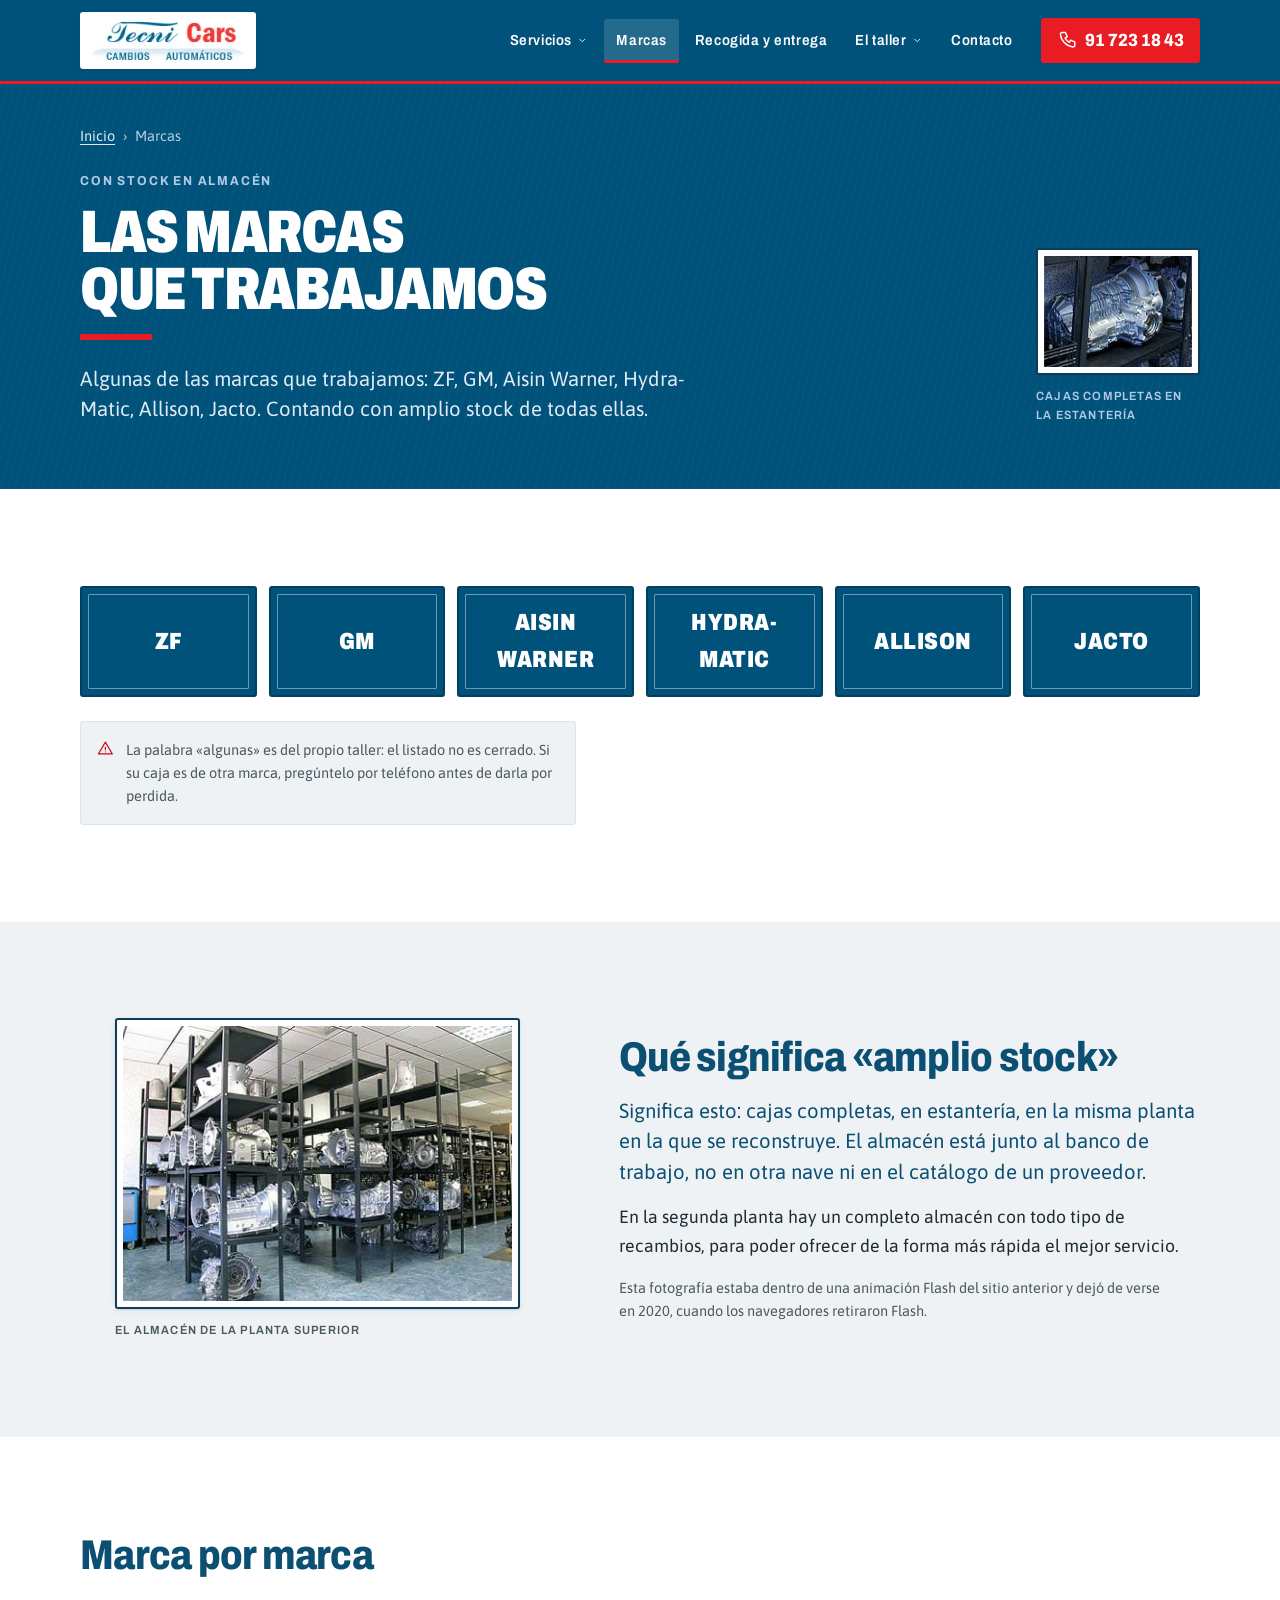
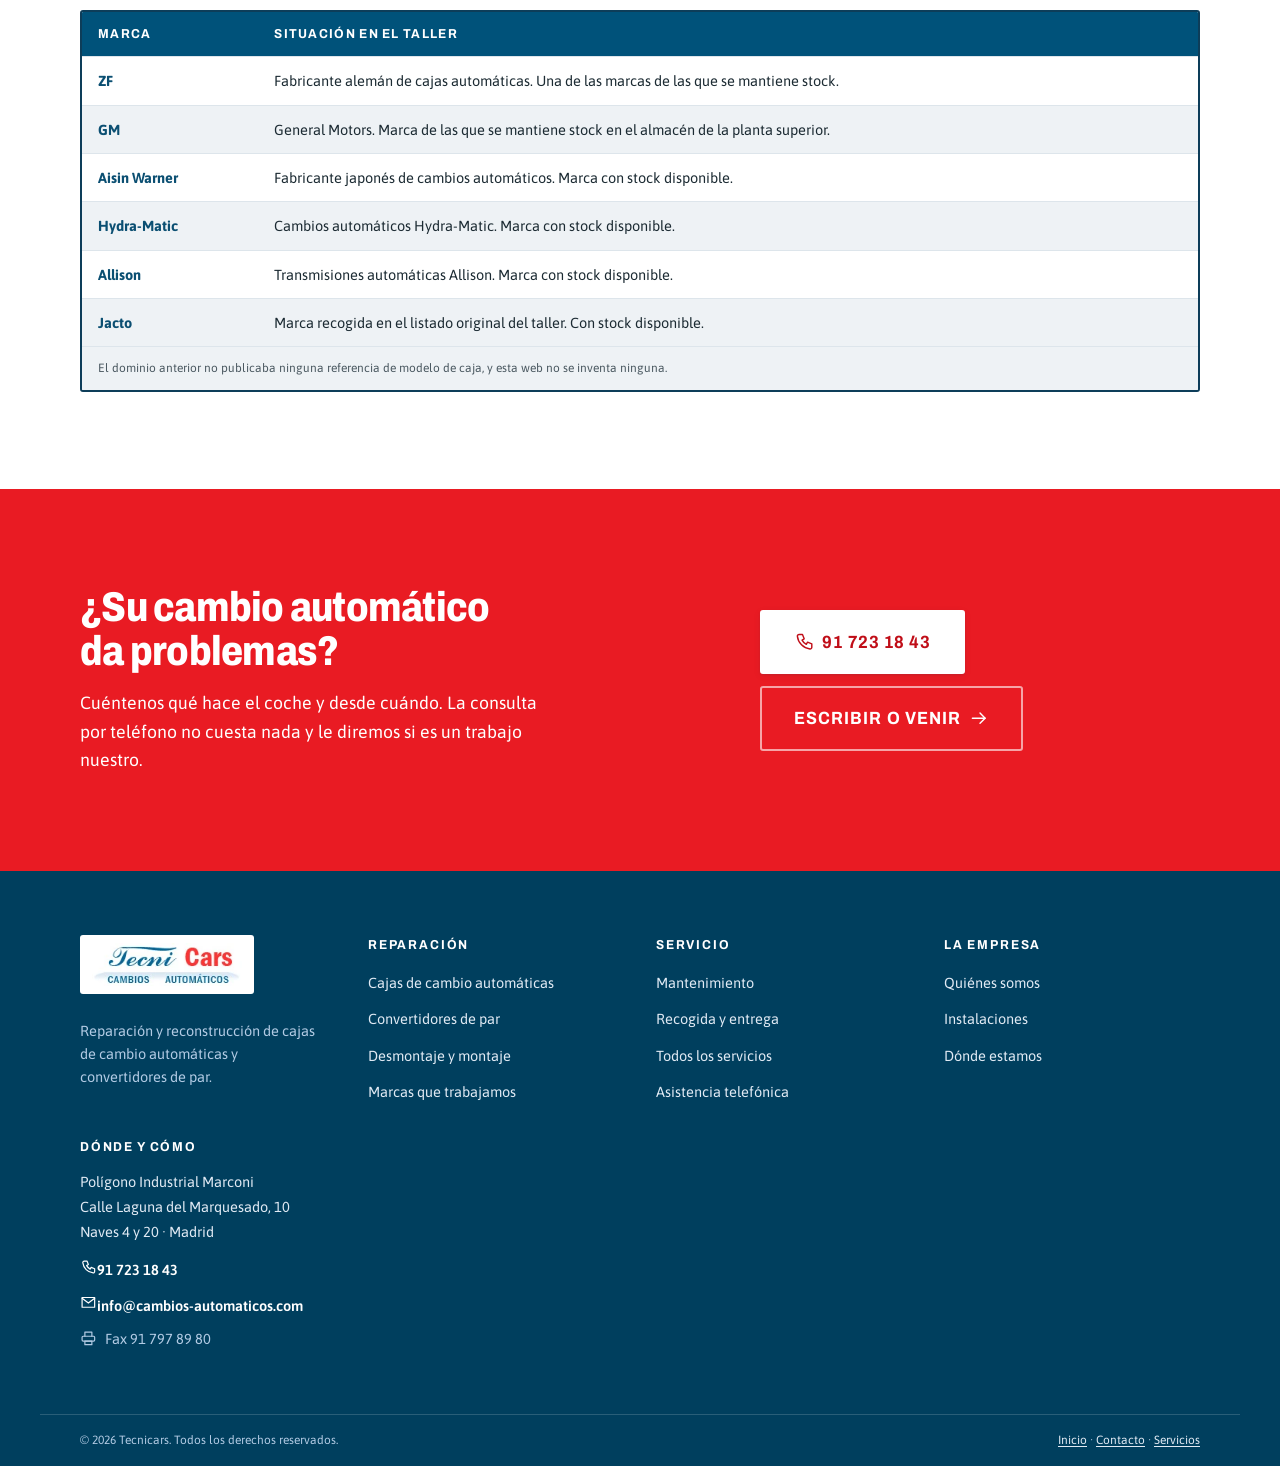
<file: marcas.html>
<!doctype html>
<html lang="es">
<head>
<!--
  DIRECCIÓN DE DISEÑO — «RÓTULO DE NAVE»

  TESIS: un taller que solo abre cambios automáticos se presenta con el oficio
  de su propio letrero de fachada, no con la foto oscura de motor y las tres
  tarjetas de icono que publica todo el sector.

  MUNDO PROPIO: placas esmaltadas de doble filete sobre esmalte azul #00527a,
  letra de rótulo Archivo condensada y pesada, barra roja #e91b23 de acento,
  aluminio claro para leer. Toda fotografía va montada como placa a su tamaño
  nativo: el material del dominio no pasa de 466 px y no se amplía nunca.

  RELATO: el visitante entiende en un vistazo que aquí se repara la caja en
  vez de sustituirla, lo comprueba viendo el almacén y el banco, y llama.

  PRIMER GOLPE DE VISTA: tablero azul a todo ancho, «CAMBIOS AUTOMÁTICOS» en
  letra de rótulo, teléfono en placa roja a la izquierda, fachada real montada
  a la derecha y banda de datos de nave debajo.

  FORMA: candidata 7 de 7 de la lista ordenada; tirada ae4dd6d5, en modo
  degradado (sin retadores).
-->
<meta charset="utf-8">
<meta name="viewport" content="width=device-width, initial-scale=1, viewport-fit=cover">
<title>Marcas de caja que trabajamos: ZF, GM, Aisin Warner… · Tecnicars</title>
<meta name="description" content="Se trabajan cajas de cambio automáticas de ZF, GM, Aisin Warner, Hydra-Matic, Allison y Jacto, con amplio stock de todas ellas en el almacén del taller.">
<link rel="canonical" href="https://www.cambios-automaticos.com/marcas.html">
<meta property="og:type" content="website">
<meta property="og:locale" content="es_ES">
<meta property="og:site_name" content="Tecnicars Cambios Automáticos">
<meta property="og:title" content="Marcas de caja que trabajamos: ZF, GM, Aisin Warner… · Tecnicars">
<meta property="og:description" content="Se trabajan cajas de cambio automáticas de ZF, GM, Aisin Warner, Hydra-Matic, Allison y Jacto, con amplio stock de todas ellas en el almacén del taller.">
<meta property="og:url" content="https://www.cambios-automaticos.com/marcas.html">
<meta property="og:image" content="https://www.cambios-automaticos.com/assets/img/og-tecnicars.jpg">
<meta property="og:image:width" content="1200">
<meta property="og:image:height" content="630">
<meta property="og:image:alt" content="Logotipo de Tecnicars Cambios Automáticos junto a la estantería del almacén de cajas de cambio.">
<meta name="twitter:card" content="summary_large_image">
<meta name="twitter:title" content="Marcas de caja que trabajamos: ZF, GM, Aisin Warner… · Tecnicars">
<meta name="twitter:description" content="Se trabajan cajas de cambio automáticas de ZF, GM, Aisin Warner, Hydra-Matic, Allison y Jacto, con amplio stock de todas ellas en el almacén del taller.">
<meta name="twitter:image" content="https://www.cambios-automaticos.com/assets/img/og-tecnicars.jpg">
<meta name="theme-color" content="#00527a">
<link rel="icon" href="favicon.svg" type="image/svg+xml">
<link rel="icon" href="favicon-32.png" sizes="32x32" type="image/png">
<link rel="apple-touch-icon" href="apple-touch-icon.png">
<link rel="preconnect" href="https://fonts.googleapis.com">
<link rel="preconnect" href="https://fonts.gstatic.com" crossorigin>
<link rel="stylesheet" href="https://fonts.googleapis.com/css2?family=Archivo:wdth,wght@62..125,400..900&amp;family=Asap:ital,wght@0,400..700;1,400..600&amp;display=swap">
<link rel="stylesheet" href="assets/css/site.css">
<!-- Marca el documento como «con JavaScript» antes de que pinte nada, para
     que las animaciones de entrada solo existan si van a poder ejecutarse.
     Sin esta clase, todo el contenido se ve de entrada, sin animación. -->
<script>document.documentElement.className+=" js";</script>
</head>
<body class="pagina pagina--interior">
<a class="salto" href="#contenido">Saltar al contenido</a>
<header class="cabecera" data-cabecera>
  <div class="cabecera__interior">
    <a class="marca" href="index.html"><picture><source type="image/webp" srcset="assets/img/logotipo-tecnicars.webp"><img src="assets/img/logotipo-tecnicars.png" alt="Tecnicars, cambios automáticos" width="195" height="56" fetchpriority="high" decoding="async" class="marca__logo"></picture><span class="visually-hidden">Tecnicars Cambios Automáticos, ir a la portada</span></a>
    <nav class="nav" aria-label="Navegación principal">
      <ul class="nav__lista"><li class="nav__item nav__item--mega" data-mega><button type="button" class="nav__enlace nav__enlace--boton" aria-expanded="false" aria-controls="mega-0">Servicios<svg class="ico nav__chevron" viewBox="0 0 24 24" width="24" height="24" fill="none" stroke="currentColor" stroke-width="1.7" stroke-linecap="round" stroke-linejoin="round" aria-hidden="true" focusable="false"><path d="m7 10 5 5 5-5"/></svg></button><div class="mega" id="mega-0" hidden><div class="mega__interior"><div class="mega__columna"><p class="mega__rotulo">En la caja</p><ul class="mega__lista"><li><a class="mega__enlace" href="cajas-de-cambio.html"><span class="mega__enlace-texto">Cajas de cambio automáticas</span><span class="mega__enlace-desc">Reparación y reconstrucción de todas las marcas, con garantía de 12 meses.</span></a></li><li><a class="mega__enlace" href="convertidores.html"><span class="mega__enlace-texto">Convertidores de par</span><span class="mega__enlace-desc">Rueda libre, discos de impacto y demás componentes de desgaste y fricción.</span></a></li></ul></div><div class="mega__columna"><p class="mega__rotulo">En el vehículo</p><ul class="mega__lista"><li><a class="mega__enlace" href="desmontaje-y-montaje.html"><span class="mega__enlace-texto">Desmontaje y montaje</span><span class="mega__enlace-desc">Extracción y reposición de la caja en la planta baja, con cinco elevadores.</span></a></li><li><a class="mega__enlace" href="mantenimiento.html"><span class="mega__enlace-texto">Mantenimiento</span><span class="mega__enlace-desc">Sustitución de aceite y filtro con cita previa, mientras usted espera.</span></a></li></ul></div><div class="mega__columna"><p class="mega__rotulo">Ver todo</p><ul class="mega__lista"><li><a class="mega__enlace" href="servicios.html"><span class="mega__enlace-texto">Los seis servicios</span><span class="mega__enlace-desc">Índice completo de lo que se hace en el taller, en una sola página.</span></a></li></ul></div><div class="mega__destacado"><img src="assets/img/caja-abierta-banco.jpg" alt="Carcasa de una caja de cambios automática abierta sobre el banco de trabajo." width="164" height="123" loading="lazy" decoding="async" class="mega__img"><p class="mega__destacado-titulo">Solo cambios automáticos</p><p class="mega__destacado-texto">No somos un taller general que además toca automáticos. Es lo único que hacemos.</p></div></div></div></li><li class="nav__item"><a class="nav__enlace" href="marcas.html" aria-current="page">Marcas</a></li><li class="nav__item"><a class="nav__enlace" href="recogida-y-entrega.html">Recogida y entrega</a></li><li class="nav__item nav__item--mega" data-mega><button type="button" class="nav__enlace nav__enlace--boton" aria-expanded="false" aria-controls="mega-3">El taller<svg class="ico nav__chevron" viewBox="0 0 24 24" width="24" height="24" fill="none" stroke="currentColor" stroke-width="1.7" stroke-linecap="round" stroke-linejoin="round" aria-hidden="true" focusable="false"><path d="m7 10 5 5 5-5"/></svg></button><div class="mega" id="mega-3" hidden><div class="mega__interior"><div class="mega__columna"><p class="mega__rotulo">Quiénes somos</p><ul class="mega__lista"><li><a class="mega__enlace" href="empresa.html"><span class="mega__enlace-texto">La empresa</span><span class="mega__enlace-desc">Especialización, equipo y forma de trabajar desde 1995.</span></a></li></ul></div><div class="mega__columna"><p class="mega__rotulo">Dónde se trabaja</p><ul class="mega__lista"><li><a class="mega__enlace" href="instalaciones.html"><span class="mega__enlace-texto">Instalaciones</span><span class="mega__enlace-desc">Las dos plantas, la oficina y el exterior de la nave, en fotografías.</span></a></li><li><a class="mega__enlace" href="contacto.html#asistencia"><span class="mega__enlace-texto">Asistencia telefónica</span><span class="mega__enlace-desc">Para cualquier aclaración, sin necesidad de acercarse.</span></a></li></ul></div><div class="mega__destacado"><img src="assets/img/almacen-cajas-estanteria.jpg" alt="Estanterías metálicas de la planta superior llenas de cajas de cambio automáticas completas." width="405" height="286" loading="lazy" decoding="async" class="mega__img"><p class="mega__destacado-titulo">Fotografías rescatadas</p><p class="mega__destacado-texto">Siete imágenes del taller llevaban desde 2020 encerradas en dos archivos Flash. Vuelven a verse.</p></div></div></div></li><li class="nav__item"><a class="nav__enlace" href="contacto.html">Contacto</a></li></ul>
    </nav>
    <div class="cabecera__acciones">
      <a class="placa-tel" href="tel:+34917231843" aria-label="Llamar al 91 723 18 43"><svg class="ico" viewBox="0 0 24 24" width="24" height="24" fill="none" stroke="currentColor" stroke-width="1.7" stroke-linecap="round" stroke-linejoin="round" aria-hidden="true" focusable="false"><path d="M6 3h4l2 5-2.5 1.5a12 12 0 0 0 5 5L16 12l5 2v4a2 2 0 0 1-2.2 2A17 17 0 0 1 4 5.2 2 2 0 0 1 6 3Z"/></svg><span>91 723 18 43</span></a>
      <button type="button" class="cajon-boton" aria-expanded="false" aria-controls="cajon" data-abrir-cajon><svg class="ico" viewBox="0 0 24 24" width="24" height="24" fill="none" stroke="currentColor" stroke-width="1.7" stroke-linecap="round" stroke-linejoin="round" aria-hidden="true" focusable="false"><path d="M3 6h18M3 12h18M3 18h18"/></svg><span>Menú</span></button>
    </div>
  </div>
    <noscript><nav class="nav-sin-js" aria-label="Navegación completa"><ul><li><a href="cajas-de-cambio.html">Cajas de cambio automáticas</a></li><li><a href="convertidores.html">Convertidores de par</a></li><li><a href="desmontaje-y-montaje.html">Desmontaje y montaje</a></li><li><a href="mantenimiento.html">Mantenimiento</a></li><li><a href="servicios.html">Los seis servicios</a></li><li><a href="marcas.html" aria-current="page">Marcas</a></li><li><a href="recogida-y-entrega.html">Recogida y entrega</a></li><li><a href="empresa.html">La empresa</a></li><li><a href="instalaciones.html">Instalaciones</a></li><li><a href="contacto.html#asistencia">Asistencia telefónica</a></li><li><a href="contacto.html">Contacto</a></li></ul></nav></noscript>
</header>
<div class="cajon-velo" data-velo hidden></div>
<div class="cajon" id="cajon" hidden>
  <div class="cajon__cabeza">
    <p class="cajon__rotulo">Menú</p>
    <button type="button" class="cajon__cerrar" data-cerrar-cajon><svg class="ico" viewBox="0 0 24 24" width="24" height="24" fill="none" stroke="currentColor" stroke-width="1.7" stroke-linecap="round" stroke-linejoin="round" aria-hidden="true" focusable="false"><path d="M5 5 19 19M19 5 5 19"/></svg><span class="visually-hidden">Cerrar el menú</span></button>
  </div>
  <nav class="cajon__nav" aria-label="Navegación del menú lateral">
    <div class="acordeon cajon__acordeon"><details class="acordeon__item"><summary class="acordeon__cabeza"><span class="acordeon__titulo">Servicios</span><span class="acordeon__signo" aria-hidden="true"><svg class="ico" viewBox="0 0 24 24" width="24" height="24" fill="none" stroke="currentColor" stroke-width="1.7" stroke-linecap="round" stroke-linejoin="round" aria-hidden="true" focusable="false"><path d="m7 10 5 5 5-5"/></svg></span></summary><div class="acordeon__cuerpo"><ul class="cajon__lista"><li><a href="cajas-de-cambio.html">Cajas de cambio automáticas</a></li><li><a href="convertidores.html">Convertidores de par</a></li><li><a href="desmontaje-y-montaje.html">Desmontaje y montaje</a></li><li><a href="mantenimiento.html">Mantenimiento</a></li><li><a href="servicios.html">Los seis servicios</a></li></ul></div></details></div><a class="cajon__directo" href="marcas.html" aria-current="page">Marcas<svg class="ico" viewBox="0 0 24 24" width="24" height="24" fill="none" stroke="currentColor" stroke-width="1.7" stroke-linecap="round" stroke-linejoin="round" aria-hidden="true" focusable="false"><path d="M4 12h15"/><path d="m13 6 6 6-6 6"/></svg></a><a class="cajon__directo" href="recogida-y-entrega.html">Recogida y entrega<svg class="ico" viewBox="0 0 24 24" width="24" height="24" fill="none" stroke="currentColor" stroke-width="1.7" stroke-linecap="round" stroke-linejoin="round" aria-hidden="true" focusable="false"><path d="M4 12h15"/><path d="m13 6 6 6-6 6"/></svg></a><div class="acordeon cajon__acordeon"><details class="acordeon__item"><summary class="acordeon__cabeza"><span class="acordeon__titulo">El taller</span><span class="acordeon__signo" aria-hidden="true"><svg class="ico" viewBox="0 0 24 24" width="24" height="24" fill="none" stroke="currentColor" stroke-width="1.7" stroke-linecap="round" stroke-linejoin="round" aria-hidden="true" focusable="false"><path d="m7 10 5 5 5-5"/></svg></span></summary><div class="acordeon__cuerpo"><ul class="cajon__lista"><li><a href="empresa.html">La empresa</a></li><li><a href="instalaciones.html">Instalaciones</a></li><li><a href="contacto.html#asistencia">Asistencia telefónica</a></li></ul></div></details></div><a class="cajon__directo" href="contacto.html">Contacto<svg class="ico" viewBox="0 0 24 24" width="24" height="24" fill="none" stroke="currentColor" stroke-width="1.7" stroke-linecap="round" stroke-linejoin="round" aria-hidden="true" focusable="false"><path d="M4 12h15"/><path d="m13 6 6 6-6 6"/></svg></a>
  </nav>
  <div class="cajon__contacto">
    <a class="boton boton--rojo boton--ancho" href="tel:+34917231843"><svg class="ico" viewBox="0 0 24 24" width="24" height="24" fill="none" stroke="currentColor" stroke-width="1.7" stroke-linecap="round" stroke-linejoin="round" aria-hidden="true" focusable="false"><path d="M6 3h4l2 5-2.5 1.5a12 12 0 0 0 5 5L16 12l5 2v4a2 2 0 0 1-2.2 2A17 17 0 0 1 4 5.2 2 2 0 0 1 6 3Z"/></svg><span>Llamar al 91 723 18 43</span></a>
    <a class="boton boton--linea boton--ancho" href="contacto.html" data-correo="info|cambios-automaticos.com"><svg class="ico" viewBox="0 0 24 24" width="24" height="24" fill="none" stroke="currentColor" stroke-width="1.7" stroke-linecap="round" stroke-linejoin="round" aria-hidden="true" focusable="false"><path d="M3 5h18v14H3z"/><path d="m3 6 9 7 9-7"/></svg><span data-correo-texto>Escribir un correo</span></a>
    <p class="cajon__direccion">Calle Laguna del Marquesado, 10, Naves 4 y 20<br>Polígono Industrial Marconi, Madrid</p>
  </div>
</div>
<main id="contenido">
<section class="rotulo rotulo--con-foto">
  <div class="rotulo__interior">
    <div class="rotulo__texto">
      <nav class="migas" aria-label="Migas de pan"><ol><li><a href="index.html">Inicio</a></li><li><span aria-current="page">Marcas</span></li></ol></nav>
      <p class="rotulo__ante">Con stock en almacén</p>
      <h1 class="rotulo__titulo">Las marcas<br>que trabajamos</h1>
      <p class="rotulo__entradilla">Algunas de las marcas que trabajamos: ZF, GM, Aisin Warner, Hydra-Matic, Allison, Jacto. Contando con amplio stock de todas ellas.</p>
    </div>
    <div class="rotulo__foto"><figure class="placa-foto" style="--ancho-nativo:164px"><div class="placa-foto__marco"><img src="assets/img/cajas-estanteria-detalle.jpg" alt="Detalle de dos cajas de cambio automáticas completas colocadas en la estantería del almacén." width="164" height="123" fetchpriority="high" decoding="async"></div><figcaption class="placa-foto__pie">Cajas completas en la estantería</figcaption></figure></div>
  </div>
</section>
<section class="seccion" aria-labelledby="t-placas">
  <div class="contenedor">
    <h2 class="visually-hidden" id="t-placas">Listado de marcas</h2>
    <ul class="placas-marcas">
<li class="placas-marcas__item"><span class="placas-marcas__nombre">ZF</span></li><li class="placas-marcas__item"><span class="placas-marcas__nombre">GM</span></li><li class="placas-marcas__item"><span class="placas-marcas__nombre">Aisin Warner</span></li><li class="placas-marcas__item"><span class="placas-marcas__nombre">Hydra-Matic</span></li><li class="placas-marcas__item"><span class="placas-marcas__nombre">Allison</span></li><li class="placas-marcas__item"><span class="placas-marcas__nombre">Jacto</span></li>
    </ul>
    <p class="aviso" role="note"><svg class="ico" viewBox="0 0 24 24" width="24" height="24" fill="none" stroke="currentColor" stroke-width="1.7" stroke-linecap="round" stroke-linejoin="round" aria-hidden="true" focusable="false"><path d="M12 3 2 20h20Z"/><path d="M12 10v4"/><path d="M12 17h.01"/></svg><span>La palabra «algunas» es del propio taller: el listado no es cerrado. Si su caja es de otra marca, pregúntelo por teléfono antes de darla por perdida.</span></p>
  </div>
</section>
<section class="seccion seccion--claro" aria-labelledby="t-stock">
  <div class="contenedor">
    <div class="prueba">
      <div class="prueba__foto">
        <figure class="placa-foto" style="--ancho-nativo:405px"><div class="placa-foto__marco"><img src="assets/img/almacen-cajas-estanteria.jpg" alt="Estanterías metálicas de cuatro alturas llenas de cajas de cambio automáticas completas, ordenadas por modelo." width="405" height="286" loading="lazy" decoding="async"></div><figcaption class="placa-foto__pie">El almacén de la planta superior</figcaption></figure>
      </div>
      <div class="prueba__texto">
        <h2 class="titular" id="t-stock">Qué significa «amplio stock»</h2>
        <p class="parrafo parrafo--guia">Significa esto: cajas completas, en estantería, en la misma planta en la que se reconstruye. El almacén está junto al banco de trabajo, no en otra nave ni en el catálogo de un proveedor.</p>
        <p class="parrafo">En la segunda planta hay un completo almacén con todo tipo de recambios, para poder ofrecer de la forma más rápida el mejor servicio.</p>
        <p class="parrafo parrafo--pequeno">Esta fotografía estaba dentro de una animación Flash del sitio anterior y dejó de verse en 2020, cuando los navegadores retiraron Flash.</p>
      </div>
    </div>
  </div>
</section>
<section class="seccion" aria-labelledby="t-tabla">
  <div class="contenedor">
    <h2 class="titular" id="t-tabla">Marca por marca</h2>
    <div class="tabla-marco" tabindex="0" role="region" aria-label="Marcas de caja de cambios que se trabajan"><table class="tabla"><caption>El dominio anterior no publicaba ninguna referencia de modelo de caja, y esta web no se inventa ninguna.</caption><thead><tr><th scope="col">Marca</th><th scope="col">Situación en el taller</th></tr></thead><tbody><tr><th scope="row"><strong>ZF</strong></th><td>Fabricante alemán de cajas automáticas. Una de las marcas de las que se mantiene stock.</td></tr><tr><th scope="row"><strong>GM</strong></th><td>General Motors. Marca de las que se mantiene stock en el almacén de la planta superior.</td></tr><tr><th scope="row"><strong>Aisin Warner</strong></th><td>Fabricante japonés de cambios automáticos. Marca con stock disponible.</td></tr><tr><th scope="row"><strong>Hydra-Matic</strong></th><td>Cambios automáticos Hydra-Matic. Marca con stock disponible.</td></tr><tr><th scope="row"><strong>Allison</strong></th><td>Transmisiones automáticas Allison. Marca con stock disponible.</td></tr><tr><th scope="row"><strong>Jacto</strong></th><td>Marca recogida en el listado original del taller. Con stock disponible.</td></tr></tbody></table></div>
  </div>
</section>
</main>
<section class="cta" aria-labelledby="cta-titulo">
  <div class="cta__interior">
    <div class="cta__texto">
      <h2 class="cta__titulo" id="cta-titulo">¿Su cambio automático da problemas?</h2>
      <p class="cta__bajada">Cuéntenos qué hace el coche y desde cuándo. La consulta por teléfono no cuesta nada y le diremos si es un trabajo nuestro.</p>
    </div>
    <div class="cta__acciones">
      <a class="boton boton--rojo boton--grande" href="tel:+34917231843" aria-label="Llamar al 91 723 18 43"><svg class="ico" viewBox="0 0 24 24" width="24" height="24" fill="none" stroke="currentColor" stroke-width="1.7" stroke-linecap="round" stroke-linejoin="round" aria-hidden="true" focusable="false"><path d="M6 3h4l2 5-2.5 1.5a12 12 0 0 0 5 5L16 12l5 2v4a2 2 0 0 1-2.2 2A17 17 0 0 1 4 5.2 2 2 0 0 1 6 3Z"/></svg><span>91 723 18 43</span></a>
      <a class="boton boton--linea-claro boton--grande" href="contacto.html">Escribir o venir<svg class="ico" viewBox="0 0 24 24" width="24" height="24" fill="none" stroke="currentColor" stroke-width="1.7" stroke-linecap="round" stroke-linejoin="round" aria-hidden="true" focusable="false"><path d="M4 12h15"/><path d="m13 6 6 6-6 6"/></svg></a>
    </div>
  </div>
</section>
<footer class="pie">
  <div class="pie__interior">
    <div class="pie__marca">
      <div class="pie__placa"><picture><source type="image/webp" srcset="assets/img/logotipo-tecnicars.webp"><img src="assets/img/logotipo-tecnicars.png" alt="Tecnicars, cambios automáticos" width="195" height="56" loading="lazy" decoding="async" class="pie__logo"></picture></div>
      <p class="pie__lema">Reparación y reconstrucción de cajas de cambio automáticas y convertidores de par.</p>
    </div>
    <div class="pie__columna"><p class="pie__rotulo">Reparación</p><ul><li><a href="cajas-de-cambio.html">Cajas de cambio automáticas</a></li><li><a href="convertidores.html">Convertidores de par</a></li><li><a href="desmontaje-y-montaje.html">Desmontaje y montaje</a></li><li><a href="marcas.html">Marcas que trabajamos</a></li></ul></div><div class="pie__columna"><p class="pie__rotulo">Servicio</p><ul><li><a href="mantenimiento.html">Mantenimiento</a></li><li><a href="recogida-y-entrega.html">Recogida y entrega</a></li><li><a href="servicios.html">Todos los servicios</a></li><li><a href="contacto.html#asistencia">Asistencia telefónica</a></li></ul></div><div class="pie__columna"><p class="pie__rotulo">La empresa</p><ul><li><a href="empresa.html">Quiénes somos</a></li><li><a href="instalaciones.html">Instalaciones</a></li><li><a href="contacto.html">Dónde estamos</a></li></ul></div>
    <div class="pie__columna pie__columna--contacto">
      <p class="pie__rotulo">Dónde y cómo</p>
      <address class="pie__direccion">
        Polígono Industrial Marconi<br>
        Calle Laguna del Marquesado, 10<br>
        Naves 4 y 20 &middot; Madrid<br>
      </address>
      <ul class="pie__contacto">
        <li><a class="enlace-tel" href="tel:+34917231843"><svg class="ico" viewBox="0 0 24 24" width="24" height="24" fill="none" stroke="currentColor" stroke-width="1.7" stroke-linecap="round" stroke-linejoin="round" aria-hidden="true" focusable="false"><path d="M6 3h4l2 5-2.5 1.5a12 12 0 0 0 5 5L16 12l5 2v4a2 2 0 0 1-2.2 2A17 17 0 0 1 4 5.2 2 2 0 0 1 6 3Z"/></svg><span>91 723 18 43</span></a></li>
        <li><a class="enlace-correo" href="contacto.html" data-correo="info|cambios-automaticos.com"><svg class="ico" viewBox="0 0 24 24" width="24" height="24" fill="none" stroke="currentColor" stroke-width="1.7" stroke-linecap="round" stroke-linejoin="round" aria-hidden="true" focusable="false"><path d="M3 5h18v14H3z"/><path d="m3 6 9 7 9-7"/></svg><span data-correo-texto>Escríbanos</span></a></li>
        <li class="pie__fax"><svg class="ico" viewBox="0 0 24 24" width="24" height="24" fill="none" stroke="currentColor" stroke-width="1.7" stroke-linecap="round" stroke-linejoin="round" aria-hidden="true" focusable="false"><path d="M7 9V3h10v6"/><rect x="3" y="9" width="18" height="7" rx="1.5"/><path d="M7 16h10v5H7z"/></svg><span>Fax 91 797 89 80</span></li>
      </ul>
    </div>
  </div>
  <div class="pie__legal">
    <p>&copy; 2026 Tecnicars. Todos los derechos reservados.</p>
    <p><a href="index.html">Inicio</a> &middot; <a href="contacto.html">Contacto</a> &middot; <a href="servicios.html">Servicios</a></p>
  </div>
</footer>
<div class="barra-movil" role="group" aria-label="Acciones rápidas">
  <a class="barra-movil__accion barra-movil__accion--principal" href="tel:+34917231843" aria-label="Llamar al 91 723 18 43"><svg class="ico" viewBox="0 0 24 24" width="24" height="24" fill="none" stroke="currentColor" stroke-width="1.7" stroke-linecap="round" stroke-linejoin="round" aria-hidden="true" focusable="false"><path d="M6 3h4l2 5-2.5 1.5a12 12 0 0 0 5 5L16 12l5 2v4a2 2 0 0 1-2.2 2A17 17 0 0 1 4 5.2 2 2 0 0 1 6 3Z"/></svg><span>Llamar</span></a>
  <a class="barra-movil__accion" href="contacto.html" data-correo="info|cambios-automaticos.com"><svg class="ico" viewBox="0 0 24 24" width="24" height="24" fill="none" stroke="currentColor" stroke-width="1.7" stroke-linecap="round" stroke-linejoin="round" aria-hidden="true" focusable="false"><path d="M3 5h18v14H3z"/><path d="m3 6 9 7 9-7"/></svg><span data-correo-texto>Correo</span></a>
  <a class="barra-movil__accion" href="contacto.html"><svg class="ico" viewBox="0 0 24 24" width="24" height="24" fill="none" stroke="currentColor" stroke-width="1.7" stroke-linecap="round" stroke-linejoin="round" aria-hidden="true" focusable="false"><path d="M12 21s7-6.4 7-11.5A7 7 0 0 0 5 9.5C5 14.6 12 21 12 21Z"/><circle cx="12" cy="9.5" r="2.5"/></svg><span>Cómo llegar</span></a>
</div>
<script src="assets/js/site.js" defer></script>
</body>
</html>
</file>
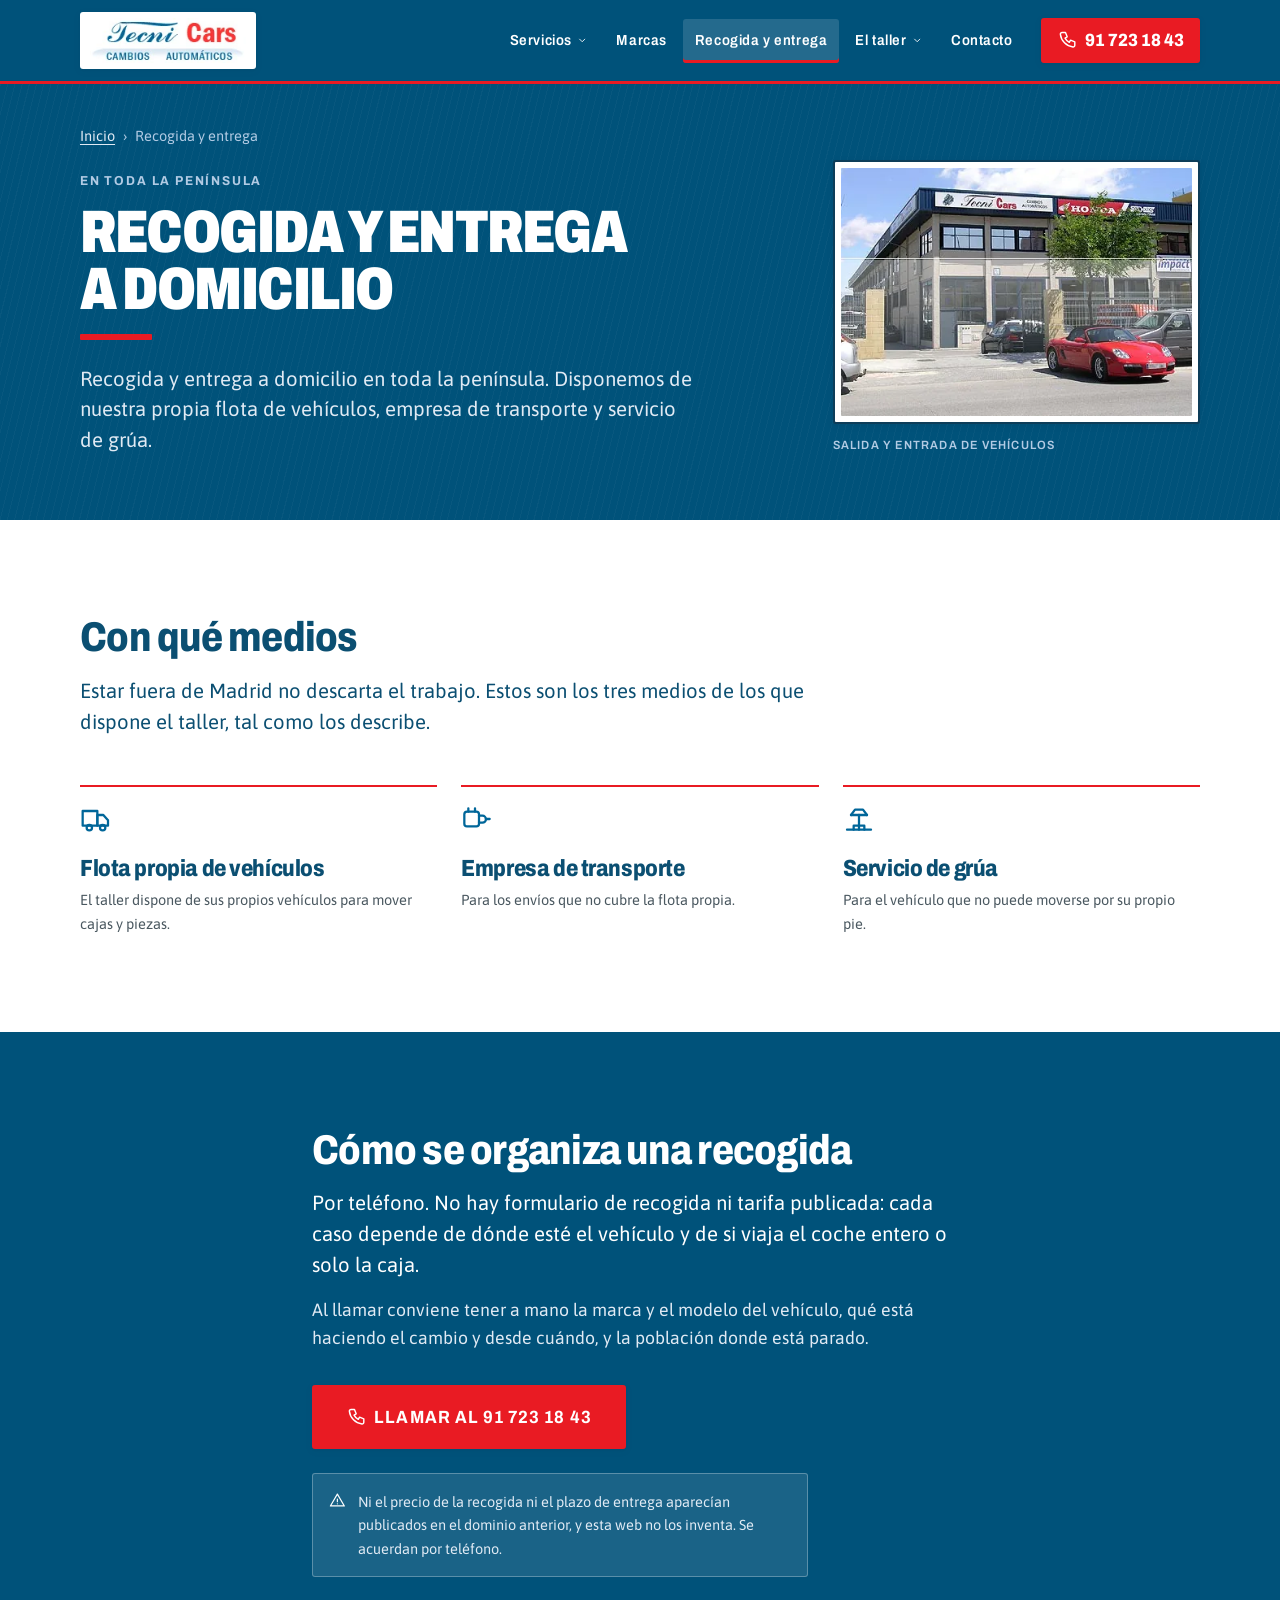
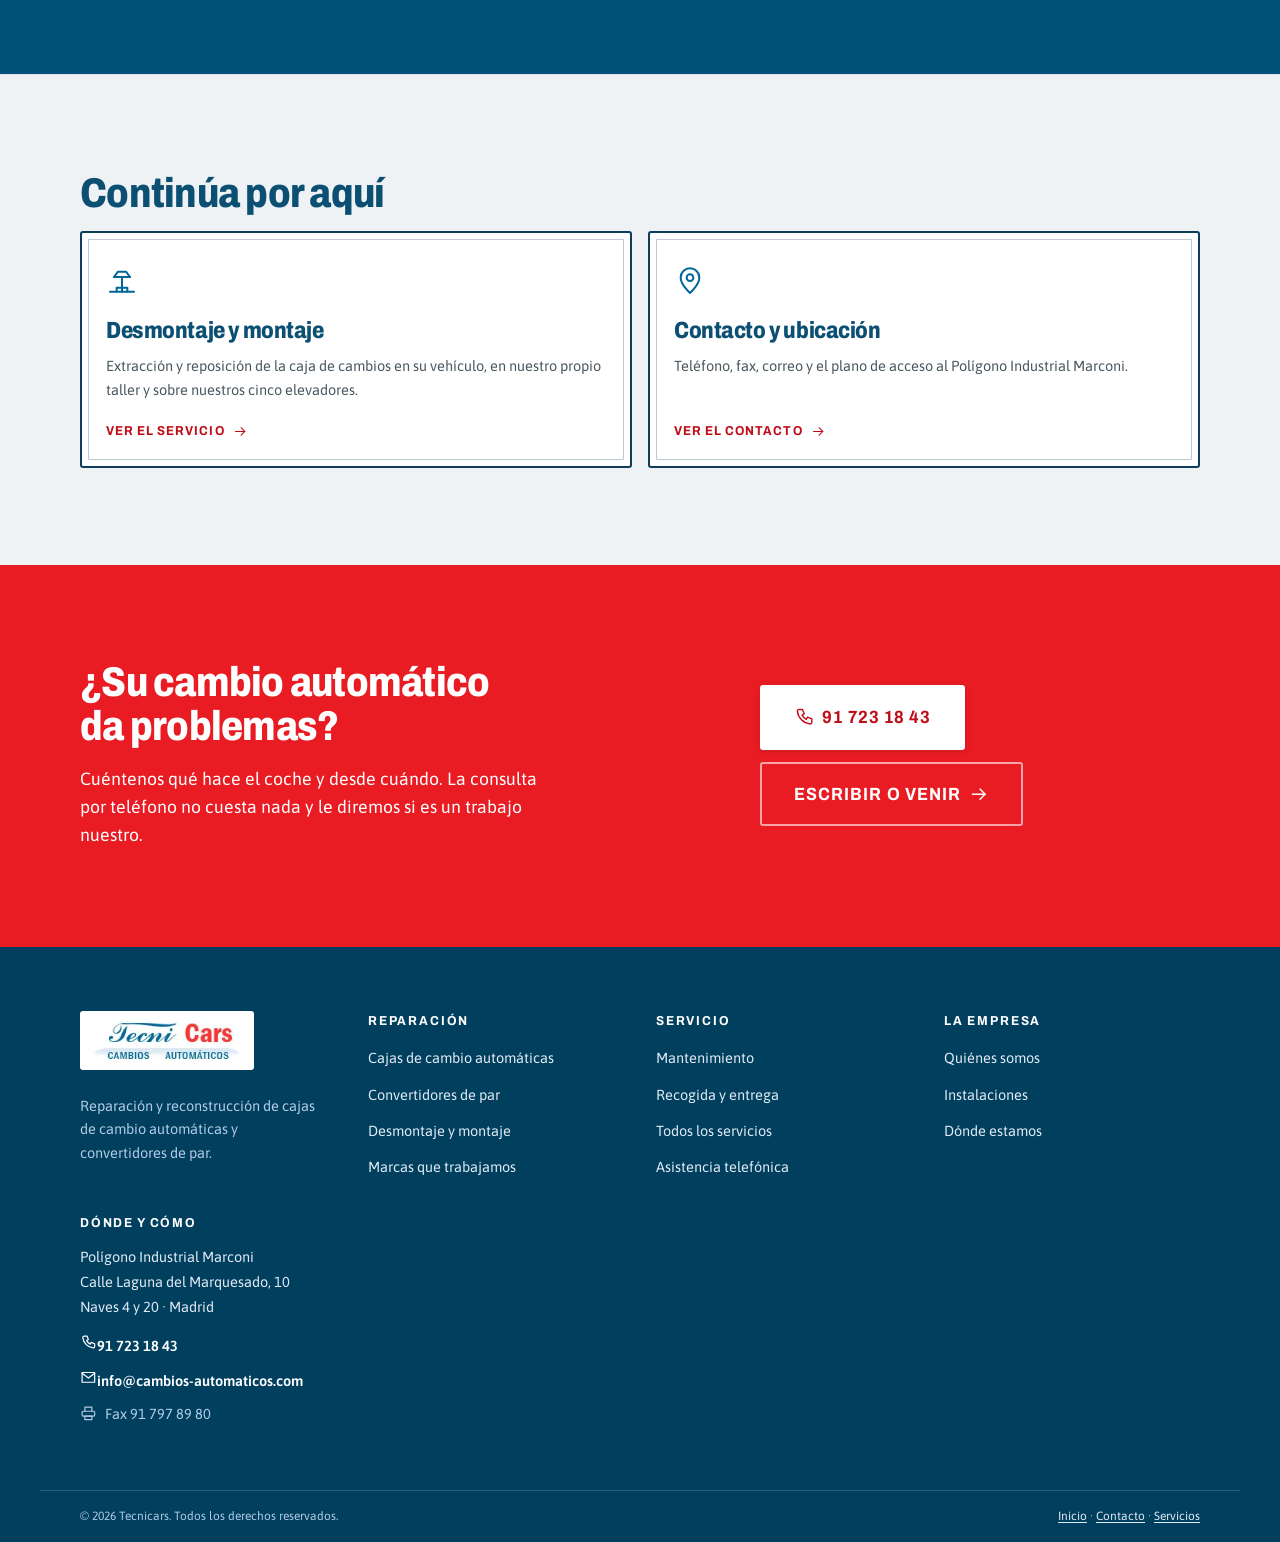
<file: recogida-y-entrega.html>
<!doctype html>
<html lang="es">
<head>
<!--
  DIRECCIÓN DE DISEÑO — «RÓTULO DE NAVE»

  TESIS: un taller que solo abre cambios automáticos se presenta con el oficio
  de su propio letrero de fachada, no con la foto oscura de motor y las tres
  tarjetas de icono que publica todo el sector.

  MUNDO PROPIO: placas esmaltadas de doble filete sobre esmalte azul #00527a,
  letra de rótulo Archivo condensada y pesada, barra roja #e91b23 de acento,
  aluminio claro para leer. Toda fotografía va montada como placa a su tamaño
  nativo: el material del dominio no pasa de 466 px y no se amplía nunca.

  RELATO: el visitante entiende en un vistazo que aquí se repara la caja en
  vez de sustituirla, lo comprueba viendo el almacén y el banco, y llama.

  PRIMER GOLPE DE VISTA: tablero azul a todo ancho, «CAMBIOS AUTOMÁTICOS» en
  letra de rótulo, teléfono en placa roja a la izquierda, fachada real montada
  a la derecha y banda de datos de nave debajo.

  FORMA: candidata 7 de 7 de la lista ordenada; tirada ae4dd6d5, en modo
  degradado (sin retadores).
-->
<meta charset="utf-8">
<meta name="viewport" content="width=device-width, initial-scale=1, viewport-fit=cover">
<title>Recogida y entrega a domicilio en toda la península · Tecnicars</title>
<meta name="description" content="Recogida y entrega a domicilio de vehículos y cajas de cambio en toda la península, con flota propia, empresa de transporte y servicio de grúa.">
<link rel="canonical" href="https://www.cambios-automaticos.com/recogida-y-entrega.html">
<meta property="og:type" content="website">
<meta property="og:locale" content="es_ES">
<meta property="og:site_name" content="Tecnicars Cambios Automáticos">
<meta property="og:title" content="Recogida y entrega a domicilio en toda la península · Tecnicars">
<meta property="og:description" content="Recogida y entrega a domicilio de vehículos y cajas de cambio en toda la península, con flota propia, empresa de transporte y servicio de grúa.">
<meta property="og:url" content="https://www.cambios-automaticos.com/recogida-y-entrega.html">
<meta property="og:image" content="https://www.cambios-automaticos.com/assets/img/og-tecnicars.jpg">
<meta property="og:image:width" content="1200">
<meta property="og:image:height" content="630">
<meta property="og:image:alt" content="Logotipo de Tecnicars Cambios Automáticos junto a la estantería del almacén de cajas de cambio.">
<meta name="twitter:card" content="summary_large_image">
<meta name="twitter:title" content="Recogida y entrega a domicilio en toda la península · Tecnicars">
<meta name="twitter:description" content="Recogida y entrega a domicilio de vehículos y cajas de cambio en toda la península, con flota propia, empresa de transporte y servicio de grúa.">
<meta name="twitter:image" content="https://www.cambios-automaticos.com/assets/img/og-tecnicars.jpg">
<meta name="theme-color" content="#00527a">
<link rel="icon" href="favicon.svg" type="image/svg+xml">
<link rel="icon" href="favicon-32.png" sizes="32x32" type="image/png">
<link rel="apple-touch-icon" href="apple-touch-icon.png">
<link rel="preconnect" href="https://fonts.googleapis.com">
<link rel="preconnect" href="https://fonts.gstatic.com" crossorigin>
<link rel="stylesheet" href="https://fonts.googleapis.com/css2?family=Archivo:wdth,wght@62..125,400..900&amp;family=Asap:ital,wght@0,400..700;1,400..600&amp;display=swap">
<link rel="stylesheet" href="assets/css/site.css">
<!-- Marca el documento como «con JavaScript» antes de que pinte nada, para
     que las animaciones de entrada solo existan si van a poder ejecutarse.
     Sin esta clase, todo el contenido se ve de entrada, sin animación. -->
<script>document.documentElement.className+=" js";</script>

<script type="application/ld+json">{"@context":"https://schema.org","@type":"Service","name":"Recogida y entrega","description":"Recogida y entrega a domicilio en toda la península, con flota propia, empresa de transporte y servicio de grúa.","serviceType":"Recogida y entrega","url":"https://www.cambios-automaticos.com/recogida-y-entrega.html","areaServed":{"@type":"Country","name":"España"},"provider":{"@type":"AutoRepair","@id":"https://www.cambios-automaticos.com/#negocio","name":"Tecnicars Cambios Automáticos","telephone":"+34 91 723 18 43"}}</script>
</head>
<body class="pagina pagina--interior">
<a class="salto" href="#contenido">Saltar al contenido</a>
<header class="cabecera" data-cabecera>
  <div class="cabecera__interior">
    <a class="marca" href="index.html"><picture><source type="image/webp" srcset="assets/img/logotipo-tecnicars.webp"><img src="assets/img/logotipo-tecnicars.png" alt="Tecnicars, cambios automáticos" width="195" height="56" fetchpriority="high" decoding="async" class="marca__logo"></picture><span class="visually-hidden">Tecnicars Cambios Automáticos, ir a la portada</span></a>
    <nav class="nav" aria-label="Navegación principal">
      <ul class="nav__lista"><li class="nav__item nav__item--mega" data-mega><button type="button" class="nav__enlace nav__enlace--boton" aria-expanded="false" aria-controls="mega-0">Servicios<svg class="ico nav__chevron" viewBox="0 0 24 24" width="24" height="24" fill="none" stroke="currentColor" stroke-width="1.7" stroke-linecap="round" stroke-linejoin="round" aria-hidden="true" focusable="false"><path d="m7 10 5 5 5-5"/></svg></button><div class="mega" id="mega-0" hidden><div class="mega__interior"><div class="mega__columna"><p class="mega__rotulo">En la caja</p><ul class="mega__lista"><li><a class="mega__enlace" href="cajas-de-cambio.html"><span class="mega__enlace-texto">Cajas de cambio automáticas</span><span class="mega__enlace-desc">Reparación y reconstrucción de todas las marcas, con garantía de 12 meses.</span></a></li><li><a class="mega__enlace" href="convertidores.html"><span class="mega__enlace-texto">Convertidores de par</span><span class="mega__enlace-desc">Rueda libre, discos de impacto y demás componentes de desgaste y fricción.</span></a></li></ul></div><div class="mega__columna"><p class="mega__rotulo">En el vehículo</p><ul class="mega__lista"><li><a class="mega__enlace" href="desmontaje-y-montaje.html"><span class="mega__enlace-texto">Desmontaje y montaje</span><span class="mega__enlace-desc">Extracción y reposición de la caja en la planta baja, con cinco elevadores.</span></a></li><li><a class="mega__enlace" href="mantenimiento.html"><span class="mega__enlace-texto">Mantenimiento</span><span class="mega__enlace-desc">Sustitución de aceite y filtro con cita previa, mientras usted espera.</span></a></li></ul></div><div class="mega__columna"><p class="mega__rotulo">Ver todo</p><ul class="mega__lista"><li><a class="mega__enlace" href="servicios.html"><span class="mega__enlace-texto">Los seis servicios</span><span class="mega__enlace-desc">Índice completo de lo que se hace en el taller, en una sola página.</span></a></li></ul></div><div class="mega__destacado"><img src="assets/img/caja-abierta-banco.jpg" alt="Carcasa de una caja de cambios automática abierta sobre el banco de trabajo." width="164" height="123" loading="lazy" decoding="async" class="mega__img"><p class="mega__destacado-titulo">Solo cambios automáticos</p><p class="mega__destacado-texto">No somos un taller general que además toca automáticos. Es lo único que hacemos.</p></div></div></div></li><li class="nav__item"><a class="nav__enlace" href="marcas.html">Marcas</a></li><li class="nav__item"><a class="nav__enlace" href="recogida-y-entrega.html" aria-current="page">Recogida y entrega</a></li><li class="nav__item nav__item--mega" data-mega><button type="button" class="nav__enlace nav__enlace--boton" aria-expanded="false" aria-controls="mega-3">El taller<svg class="ico nav__chevron" viewBox="0 0 24 24" width="24" height="24" fill="none" stroke="currentColor" stroke-width="1.7" stroke-linecap="round" stroke-linejoin="round" aria-hidden="true" focusable="false"><path d="m7 10 5 5 5-5"/></svg></button><div class="mega" id="mega-3" hidden><div class="mega__interior"><div class="mega__columna"><p class="mega__rotulo">Quiénes somos</p><ul class="mega__lista"><li><a class="mega__enlace" href="empresa.html"><span class="mega__enlace-texto">La empresa</span><span class="mega__enlace-desc">Especialización, equipo y forma de trabajar desde 1995.</span></a></li></ul></div><div class="mega__columna"><p class="mega__rotulo">Dónde se trabaja</p><ul class="mega__lista"><li><a class="mega__enlace" href="instalaciones.html"><span class="mega__enlace-texto">Instalaciones</span><span class="mega__enlace-desc">Las dos plantas, la oficina y el exterior de la nave, en fotografías.</span></a></li><li><a class="mega__enlace" href="contacto.html#asistencia"><span class="mega__enlace-texto">Asistencia telefónica</span><span class="mega__enlace-desc">Para cualquier aclaración, sin necesidad de acercarse.</span></a></li></ul></div><div class="mega__destacado"><img src="assets/img/almacen-cajas-estanteria.jpg" alt="Estanterías metálicas de la planta superior llenas de cajas de cambio automáticas completas." width="405" height="286" loading="lazy" decoding="async" class="mega__img"><p class="mega__destacado-titulo">Fotografías rescatadas</p><p class="mega__destacado-texto">Siete imágenes del taller llevaban desde 2020 encerradas en dos archivos Flash. Vuelven a verse.</p></div></div></div></li><li class="nav__item"><a class="nav__enlace" href="contacto.html">Contacto</a></li></ul>
    </nav>
    <div class="cabecera__acciones">
      <a class="placa-tel" href="tel:+34917231843" aria-label="Llamar al 91 723 18 43"><svg class="ico" viewBox="0 0 24 24" width="24" height="24" fill="none" stroke="currentColor" stroke-width="1.7" stroke-linecap="round" stroke-linejoin="round" aria-hidden="true" focusable="false"><path d="M6 3h4l2 5-2.5 1.5a12 12 0 0 0 5 5L16 12l5 2v4a2 2 0 0 1-2.2 2A17 17 0 0 1 4 5.2 2 2 0 0 1 6 3Z"/></svg><span>91 723 18 43</span></a>
      <button type="button" class="cajon-boton" aria-expanded="false" aria-controls="cajon" data-abrir-cajon><svg class="ico" viewBox="0 0 24 24" width="24" height="24" fill="none" stroke="currentColor" stroke-width="1.7" stroke-linecap="round" stroke-linejoin="round" aria-hidden="true" focusable="false"><path d="M3 6h18M3 12h18M3 18h18"/></svg><span>Menú</span></button>
    </div>
  </div>
    <noscript><nav class="nav-sin-js" aria-label="Navegación completa"><ul><li><a href="cajas-de-cambio.html">Cajas de cambio automáticas</a></li><li><a href="convertidores.html">Convertidores de par</a></li><li><a href="desmontaje-y-montaje.html">Desmontaje y montaje</a></li><li><a href="mantenimiento.html">Mantenimiento</a></li><li><a href="servicios.html">Los seis servicios</a></li><li><a href="marcas.html">Marcas</a></li><li><a href="recogida-y-entrega.html" aria-current="page">Recogida y entrega</a></li><li><a href="empresa.html">La empresa</a></li><li><a href="instalaciones.html">Instalaciones</a></li><li><a href="contacto.html#asistencia">Asistencia telefónica</a></li><li><a href="contacto.html">Contacto</a></li></ul></nav></noscript>
</header>
<div class="cajon-velo" data-velo hidden></div>
<div class="cajon" id="cajon" hidden>
  <div class="cajon__cabeza">
    <p class="cajon__rotulo">Menú</p>
    <button type="button" class="cajon__cerrar" data-cerrar-cajon><svg class="ico" viewBox="0 0 24 24" width="24" height="24" fill="none" stroke="currentColor" stroke-width="1.7" stroke-linecap="round" stroke-linejoin="round" aria-hidden="true" focusable="false"><path d="M5 5 19 19M19 5 5 19"/></svg><span class="visually-hidden">Cerrar el menú</span></button>
  </div>
  <nav class="cajon__nav" aria-label="Navegación del menú lateral">
    <div class="acordeon cajon__acordeon"><details class="acordeon__item"><summary class="acordeon__cabeza"><span class="acordeon__titulo">Servicios</span><span class="acordeon__signo" aria-hidden="true"><svg class="ico" viewBox="0 0 24 24" width="24" height="24" fill="none" stroke="currentColor" stroke-width="1.7" stroke-linecap="round" stroke-linejoin="round" aria-hidden="true" focusable="false"><path d="m7 10 5 5 5-5"/></svg></span></summary><div class="acordeon__cuerpo"><ul class="cajon__lista"><li><a href="cajas-de-cambio.html">Cajas de cambio automáticas</a></li><li><a href="convertidores.html">Convertidores de par</a></li><li><a href="desmontaje-y-montaje.html">Desmontaje y montaje</a></li><li><a href="mantenimiento.html">Mantenimiento</a></li><li><a href="servicios.html">Los seis servicios</a></li></ul></div></details></div><a class="cajon__directo" href="marcas.html">Marcas<svg class="ico" viewBox="0 0 24 24" width="24" height="24" fill="none" stroke="currentColor" stroke-width="1.7" stroke-linecap="round" stroke-linejoin="round" aria-hidden="true" focusable="false"><path d="M4 12h15"/><path d="m13 6 6 6-6 6"/></svg></a><a class="cajon__directo" href="recogida-y-entrega.html" aria-current="page">Recogida y entrega<svg class="ico" viewBox="0 0 24 24" width="24" height="24" fill="none" stroke="currentColor" stroke-width="1.7" stroke-linecap="round" stroke-linejoin="round" aria-hidden="true" focusable="false"><path d="M4 12h15"/><path d="m13 6 6 6-6 6"/></svg></a><div class="acordeon cajon__acordeon"><details class="acordeon__item"><summary class="acordeon__cabeza"><span class="acordeon__titulo">El taller</span><span class="acordeon__signo" aria-hidden="true"><svg class="ico" viewBox="0 0 24 24" width="24" height="24" fill="none" stroke="currentColor" stroke-width="1.7" stroke-linecap="round" stroke-linejoin="round" aria-hidden="true" focusable="false"><path d="m7 10 5 5 5-5"/></svg></span></summary><div class="acordeon__cuerpo"><ul class="cajon__lista"><li><a href="empresa.html">La empresa</a></li><li><a href="instalaciones.html">Instalaciones</a></li><li><a href="contacto.html#asistencia">Asistencia telefónica</a></li></ul></div></details></div><a class="cajon__directo" href="contacto.html">Contacto<svg class="ico" viewBox="0 0 24 24" width="24" height="24" fill="none" stroke="currentColor" stroke-width="1.7" stroke-linecap="round" stroke-linejoin="round" aria-hidden="true" focusable="false"><path d="M4 12h15"/><path d="m13 6 6 6-6 6"/></svg></a>
  </nav>
  <div class="cajon__contacto">
    <a class="boton boton--rojo boton--ancho" href="tel:+34917231843"><svg class="ico" viewBox="0 0 24 24" width="24" height="24" fill="none" stroke="currentColor" stroke-width="1.7" stroke-linecap="round" stroke-linejoin="round" aria-hidden="true" focusable="false"><path d="M6 3h4l2 5-2.5 1.5a12 12 0 0 0 5 5L16 12l5 2v4a2 2 0 0 1-2.2 2A17 17 0 0 1 4 5.2 2 2 0 0 1 6 3Z"/></svg><span>Llamar al 91 723 18 43</span></a>
    <a class="boton boton--linea boton--ancho" href="contacto.html" data-correo="info|cambios-automaticos.com"><svg class="ico" viewBox="0 0 24 24" width="24" height="24" fill="none" stroke="currentColor" stroke-width="1.7" stroke-linecap="round" stroke-linejoin="round" aria-hidden="true" focusable="false"><path d="M3 5h18v14H3z"/><path d="m3 6 9 7 9-7"/></svg><span data-correo-texto>Escribir un correo</span></a>
    <p class="cajon__direccion">Calle Laguna del Marquesado, 10, Naves 4 y 20<br>Polígono Industrial Marconi, Madrid</p>
  </div>
</div>
<main id="contenido">
<section class="rotulo rotulo--con-foto">
  <div class="rotulo__interior">
    <div class="rotulo__texto">
      <nav class="migas" aria-label="Migas de pan"><ol><li><a href="index.html">Inicio</a></li><li><span aria-current="page">Recogida y entrega</span></li></ol></nav>
      <p class="rotulo__ante">En toda la península</p>
      <h1 class="rotulo__titulo">Recogida y entrega<br>a domicilio</h1>
      <p class="rotulo__entradilla">Recogida y entrega a domicilio en toda la península. Disponemos de nuestra propia flota de vehículos, empresa de transporte y servicio de grúa.</p>
    </div>
    <div class="rotulo__foto"><figure class="placa-foto" style="--ancho-nativo:432px"><div class="placa-foto__marco"><picture><source type="image/webp" srcset="assets/img/nave-fachada-lateral.webp"><img src="assets/img/nave-fachada-lateral.jpg" alt="Esquina del edificio de Tecnicars vista desde la calle, con un descapotable rojo aparcado delante." width="432" height="305" fetchpriority="high" decoding="async"></picture></div><figcaption class="placa-foto__pie">Salida y entrada de vehículos</figcaption></figure></div>
  </div>
</section>
<section class="seccion" aria-labelledby="t-medios">
  <div class="contenedor">
    <div class="cabeza-seccion">
      <h2 class="titular" id="t-medios">Con qué medios</h2>
      <p class="parrafo parrafo--guia">Estar fuera de Madrid no descarta el trabajo. Estos son los tres medios de los que dispone el taller, tal como los describe.</p>
    </div>
    <ul class="medios">
<li class="medios__item"><span class="medios__ico"><svg class="ico" viewBox="0 0 24 24" width="24" height="24" fill="none" stroke="currentColor" stroke-width="1.7" stroke-linecap="round" stroke-linejoin="round" aria-hidden="true" focusable="false"><path d="M2 6h11v11H2z"/><path d="M13 9h4.5l3.5 4v4h-8z"/><circle cx="7" cy="18.5" r="2"/><circle cx="17" cy="18.5" r="2"/></svg></span><h3 class="medios__titulo">Flota propia de vehículos</h3><p class="medios__texto">El taller dispone de sus propios vehículos para mover cajas y piezas.</p></li><li class="medios__item"><span class="medios__ico"><svg class="ico" viewBox="0 0 24 24" width="24" height="24" fill="none" stroke="currentColor" stroke-width="1.7" stroke-linecap="round" stroke-linejoin="round" aria-hidden="true" focusable="false"><rect x="2.5" y="6.5" width="11" height="11" rx="2"/><path d="M13.5 9.5h2.6a2.6 2.6 0 0 1 0 5.2h-2.6"/><path d="M18.7 12H21.5"/><path d="M5.5 6.5V4M10.5 6.5V4"/></svg></span><h3 class="medios__titulo">Empresa de transporte</h3><p class="medios__texto">Para los envíos que no cubre la flota propia.</p></li><li class="medios__item"><span class="medios__ico"><svg class="ico" viewBox="0 0 24 24" width="24" height="24" fill="none" stroke="currentColor" stroke-width="1.7" stroke-linecap="round" stroke-linejoin="round" aria-hidden="true" focusable="false"><path d="M3 20h18"/><path d="M12 20V9"/><path d="M6 9h12"/><path d="M6 9 9 5h6l3 4"/><path d="M8 20v-3h8v3"/></svg></span><h3 class="medios__titulo">Servicio de grúa</h3><p class="medios__texto">Para el vehículo que no puede moverse por su propio pie.</p></li>
    </ul>
  </div>
</section>
<section class="seccion seccion--azul" aria-labelledby="t-como">
  <div class="contenedor contenedor--estrecho">
    <h2 class="titular titular--claro" id="t-como">Cómo se organiza una recogida</h2>
    <p class="parrafo parrafo--claro parrafo--guia">Por teléfono. No hay formulario de recogida ni tarifa publicada: cada caso depende de dónde esté el vehículo y de si viaja el coche entero o solo la caja.</p>
    <p class="parrafo parrafo--claro">Al llamar conviene tener a mano la marca y el modelo del vehículo, qué está haciendo el cambio y desde cuándo, y la población donde está parado.</p>
    <p class="cita__accion"><a class="boton boton--rojo boton--grande" href="tel:+34917231843" aria-label="Llamar al 91 723 18 43"><svg class="ico" viewBox="0 0 24 24" width="24" height="24" fill="none" stroke="currentColor" stroke-width="1.7" stroke-linecap="round" stroke-linejoin="round" aria-hidden="true" focusable="false"><path d="M6 3h4l2 5-2.5 1.5a12 12 0 0 0 5 5L16 12l5 2v4a2 2 0 0 1-2.2 2A17 17 0 0 1 4 5.2 2 2 0 0 1 6 3Z"/></svg><span>Llamar al 91 723 18 43</span></a></p>
    <p class="aviso aviso--claro" role="note"><svg class="ico" viewBox="0 0 24 24" width="24" height="24" fill="none" stroke="currentColor" stroke-width="1.7" stroke-linecap="round" stroke-linejoin="round" aria-hidden="true" focusable="false"><path d="M12 3 2 20h20Z"/><path d="M12 10v4"/><path d="M12 17h.01"/></svg><span>Ni el precio de la recogida ni el plazo de entrega aparecían publicados en el dominio anterior, y esta web no los inventa. Se acuerdan por teléfono.</span></p>
  </div>
</section>
<section class="seccion seccion--siguiente" aria-labelledby="t-siguiente">
  <div class="contenedor">
    <h2 class="titular" id="t-siguiente">Continúa por aquí</h2>
    <div class="rejilla-servicios rejilla-servicios--pareja">
<div class="placa placa--blanco placa-enlace"><span class="placa-enlace__ico"><svg class="ico" viewBox="0 0 24 24" width="24" height="24" fill="none" stroke="currentColor" stroke-width="1.7" stroke-linecap="round" stroke-linejoin="round" aria-hidden="true" focusable="false"><path d="M3 20h18"/><path d="M12 20V9"/><path d="M6 9h12"/><path d="M6 9 9 5h6l3 4"/><path d="M8 20v-3h8v3"/></svg></span><h3 class="placa-enlace__titulo"><a class="placa-enlace__zona" href="desmontaje-y-montaje.html">Desmontaje y montaje</a></h3><p class="placa-enlace__texto">Extracción y reposición de la caja de cambios en su vehículo, en nuestro propio taller y sobre nuestros cinco elevadores.</p><span class="placa-enlace__pie" aria-hidden="true">Ver el servicio<svg class="ico" viewBox="0 0 24 24" width="24" height="24" fill="none" stroke="currentColor" stroke-width="1.7" stroke-linecap="round" stroke-linejoin="round" aria-hidden="true" focusable="false"><path d="M4 12h15"/><path d="m13 6 6 6-6 6"/></svg></span></div>
<div class="placa placa--blanco placa-enlace"><span class="placa-enlace__ico"><svg class="ico" viewBox="0 0 24 24" width="24" height="24" fill="none" stroke="currentColor" stroke-width="1.7" stroke-linecap="round" stroke-linejoin="round" aria-hidden="true" focusable="false"><path d="M12 21s7-6.4 7-11.5A7 7 0 0 0 5 9.5C5 14.6 12 21 12 21Z"/><circle cx="12" cy="9.5" r="2.5"/></svg></span><h3 class="placa-enlace__titulo"><a class="placa-enlace__zona" href="contacto.html">Contacto y ubicación</a></h3><p class="placa-enlace__texto">Teléfono, fax, correo y el plano de acceso al Polígono Industrial Marconi.</p><span class="placa-enlace__pie" aria-hidden="true">Ver el contacto<svg class="ico" viewBox="0 0 24 24" width="24" height="24" fill="none" stroke="currentColor" stroke-width="1.7" stroke-linecap="round" stroke-linejoin="round" aria-hidden="true" focusable="false"><path d="M4 12h15"/><path d="m13 6 6 6-6 6"/></svg></span></div>
    </div>
  </div>
</section>
</main>
<section class="cta" aria-labelledby="cta-titulo">
  <div class="cta__interior">
    <div class="cta__texto">
      <h2 class="cta__titulo" id="cta-titulo">¿Su cambio automático da problemas?</h2>
      <p class="cta__bajada">Cuéntenos qué hace el coche y desde cuándo. La consulta por teléfono no cuesta nada y le diremos si es un trabajo nuestro.</p>
    </div>
    <div class="cta__acciones">
      <a class="boton boton--rojo boton--grande" href="tel:+34917231843" aria-label="Llamar al 91 723 18 43"><svg class="ico" viewBox="0 0 24 24" width="24" height="24" fill="none" stroke="currentColor" stroke-width="1.7" stroke-linecap="round" stroke-linejoin="round" aria-hidden="true" focusable="false"><path d="M6 3h4l2 5-2.5 1.5a12 12 0 0 0 5 5L16 12l5 2v4a2 2 0 0 1-2.2 2A17 17 0 0 1 4 5.2 2 2 0 0 1 6 3Z"/></svg><span>91 723 18 43</span></a>
      <a class="boton boton--linea-claro boton--grande" href="contacto.html">Escribir o venir<svg class="ico" viewBox="0 0 24 24" width="24" height="24" fill="none" stroke="currentColor" stroke-width="1.7" stroke-linecap="round" stroke-linejoin="round" aria-hidden="true" focusable="false"><path d="M4 12h15"/><path d="m13 6 6 6-6 6"/></svg></a>
    </div>
  </div>
</section>
<footer class="pie">
  <div class="pie__interior">
    <div class="pie__marca">
      <div class="pie__placa"><picture><source type="image/webp" srcset="assets/img/logotipo-tecnicars.webp"><img src="assets/img/logotipo-tecnicars.png" alt="Tecnicars, cambios automáticos" width="195" height="56" loading="lazy" decoding="async" class="pie__logo"></picture></div>
      <p class="pie__lema">Reparación y reconstrucción de cajas de cambio automáticas y convertidores de par.</p>
    </div>
    <div class="pie__columna"><p class="pie__rotulo">Reparación</p><ul><li><a href="cajas-de-cambio.html">Cajas de cambio automáticas</a></li><li><a href="convertidores.html">Convertidores de par</a></li><li><a href="desmontaje-y-montaje.html">Desmontaje y montaje</a></li><li><a href="marcas.html">Marcas que trabajamos</a></li></ul></div><div class="pie__columna"><p class="pie__rotulo">Servicio</p><ul><li><a href="mantenimiento.html">Mantenimiento</a></li><li><a href="recogida-y-entrega.html">Recogida y entrega</a></li><li><a href="servicios.html">Todos los servicios</a></li><li><a href="contacto.html#asistencia">Asistencia telefónica</a></li></ul></div><div class="pie__columna"><p class="pie__rotulo">La empresa</p><ul><li><a href="empresa.html">Quiénes somos</a></li><li><a href="instalaciones.html">Instalaciones</a></li><li><a href="contacto.html">Dónde estamos</a></li></ul></div>
    <div class="pie__columna pie__columna--contacto">
      <p class="pie__rotulo">Dónde y cómo</p>
      <address class="pie__direccion">
        Polígono Industrial Marconi<br>
        Calle Laguna del Marquesado, 10<br>
        Naves 4 y 20 &middot; Madrid<br>
      </address>
      <ul class="pie__contacto">
        <li><a class="enlace-tel" href="tel:+34917231843"><svg class="ico" viewBox="0 0 24 24" width="24" height="24" fill="none" stroke="currentColor" stroke-width="1.7" stroke-linecap="round" stroke-linejoin="round" aria-hidden="true" focusable="false"><path d="M6 3h4l2 5-2.5 1.5a12 12 0 0 0 5 5L16 12l5 2v4a2 2 0 0 1-2.2 2A17 17 0 0 1 4 5.2 2 2 0 0 1 6 3Z"/></svg><span>91 723 18 43</span></a></li>
        <li><a class="enlace-correo" href="contacto.html" data-correo="info|cambios-automaticos.com"><svg class="ico" viewBox="0 0 24 24" width="24" height="24" fill="none" stroke="currentColor" stroke-width="1.7" stroke-linecap="round" stroke-linejoin="round" aria-hidden="true" focusable="false"><path d="M3 5h18v14H3z"/><path d="m3 6 9 7 9-7"/></svg><span data-correo-texto>Escríbanos</span></a></li>
        <li class="pie__fax"><svg class="ico" viewBox="0 0 24 24" width="24" height="24" fill="none" stroke="currentColor" stroke-width="1.7" stroke-linecap="round" stroke-linejoin="round" aria-hidden="true" focusable="false"><path d="M7 9V3h10v6"/><rect x="3" y="9" width="18" height="7" rx="1.5"/><path d="M7 16h10v5H7z"/></svg><span>Fax 91 797 89 80</span></li>
      </ul>
    </div>
  </div>
  <div class="pie__legal">
    <p>&copy; 2026 Tecnicars. Todos los derechos reservados.</p>
    <p><a href="index.html">Inicio</a> &middot; <a href="contacto.html">Contacto</a> &middot; <a href="servicios.html">Servicios</a></p>
  </div>
</footer>
<div class="barra-movil" role="group" aria-label="Acciones rápidas">
  <a class="barra-movil__accion barra-movil__accion--principal" href="tel:+34917231843" aria-label="Llamar al 91 723 18 43"><svg class="ico" viewBox="0 0 24 24" width="24" height="24" fill="none" stroke="currentColor" stroke-width="1.7" stroke-linecap="round" stroke-linejoin="round" aria-hidden="true" focusable="false"><path d="M6 3h4l2 5-2.5 1.5a12 12 0 0 0 5 5L16 12l5 2v4a2 2 0 0 1-2.2 2A17 17 0 0 1 4 5.2 2 2 0 0 1 6 3Z"/></svg><span>Llamar</span></a>
  <a class="barra-movil__accion" href="contacto.html" data-correo="info|cambios-automaticos.com"><svg class="ico" viewBox="0 0 24 24" width="24" height="24" fill="none" stroke="currentColor" stroke-width="1.7" stroke-linecap="round" stroke-linejoin="round" aria-hidden="true" focusable="false"><path d="M3 5h18v14H3z"/><path d="m3 6 9 7 9-7"/></svg><span data-correo-texto>Correo</span></a>
  <a class="barra-movil__accion" href="contacto.html"><svg class="ico" viewBox="0 0 24 24" width="24" height="24" fill="none" stroke="currentColor" stroke-width="1.7" stroke-linecap="round" stroke-linejoin="round" aria-hidden="true" focusable="false"><path d="M12 21s7-6.4 7-11.5A7 7 0 0 0 5 9.5C5 14.6 12 21 12 21Z"/><circle cx="12" cy="9.5" r="2.5"/></svg><span>Cómo llegar</span></a>
</div>
<script src="assets/js/site.js" defer></script>
</body>
</html>
</file>
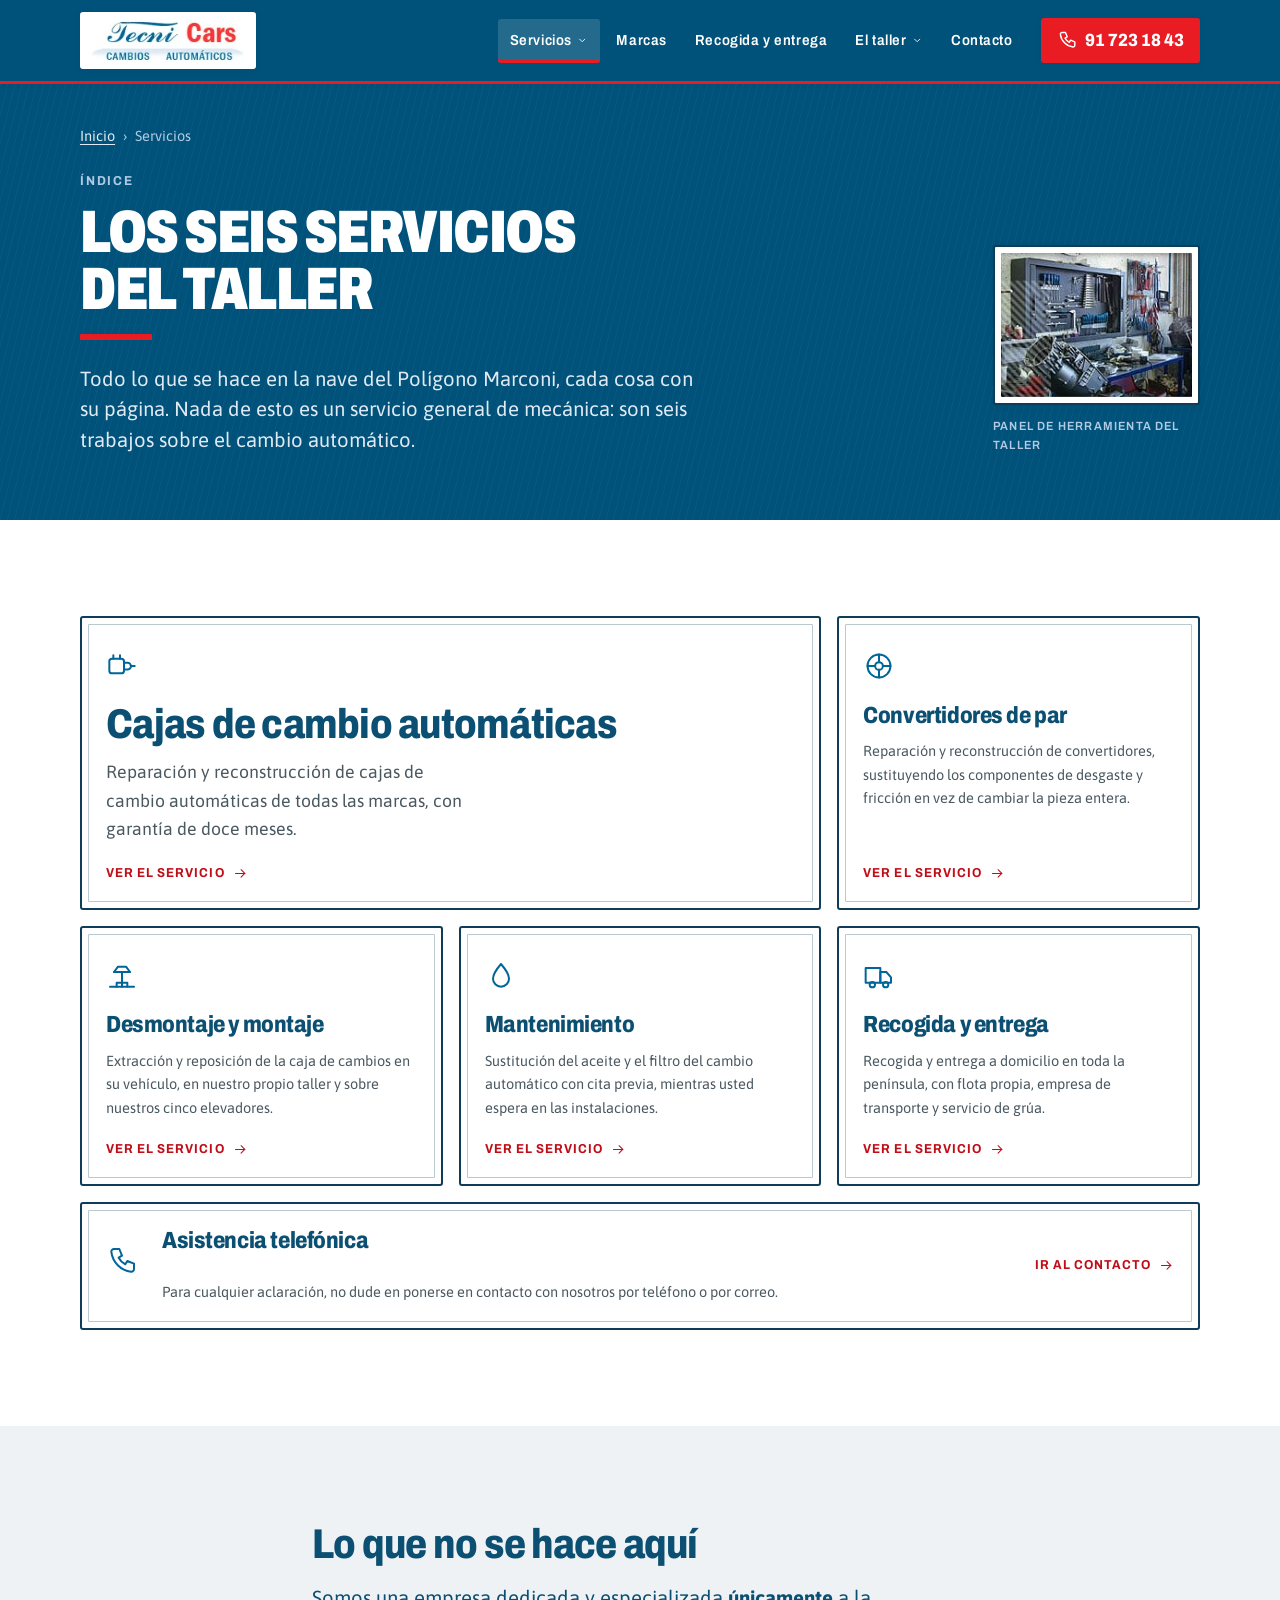
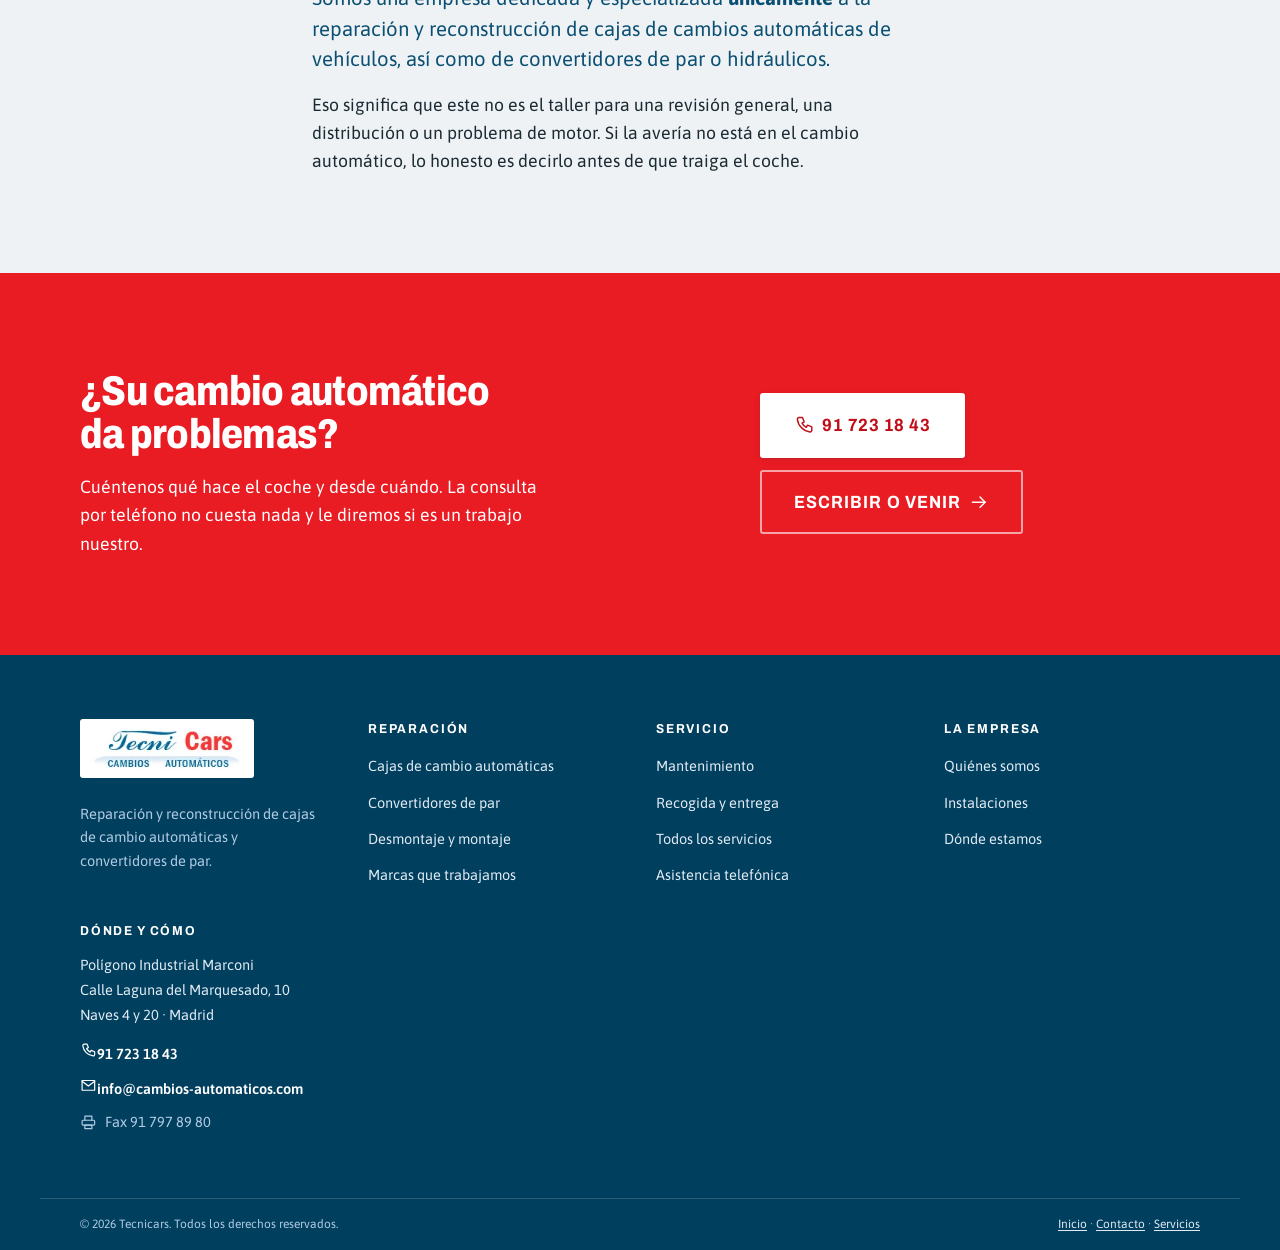
<file: servicios.html>
<!doctype html>
<html lang="es">
<head>
<!--
  DIRECCIÓN DE DISEÑO — «RÓTULO DE NAVE»

  TESIS: un taller que solo abre cambios automáticos se presenta con el oficio
  de su propio letrero de fachada, no con la foto oscura de motor y las tres
  tarjetas de icono que publica todo el sector.

  MUNDO PROPIO: placas esmaltadas de doble filete sobre esmalte azul #00527a,
  letra de rótulo Archivo condensada y pesada, barra roja #e91b23 de acento,
  aluminio claro para leer. Toda fotografía va montada como placa a su tamaño
  nativo: el material del dominio no pasa de 466 px y no se amplía nunca.

  RELATO: el visitante entiende en un vistazo que aquí se repara la caja en
  vez de sustituirla, lo comprueba viendo el almacén y el banco, y llama.

  PRIMER GOLPE DE VISTA: tablero azul a todo ancho, «CAMBIOS AUTOMÁTICOS» en
  letra de rótulo, teléfono en placa roja a la izquierda, fachada real montada
  a la derecha y banda de datos de nave debajo.

  FORMA: candidata 7 de 7 de la lista ordenada; tirada ae4dd6d5, en modo
  degradado (sin retadores).
-->
<meta charset="utf-8">
<meta name="viewport" content="width=device-width, initial-scale=1, viewport-fit=cover">
<title>Servicios · Tecnicars Cambios Automáticos, Madrid</title>
<meta name="description" content="Reparación de cajas automáticas y convertidores, desmontaje y montaje, mantenimiento con cita previa y recogida en toda la península.">
<link rel="canonical" href="https://www.cambios-automaticos.com/servicios.html">
<meta property="og:type" content="website">
<meta property="og:locale" content="es_ES">
<meta property="og:site_name" content="Tecnicars Cambios Automáticos">
<meta property="og:title" content="Servicios · Tecnicars Cambios Automáticos, Madrid">
<meta property="og:description" content="Reparación de cajas automáticas y convertidores, desmontaje y montaje, mantenimiento con cita previa y recogida en toda la península.">
<meta property="og:url" content="https://www.cambios-automaticos.com/servicios.html">
<meta property="og:image" content="https://www.cambios-automaticos.com/assets/img/og-tecnicars.jpg">
<meta property="og:image:width" content="1200">
<meta property="og:image:height" content="630">
<meta property="og:image:alt" content="Logotipo de Tecnicars Cambios Automáticos junto a la estantería del almacén de cajas de cambio.">
<meta name="twitter:card" content="summary_large_image">
<meta name="twitter:title" content="Servicios · Tecnicars Cambios Automáticos, Madrid">
<meta name="twitter:description" content="Reparación de cajas automáticas y convertidores, desmontaje y montaje, mantenimiento con cita previa y recogida en toda la península.">
<meta name="twitter:image" content="https://www.cambios-automaticos.com/assets/img/og-tecnicars.jpg">
<meta name="theme-color" content="#00527a">
<link rel="icon" href="favicon.svg" type="image/svg+xml">
<link rel="icon" href="favicon-32.png" sizes="32x32" type="image/png">
<link rel="apple-touch-icon" href="apple-touch-icon.png">
<link rel="preconnect" href="https://fonts.googleapis.com">
<link rel="preconnect" href="https://fonts.gstatic.com" crossorigin>
<link rel="stylesheet" href="https://fonts.googleapis.com/css2?family=Archivo:wdth,wght@62..125,400..900&amp;family=Asap:ital,wght@0,400..700;1,400..600&amp;display=swap">
<link rel="stylesheet" href="assets/css/site.css">
<!-- Marca el documento como «con JavaScript» antes de que pinte nada, para
     que las animaciones de entrada solo existan si van a poder ejecutarse.
     Sin esta clase, todo el contenido se ve de entrada, sin animación. -->
<script>document.documentElement.className+=" js";</script>
</head>
<body class="pagina pagina--interior">
<a class="salto" href="#contenido">Saltar al contenido</a>
<header class="cabecera" data-cabecera>
  <div class="cabecera__interior">
    <a class="marca" href="index.html"><picture><source type="image/webp" srcset="assets/img/logotipo-tecnicars.webp"><img src="assets/img/logotipo-tecnicars.png" alt="Tecnicars, cambios automáticos" width="195" height="56" fetchpriority="high" decoding="async" class="marca__logo"></picture><span class="visually-hidden">Tecnicars Cambios Automáticos, ir a la portada</span></a>
    <nav class="nav" aria-label="Navegación principal">
      <ul class="nav__lista"><li class="nav__item nav__item--mega" data-mega><button type="button" class="nav__enlace nav__enlace--boton" aria-expanded="false" aria-controls="mega-0" data-familia-activa="true">Servicios<svg class="ico nav__chevron" viewBox="0 0 24 24" width="24" height="24" fill="none" stroke="currentColor" stroke-width="1.7" stroke-linecap="round" stroke-linejoin="round" aria-hidden="true" focusable="false"><path d="m7 10 5 5 5-5"/></svg></button><div class="mega" id="mega-0" hidden><div class="mega__interior"><div class="mega__columna"><p class="mega__rotulo">En la caja</p><ul class="mega__lista"><li><a class="mega__enlace" href="cajas-de-cambio.html"><span class="mega__enlace-texto">Cajas de cambio automáticas</span><span class="mega__enlace-desc">Reparación y reconstrucción de todas las marcas, con garantía de 12 meses.</span></a></li><li><a class="mega__enlace" href="convertidores.html"><span class="mega__enlace-texto">Convertidores de par</span><span class="mega__enlace-desc">Rueda libre, discos de impacto y demás componentes de desgaste y fricción.</span></a></li></ul></div><div class="mega__columna"><p class="mega__rotulo">En el vehículo</p><ul class="mega__lista"><li><a class="mega__enlace" href="desmontaje-y-montaje.html"><span class="mega__enlace-texto">Desmontaje y montaje</span><span class="mega__enlace-desc">Extracción y reposición de la caja en la planta baja, con cinco elevadores.</span></a></li><li><a class="mega__enlace" href="mantenimiento.html"><span class="mega__enlace-texto">Mantenimiento</span><span class="mega__enlace-desc">Sustitución de aceite y filtro con cita previa, mientras usted espera.</span></a></li></ul></div><div class="mega__columna"><p class="mega__rotulo">Ver todo</p><ul class="mega__lista"><li><a class="mega__enlace" href="servicios.html" aria-current="page"><span class="mega__enlace-texto">Los seis servicios</span><span class="mega__enlace-desc">Índice completo de lo que se hace en el taller, en una sola página.</span></a></li></ul></div><div class="mega__destacado"><img src="assets/img/caja-abierta-banco.jpg" alt="Carcasa de una caja de cambios automática abierta sobre el banco de trabajo." width="164" height="123" loading="lazy" decoding="async" class="mega__img"><p class="mega__destacado-titulo">Solo cambios automáticos</p><p class="mega__destacado-texto">No somos un taller general que además toca automáticos. Es lo único que hacemos.</p></div></div></div></li><li class="nav__item"><a class="nav__enlace" href="marcas.html">Marcas</a></li><li class="nav__item"><a class="nav__enlace" href="recogida-y-entrega.html">Recogida y entrega</a></li><li class="nav__item nav__item--mega" data-mega><button type="button" class="nav__enlace nav__enlace--boton" aria-expanded="false" aria-controls="mega-3">El taller<svg class="ico nav__chevron" viewBox="0 0 24 24" width="24" height="24" fill="none" stroke="currentColor" stroke-width="1.7" stroke-linecap="round" stroke-linejoin="round" aria-hidden="true" focusable="false"><path d="m7 10 5 5 5-5"/></svg></button><div class="mega" id="mega-3" hidden><div class="mega__interior"><div class="mega__columna"><p class="mega__rotulo">Quiénes somos</p><ul class="mega__lista"><li><a class="mega__enlace" href="empresa.html"><span class="mega__enlace-texto">La empresa</span><span class="mega__enlace-desc">Especialización, equipo y forma de trabajar desde 1995.</span></a></li></ul></div><div class="mega__columna"><p class="mega__rotulo">Dónde se trabaja</p><ul class="mega__lista"><li><a class="mega__enlace" href="instalaciones.html"><span class="mega__enlace-texto">Instalaciones</span><span class="mega__enlace-desc">Las dos plantas, la oficina y el exterior de la nave, en fotografías.</span></a></li><li><a class="mega__enlace" href="contacto.html#asistencia"><span class="mega__enlace-texto">Asistencia telefónica</span><span class="mega__enlace-desc">Para cualquier aclaración, sin necesidad de acercarse.</span></a></li></ul></div><div class="mega__destacado"><img src="assets/img/almacen-cajas-estanteria.jpg" alt="Estanterías metálicas de la planta superior llenas de cajas de cambio automáticas completas." width="405" height="286" loading="lazy" decoding="async" class="mega__img"><p class="mega__destacado-titulo">Fotografías rescatadas</p><p class="mega__destacado-texto">Siete imágenes del taller llevaban desde 2020 encerradas en dos archivos Flash. Vuelven a verse.</p></div></div></div></li><li class="nav__item"><a class="nav__enlace" href="contacto.html">Contacto</a></li></ul>
    </nav>
    <div class="cabecera__acciones">
      <a class="placa-tel" href="tel:+34917231843" aria-label="Llamar al 91 723 18 43"><svg class="ico" viewBox="0 0 24 24" width="24" height="24" fill="none" stroke="currentColor" stroke-width="1.7" stroke-linecap="round" stroke-linejoin="round" aria-hidden="true" focusable="false"><path d="M6 3h4l2 5-2.5 1.5a12 12 0 0 0 5 5L16 12l5 2v4a2 2 0 0 1-2.2 2A17 17 0 0 1 4 5.2 2 2 0 0 1 6 3Z"/></svg><span>91 723 18 43</span></a>
      <button type="button" class="cajon-boton" aria-expanded="false" aria-controls="cajon" data-abrir-cajon><svg class="ico" viewBox="0 0 24 24" width="24" height="24" fill="none" stroke="currentColor" stroke-width="1.7" stroke-linecap="round" stroke-linejoin="round" aria-hidden="true" focusable="false"><path d="M3 6h18M3 12h18M3 18h18"/></svg><span>Menú</span></button>
    </div>
  </div>
    <noscript><nav class="nav-sin-js" aria-label="Navegación completa"><ul><li><a href="cajas-de-cambio.html">Cajas de cambio automáticas</a></li><li><a href="convertidores.html">Convertidores de par</a></li><li><a href="desmontaje-y-montaje.html">Desmontaje y montaje</a></li><li><a href="mantenimiento.html">Mantenimiento</a></li><li><a href="servicios.html" aria-current="page">Los seis servicios</a></li><li><a href="marcas.html">Marcas</a></li><li><a href="recogida-y-entrega.html">Recogida y entrega</a></li><li><a href="empresa.html">La empresa</a></li><li><a href="instalaciones.html">Instalaciones</a></li><li><a href="contacto.html#asistencia">Asistencia telefónica</a></li><li><a href="contacto.html">Contacto</a></li></ul></nav></noscript>
</header>
<div class="cajon-velo" data-velo hidden></div>
<div class="cajon" id="cajon" hidden>
  <div class="cajon__cabeza">
    <p class="cajon__rotulo">Menú</p>
    <button type="button" class="cajon__cerrar" data-cerrar-cajon><svg class="ico" viewBox="0 0 24 24" width="24" height="24" fill="none" stroke="currentColor" stroke-width="1.7" stroke-linecap="round" stroke-linejoin="round" aria-hidden="true" focusable="false"><path d="M5 5 19 19M19 5 5 19"/></svg><span class="visually-hidden">Cerrar el menú</span></button>
  </div>
  <nav class="cajon__nav" aria-label="Navegación del menú lateral">
    <div class="acordeon cajon__acordeon"><details class="acordeon__item"><summary class="acordeon__cabeza"><span class="acordeon__titulo">Servicios</span><span class="acordeon__signo" aria-hidden="true"><svg class="ico" viewBox="0 0 24 24" width="24" height="24" fill="none" stroke="currentColor" stroke-width="1.7" stroke-linecap="round" stroke-linejoin="round" aria-hidden="true" focusable="false"><path d="m7 10 5 5 5-5"/></svg></span></summary><div class="acordeon__cuerpo"><ul class="cajon__lista"><li><a href="cajas-de-cambio.html">Cajas de cambio automáticas</a></li><li><a href="convertidores.html">Convertidores de par</a></li><li><a href="desmontaje-y-montaje.html">Desmontaje y montaje</a></li><li><a href="mantenimiento.html">Mantenimiento</a></li><li><a href="servicios.html" aria-current="page">Los seis servicios</a></li></ul></div></details></div><a class="cajon__directo" href="marcas.html">Marcas<svg class="ico" viewBox="0 0 24 24" width="24" height="24" fill="none" stroke="currentColor" stroke-width="1.7" stroke-linecap="round" stroke-linejoin="round" aria-hidden="true" focusable="false"><path d="M4 12h15"/><path d="m13 6 6 6-6 6"/></svg></a><a class="cajon__directo" href="recogida-y-entrega.html">Recogida y entrega<svg class="ico" viewBox="0 0 24 24" width="24" height="24" fill="none" stroke="currentColor" stroke-width="1.7" stroke-linecap="round" stroke-linejoin="round" aria-hidden="true" focusable="false"><path d="M4 12h15"/><path d="m13 6 6 6-6 6"/></svg></a><div class="acordeon cajon__acordeon"><details class="acordeon__item"><summary class="acordeon__cabeza"><span class="acordeon__titulo">El taller</span><span class="acordeon__signo" aria-hidden="true"><svg class="ico" viewBox="0 0 24 24" width="24" height="24" fill="none" stroke="currentColor" stroke-width="1.7" stroke-linecap="round" stroke-linejoin="round" aria-hidden="true" focusable="false"><path d="m7 10 5 5 5-5"/></svg></span></summary><div class="acordeon__cuerpo"><ul class="cajon__lista"><li><a href="empresa.html">La empresa</a></li><li><a href="instalaciones.html">Instalaciones</a></li><li><a href="contacto.html#asistencia">Asistencia telefónica</a></li></ul></div></details></div><a class="cajon__directo" href="contacto.html">Contacto<svg class="ico" viewBox="0 0 24 24" width="24" height="24" fill="none" stroke="currentColor" stroke-width="1.7" stroke-linecap="round" stroke-linejoin="round" aria-hidden="true" focusable="false"><path d="M4 12h15"/><path d="m13 6 6 6-6 6"/></svg></a>
  </nav>
  <div class="cajon__contacto">
    <a class="boton boton--rojo boton--ancho" href="tel:+34917231843"><svg class="ico" viewBox="0 0 24 24" width="24" height="24" fill="none" stroke="currentColor" stroke-width="1.7" stroke-linecap="round" stroke-linejoin="round" aria-hidden="true" focusable="false"><path d="M6 3h4l2 5-2.5 1.5a12 12 0 0 0 5 5L16 12l5 2v4a2 2 0 0 1-2.2 2A17 17 0 0 1 4 5.2 2 2 0 0 1 6 3Z"/></svg><span>Llamar al 91 723 18 43</span></a>
    <a class="boton boton--linea boton--ancho" href="contacto.html" data-correo="info|cambios-automaticos.com"><svg class="ico" viewBox="0 0 24 24" width="24" height="24" fill="none" stroke="currentColor" stroke-width="1.7" stroke-linecap="round" stroke-linejoin="round" aria-hidden="true" focusable="false"><path d="M3 5h18v14H3z"/><path d="m3 6 9 7 9-7"/></svg><span data-correo-texto>Escribir un correo</span></a>
    <p class="cajon__direccion">Calle Laguna del Marquesado, 10, Naves 4 y 20<br>Polígono Industrial Marconi, Madrid</p>
  </div>
</div>
<main id="contenido">
<section class="rotulo rotulo--con-foto">
  <div class="rotulo__interior">
    <div class="rotulo__texto">
      <nav class="migas" aria-label="Migas de pan"><ol><li><a href="index.html">Inicio</a></li><li><span aria-current="page">Servicios</span></li></ol></nav>
      <p class="rotulo__ante">Índice</p>
      <h1 class="rotulo__titulo">Los seis servicios<br>del taller</h1>
      <p class="rotulo__entradilla">Todo lo que se hace en la nave del Polígono Marconi, cada cosa con su página. Nada de esto es un servicio general de mecánica: son seis trabajos sobre el cambio automático.</p>
    </div>
    <div class="rotulo__foto"><figure class="placa-foto" style="--ancho-nativo:207px"><div class="placa-foto__marco"><img src="assets/img/panel-herramientas.jpg" alt="Panel de herramienta ordenada sobre el banco de trabajo del taller, con llaves, útiles y piezas." width="207" height="156" fetchpriority="high" decoding="async"></div><figcaption class="placa-foto__pie">Panel de herramienta del taller</figcaption></figure></div>
  </div>
</section>
<section class="seccion" aria-labelledby="t-lista">
  <div class="contenedor">
    <h2 class="visually-hidden" id="t-lista">Listado de servicios</h2>
    <div class="rejilla-servicios rejilla-servicios--indice">
<div class="placa placa--blanco placa-enlace placa-enlace--ancha"><span class="placa-enlace__ico"><svg class="ico" viewBox="0 0 24 24" width="24" height="24" fill="none" stroke="currentColor" stroke-width="1.7" stroke-linecap="round" stroke-linejoin="round" aria-hidden="true" focusable="false"><rect x="2.5" y="6.5" width="11" height="11" rx="2"/><path d="M13.5 9.5h2.6a2.6 2.6 0 0 1 0 5.2h-2.6"/><path d="M18.7 12H21.5"/><path d="M5.5 6.5V4M10.5 6.5V4"/></svg></span><h3 class="placa-enlace__titulo"><a class="placa-enlace__zona" href="cajas-de-cambio.html">Cajas de cambio automáticas</a></h3><p class="placa-enlace__texto">Reparación y reconstrucción de cajas de cambio automáticas de todas las marcas, con garantía de doce meses.</p><span class="placa-enlace__pie" aria-hidden="true">Ver el servicio<svg class="ico" viewBox="0 0 24 24" width="24" height="24" fill="none" stroke="currentColor" stroke-width="1.7" stroke-linecap="round" stroke-linejoin="round" aria-hidden="true" focusable="false"><path d="M4 12h15"/><path d="m13 6 6 6-6 6"/></svg></span></div><div class="placa placa--blanco placa-enlace"><span class="placa-enlace__ico"><svg class="ico" viewBox="0 0 24 24" width="24" height="24" fill="none" stroke="currentColor" stroke-width="1.7" stroke-linecap="round" stroke-linejoin="round" aria-hidden="true" focusable="false"><circle cx="12" cy="12" r="8.6"/><circle cx="12" cy="12" r="2.9"/><path d="M12 3.4v5.7M12 14.9v5.7M3.4 12h5.7M14.9 12h5.7"/></svg></span><h3 class="placa-enlace__titulo"><a class="placa-enlace__zona" href="convertidores.html">Convertidores de par</a></h3><p class="placa-enlace__texto">Reparación y reconstrucción de convertidores, sustituyendo los componentes de desgaste y fricción en vez de cambiar la pieza entera.</p><span class="placa-enlace__pie" aria-hidden="true">Ver el servicio<svg class="ico" viewBox="0 0 24 24" width="24" height="24" fill="none" stroke="currentColor" stroke-width="1.7" stroke-linecap="round" stroke-linejoin="round" aria-hidden="true" focusable="false"><path d="M4 12h15"/><path d="m13 6 6 6-6 6"/></svg></span></div><div class="placa placa--blanco placa-enlace"><span class="placa-enlace__ico"><svg class="ico" viewBox="0 0 24 24" width="24" height="24" fill="none" stroke="currentColor" stroke-width="1.7" stroke-linecap="round" stroke-linejoin="round" aria-hidden="true" focusable="false"><path d="M3 20h18"/><path d="M12 20V9"/><path d="M6 9h12"/><path d="M6 9 9 5h6l3 4"/><path d="M8 20v-3h8v3"/></svg></span><h3 class="placa-enlace__titulo"><a class="placa-enlace__zona" href="desmontaje-y-montaje.html">Desmontaje y montaje</a></h3><p class="placa-enlace__texto">Extracción y reposición de la caja de cambios en su vehículo, en nuestro propio taller y sobre nuestros cinco elevadores.</p><span class="placa-enlace__pie" aria-hidden="true">Ver el servicio<svg class="ico" viewBox="0 0 24 24" width="24" height="24" fill="none" stroke="currentColor" stroke-width="1.7" stroke-linecap="round" stroke-linejoin="round" aria-hidden="true" focusable="false"><path d="M4 12h15"/><path d="m13 6 6 6-6 6"/></svg></span></div><div class="placa placa--blanco placa-enlace"><span class="placa-enlace__ico"><svg class="ico" viewBox="0 0 24 24" width="24" height="24" fill="none" stroke="currentColor" stroke-width="1.7" stroke-linecap="round" stroke-linejoin="round" aria-hidden="true" focusable="false"><path d="M12 3s6 7 6 11a6 6 0 0 1-12 0c0-4 6-11 6-11Z"/></svg></span><h3 class="placa-enlace__titulo"><a class="placa-enlace__zona" href="mantenimiento.html">Mantenimiento</a></h3><p class="placa-enlace__texto">Sustitución del aceite y el filtro del cambio automático con cita previa, mientras usted espera en las instalaciones.</p><span class="placa-enlace__pie" aria-hidden="true">Ver el servicio<svg class="ico" viewBox="0 0 24 24" width="24" height="24" fill="none" stroke="currentColor" stroke-width="1.7" stroke-linecap="round" stroke-linejoin="round" aria-hidden="true" focusable="false"><path d="M4 12h15"/><path d="m13 6 6 6-6 6"/></svg></span></div><div class="placa placa--blanco placa-enlace"><span class="placa-enlace__ico"><svg class="ico" viewBox="0 0 24 24" width="24" height="24" fill="none" stroke="currentColor" stroke-width="1.7" stroke-linecap="round" stroke-linejoin="round" aria-hidden="true" focusable="false"><path d="M2 6h11v11H2z"/><path d="M13 9h4.5l3.5 4v4h-8z"/><circle cx="7" cy="18.5" r="2"/><circle cx="17" cy="18.5" r="2"/></svg></span><h3 class="placa-enlace__titulo"><a class="placa-enlace__zona" href="recogida-y-entrega.html">Recogida y entrega</a></h3><p class="placa-enlace__texto">Recogida y entrega a domicilio en toda la península, con flota propia, empresa de transporte y servicio de grúa.</p><span class="placa-enlace__pie" aria-hidden="true">Ver el servicio<svg class="ico" viewBox="0 0 24 24" width="24" height="24" fill="none" stroke="currentColor" stroke-width="1.7" stroke-linecap="round" stroke-linejoin="round" aria-hidden="true" focusable="false"><path d="M4 12h15"/><path d="m13 6 6 6-6 6"/></svg></span></div><div class="placa placa--blanco placa-enlace placa-enlace--fila"><span class="placa-enlace__ico"><svg class="ico" viewBox="0 0 24 24" width="24" height="24" fill="none" stroke="currentColor" stroke-width="1.7" stroke-linecap="round" stroke-linejoin="round" aria-hidden="true" focusable="false"><path d="M6 3h4l2 5-2.5 1.5a12 12 0 0 0 5 5L16 12l5 2v4a2 2 0 0 1-2.2 2A17 17 0 0 1 4 5.2 2 2 0 0 1 6 3Z"/></svg></span><h3 class="placa-enlace__titulo"><a class="placa-enlace__zona" href="contacto.html#asistencia">Asistencia telefónica</a></h3><p class="placa-enlace__texto">Para cualquier aclaración, no dude en ponerse en contacto con nosotros por teléfono o por correo.</p><span class="placa-enlace__pie" aria-hidden="true">Ir al contacto<svg class="ico" viewBox="0 0 24 24" width="24" height="24" fill="none" stroke="currentColor" stroke-width="1.7" stroke-linecap="round" stroke-linejoin="round" aria-hidden="true" focusable="false"><path d="M4 12h15"/><path d="m13 6 6 6-6 6"/></svg></span></div>
    </div>
  </div>
</section>
<section class="seccion seccion--claro" aria-labelledby="t-limites">
  <div class="contenedor contenedor--estrecho">
    <h2 class="titular" id="t-limites">Lo que no se hace aquí</h2>
    <p class="parrafo parrafo--guia">Somos una empresa dedicada y especializada <strong>únicamente</strong> a la reparación y reconstrucción de cajas de cambios automáticas de vehículos, así como de convertidores de par o hidráulicos.</p>
    <p class="parrafo">Eso significa que este no es el taller para una revisión general, una distribución o un problema de motor. Si la avería no está en el cambio automático, lo honesto es decirlo antes de que traiga el coche.</p>
  </div>
</section>
</main>
<section class="cta" aria-labelledby="cta-titulo">
  <div class="cta__interior">
    <div class="cta__texto">
      <h2 class="cta__titulo" id="cta-titulo">¿Su cambio automático da problemas?</h2>
      <p class="cta__bajada">Cuéntenos qué hace el coche y desde cuándo. La consulta por teléfono no cuesta nada y le diremos si es un trabajo nuestro.</p>
    </div>
    <div class="cta__acciones">
      <a class="boton boton--rojo boton--grande" href="tel:+34917231843" aria-label="Llamar al 91 723 18 43"><svg class="ico" viewBox="0 0 24 24" width="24" height="24" fill="none" stroke="currentColor" stroke-width="1.7" stroke-linecap="round" stroke-linejoin="round" aria-hidden="true" focusable="false"><path d="M6 3h4l2 5-2.5 1.5a12 12 0 0 0 5 5L16 12l5 2v4a2 2 0 0 1-2.2 2A17 17 0 0 1 4 5.2 2 2 0 0 1 6 3Z"/></svg><span>91 723 18 43</span></a>
      <a class="boton boton--linea-claro boton--grande" href="contacto.html">Escribir o venir<svg class="ico" viewBox="0 0 24 24" width="24" height="24" fill="none" stroke="currentColor" stroke-width="1.7" stroke-linecap="round" stroke-linejoin="round" aria-hidden="true" focusable="false"><path d="M4 12h15"/><path d="m13 6 6 6-6 6"/></svg></a>
    </div>
  </div>
</section>
<footer class="pie">
  <div class="pie__interior">
    <div class="pie__marca">
      <div class="pie__placa"><picture><source type="image/webp" srcset="assets/img/logotipo-tecnicars.webp"><img src="assets/img/logotipo-tecnicars.png" alt="Tecnicars, cambios automáticos" width="195" height="56" loading="lazy" decoding="async" class="pie__logo"></picture></div>
      <p class="pie__lema">Reparación y reconstrucción de cajas de cambio automáticas y convertidores de par.</p>
    </div>
    <div class="pie__columna"><p class="pie__rotulo">Reparación</p><ul><li><a href="cajas-de-cambio.html">Cajas de cambio automáticas</a></li><li><a href="convertidores.html">Convertidores de par</a></li><li><a href="desmontaje-y-montaje.html">Desmontaje y montaje</a></li><li><a href="marcas.html">Marcas que trabajamos</a></li></ul></div><div class="pie__columna"><p class="pie__rotulo">Servicio</p><ul><li><a href="mantenimiento.html">Mantenimiento</a></li><li><a href="recogida-y-entrega.html">Recogida y entrega</a></li><li><a href="servicios.html">Todos los servicios</a></li><li><a href="contacto.html#asistencia">Asistencia telefónica</a></li></ul></div><div class="pie__columna"><p class="pie__rotulo">La empresa</p><ul><li><a href="empresa.html">Quiénes somos</a></li><li><a href="instalaciones.html">Instalaciones</a></li><li><a href="contacto.html">Dónde estamos</a></li></ul></div>
    <div class="pie__columna pie__columna--contacto">
      <p class="pie__rotulo">Dónde y cómo</p>
      <address class="pie__direccion">
        Polígono Industrial Marconi<br>
        Calle Laguna del Marquesado, 10<br>
        Naves 4 y 20 &middot; Madrid<br>
      </address>
      <ul class="pie__contacto">
        <li><a class="enlace-tel" href="tel:+34917231843"><svg class="ico" viewBox="0 0 24 24" width="24" height="24" fill="none" stroke="currentColor" stroke-width="1.7" stroke-linecap="round" stroke-linejoin="round" aria-hidden="true" focusable="false"><path d="M6 3h4l2 5-2.5 1.5a12 12 0 0 0 5 5L16 12l5 2v4a2 2 0 0 1-2.2 2A17 17 0 0 1 4 5.2 2 2 0 0 1 6 3Z"/></svg><span>91 723 18 43</span></a></li>
        <li><a class="enlace-correo" href="contacto.html" data-correo="info|cambios-automaticos.com"><svg class="ico" viewBox="0 0 24 24" width="24" height="24" fill="none" stroke="currentColor" stroke-width="1.7" stroke-linecap="round" stroke-linejoin="round" aria-hidden="true" focusable="false"><path d="M3 5h18v14H3z"/><path d="m3 6 9 7 9-7"/></svg><span data-correo-texto>Escríbanos</span></a></li>
        <li class="pie__fax"><svg class="ico" viewBox="0 0 24 24" width="24" height="24" fill="none" stroke="currentColor" stroke-width="1.7" stroke-linecap="round" stroke-linejoin="round" aria-hidden="true" focusable="false"><path d="M7 9V3h10v6"/><rect x="3" y="9" width="18" height="7" rx="1.5"/><path d="M7 16h10v5H7z"/></svg><span>Fax 91 797 89 80</span></li>
      </ul>
    </div>
  </div>
  <div class="pie__legal">
    <p>&copy; 2026 Tecnicars. Todos los derechos reservados.</p>
    <p><a href="index.html">Inicio</a> &middot; <a href="contacto.html">Contacto</a> &middot; <a href="servicios.html">Servicios</a></p>
  </div>
</footer>
<div class="barra-movil" role="group" aria-label="Acciones rápidas">
  <a class="barra-movil__accion barra-movil__accion--principal" href="tel:+34917231843" aria-label="Llamar al 91 723 18 43"><svg class="ico" viewBox="0 0 24 24" width="24" height="24" fill="none" stroke="currentColor" stroke-width="1.7" stroke-linecap="round" stroke-linejoin="round" aria-hidden="true" focusable="false"><path d="M6 3h4l2 5-2.5 1.5a12 12 0 0 0 5 5L16 12l5 2v4a2 2 0 0 1-2.2 2A17 17 0 0 1 4 5.2 2 2 0 0 1 6 3Z"/></svg><span>Llamar</span></a>
  <a class="barra-movil__accion" href="contacto.html" data-correo="info|cambios-automaticos.com"><svg class="ico" viewBox="0 0 24 24" width="24" height="24" fill="none" stroke="currentColor" stroke-width="1.7" stroke-linecap="round" stroke-linejoin="round" aria-hidden="true" focusable="false"><path d="M3 5h18v14H3z"/><path d="m3 6 9 7 9-7"/></svg><span data-correo-texto>Correo</span></a>
  <a class="barra-movil__accion" href="contacto.html"><svg class="ico" viewBox="0 0 24 24" width="24" height="24" fill="none" stroke="currentColor" stroke-width="1.7" stroke-linecap="round" stroke-linejoin="round" aria-hidden="true" focusable="false"><path d="M12 21s7-6.4 7-11.5A7 7 0 0 0 5 9.5C5 14.6 12 21 12 21Z"/><circle cx="12" cy="9.5" r="2.5"/></svg><span>Cómo llegar</span></a>
</div>
<script src="assets/js/site.js" defer></script>
</body>
</html>
</file>
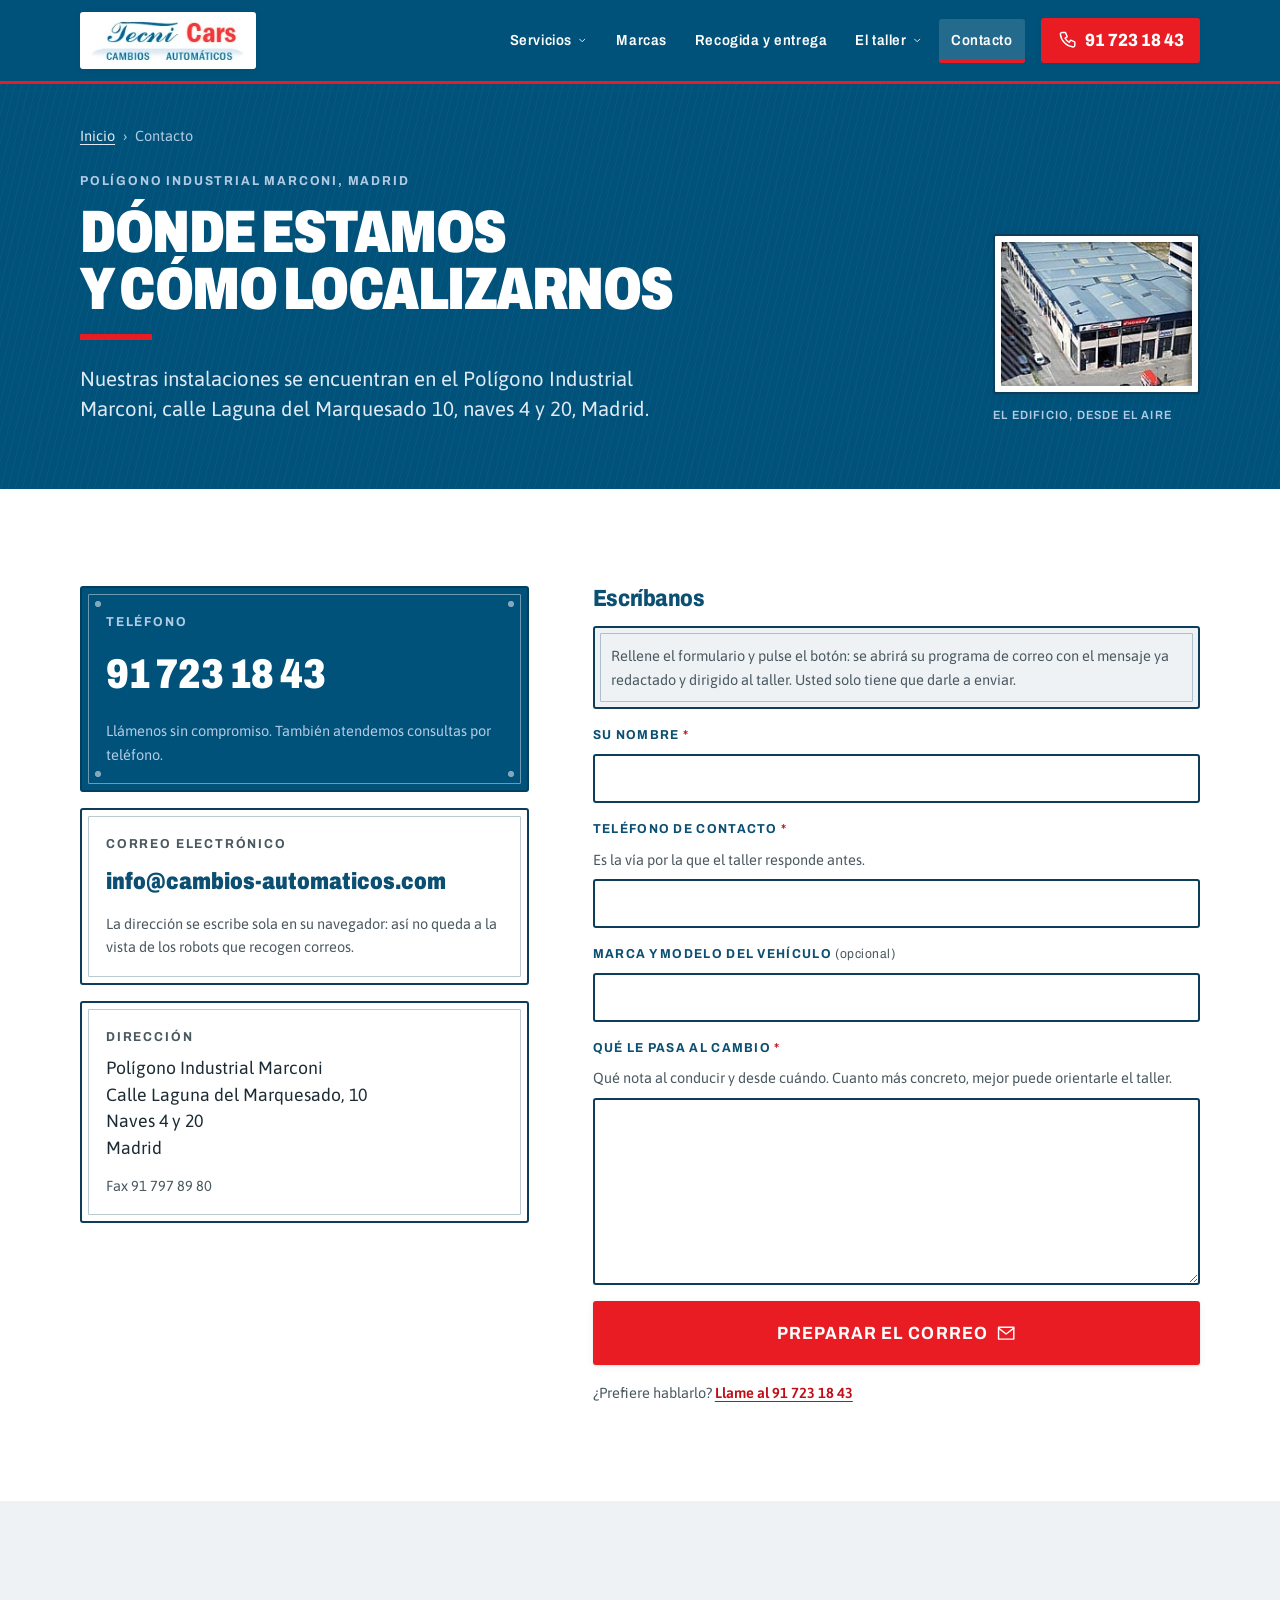
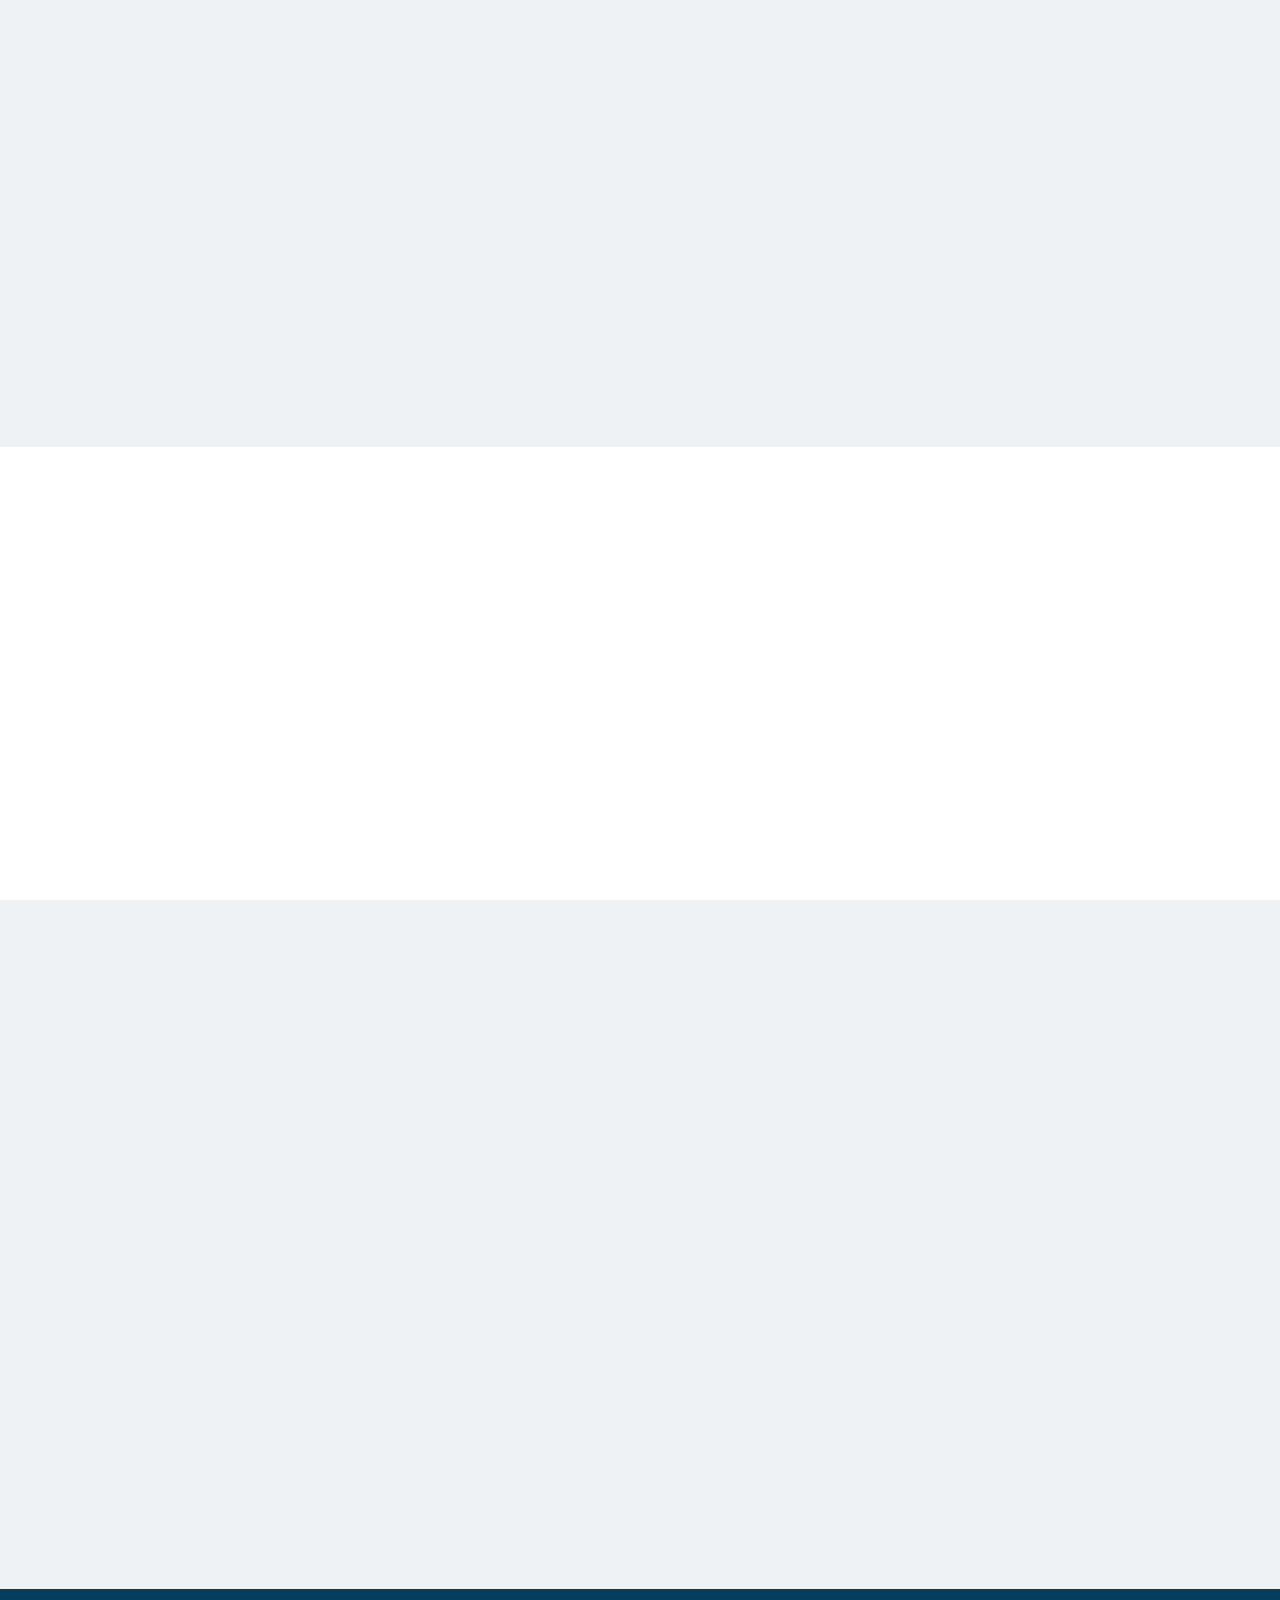
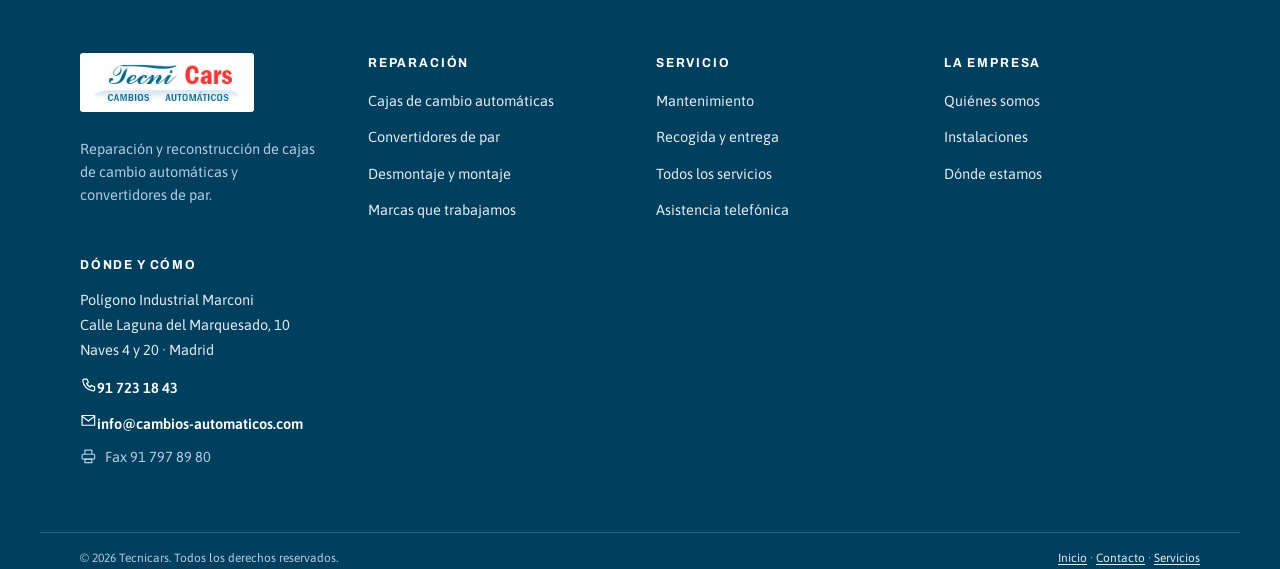
<file: pags/contactenos.html>
<!doctype html>
<html lang="es">
<head>
<meta charset="utf-8">
<title>Esta página se ha mudado · Tecnicars</title>
<meta name="robots" content="noindex, follow">
<link rel="canonical" href="https://www.cambios-automaticos.com/contacto.html">
<meta http-equiv="refresh" content="0; url=../contacto.html">
<style>body{font-family:system-ui,sans-serif;margin:0;display:grid;place-items:center;min-height:100vh;background:#00527a;color:#fff;text-align:center;padding:24px}a{color:#fff}</style>
</head>
<body>
<div>
<p>Esta página ha cambiado de dirección.</p>
<p><a href="../contacto.html">Continuar a la página nueva</a></p>
</div>
</body>
</html>
</file>
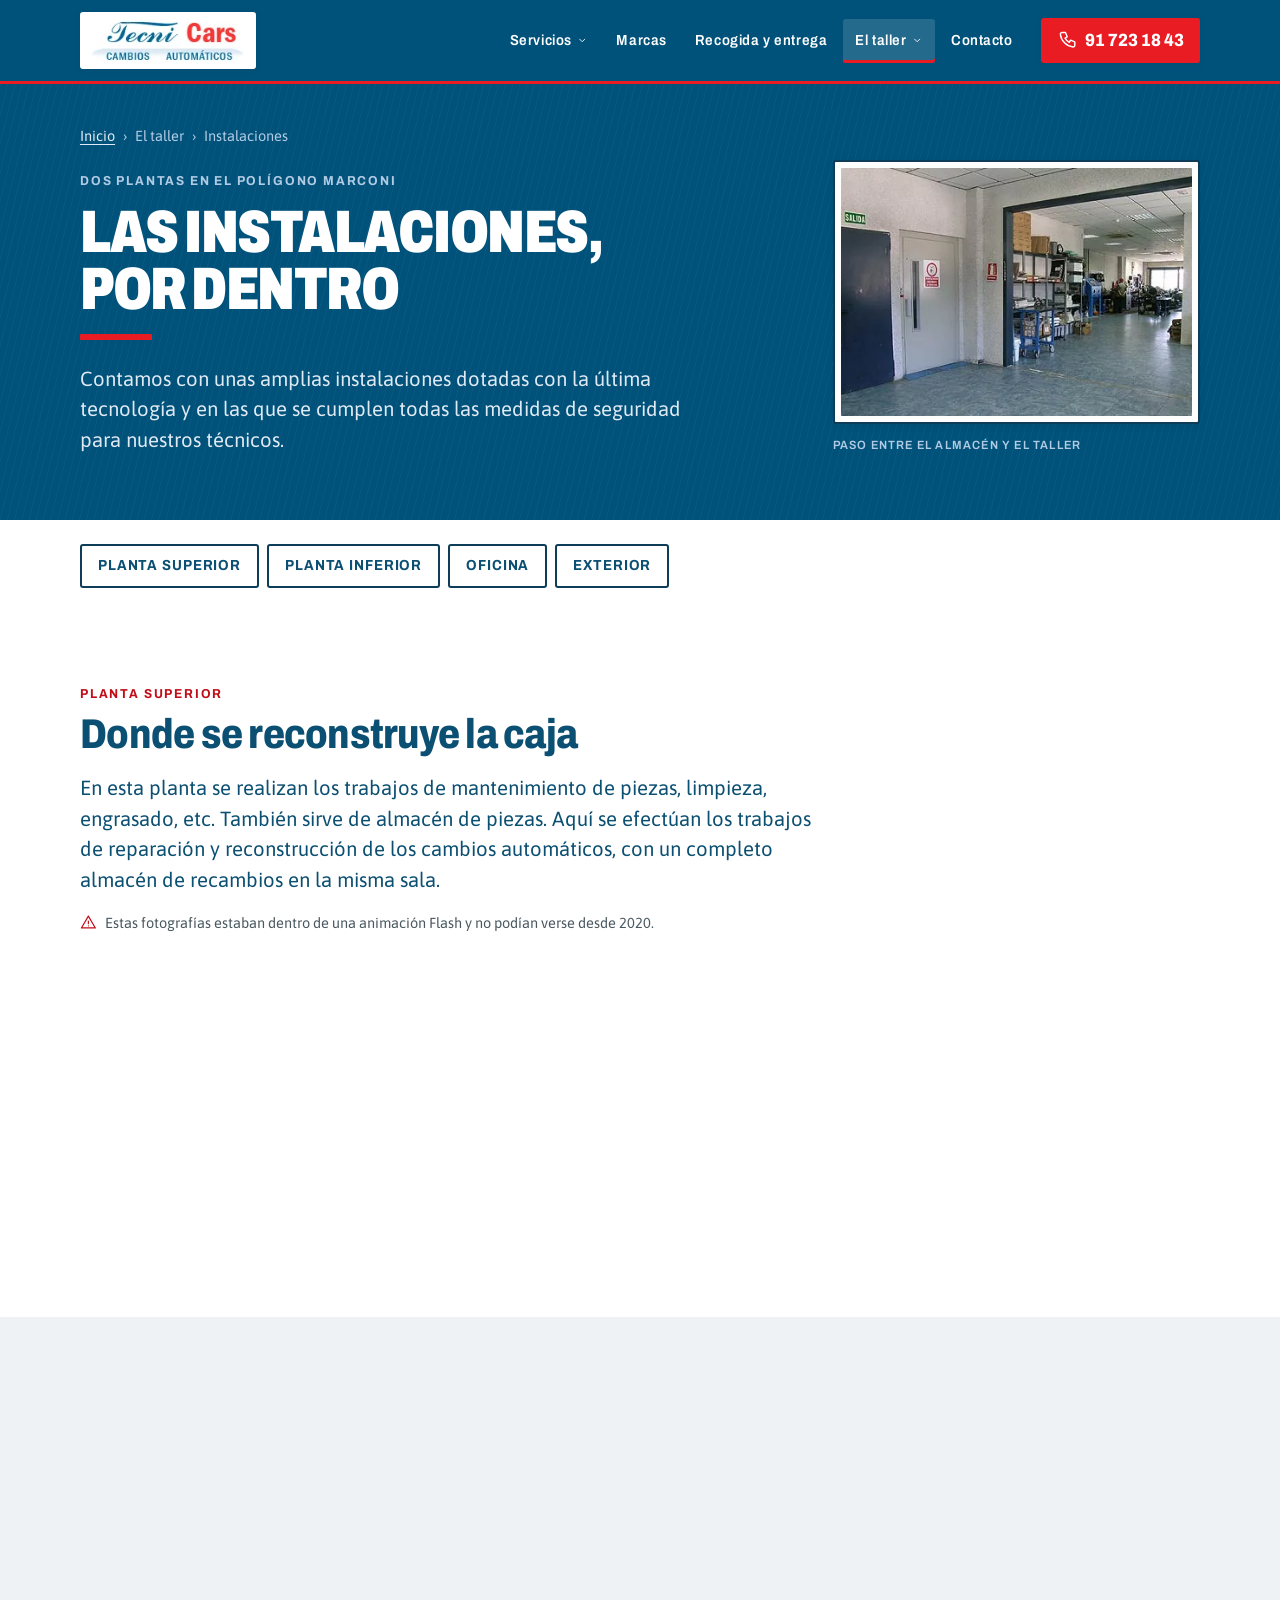
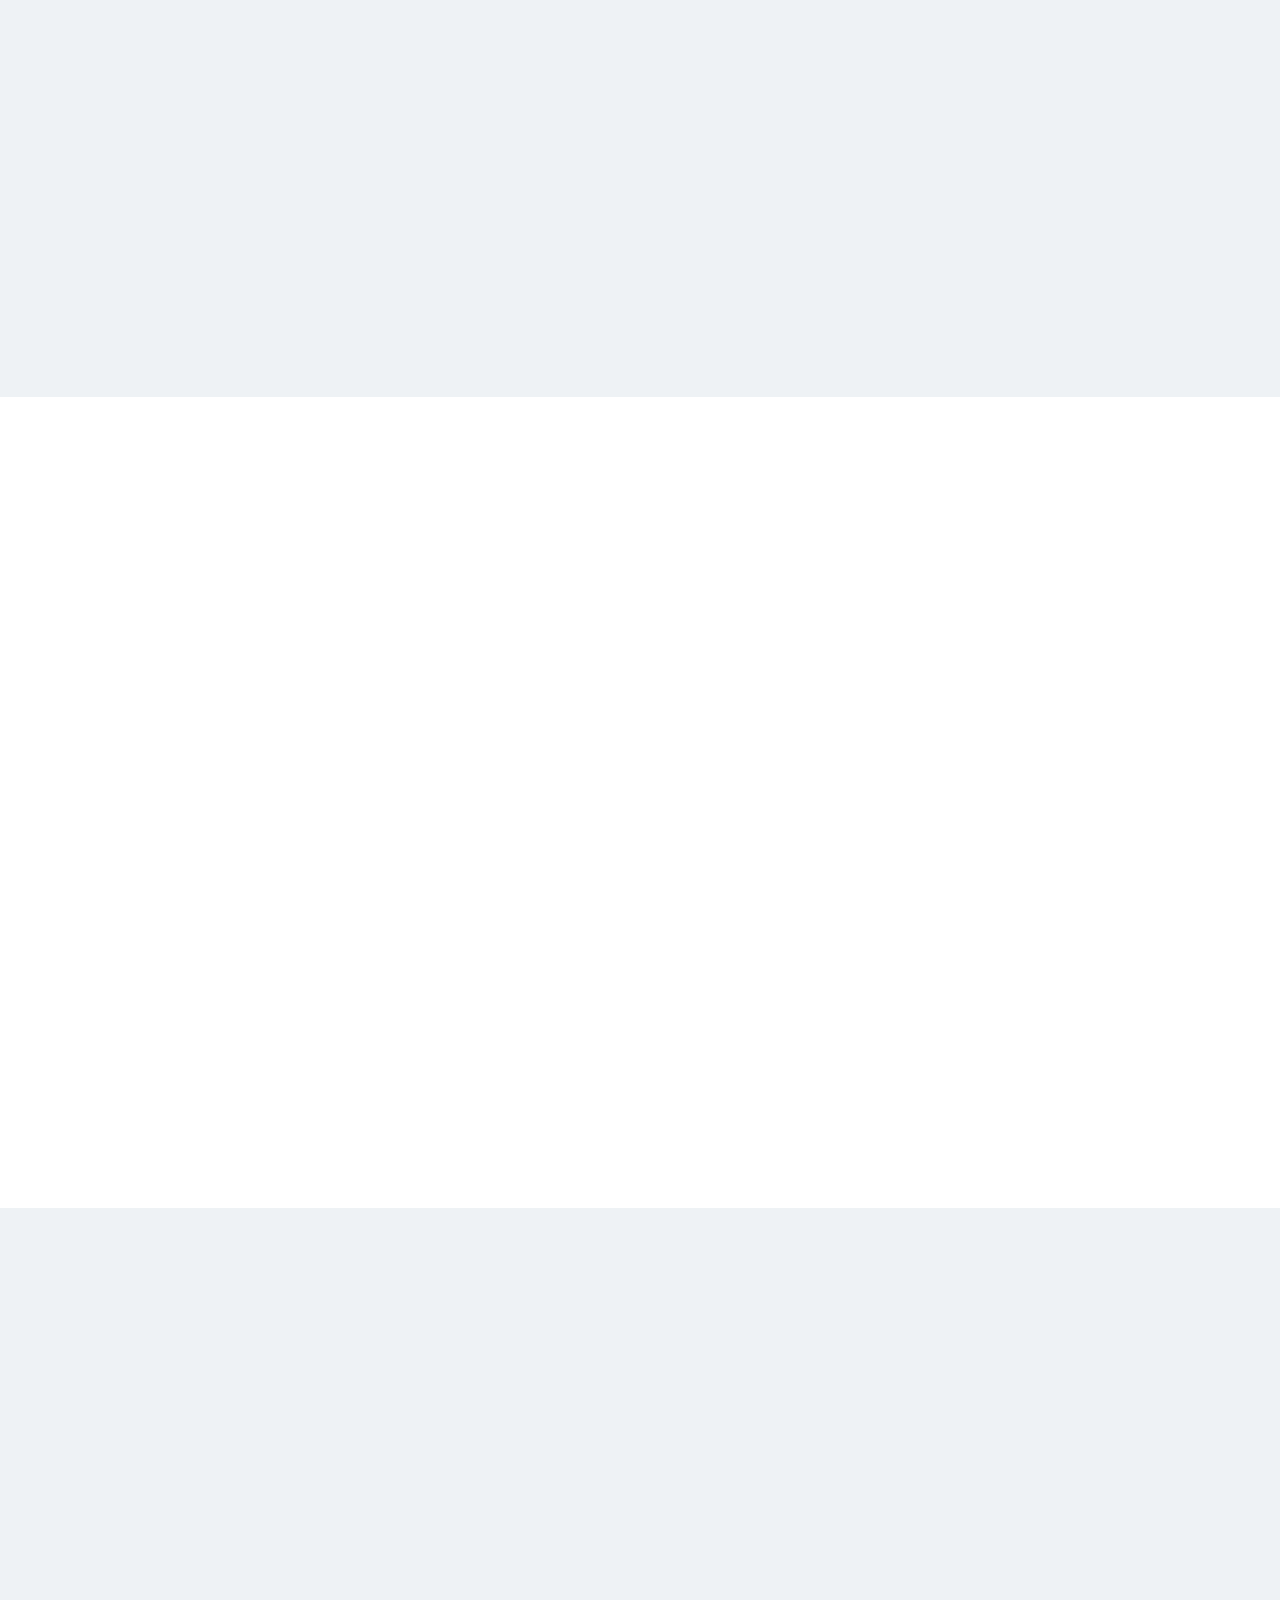
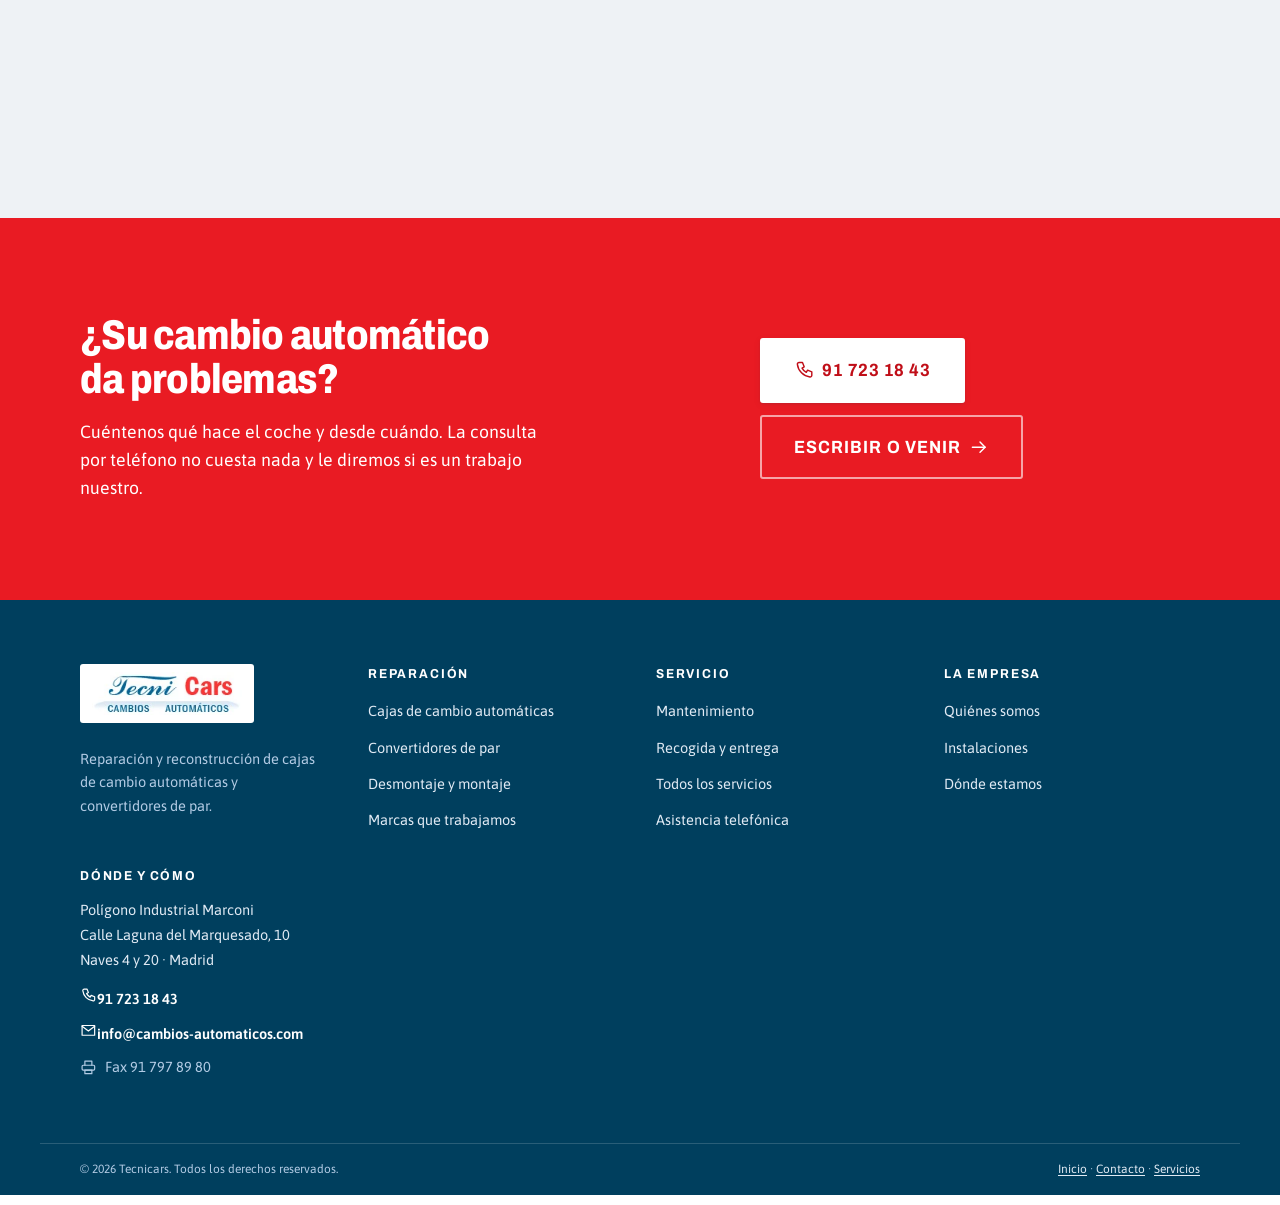
<file: pags/instalaciones.html>
<!doctype html>
<html lang="es">
<head>
<meta charset="utf-8">
<title>Esta página se ha mudado · Tecnicars</title>
<meta name="robots" content="noindex, follow">
<link rel="canonical" href="https://www.cambios-automaticos.com/instalaciones.html">
<meta http-equiv="refresh" content="0; url=../instalaciones.html">
<style>body{font-family:system-ui,sans-serif;margin:0;display:grid;place-items:center;min-height:100vh;background:#00527a;color:#fff;text-align:center;padding:24px}a{color:#fff}</style>
</head>
<body>
<div>
<p>Esta página ha cambiado de dirección.</p>
<p><a href="../instalaciones.html">Continuar a la página nueva</a></p>
</div>
</body>
</html>
</file>
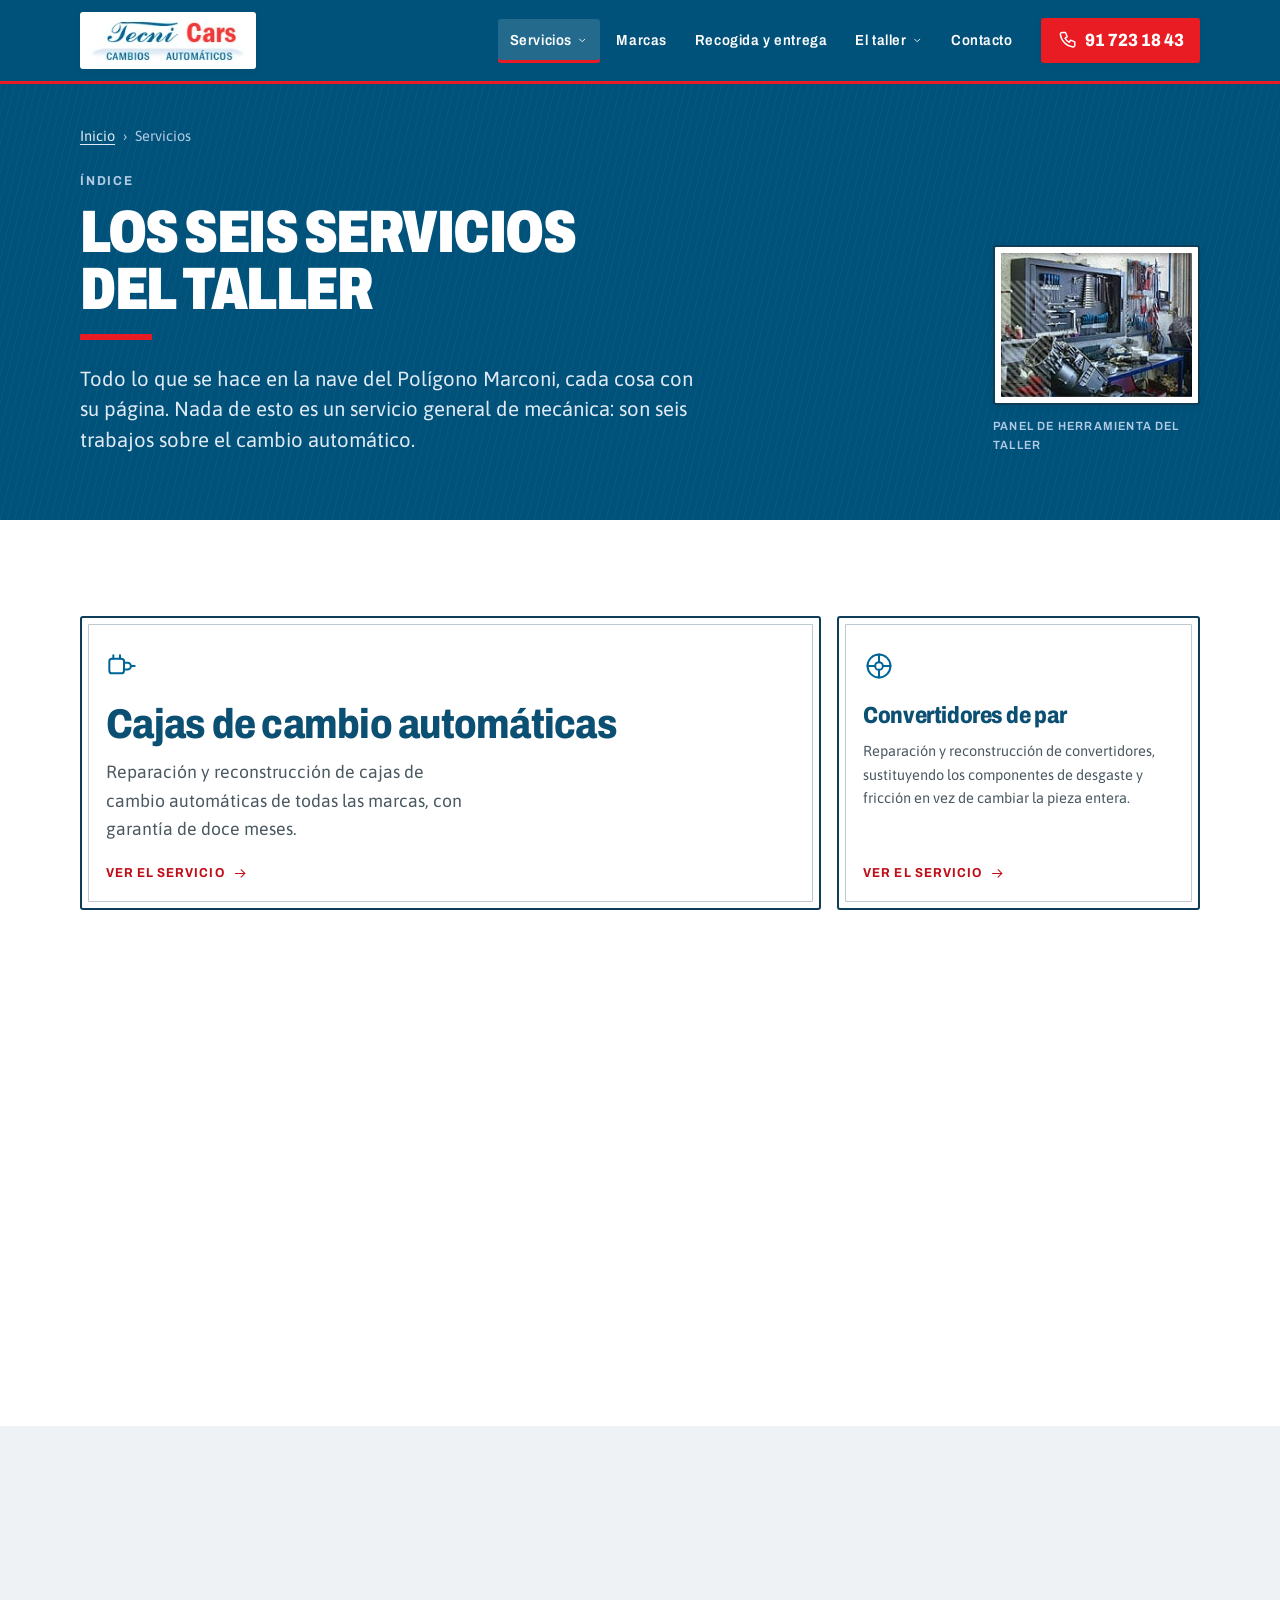
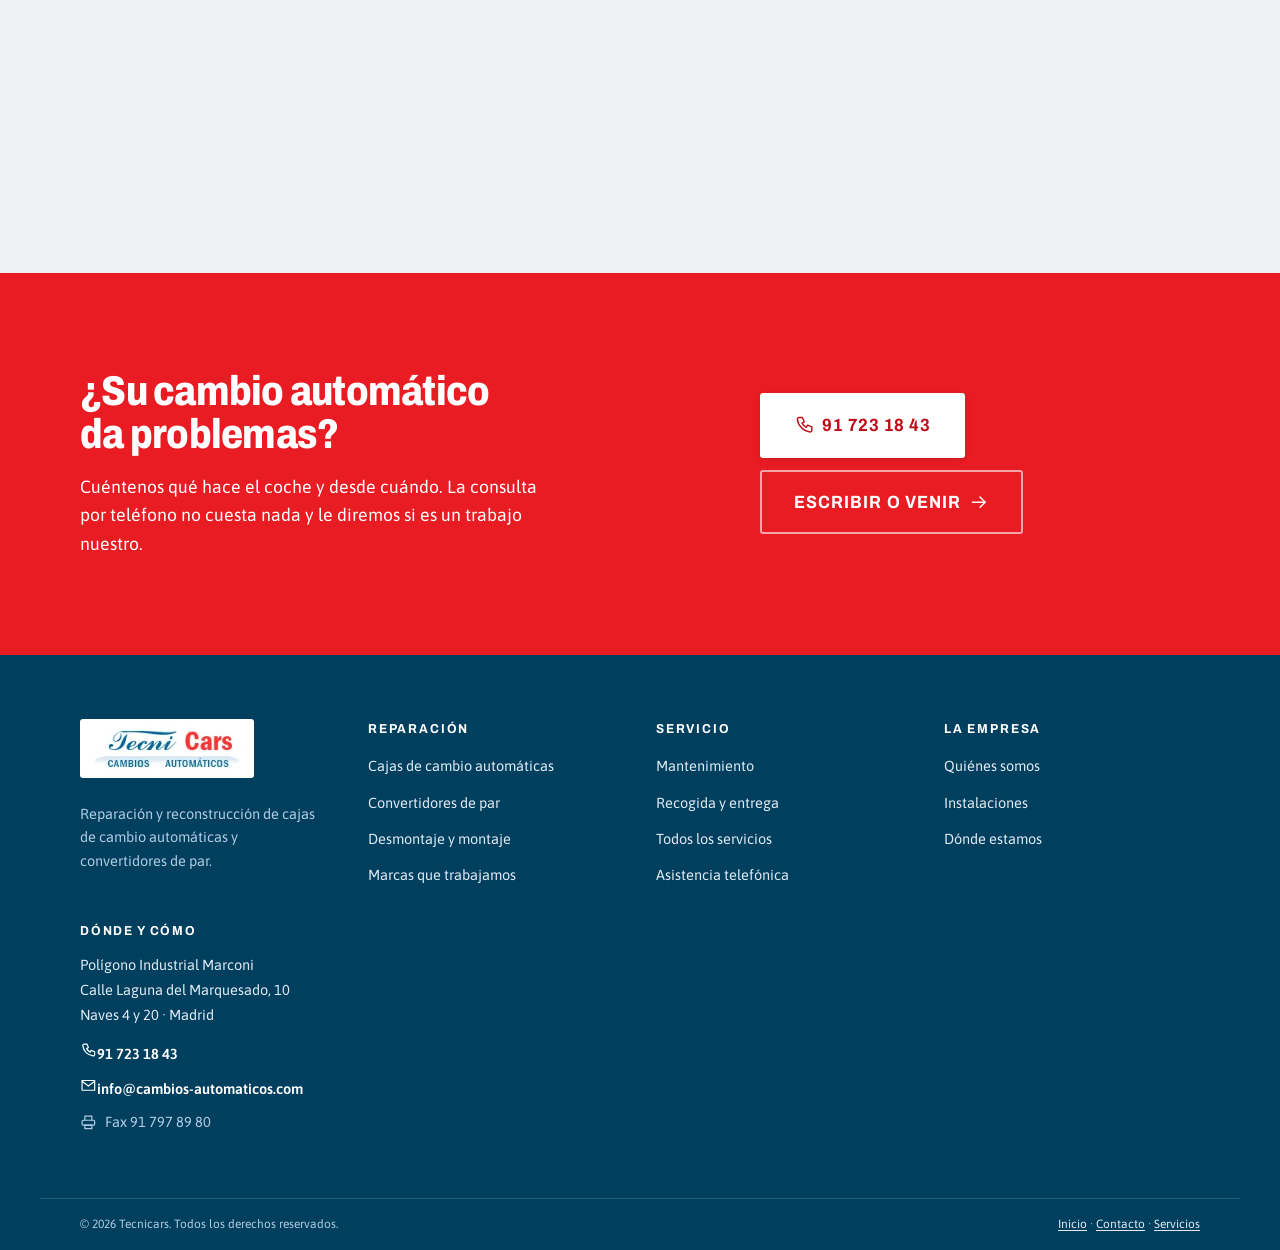
<file: pags/servicios.html>
<!doctype html>
<html lang="es">
<head>
<meta charset="utf-8">
<title>Esta página se ha mudado · Tecnicars</title>
<meta name="robots" content="noindex, follow">
<link rel="canonical" href="https://www.cambios-automaticos.com/servicios.html">
<meta http-equiv="refresh" content="0; url=../servicios.html">
<style>body{font-family:system-ui,sans-serif;margin:0;display:grid;place-items:center;min-height:100vh;background:#00527a;color:#fff;text-align:center;padding:24px}a{color:#fff}</style>
</head>
<body>
<div>
<p>Esta página ha cambiado de dirección.</p>
<p><a href="../servicios.html">Continuar a la página nueva</a></p>
</div>
</body>
</html>
</file>
<file: assets/css/site.css>
@charset "utf-8";

/* =========================================================================
   TECNICARS — hoja de estilo única.
   Dirección de diseño: «Rótulo de nave». El vocabulario visual es el de la
   rotulación industrial: placas esmaltadas con doble filete, letra de rótulo
   condensada, esmalte azul corporativo y barra roja de acento.

   Índice
     1. Fichas de color y medidas
     2. Base y accesibilidad
     3. Contenedores y ritmo
     4. Tipografía
     5. Placas (el componente base)
     6. Botones y enlaces
     7. Cabecera, mega-menú y cajón
     8. Héroes
     9. Secciones de contenido
    10. Galería y visor
    11. Acordeón, tablas, formularios
    12. Banda de acción, pie y barra de móvil
    13. Movimiento
   ========================================================================= */

/* ------------------------------------------- 1. Fichas de color y medidas */

:root {
  /* --- Color de marca. Cada uno lleva su procedencia. --- */

  /* Azul del logotipo, muestreado píxel a píxel de logo.gif (rgb 2,104,153). */
  --azul-logo: #026899;
  /* Azul de los títulos y del gráfico del teléfono del sitio de 2007. */
  --azul-marca: #006699;
  /* Esmalte: el azul de marca oscurecido para poder llevar texto blanco
     encima con holgura (blanco sobre este azul = 8,44:1). */
  --azul-esmalte: #00527a;
  --azul-esmalte-hondo: #003f5e;
  /* Tinta azul: la variante para TEXTO azul sobre fondo claro (8,84:1).
     El azul de marca no se toca; para leer se usa esta. */
  --azul-tinta: #0b4f72;

  /* Rojo dominante de la banda de menú de 2007 (bg-menu.gif, rgb 233,27,35).
     Sobre él va texto blanco (4,52:1). */
  --rojo: #e91b23;
  --rojo-hondo: #c8121a;
  /* Tinta roja: la variante para TEXTO rojo sobre blanco (6,33:1). */
  --rojo-tinta: #c00e18;

  /* Azules claros del fondo original (bg-pags.gif y telefono.gif). */
  --azul-papel: #e0eaf4;
  --azul-medio: #b2cbe4;
  /* Azul de marca aclarado hasta el límite: es el tono más suave que sigue
     dando 3:1 sobre blanco y sobre aluminio, mínimo de texto grande. Se usa
     en los numerales de planta, que son cifras grandes y decorativas. */
  --azul-numero: #4b87b2;

  /* Neutros. El gris #666 del CSS de 2007 se conserva como gris secundario;
     el texto corrido usa una tinta más oscura para ganar contraste. */
  --papel: #ffffff;
  --aluminio: #eef2f5;
  --aluminio-hondo: #dde5eb;
  --tinta: #1c2b33;
  --tinta-suave: #4a5860;
  --gris-2007: #666666;

  --linea: #0d3d59;
  --linea-fina: rgba(13, 61, 89, 0.28);
  --linea-clara: rgba(255, 255, 255, 0.42);

  /* --- Tipografía --- */
  --letra-rotulo: 'Archivo', 'Archivo Narrow', 'Helvetica Neue', Arial, sans-serif;
  --letra-texto: 'Asap', system-ui, -apple-system, 'Segoe UI', Roboto, Arial, sans-serif;

  /* Escala fluida de 360 px a 1440 px, sin saltos. */
  --t-micro: clamp(0.6875rem, 0.664rem + 0.104vw, 0.75rem);
  --t-rotulo: clamp(0.75rem, 0.727rem + 0.104vw, 0.8125rem);
  --t-pequeno: clamp(0.875rem, 0.861rem + 0.062vw, 0.9375rem);
  --t-base: clamp(1rem, 0.958rem + 0.185vw, 1.125rem);
  --t-guia: clamp(1.0625rem, 0.979rem + 0.37vw, 1.3125rem);
  --t-h3: clamp(1.25rem, 1.167rem + 0.37vw, 1.5rem);
  --t-h2: clamp(1.75rem, 1.417rem + 1.481vw, 2.75rem);
  --t-h1: clamp(2.25rem, 1.667rem + 2.593vw, 4rem);
  --t-tablero: clamp(2.75rem, 1.667rem + 4.815vw, 6rem);
  --t-cifra: clamp(2.25rem, 1.75rem + 2.222vw, 3.75rem);

  /* --- Espacio. Un solo ritmo en todo el sitio. --- */
  --e1: 0.25rem;
  --e2: 0.5rem;
  --e3: 0.75rem;
  --e4: 1rem;
  --e5: 1.5rem;
  --e6: 2rem;
  --e7: 3rem;
  --e8: 4rem;
  --e9: 6rem;
  --seccion-y: clamp(3.5rem, 2.5rem + 4.444vw, 6.5rem);
  --margen-lateral: clamp(1.25rem, 0.75rem + 2.222vw, 2.5rem);
  --ancho: 75rem;
  --ancho-estrecho: 46rem;

  /* --- Formas --- */
  --radio: 3px;
  --radio-interior: 1px;
  --filete: 2px;

  /* --- Sombras: siempre con desplazamiento y desenfoque, nunca un halo. --- */
  --sombra-1: 0 1px 2px rgba(13, 61, 89, 0.12), 0 2px 8px rgba(13, 61, 89, 0.06);
  --sombra-2: 0 2px 4px rgba(13, 61, 89, 0.14), 0 10px 24px rgba(13, 61, 89, 0.1);
  --sombra-3: 0 4px 8px rgba(13, 61, 89, 0.16), 0 20px 48px rgba(13, 61, 89, 0.16);

  --transicion: 180ms cubic-bezier(0.2, 0.7, 0.3, 1);
}

/* ------------------------------------------------ 2. Base y accesibilidad */

*,
*::before,
*::after {
  box-sizing: border-box;
}

html {
  -webkit-text-size-adjust: 100%;
  scroll-behavior: smooth;
  /* El desplazamiento por anclas no puede quedar tapado por la cabecera. */
  scroll-padding-top: 6rem;
}

body {
  margin: 0;
  background: var(--papel);
  color: var(--tinta);
  font-family: var(--letra-texto);
  font-size: var(--t-base);
  line-height: 1.6;
  /* La barra fija de móvil no puede tapar el final de la página. */
  padding-bottom: calc(4.5rem + env(safe-area-inset-bottom, 0px));
  overflow-x: hidden;
}

@media (min-width: 48rem) {
  body {
    padding-bottom: 0;
  }
}

img {
  max-width: 100%;
  height: auto;
  display: block;
}

a {
  color: var(--azul-tinta);
  text-underline-offset: 0.18em;
}

a:hover {
  color: var(--rojo-tinta);
}

button {
  font: inherit;
  color: inherit;
}

ul,
ol {
  margin: 0;
  padding: 0;
}

p {
  margin: 0;
}

/* Foco visible de verdad: doble anillo, para que se vea tanto sobre el
   aluminio claro como sobre el esmalte azul. */
:focus-visible {
  outline: 3px solid var(--rojo);
  outline-offset: 2px;
  border-radius: 1px;
}

.seccion--azul :focus-visible,
.tablero :focus-visible,
.cta :focus-visible,
.pie :focus-visible,
.mega :focus-visible {
  outline-color: #ffffff;
}

.visually-hidden {
  position: absolute;
  width: 1px;
  height: 1px;
  margin: -1px;
  padding: 0;
  overflow: hidden;
  clip: rect(0 0 0 0);
  clip-path: inset(50%);
  white-space: nowrap;
  border: 0;
}

.salto {
  position: absolute;
  left: var(--e4);
  top: -100%;
  z-index: 200;
  background: var(--rojo);
  color: #fff;
  padding: var(--e3) var(--e5);
  font-family: var(--letra-rotulo);
  font-weight: 700;
  text-decoration: none;
  border-radius: var(--radio);
  box-shadow: var(--sombra-2);
}

.salto:focus {
  top: var(--e4);
  color: #fff;
}

.ico {
  width: 1.15em;
  height: 1.15em;
  flex: none;
}

/* ------------------------------------------- 3. Contenedores y ritmo */

.contenedor {
  width: 100%;
  max-width: var(--ancho);
  margin-inline: auto;
  padding-inline: var(--margen-lateral);
}

.contenedor--estrecho {
  max-width: var(--ancho-estrecho);
}

.seccion {
  padding-block: var(--seccion-y);
}

.seccion--claro {
  background: var(--aluminio);
}

.seccion--azul {
  background: var(--azul-esmalte);
  color: #fff;
}

.seccion--siguiente {
  background: var(--aluminio);
  border-top: 1px solid var(--aluminio-hondo);
}

.centrado {
  text-align: center;
  margin-top: var(--e6);
}

/* --------------------------------------------------------- 4. Tipografía */

.titular,
.rotulo__titulo,
.tablero__titulo,
h1,
h2,
h3 {
  font-family: var(--letra-rotulo);
  font-weight: 800;
  font-stretch: 84%;
  letter-spacing: -0.018em;
  line-height: 1.05;
  text-wrap: balance;
  margin: 0;
  color: var(--azul-tinta);
}

.titular {
  font-size: var(--t-h2);
  margin-bottom: var(--e4);
}

.titular--menor {
  font-size: var(--t-h3);
}

.titular--claro {
  color: #fff;
}

.parrafo {
  max-width: 68ch;
  margin-top: var(--e4);
  color: var(--tinta);
}

.parrafo--guia {
  font-size: var(--t-guia);
  line-height: 1.5;
  color: var(--azul-tinta);
}

.parrafo--claro {
  color: var(--azul-papel);
}

.parrafo--claro.parrafo--guia {
  color: #fff;
}

.parrafo--pequeno {
  font-size: var(--t-pequeno);
  color: var(--tinta-suave);
}

.parrafo strong {
  font-weight: 700;
  color: var(--azul-tinta);
}

.parrafo--claro strong {
  color: #fff;
}

/* Más aire encima de un título que debajo: el ritmo de todo el sitio. */
.cabeza-seccion {
  max-width: 54rem;
  margin-bottom: var(--e7);
}

.cabeza-seccion .parrafo {
  margin-top: var(--e3);
}

/* --------------------------------------------------------- 5. Placas */

/*
 * La placa es el componente de todo el sitio: un panel con filete exterior
 * grueso y un segundo filete fino por dentro, como un rótulo esmaltado.
 * Ese doble filete es la firma visual; se reconoce sin una sola palabra.
 */
.placa {
  position: relative;
  border-radius: var(--radio);
  border: var(--filete) solid var(--linea);
  padding: var(--e5);
  background: var(--papel);
}

.placa::before {
  content: '';
  position: absolute;
  inset: 6px;
  border: 1px solid var(--linea-fina);
  border-radius: var(--radio-interior);
  pointer-events: none;
}

.placa--claro {
  background: var(--aluminio);
}

.placa--azul {
  background: var(--azul-esmalte);
  color: #fff;
  border-color: var(--azul-esmalte-hondo);
}

.placa--azul::before {
  border-color: var(--linea-clara);
}

/* Remaches: cuatro puntos en las esquinas, solo en las placas grandes de
   esmalte. Es el detalle que las hace leer como chapa atornillada. */
.placa--azul::after {
  content: '';
  position: absolute;
  inset: 6px;
  pointer-events: none;
  background-image: radial-gradient(circle, rgba(255, 255, 255, 0.5) 40%, rgba(255, 255, 255, 0) 45%),
    radial-gradient(circle, rgba(255, 255, 255, 0.5) 40%, rgba(255, 255, 255, 0) 45%),
    radial-gradient(circle, rgba(255, 255, 255, 0.5) 40%, rgba(255, 255, 255, 0) 45%),
    radial-gradient(circle, rgba(255, 255, 255, 0.5) 40%, rgba(255, 255, 255, 0) 45%);
  background-size: 10px 10px;
  background-repeat: no-repeat;
  background-position: 5px 5px, calc(100% - 5px) 5px, 5px calc(100% - 5px),
    calc(100% - 5px) calc(100% - 5px);
}

/* --- Destaque: la placa de dato importante --- */
.destaque__rotulo,
.ficha__rotulo,
.comparativa__rotulo,
.zona__rotulo,
.rotulo__ante,
.mega__rotulo,
.pie__rotulo,
.recorrido__planta {
  font-family: var(--letra-rotulo);
  font-weight: 700;
  font-stretch: 92%;
  font-size: var(--t-rotulo);
  letter-spacing: 0.14em;
  text-transform: uppercase;
  margin: 0;
}

.destaque__rotulo {
  color: var(--azul-medio);
}

.destaque__cifra {
  font-family: var(--letra-rotulo);
  font-weight: 900;
  font-stretch: 78%;
  font-size: var(--t-cifra);
  line-height: 1;
  margin: var(--e3) 0 var(--e4);
  color: #fff;
}

.destaque__frase {
  font-family: var(--letra-rotulo);
  font-weight: 800;
  font-stretch: 84%;
  font-size: var(--t-h3);
  line-height: 1.15;
  margin: var(--e3) 0 var(--e4);
  color: #fff;
}

.destaque__texto {
  font-size: var(--t-pequeno);
  color: var(--azul-medio);
  margin: 0;
}

.destaque__lista {
  list-style: none;
  margin: var(--e4) 0;
  display: grid;
  gap: var(--e3);
}

.destaque__lista li {
  display: flex;
  align-items: center;
  gap: var(--e3);
  color: #fff;
  font-weight: 600;
}

/* --- Placa-enlace: la tarjeta de servicio --- */
.placa-enlace {
  display: flex;
  flex-direction: column;
  gap: var(--e3);
  padding: var(--e6) var(--e5) var(--e5);
  transition: border-color var(--transicion), box-shadow var(--transicion),
    transform var(--transicion);
}

.placa-enlace__ico {
  color: var(--azul-marca);
  display: block;
}

.placa-enlace__ico .ico {
  width: 2rem;
  height: 2rem;
  stroke-width: 1.5;
}

.placa-enlace__titulo {
  font-size: var(--t-h3);
  margin: 0;
}

/* El enlace envuelve solo el titular, pero su zona pulsable es la placa
   entera. Así el lector de pantalla anuncia un destino con sentido. */
.placa-enlace__zona {
  color: inherit;
  text-decoration: none;
}

.placa-enlace__zona::after {
  content: '';
  position: absolute;
  inset: 0;
  border-radius: var(--radio);
}

.placa-enlace__texto {
  color: var(--tinta-suave);
  font-size: var(--t-pequeno);
  margin: 0;
  flex: 1 1 auto;
}

.placa-enlace__pie {
  display: inline-flex;
  align-items: center;
  gap: var(--e2);
  font-family: var(--letra-rotulo);
  font-weight: 700;
  font-stretch: 90%;
  font-size: var(--t-rotulo);
  letter-spacing: 0.08em;
  text-transform: uppercase;
  color: var(--rojo-tinta);
  margin-top: var(--e2);
}

.placa-enlace__pie .ico {
  transition: transform var(--transicion);
}

.placa-enlace:hover {
  border-color: var(--rojo);
  box-shadow: var(--sombra-2);
}

.placa-enlace:hover .placa-enlace__pie .ico {
  transform: translateX(4px);
}

.placa-enlace:focus-within {
  border-color: var(--rojo);
  box-shadow: var(--sombra-2);
}

.rejilla-servicios {
  display: grid;
  gap: var(--e4);
  grid-template-columns: repeat(auto-fit, minmax(min(17rem, 100%), 1fr));
}

@media (min-width: 60rem) {
  .rejilla-servicios--indice,
  .seccion--servicios .rejilla-servicios {
    grid-template-columns: repeat(3, 1fr);
  }
  /* La primera placa ocupa dos columnas: la rejilla deja de ser una hilera
     de tarjetas iguales y adquiere jerarquía. */
  .placa-enlace--ancha {
    grid-column: span 2;
  }
  .placa-enlace--ancha .placa-enlace__titulo {
    font-size: var(--t-h2);
  }
  .placa-enlace--ancha .placa-enlace__texto {
    font-size: var(--t-base);
    max-width: 40ch;
  }
  /* Placa que cierra la rejilla ocupando la fila entera: evita que el
     último servicio quede solo en una fila con dos huecos al lado. */
  .placa-enlace--fila {
    grid-column: 1 / -1;
    display: grid;
    grid-template-columns: auto minmax(0, 1fr) auto;
    align-items: center;
    gap: var(--e5);
    padding-block: var(--e5);
  }
  .placa-enlace--fila .placa-enlace__titulo {
    margin: 0;
  }
  .placa-enlace--fila .placa-enlace__texto {
    grid-column: 2;
    grid-row: 2;
    margin-top: var(--e1);
  }
  .placa-enlace--fila .placa-enlace__ico {
    grid-row: 1 / span 2;
  }
  .placa-enlace--fila .placa-enlace__pie {
    grid-column: 3;
    grid-row: 1 / span 2;
    margin: 0;
  }
}

.rejilla-servicios--pareja {
  grid-template-columns: repeat(auto-fit, minmax(min(19rem, 100%), 1fr));
}

/* --- Fotografía montada como placa --- */
.placa-foto {
  margin: 0;
  max-width: var(--ancho-nativo);
}

.placa-foto__marco {
  position: relative;
  border: var(--filete) solid var(--linea);
  border-radius: var(--radio);
  padding: 6px;
  background: var(--papel);
  box-shadow: var(--sombra-1);
}

.placa-foto__marco img {
  width: 100%;
  border-radius: 1px;
}

.placa-foto__pie {
  font-family: var(--letra-rotulo);
  font-weight: 600;
  font-stretch: 92%;
  font-size: var(--t-micro);
  letter-spacing: 0.1em;
  text-transform: uppercase;
  color: var(--tinta-suave);
  margin-top: var(--e3);
}

/* La franja fotográfica que acompaña a la placa de garantía en la columna
   lateral. Nunca va suelta en medio de la página. */
.placa-foto--lado {
  margin-top: var(--e4);
}

/* --- Cifras --- */
.cifras {
  display: grid;
  gap: var(--e4);
  grid-template-columns: repeat(auto-fit, minmax(min(11rem, 100%), 1fr));
  margin-top: var(--e6);
}

.cifra {
  border-top: var(--filete) solid var(--rojo);
  padding-top: var(--e3);
}

.cifra__valor {
  font-family: var(--letra-rotulo);
  font-weight: 900;
  font-stretch: 76%;
  font-size: var(--t-cifra);
  line-height: 1;
  color: var(--azul-tinta);
  margin: 0;
}

.cifra__unidad {
  font-size: 0.42em;
  font-weight: 700;
  letter-spacing: 0.04em;
  margin-left: 0.15em;
}

.cifra__texto {
  font-size: var(--t-pequeno);
  color: var(--tinta-suave);
  margin: var(--e2) 0 0;
  max-width: 22ch;
}

.cifras--claro .cifra__valor {
  color: #fff;
}

.cifras--claro .cifra__texto {
  color: var(--azul-medio);
}

/* ------------------------------------------------- 6. Botones y enlaces */

.boton {
  display: inline-flex;
  align-items: center;
  justify-content: center;
  gap: var(--e2);
  min-height: 2.875rem;
  padding: var(--e3) var(--e5);
  border: var(--filete) solid transparent;
  border-radius: var(--radio);
  font-family: var(--letra-rotulo);
  font-weight: 700;
  font-stretch: 90%;
  font-size: var(--t-pequeno);
  letter-spacing: 0.06em;
  text-transform: uppercase;
  text-decoration: none;
  cursor: pointer;
  transition: background-color var(--transicion), border-color var(--transicion),
    color var(--transicion), box-shadow var(--transicion);
}

.boton--grande {
  min-height: 3.375rem;
  padding: var(--e4) var(--e6);
  font-size: var(--t-base);
}

.boton--ancho {
  width: 100%;
}

.boton--rojo {
  background: var(--rojo);
  border-color: var(--rojo);
  color: #fff;
  box-shadow: var(--sombra-1);
}

.boton--rojo:hover,
.boton--rojo:focus-visible {
  background: var(--rojo-hondo);
  border-color: var(--rojo-hondo);
  color: #fff;
  box-shadow: var(--sombra-2);
}

.boton--azul {
  background: var(--azul-esmalte);
  border-color: var(--azul-esmalte);
  color: #fff;
}

.boton--azul:hover,
.boton--azul:focus-visible {
  background: var(--azul-esmalte-hondo);
  border-color: var(--azul-esmalte-hondo);
  color: #fff;
}

.boton--claro {
  background: var(--papel);
  border-color: var(--papel);
  color: var(--azul-tinta);
}

.boton--claro:hover,
.boton--claro:focus-visible {
  background: var(--azul-papel);
  border-color: var(--azul-papel);
  color: var(--azul-tinta);
}

.boton--linea {
  background: transparent;
  border-color: var(--azul-esmalte);
  color: var(--azul-tinta);
}

.boton--linea:hover,
.boton--linea:focus-visible {
  background: var(--azul-esmalte);
  color: #fff;
}

.boton--linea-claro {
  background: transparent;
  border-color: rgba(255, 255, 255, 0.6);
  color: #fff;
}

.boton--linea-claro:hover,
.boton--linea-claro:focus-visible {
  background: rgba(255, 255, 255, 0.14);
  border-color: #fff;
  color: #fff;
}

.enlace-tel,
.enlace-correo {
  display: inline-flex;
  align-items: center;
  gap: var(--e2);
  text-decoration: none;
  font-weight: 600;
  color: inherit;
}

.enlace-tel:hover,
.enlace-correo:hover {
  text-decoration: underline;
}

.enlace-tel--linea {
  color: var(--rojo-tinta);
  text-decoration: underline;
}

/* --------------------------------- 7. Cabecera, mega-menú y cajón */

.cabecera {
  position: sticky;
  top: 0;
  z-index: 80;
  background: var(--azul-esmalte);
  color: #fff;
  border-bottom: 3px solid var(--rojo);
}

.cabecera__interior {
  max-width: var(--ancho);
  margin-inline: auto;
  padding: var(--e3) var(--margen-lateral);
  display: flex;
  flex-wrap: wrap;
  align-items: center;
  gap: var(--e4);
}

/* La marca va siempre sobre una placa blanca, exactamente como en el rótulo
   real de la fachada: el logotipo original no tiene fondo transparente. */
.marca {
  display: inline-block;
  flex: none;
  background: var(--papel);
  border-radius: var(--radio);
  padding: 6px 10px;
  line-height: 0;
  box-shadow: var(--sombra-1);
  text-decoration: none;
}

.marca__logo {
  width: 130px;
  height: 37px;
}

@media (min-width: 48rem) {
  .marca__logo {
    width: 156px;
    height: 45px;
  }
}

.nav {
  display: none;
  margin-left: auto;
}

.nav__lista {
  display: flex;
  align-items: center;
  gap: var(--e1);
  list-style: none;
}

.nav__item {
  position: relative;
}

.nav__enlace {
  display: inline-flex;
  align-items: center;
  gap: var(--e1);
  min-height: 2.75rem;
  padding: var(--e2) var(--e3);
  border: 0;
  background: transparent;
  border-radius: var(--radio);
  color: #fff;
  font-family: var(--letra-rotulo);
  font-weight: 600;
  font-stretch: 90%;
  font-size: var(--t-pequeno);
  letter-spacing: 0.04em;
  text-decoration: none;
  cursor: pointer;
  white-space: nowrap;
  transition: background-color var(--transicion);
}

.nav__enlace:hover {
  background: rgba(255, 255, 255, 0.12);
  color: #fff;
}

/* La familia activa se «ilumina» con la barra roja debajo, como el rótulo
   de la nave a la que se ha llegado. */
.nav__enlace[aria-current='page'],
.nav__enlace[data-familia-activa='true'] {
  background: rgba(255, 255, 255, 0.14);
  box-shadow: inset 0 -3px 0 0 var(--rojo);
}

.nav__chevron {
  width: 0.85em;
  height: 0.85em;
  transition: transform var(--transicion);
}

.nav__enlace[aria-expanded='true'] .nav__chevron {
  transform: rotate(180deg);
}

.mega {
  position: absolute;
  top: calc(100% + var(--e3));
  left: 50%;
  transform: translateX(-50%);
  width: max-content;
  max-width: min(58rem, 92vw);
  background: var(--papel);
  border: var(--filete) solid var(--linea);
  border-radius: var(--radio);
  box-shadow: var(--sombra-3);
  z-index: 90;
}

.mega[hidden] {
  display: none;
}

.mega::after {
  content: '';
  position: absolute;
  top: -3px;
  left: 0;
  right: 0;
  height: 3px;
  background: var(--rojo);
  border-radius: var(--radio) var(--radio) 0 0;
}

.mega__interior {
  display: grid;
  grid-template-columns: repeat(auto-fit, minmax(min(14rem, 100%), 1fr));
  gap: var(--e5);
  padding: var(--e5);
}

.mega__rotulo {
  color: var(--rojo-tinta);
  margin-bottom: var(--e3);
  padding-bottom: var(--e2);
  border-bottom: 1px solid var(--aluminio-hondo);
}

.mega__lista {
  list-style: none;
  display: grid;
  gap: var(--e1);
}

.mega__enlace {
  display: block;
  padding: var(--e2) var(--e3);
  border-radius: var(--radio);
  text-decoration: none;
  color: var(--tinta);
  transition: background-color var(--transicion);
}

.mega__enlace:hover {
  background: var(--aluminio);
  color: var(--tinta);
}

.mega__enlace[aria-current='page'] {
  background: var(--azul-papel);
}

.mega__enlace-texto {
  display: block;
  font-family: var(--letra-rotulo);
  font-weight: 700;
  font-stretch: 92%;
  color: var(--azul-tinta);
  line-height: 1.2;
}

.mega__enlace-desc {
  display: block;
  font-size: var(--t-pequeno);
  color: var(--tinta-suave);
  margin-top: 2px;
  max-width: 30ch;
}

.mega__destacado {
  border-left: 1px solid var(--aluminio-hondo);
  padding-left: var(--e5);
  max-width: 17rem;
}

.mega__img {
  width: 100%;
  border: var(--filete) solid var(--linea);
  border-radius: var(--radio);
  margin-bottom: var(--e3);
}

.mega__destacado-titulo {
  font-family: var(--letra-rotulo);
  font-weight: 800;
  font-stretch: 88%;
  color: var(--azul-tinta);
  margin: 0;
}

.mega__destacado-texto {
  font-size: var(--t-pequeno);
  color: var(--tinta-suave);
  margin: var(--e1) 0 0;
}

/* Navegación de respaldo: solo la ve quien no tiene JavaScript. */
.nav-sin-js {
  border-top: 1px solid rgba(255, 255, 255, 0.22);
}

.nav-sin-js ul {
  list-style: none;
  max-width: var(--ancho);
  margin-inline: auto;
  padding: var(--e1) var(--margen-lateral) var(--e2);
  display: flex;
  flex-wrap: wrap;
  gap: 0 var(--e4);
}

.nav-sin-js a {
  display: inline-block;
  min-height: 2.75rem;
  line-height: 2.75rem;
  color: #fff;
  font-family: var(--letra-rotulo);
  font-weight: 600;
  font-stretch: 90%;
  font-size: var(--t-pequeno);
  text-decoration: none;
}

.nav-sin-js a:hover,
.nav-sin-js a[aria-current='page'] {
  text-decoration: underline;
  color: #fff;
}

.formulario__intro--sinjs {
  border-color: var(--rojo-tinta);
  color: var(--tinta);
}

.cabecera__acciones {
  display: flex;
  align-items: center;
  gap: var(--e2);
  margin-left: auto;
}

.placa-tel {
  display: none;
  align-items: center;
  gap: var(--e2);
  min-height: 2.75rem;
  padding: var(--e2) var(--e4);
  background: var(--rojo);
  border-radius: var(--radio);
  color: #fff;
  font-family: var(--letra-rotulo);
  font-weight: 800;
  font-stretch: 88%;
  text-decoration: none;
  white-space: nowrap;
  box-shadow: var(--sombra-1);
}

.placa-tel:hover {
  background: var(--rojo-hondo);
  color: #fff;
  text-decoration: none;
}

.cajon-boton {
  display: inline-flex;
  align-items: center;
  gap: var(--e2);
  min-height: 2.75rem;
  min-width: 2.75rem;
  padding: var(--e2) var(--e3);
  background: rgba(255, 255, 255, 0.12);
  border: 1px solid rgba(255, 255, 255, 0.35);
  border-radius: var(--radio);
  color: #fff;
  font-family: var(--letra-rotulo);
  font-weight: 700;
  font-stretch: 90%;
  font-size: var(--t-pequeno);
  letter-spacing: 0.06em;
  text-transform: uppercase;
  cursor: pointer;
}

@media (min-width: 40rem) {
  .placa-tel {
    display: inline-flex;
  }
}

@media (min-width: 64rem) {
  .nav {
    display: block;
  }
  .cajon-boton {
    display: none;
  }
  .cabecera__acciones {
    margin-left: 0;
  }
}

/* --- Cajón lateral de móvil --- */
.cajon-velo {
  position: fixed;
  inset: 0;
  background: rgba(0, 40, 60, 0.55);
  z-index: 95;
}

.cajon-velo[hidden] {
  display: none;
}

.cajon {
  position: fixed;
  top: 0;
  right: 0;
  bottom: 0;
  width: min(24rem, 92vw);
  z-index: 100;
  background: var(--papel);
  border-left: 1px solid var(--linea);
  display: flex;
  flex-direction: column;
  overflow-y: auto;
  overscroll-behavior: contain;
  box-shadow: var(--sombra-3);
  padding-bottom: env(safe-area-inset-bottom, 0px);
}

.cajon[hidden] {
  display: none;
}

.cajon__cabeza {
  display: flex;
  align-items: center;
  justify-content: space-between;
  gap: var(--e4);
  padding: var(--e4) var(--e5);
  background: var(--azul-esmalte);
  border-bottom: 4px solid var(--rojo);
  color: #fff;
}

.cajon__rotulo {
  font-family: var(--letra-rotulo);
  font-weight: 800;
  font-stretch: 88%;
  letter-spacing: 0.14em;
  text-transform: uppercase;
  font-size: var(--t-rotulo);
  margin: 0;
}

.cajon__cerrar {
  display: inline-flex;
  align-items: center;
  justify-content: center;
  width: 2.75rem;
  height: 2.75rem;
  background: rgba(255, 255, 255, 0.14);
  border: 1px solid rgba(255, 255, 255, 0.35);
  border-radius: var(--radio);
  color: #fff;
  cursor: pointer;
}

.cajon__nav {
  padding: var(--e4) var(--e5);
  flex: 1 1 auto;
}

.cajon__directo {
  display: flex;
  align-items: center;
  justify-content: space-between;
  gap: var(--e3);
  min-height: 3rem;
  padding: var(--e3) 0;
  border-bottom: 1px solid var(--aluminio-hondo);
  font-family: var(--letra-rotulo);
  font-weight: 700;
  font-stretch: 90%;
  color: var(--azul-tinta);
  text-decoration: none;
}

.cajon__directo[aria-current='page'] {
  color: var(--rojo-tinta);
}

.cajon__acordeon .acordeon__item {
  border-bottom: 1px solid var(--aluminio-hondo);
}

.cajon__lista {
  list-style: none;
  display: grid;
  gap: var(--e1);
  padding-bottom: var(--e3);
}

.cajon__lista a {
  display: block;
  min-height: 2.75rem;
  padding: var(--e2) var(--e3);
  border-radius: var(--radio);
  color: var(--tinta);
  text-decoration: none;
  line-height: 2rem;
}

.cajon__lista a:hover {
  background: var(--aluminio);
}

.cajon__lista a[aria-current='page'] {
  background: var(--azul-papel);
  color: var(--azul-tinta);
  font-weight: 600;
}

.cajon__contacto {
  padding: var(--e5);
  background: var(--aluminio);
  border-top: 1px solid var(--aluminio-hondo);
  display: grid;
  gap: var(--e3);
}

.cajon__direccion {
  font-size: var(--t-pequeno);
  color: var(--tinta-suave);
  margin: 0;
}

/* ----------------------------------------------------------- 8. Héroes */

/* --- Tablero de portada --- */
.tablero {
  position: relative;
  background: var(--azul-esmalte);
  color: #fff;
  overflow: hidden;
}

/* Textura de chapa esmaltada: rayado finísimo, apenas perceptible. No es
   una imagen, son dos degradados. */
.tablero::before {
  content: '';
  position: absolute;
  inset: 0;
  background-image: repeating-linear-gradient(
      104deg,
      rgba(255, 255, 255, 0.035) 0 1px,
      rgba(255, 255, 255, 0) 1px 7px
    ),
    radial-gradient(120% 90% at 12% 0%, rgba(255, 255, 255, 0.12), rgba(255, 255, 255, 0) 60%);
  pointer-events: none;
}

.tablero__interior {
  position: relative;
  max-width: var(--ancho);
  margin-inline: auto;
  padding: clamp(2.5rem, 1.5rem + 4.444vw, 5rem) var(--margen-lateral)
    clamp(2.5rem, 1.5rem + 4.444vw, 4.5rem);
  display: grid;
  gap: var(--e7);
  align-items: center;
}

@media (min-width: 62rem) {
  .tablero__interior {
    grid-template-columns: minmax(0, 1.35fr) minmax(0, 0.85fr);
    gap: var(--e8);
  }
}

.tablero__marca {
  font-family: var(--letra-rotulo);
  font-weight: 700;
  font-stretch: 96%;
  font-size: var(--t-rotulo);
  letter-spacing: 0.34em;
  text-transform: uppercase;
  color: var(--azul-medio);
  margin: 0 0 var(--e4);
}

.tablero__titulo {
  font-size: var(--t-tablero);
  font-weight: 900;
  font-stretch: 74%;
  letter-spacing: -0.03em;
  line-height: 0.92;
  color: #fff;
  margin: 0;
  text-transform: uppercase;
}

/* La barra roja bajo el titular: es el remate del rótulo. */
.tablero__titulo::after {
  content: '';
  display: block;
  width: 6.5rem;
  height: 8px;
  background: var(--rojo);
  margin-top: var(--e5);
  border-radius: 1px;
}

.tablero__bajada {
  font-size: var(--t-guia);
  line-height: 1.5;
  color: var(--azul-papel);
  max-width: 52ch;
  margin: var(--e5) 0 0;
}

.tablero__acciones {
  display: flex;
  flex-wrap: wrap;
  gap: var(--e3);
  margin-top: var(--e6);
}

.tablero__nota {
  font-size: var(--t-pequeno);
  color: var(--azul-medio);
  margin: var(--e4) 0 0;
}

.tablero__placa {
  justify-self: center;
}

@media (min-width: 62rem) {
  .tablero__placa {
    justify-self: end;
  }
}

.tablero__placa .placa-foto__pie {
  color: var(--azul-medio);
}

/* Banda de datos de la nave, al pie del tablero. */
.tablero__banda {
  position: relative;
  background: var(--azul-esmalte-hondo);
  border-top: 1px solid rgba(255, 255, 255, 0.16);
}

.banda-datos {
  list-style: none;
  max-width: var(--ancho);
  margin-inline: auto;
  padding: var(--e4) var(--margen-lateral);
  display: grid;
  gap: var(--e4);
  grid-template-columns: repeat(auto-fit, minmax(min(14rem, 100%), 1fr));
}

.banda-datos__clave {
  display: block;
  font-family: var(--letra-rotulo);
  font-weight: 700;
  font-stretch: 92%;
  font-size: var(--t-micro);
  letter-spacing: 0.16em;
  text-transform: uppercase;
  color: var(--azul-medio);
}

.banda-datos__valor {
  display: block;
  font-size: var(--t-pequeno);
  color: #fff;
  margin-top: 2px;
}

/* --- Rótulo de página interior --- */
.rotulo {
  background: var(--azul-esmalte);
  color: #fff;
  position: relative;
  overflow: hidden;
}

.rotulo::before {
  content: '';
  position: absolute;
  inset: 0;
  background-image: repeating-linear-gradient(
    104deg,
    rgba(255, 255, 255, 0.03) 0 1px,
    rgba(255, 255, 255, 0) 1px 7px
  );
  pointer-events: none;
}

.rotulo__interior {
  position: relative;
  max-width: var(--ancho);
  margin-inline: auto;
  padding: clamp(1.5rem, 1rem + 2.222vw, 2.5rem) var(--margen-lateral)
    clamp(2.5rem, 1.75rem + 3.333vw, 4rem);
  display: grid;
  gap: var(--e6);
  align-items: end;
}

@media (min-width: 62rem) {
  .rotulo--con-foto .rotulo__interior {
    grid-template-columns: minmax(0, 1.5fr) minmax(0, 0.8fr);
    gap: var(--e8);
  }
}

.rotulo__ante {
  color: var(--azul-medio);
  margin-bottom: var(--e3);
}

.rotulo__titulo {
  font-size: var(--t-h1);
  font-weight: 900;
  font-stretch: 76%;
  line-height: 0.95;
  letter-spacing: -0.025em;
  color: #fff;
  text-transform: uppercase;
  margin: 0;
}

.rotulo__titulo::after {
  content: '';
  display: block;
  width: 4.5rem;
  height: 6px;
  background: var(--rojo);
  margin-top: var(--e4);
  border-radius: 1px;
}

.rotulo__entradilla {
  font-size: var(--t-guia);
  line-height: 1.5;
  color: var(--azul-papel);
  max-width: 56ch;
  margin: var(--e5) 0 0;
}

.rotulo__foto {
  justify-self: center;
}

@media (min-width: 62rem) {
  .rotulo__foto {
    justify-self: end;
  }
}

.rotulo__foto .placa-foto__pie {
  color: var(--azul-medio);
}

.rotulo--error .rotulo__interior {
  padding-block: clamp(3rem, 2rem + 4.444vw, 5.5rem);
}

/* Migas de pan */
.migas ol {
  list-style: none;
  display: flex;
  flex-wrap: wrap;
  align-items: center;
  gap: var(--e2);
  font-size: var(--t-pequeno);
  margin-bottom: var(--e5);
}

.migas li + li::before {
  content: '›';
  margin-right: var(--e2);
  color: var(--azul-medio);
}

.migas a {
  color: var(--azul-papel);
}

.migas a:hover {
  color: #fff;
}

.migas [aria-current='page'] {
  color: var(--azul-medio);
}

/* ------------------------------------------- 9. Secciones de contenido */

.dos-columnas {
  display: grid;
  gap: var(--e6);
}

@media (min-width: 60rem) {
  .dos-columnas {
    grid-template-columns: minmax(0, 1.6fr) minmax(0, 1fr);
    gap: var(--e8);
    align-items: start;
  }
}

.destaque {
  position: sticky;
  top: 6.5rem;
}

@media (max-width: 59.99rem) {
  .destaque {
    position: static;
  }
}

/* Bloque de prueba: fotografía a un lado, argumento al otro. */
.prueba {
  display: grid;
  gap: var(--e6);
  align-items: center;
}

@media (min-width: 60rem) {
  .prueba {
    grid-template-columns: minmax(0, 0.9fr) minmax(0, 1.1fr);
    gap: var(--e8);
  }
  .prueba--invertida .prueba__foto {
    order: 2;
  }
}

.prueba__foto {
  justify-self: center;
}

.prueba__texto .boton {
  margin-top: var(--e5);
}

.lista-marcas {
  list-style: none;
  display: flex;
  flex-wrap: wrap;
  gap: var(--e2);
  margin-top: var(--e5);
}

.lista-marcas li {
  border: 1px solid var(--linea-fina);
  border-radius: var(--radio);
  background: var(--aluminio);
  padding: var(--e1) var(--e3);
  font-family: var(--letra-rotulo);
  font-weight: 700;
  font-stretch: 92%;
  font-size: var(--t-pequeno);
  letter-spacing: 0.06em;
  color: var(--azul-tinta);
}

/* Placas de marca: la fila de rótulos. */
.placas-marcas {
  list-style: none;
  display: grid;
  gap: var(--e3);
  grid-template-columns: repeat(auto-fit, minmax(min(11rem, 100%), 1fr));
}

.placas-marcas__item {
  position: relative;
  display: flex;
  align-items: center;
  justify-content: center;
  min-height: 6rem;
  background: var(--azul-esmalte);
  border: var(--filete) solid var(--azul-esmalte-hondo);
  border-radius: var(--radio);
  padding: var(--e4);
}

.placas-marcas__item::before {
  content: '';
  position: absolute;
  inset: 6px;
  border: 1px solid var(--linea-clara);
  border-radius: var(--radio-interior);
}

.placas-marcas__nombre {
  font-family: var(--letra-rotulo);
  font-weight: 900;
  font-stretch: 80%;
  font-size: var(--t-h3);
  letter-spacing: 0.02em;
  text-transform: uppercase;
  color: #fff;
  text-align: center;
}

/* Recorrido por la nave */
.seccion--recorrido {
  background: var(--azul-esmalte);
  color: #fff;
}

.cabeza-seccion--clara {
  margin-bottom: var(--e7);
}

.recorrido {
  list-style: none;
  display: grid;
  gap: var(--e5);
  counter-reset: paso;
}

@media (min-width: 60rem) {
  .recorrido {
    grid-template-columns: repeat(3, 1fr);
  }
}

.recorrido__paso {
  border-top: var(--filete) solid var(--rojo);
  padding-top: var(--e4);
}

.recorrido__planta {
  color: var(--azul-medio);
  margin-bottom: var(--e2);
}

.recorrido__titulo {
  font-size: var(--t-h3);
  color: #fff;
  margin: 0 0 var(--e3);
}

.recorrido__texto {
  color: var(--azul-papel);
  font-size: var(--t-pequeno);
  margin: 0;
}

.recorrido__pie {
  display: flex;
  flex-wrap: wrap;
  gap: var(--e3);
  margin-top: var(--e7);
}

/* Comparativa a dos lados */
.comparativa {
  display: grid;
  gap: var(--e4);
}

@media (min-width: 54rem) {
  .comparativa {
    grid-template-columns: 1fr 1fr;
  }
}

.comparativa__rotulo {
  color: var(--tinta-suave);
  margin-bottom: var(--e3);
}

.comparativa__lado--nuestro .comparativa__rotulo {
  color: var(--azul-medio);
}

.comparativa__titulo {
  font-size: var(--t-h3);
  margin: 0 0 var(--e3);
}

.comparativa__lado--nuestro .comparativa__titulo {
  color: #fff;
}

.comparativa__texto {
  margin: 0;
  color: var(--tinta-suave);
}

.comparativa__lado--nuestro .comparativa__texto {
  color: var(--azul-papel);
}

/* Las dos plantas */
.plantas {
  display: grid;
  gap: var(--e6);
}

@media (min-width: 54rem) {
  .plantas {
    grid-template-columns: 1fr 1fr;
    gap: var(--e7);
  }
}

.plantas__ficha {
  border-top: var(--filete) solid var(--azul-marca);
  padding-top: var(--e4);
}

.plantas__numero {
  font-family: var(--letra-rotulo);
  font-weight: 900;
  font-stretch: 74%;
  font-size: var(--t-cifra);
  line-height: 1;
  color: var(--azul-numero);
  margin: 0;
}

.plantas__titulo {
  font-size: var(--t-h3);
  margin: var(--e2) 0 var(--e3);
}

.plantas__texto {
  color: var(--tinta-suave);
  margin: 0 0 var(--e5);
}

/* Listas de piezas y medios */
.lista-piezas {
  list-style: none;
  display: grid;
  gap: var(--e4);
  max-width: 46rem;
}

.lista-piezas__item {
  display: flex;
  gap: var(--e4);
  align-items: flex-start;
  border-bottom: 1px solid var(--aluminio-hondo);
  padding-bottom: var(--e4);
}

.lista-piezas__ico {
  color: var(--azul-marca);
  flex: none;
}

.lista-piezas__ico .ico {
  width: 1.75rem;
  height: 1.75rem;
}

.lista-piezas__nombre {
  font-family: var(--letra-rotulo);
  font-weight: 800;
  font-stretch: 88%;
  font-size: var(--t-h3);
  color: var(--azul-tinta);
  margin: 0;
}

.lista-piezas__nota {
  color: var(--tinta-suave);
  font-size: var(--t-pequeno);
  margin: var(--e1) 0 0;
}

.medios {
  list-style: none;
  display: grid;
  gap: var(--e5);
  grid-template-columns: repeat(auto-fit, minmax(min(15rem, 100%), 1fr));
}

.medios__item {
  border-top: var(--filete) solid var(--rojo);
  padding-top: var(--e4);
}

.medios__ico {
  display: block;
  color: var(--azul-marca);
  margin-bottom: var(--e3);
}

.medios__ico .ico {
  width: 2rem;
  height: 2rem;
}

.medios__titulo {
  font-size: var(--t-h3);
  margin: 0 0 var(--e2);
}

.medios__texto {
  color: var(--tinta-suave);
  font-size: var(--t-pequeno);
  margin: 0;
}

/* Mantenimiento: bloque de cita */
.cita {
  display: grid;
  gap: var(--e6);
}

@media (min-width: 60rem) {
  .cita {
    grid-template-columns: minmax(0, 1.5fr) minmax(0, 1fr);
    gap: var(--e8);
    align-items: start;
  }
}

.cita__accion {
  margin-top: var(--e6);
}

/* Zonas de instalaciones */
.contenedor--indice {
  padding-top: var(--e5);
}

.indice-zonas ul {
  list-style: none;
  display: flex;
  flex-wrap: wrap;
  gap: var(--e2);
}

.indice-zonas a {
  display: inline-flex;
  align-items: center;
  min-height: 2.75rem;
  padding: var(--e2) var(--e4);
  border: var(--filete) solid var(--linea);
  border-radius: var(--radio);
  background: var(--papel);
  font-family: var(--letra-rotulo);
  font-weight: 700;
  font-stretch: 90%;
  font-size: var(--t-pequeno);
  letter-spacing: 0.06em;
  text-transform: uppercase;
  color: var(--azul-tinta);
  text-decoration: none;
  transition: background-color var(--transicion), color var(--transicion);
}

.indice-zonas a:hover {
  background: var(--azul-esmalte);
  color: #fff;
}

.zona__cabeza {
  max-width: 56rem;
  margin-bottom: var(--e6);
}

.zona__rotulo {
  color: var(--rojo-tinta);
  margin-bottom: var(--e2);
}

.zona__nota {
  display: flex;
  align-items: flex-start;
  gap: var(--e2);
  font-size: var(--t-pequeno);
  color: var(--tinta-suave);
  margin: var(--e4) 0 0;
}

.zona__nota .ico {
  color: var(--rojo-tinta);
  margin-top: 0.15em;
}

/* Avisos honestos */
.aviso {
  display: flex;
  align-items: flex-start;
  gap: var(--e3);
  background: var(--aluminio);
  border: 1px solid var(--aluminio-hondo);
  border-radius: var(--radio);
  padding: var(--e4);
  font-size: var(--t-pequeno);
  color: var(--tinta-suave);
  margin-top: var(--e5);
  max-width: 62ch;
}

.aviso .ico {
  color: var(--rojo-tinta);
  margin-top: 0.15em;
  flex: none;
}

.aviso--claro {
  background: rgba(255, 255, 255, 0.1);
  border-color: rgba(255, 255, 255, 0.28);
  color: var(--azul-papel);
}

.aviso--claro .ico {
  color: #fff;
}

/* ------------------------------------------------- 10. Galería y visor */

.galeria {
  list-style: none;
  display: grid;
  gap: var(--e4);
  grid-template-columns: repeat(auto-fit, minmax(min(13rem, 100%), 1fr));
}

/* Las celdas se estiran para que todas las placas de una fila terminen a la
   misma altura, aunque un pie ocupe dos líneas y otro solo una. */
.galeria__item {
  display: flex;
}

.galeria__enlace {
  position: relative;
  display: flex;
  flex-direction: column;
  flex: 1;
  border: var(--filete) solid var(--linea);
  border-radius: var(--radio);
  overflow: hidden;
  background: var(--papel);
  text-decoration: none;
  color: inherit;
  transition: box-shadow var(--transicion), border-color var(--transicion);
}

.galeria__enlace:hover {
  border-color: var(--rojo);
  box-shadow: var(--sombra-2);
}

/*
 * Las fotografías originales son diminutas. Al pintarlas en una celda más
 * estrecha que su ancho nativo se ven nítidas incluso en pantallas de alta
 * densidad, que es el único modo de aprovechar bien este material.
 */
.galeria__img {
  width: 100%;
  aspect-ratio: 405 / 286;
  object-fit: cover;
}

@supports not (aspect-ratio: 1) {
  .galeria__img {
    height: 190px;
  }
}

.galeria__pie {
  display: flex;
  margin-top: auto;
  align-items: center;
  justify-content: space-between;
  gap: var(--e3);
  padding: var(--e3) var(--e4);
  border-top: 1px solid var(--aluminio-hondo);
  font-family: var(--letra-rotulo);
  font-weight: 700;
  font-stretch: 92%;
  font-size: var(--t-micro);
  letter-spacing: 0.08em;
  text-transform: uppercase;
  color: var(--azul-tinta);
}

.galeria__lupa {
  color: var(--rojo-tinta);
  flex: none;
  line-height: 0;
}

.galeria__medidas {
  position: absolute;
  top: var(--e2);
  right: var(--e2);
  background: rgba(0, 63, 94, 0.86);
  color: #fff;
  font-size: 0.6875rem;
  font-family: var(--letra-rotulo);
  font-weight: 600;
  letter-spacing: 0.04em;
  padding: 2px 6px;
  border-radius: 2px;
  opacity: 0;
  transition: opacity var(--transicion);
}

.galeria__enlace:hover .galeria__medidas,
.galeria__enlace:focus-visible .galeria__medidas {
  opacity: 1;
}

/* --- Visor --- */
.visor {
  position: fixed;
  inset: 0;
  z-index: 120;
  background: rgba(0, 40, 60, 0.92);
  display: flex;
  flex-direction: column;
  align-items: center;
  justify-content: center;
  padding: var(--e5) var(--e4);
  padding-bottom: calc(var(--e5) + env(safe-area-inset-bottom, 0px));
}

.visor[hidden] {
  display: none;
}

.visor__marco {
  background: var(--papel);
  border: var(--filete) solid var(--papel);
  border-radius: var(--radio);
  padding: 8px;
  max-width: min(96vw, 46rem);
  box-shadow: var(--sombra-3);
}

.visor__marco img {
  width: 100%;
  height: auto;
  border-radius: 1px;
}

.visor__pie {
  color: #fff;
  font-family: var(--letra-rotulo);
  font-weight: 700;
  font-stretch: 92%;
  font-size: var(--t-pequeno);
  letter-spacing: 0.08em;
  text-transform: uppercase;
  margin-top: var(--e4);
  text-align: center;
}

.visor__contador {
  display: block;
  color: var(--azul-medio);
  font-size: var(--t-micro);
  letter-spacing: 0.14em;
  margin-top: var(--e1);
}

.visor__mandos {
  display: flex;
  align-items: center;
  gap: var(--e3);
  margin-top: var(--e5);
}

.visor__boton {
  display: inline-flex;
  align-items: center;
  justify-content: center;
  gap: var(--e2);
  min-width: 2.875rem;
  min-height: 2.875rem;
  padding: var(--e2) var(--e4);
  background: rgba(255, 255, 255, 0.14);
  border: 1px solid rgba(255, 255, 255, 0.4);
  border-radius: var(--radio);
  color: #fff;
  font-family: var(--letra-rotulo);
  font-weight: 700;
  font-stretch: 90%;
  font-size: var(--t-pequeno);
  letter-spacing: 0.06em;
  text-transform: uppercase;
  cursor: pointer;
  transition: background-color var(--transicion);
}

.visor__boton:hover {
  background: rgba(255, 255, 255, 0.26);
}

.visor__boton--anterior .ico {
  transform: rotate(180deg);
}

.visor__cerrar {
  position: absolute;
  top: var(--e4);
  right: var(--e4);
}

/* -------------------------------- 11. Acordeón, tablas, formularios */

.acordeon__item {
  border-bottom: 1px solid var(--aluminio-hondo);
}

.acordeon__cabeza {
  display: flex;
  align-items: center;
  justify-content: space-between;
  gap: var(--e4);
  min-height: 3.25rem;
  padding: var(--e3) 0;
  cursor: pointer;
  list-style: none;
  font-family: var(--letra-rotulo);
  font-weight: 700;
  font-stretch: 90%;
  font-size: var(--t-h3);
  color: var(--azul-tinta);
}

.acordeon__cabeza::-webkit-details-marker {
  display: none;
}

.acordeon__cabeza:hover {
  color: var(--rojo-tinta);
}

.acordeon__signo {
  flex: none;
  color: var(--rojo-tinta);
  line-height: 0;
  transition: transform var(--transicion);
}

.acordeon__item[open] .acordeon__signo {
  transform: rotate(180deg);
}

.acordeon__cuerpo {
  padding: 0 0 var(--e5);
  color: var(--tinta-suave);
  max-width: 68ch;
}

.acordeon__cuerpo p {
  margin: 0 0 var(--e3);
}

.acordeon__cuerpo p:last-child {
  margin-bottom: 0;
}

.acordeon__cuerpo strong {
  color: var(--azul-tinta);
}

/* --- Tablas --- */
.tabla-marco {
  margin-top: var(--e6);
  overflow-x: auto;
  -webkit-overflow-scrolling: touch;
  border: var(--filete) solid var(--linea);
  border-radius: var(--radio);
}

.tabla {
  width: 100%;
  border-collapse: collapse;
  font-size: var(--t-pequeno);
  min-width: 34rem;
}

.tabla caption {
  caption-side: bottom;
  text-align: left;
  padding: var(--e3) var(--e4);
  font-size: var(--t-micro);
  color: var(--tinta-suave);
  background: var(--aluminio);
  border-top: 1px solid var(--aluminio-hondo);
}

.tabla th,
.tabla td {
  text-align: left;
  padding: var(--e3) var(--e4);
  border-bottom: 1px solid var(--aluminio-hondo);
  vertical-align: top;
}

.tabla thead th {
  background: var(--azul-esmalte);
  color: #fff;
  font-family: var(--letra-rotulo);
  font-weight: 700;
  font-stretch: 92%;
  font-size: var(--t-rotulo);
  letter-spacing: 0.1em;
  text-transform: uppercase;
}

.tabla tbody th {
  color: var(--azul-tinta);
  white-space: nowrap;
}

.tabla tbody tr:last-child th,
.tabla tbody tr:last-child td {
  border-bottom: 0;
}

.tabla tbody tr:nth-child(even) {
  background: var(--aluminio);
}

/* --- Formulario --- */
.formulario {
  display: grid;
  gap: var(--e4);
  margin-top: var(--e4);
}

.formulario__intro {
  position: relative;
  font-size: var(--t-pequeno);
  color: var(--tinta-suave);
  background: var(--aluminio);
  border: var(--filete) solid var(--linea);
  border-radius: var(--radio);
  padding: var(--e4);
  margin: 0;
}

.formulario__intro::before {
  content: '';
  position: absolute;
  inset: 5px;
  border: 1px solid var(--linea-fina);
  border-radius: var(--radio-interior);
  pointer-events: none;
}

.campo {
  display: grid;
  gap: var(--e2);
}

.campo__etiqueta {
  font-family: var(--letra-rotulo);
  font-weight: 700;
  font-stretch: 92%;
  font-size: var(--t-rotulo);
  letter-spacing: 0.1em;
  text-transform: uppercase;
  color: var(--azul-tinta);
}

.campo__obligatorio {
  color: var(--rojo-tinta);
}

.campo__opcional {
  font-weight: 400;
  letter-spacing: 0.04em;
  text-transform: none;
  color: var(--tinta-suave);
}

.campo__ayuda {
  font-size: var(--t-pequeno);
  color: var(--tinta-suave);
  margin: 0;
}

.campo__control {
  width: 100%;
  min-height: 2.875rem;
  padding: var(--e3);
  font-family: var(--letra-texto);
  font-size: var(--t-base);
  color: var(--tinta);
  background: var(--papel);
  border: var(--filete) solid var(--linea);
  border-radius: var(--radio);
}

.campo__control::placeholder {
  color: var(--tinta-suave);
}

.campo__control:focus {
  outline: 3px solid var(--rojo);
  outline-offset: 1px;
}

textarea.campo__control {
  resize: vertical;
  min-height: 8rem;
  line-height: 1.5;
}

.campo__error {
  display: flex;
  align-items: center;
  gap: var(--e2);
  font-size: var(--t-pequeno);
  font-weight: 600;
  color: var(--rojo-tinta);
  margin: 0;
}

.campo__error[hidden] {
  display: none;
}

.campo[data-invalido] .campo__control {
  border-color: var(--rojo-tinta);
  background: #fff6f6;
}

.trampa {
  position: absolute;
  left: -9999px;
  width: 1px;
  height: 1px;
  overflow: hidden;
}

.formulario__aviso {
  margin: 0;
  font-size: var(--t-pequeno);
  color: var(--azul-tinta);
  font-weight: 600;
}

.formulario__aviso:empty {
  display: none;
}

.formulario__pie {
  font-size: var(--t-pequeno);
  color: var(--tinta-suave);
  margin: 0;
}

/* --- Contacto --- */
.contacto {
  display: grid;
  gap: var(--e7);
}

@media (min-width: 60rem) {
  .contacto {
    grid-template-columns: minmax(0, 0.85fr) minmax(0, 1.15fr);
    gap: var(--e8);
    align-items: start;
  }
}

.contacto__datos {
  display: grid;
  gap: var(--e4);
}

.ficha__rotulo {
  color: var(--tinta-suave);
}

.ficha--principal .ficha__rotulo {
  color: var(--azul-medio);
}

.ficha__dato {
  font-family: var(--letra-rotulo);
  font-weight: 900;
  font-stretch: 80%;
  font-size: var(--t-h3);
  margin: var(--e2) 0 var(--e3);
}

.ficha__enlace {
  color: var(--azul-tinta);
  text-decoration: none;
  word-break: break-word;
}

.ficha--principal .ficha__enlace {
  color: #fff;
  font-size: var(--t-h2);
}

.ficha__enlace:hover {
  text-decoration: underline;
  color: var(--rojo-tinta);
}

.ficha--principal .ficha__enlace:hover {
  color: #fff;
}

.ficha__nota {
  font-size: var(--t-pequeno);
  color: var(--tinta-suave);
  margin: 0;
}

.ficha--principal .ficha__nota {
  color: var(--azul-medio);
}

.ficha__direccion {
  font-style: normal;
  font-size: var(--t-base);
  color: var(--tinta);
  margin: var(--e2) 0 var(--e3);
  line-height: 1.5;
}

.asistencia__acciones {
  display: flex;
  flex-wrap: wrap;
  gap: var(--e3);
  margin-top: var(--e6);
}

/* ------------------------- 12. Banda de acción, pie y barra de móvil */

.cta {
  background: var(--rojo);
  color: #fff;
}

.cta__interior {
  max-width: var(--ancho);
  margin-inline: auto;
  padding: var(--seccion-y) var(--margen-lateral);
  display: grid;
  gap: var(--e6);
  align-items: center;
}

@media (min-width: 62rem) {
  .cta__interior {
    grid-template-columns: minmax(0, 1.4fr) minmax(0, 1fr);
    gap: var(--e8);
  }
}

.cta__titulo {
  font-size: var(--t-h2);
  color: #fff;
  margin: 0;
}

.cta__bajada {
  margin: var(--e4) 0 0;
  max-width: 52ch;
  color: #fff;
}

.cta__acciones {
  display: flex;
  flex-wrap: wrap;
  gap: var(--e3);
}

.cta .boton--rojo {
  background: #fff;
  border-color: #fff;
  color: var(--rojo-tinta);
}

.cta .boton--rojo:hover,
.cta .boton--rojo:focus-visible {
  background: var(--azul-esmalte);
  border-color: var(--azul-esmalte);
  color: #fff;
}

.pie {
  background: var(--azul-esmalte-hondo);
  color: var(--azul-papel);
  padding-top: var(--e8);
}

.pie__interior {
  max-width: var(--ancho);
  margin-inline: auto;
  padding-inline: var(--margen-lateral);
  display: grid;
  gap: var(--e6);
  grid-template-columns: repeat(auto-fit, minmax(min(13rem, 100%), 1fr));
}

.pie__marca {
  grid-column: 1 / -1;
}

@media (min-width: 60rem) {
  .pie__marca {
    grid-column: auto;
  }
}

.pie__placa {
  display: inline-block;
  background: var(--papel);
  border-radius: var(--radio);
  padding: 8px 12px;
  line-height: 0;
}

.pie__logo {
  width: 150px;
  height: 43px;
}

.pie__lema {
  font-size: var(--t-pequeno);
  color: var(--azul-medio);
  margin: var(--e4) 0 0;
  max-width: 30ch;
}

.pie__rotulo {
  color: #fff;
  margin-bottom: var(--e3);
}

.pie__columna ul {
  list-style: none;
  display: grid;
  gap: var(--e2);
}

.pie__columna a {
  color: var(--azul-papel);
  font-size: var(--t-pequeno);
  text-decoration: none;
  display: inline-block;
  padding: 2px 0;
}

.pie__columna a:hover {
  color: #fff;
  text-decoration: underline;
}

.pie__direccion {
  font-style: normal;
  font-size: var(--t-pequeno);
  line-height: 1.7;
  margin-bottom: var(--e3);
}

.pie__contacto {
  list-style: none;
  display: grid;
  gap: var(--e2);
  font-size: var(--t-pequeno);
}

.pie__contacto a {
  color: #fff;
  font-weight: 600;
}

.pie__fax {
  display: inline-flex;
  align-items: center;
  gap: var(--e2);
  color: var(--azul-medio);
}

.pie__legal {
  max-width: var(--ancho);
  margin: var(--e8) auto 0;
  padding: var(--e4) var(--margen-lateral);
  border-top: 1px solid rgba(255, 255, 255, 0.16);
  display: flex;
  flex-wrap: wrap;
  gap: var(--e3);
  justify-content: space-between;
  font-size: var(--t-micro);
  color: var(--azul-medio);
}

.pie__legal a {
  color: var(--azul-papel);
}

/* --- Barra fija de móvil --- */
.barra-movil {
  position: fixed;
  left: 0;
  right: 0;
  bottom: 0;
  z-index: 70;
  display: grid;
  grid-template-columns: repeat(3, 1fr);
  background: var(--azul-esmalte);
  border-top: 3px solid var(--rojo);
  padding-bottom: env(safe-area-inset-bottom, 0px);
  box-shadow: 0 -2px 6px rgba(0, 40, 60, 0.2);
}

.barra-movil__accion {
  display: flex;
  flex-direction: column;
  align-items: center;
  justify-content: center;
  gap: 2px;
  min-height: 3.5rem;
  padding: var(--e2);
  color: #fff;
  text-decoration: none;
  font-family: var(--letra-rotulo);
  font-weight: 700;
  font-stretch: 90%;
  font-size: var(--t-micro);
  letter-spacing: 0.08em;
  text-transform: uppercase;
  border-right: 1px solid rgba(255, 255, 255, 0.18);
}

.barra-movil__accion:last-child {
  border-right: 0;
}

.barra-movil__accion .ico {
  width: 1.35rem;
  height: 1.35rem;
}

.barra-movil__accion--principal {
  background: var(--rojo);
}

@media (min-width: 48rem) {
  .barra-movil {
    display: none;
  }
}

/* ------------------------------------------------------ 13. Movimiento */

/*
 * El movimiento de este sitio es uno solo y es el de un rótulo que se
 * enciende: el filete interior destella un instante y el contenido sube a su
 * sitio. Nada más se mueve.
 *
 * Sin la clase «js» en el <html>, todo se ve directamente, sin animación:
 * el sitio es completamente legible con JavaScript desactivado.
 */
.js .entra {
  opacity: 0;
  transform: translateY(14px);
}

.js .entra.encendido {
  opacity: 1;
  transform: none;
  transition: opacity 620ms cubic-bezier(0.16, 1, 0.3, 1),
    transform 620ms cubic-bezier(0.16, 1, 0.3, 1);
}

.js .entra.encendido .placa::before,
.js .entra.encendido.placa::before {
  animation: destello 780ms cubic-bezier(0.16, 1, 0.3, 1) 120ms both;
}

@keyframes destello {
  0% {
    opacity: 0;
    filter: brightness(3);
  }
  35% {
    opacity: 1;
    filter: brightness(2.2);
  }
  100% {
    opacity: 1;
    filter: brightness(1);
  }
}

/* El titular del tablero entra revelándose de abajo arriba, como una chapa
   que se descubre. */
.js .tablero__titulo {
  -webkit-mask-image: linear-gradient(to bottom, #000 0 100%);
  mask-image: linear-gradient(to bottom, #000 0 100%);
}

.js .tablero.encendido .tablero__titulo {
  animation: descubre 900ms cubic-bezier(0.16, 1, 0.3, 1) both;
}

@keyframes descubre {
  from {
    -webkit-mask-position: 0 -100%;
    mask-position: 0 -100%;
    opacity: 0;
    transform: translateY(18px);
  }
  to {
    -webkit-mask-position: 0 0;
    mask-position: 0 0;
    opacity: 1;
    transform: none;
  }
}

@media (prefers-reduced-motion: reduce) {
  html {
    scroll-behavior: auto;
  }
  .js .entra,
  .js .entra.encendido {
    opacity: 1;
    transform: none;
    transition: none;
  }
  .js .entra.encendido .placa::before,
  .js .entra.encendido.placa::before,
  .js .tablero.encendido .tablero__titulo {
    animation: none;
  }
  *,
  *::before,
  *::after {
    transition-duration: 0.01ms !important;
    animation-duration: 0.01ms !important;
    animation-iteration-count: 1 !important;
  }
}

/* Impresión: sin cabecera pegada, sin barra de móvil, tinta negra. */
@media print {
  .cabecera,
  .barra-movil,
  .cajon,
  .cajon-velo,
  .cta,
  .salto {
    display: none !important;
  }
  body {
    padding-bottom: 0;
    color: #000;
    background: #fff;
  }
  .tablero,
  .rotulo,
  .seccion--azul,
  .pie {
    background: #fff !important;
    color: #000 !important;
  }
  .tablero__titulo,
  .rotulo__titulo,
  .titular--claro,
  .parrafo--claro {
    color: #000 !important;
  }
}
</file>
